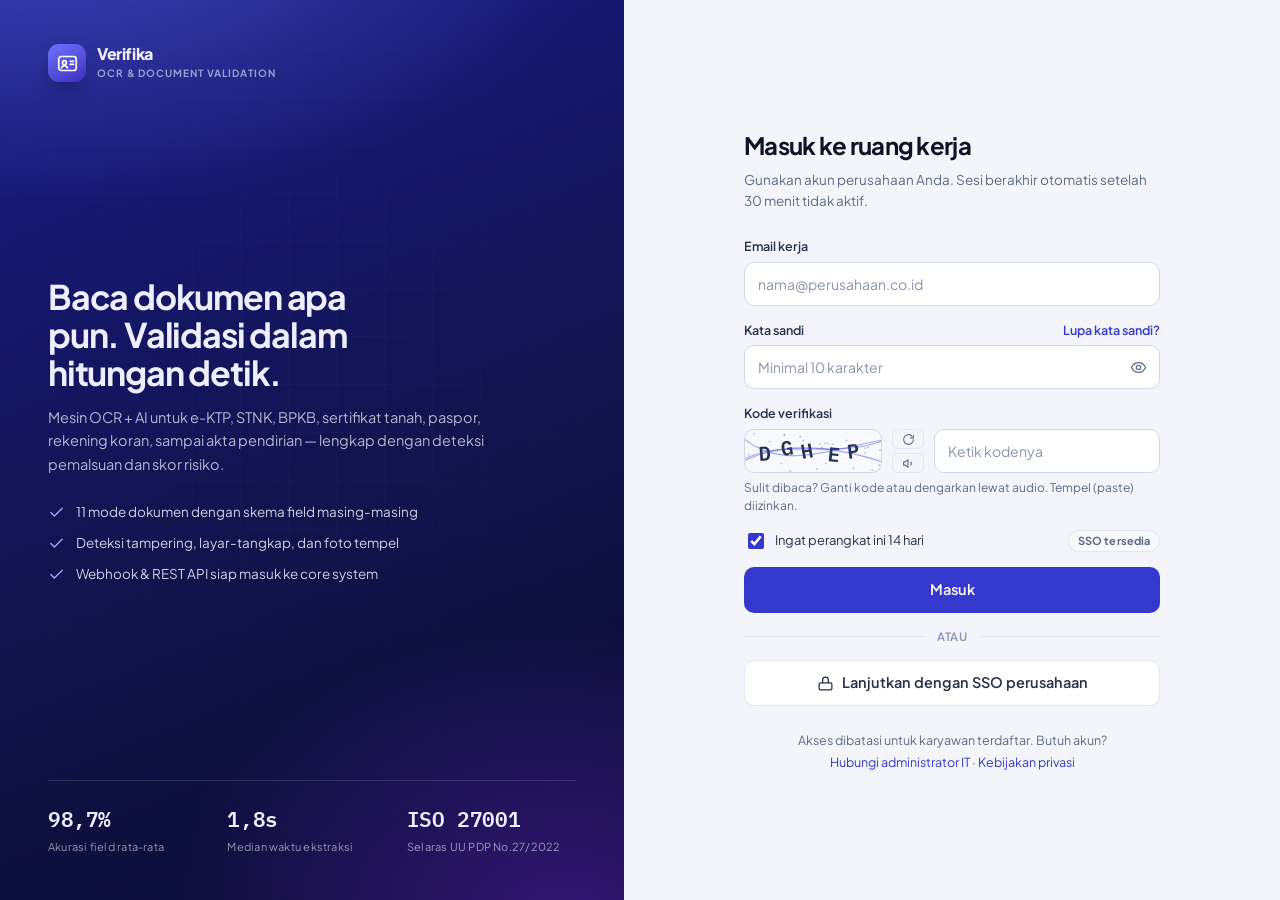
<file: index.html>
<!doctype html>
<html lang="id">
<head>
<meta charset="utf-8">
<meta name="viewport" content="width=device-width, initial-scale=1, viewport-fit=cover">
<title>Verifika — OCR & Document Validation</title>
<meta name="description" content="Prototipe aplikasi OCR & validasi dokumen: KTP, STNK, BPKB, paspor, rekening koran, dan lainnya dengan analisis risiko berbasis AI.">
<meta name="theme-color" content="#3538CD">
  <!-- Google tag (gtag.js) -->
<script async src="https://www.googletagmanager.com/gtag/js?id=G-2FT0ELELCR"></script>
<script>
  window.dataLayer = window.dataLayer || [];
  function gtag(){dataLayer.push(arguments);}
  gtag('js', new Date());

  gtag('config', 'G-2FT0ELELCR');
</script>

<!-- Favicon (path relatif agar tetap jalan di https://<user>.github.io/<repo>/) -->
<link rel="icon" href="favicon.ico" sizes="any">
<link rel="icon" href="assets/icons/favicon.svg" type="image/svg+xml">
<link rel="icon" href="assets/icons/favicon-32x32.png" type="image/png" sizes="32x32">
<link rel="icon" href="assets/icons/favicon-16x16.png" type="image/png" sizes="16x16">
<link rel="apple-touch-icon" href="assets/icons/apple-touch-icon.png">
<link rel="manifest" href="site.webmanifest">

<!-- Open Graph (pratinjau saat link dibagikan) -->
<meta property="og:title" content="Verifika — OCR & Document Validation">
<meta property="og:description" content="Prototipe aplikasi OCR & validasi dokumen: KTP, STNK, BPKB, paspor, rekening koran, dan lainnya dengan analisis risiko berbasis AI.">
<meta property="og:type" content="website">
<meta property="og:image" content="assets/icons/icon-512.png">

<link rel="preconnect" href="https://fonts.googleapis.com">
<link rel="preconnect" href="https://fonts.gstatic.com" crossorigin>
<link rel="stylesheet" href="https://fonts.googleapis.com/css2?family=Plus+Jakarta+Sans:wght@400;500;600;700;800&family=IBM+Plex+Mono:wght@400;500;600&display=swap">
<link rel="stylesheet" href="assets/css/style.css">
</head>
<body>
<!-- ======================= AUTH LAYER ======================= -->
<div id="authLayer" class="auth">
  <aside class="auth-brand">
    <div class="wordmark">
      <span class="mark" aria-hidden="true"><svg viewBox="0 0 24 24" fill="none" stroke="currentColor" stroke-width="1.9" stroke-linecap="round" stroke-linejoin="round"><rect x="2" y="4" width="20" height="16" rx="3"/><circle cx="8.5" cy="11" r="2.2"/><path d="M5 17c.7-1.7 2-2.5 3.5-2.5S11.3 15.3 12 17M15 9.5h4M15 13h4"/></svg></span>
      <span>
        <span class="wm-name">Verifika</span>
        <span class="wm-sub">OCR &amp; Document Validation</span>
      </span>
    </div>

    <div class="auth-pitch">
      <h1>Baca dokumen apa pun. Validasi dalam hitungan detik.</h1>
      <p>Mesin OCR + AI untuk e-KTP, STNK, BPKB, sertifikat tanah, paspor, rekening koran, sampai akta pendirian — lengkap dengan deteksi pemalsuan dan skor risiko.</p>
      <ul class="auth-caps">
        <li><svg viewBox="0 0 24 24" fill="none" stroke="currentColor" stroke-width="2" stroke-linecap="round" stroke-linejoin="round"><path d="M20 6 9 17l-5-5"/></svg><span>11 mode dokumen dengan skema field masing-masing</span></li>
        <li><svg viewBox="0 0 24 24" fill="none" stroke="currentColor" stroke-width="2" stroke-linecap="round" stroke-linejoin="round"><path d="M20 6 9 17l-5-5"/></svg><span>Deteksi tampering, layar-tangkap, dan foto tempel</span></li>
        <li><svg viewBox="0 0 24 24" fill="none" stroke="currentColor" stroke-width="2" stroke-linecap="round" stroke-linejoin="round"><path d="M20 6 9 17l-5-5"/></svg><span>Webhook &amp; REST API siap masuk ke core system</span></li>
      </ul>
    </div>

    <div class="auth-stats">
      <div class="auth-stat"><b>98,7%</b><span>Akurasi field rata-rata</span></div>
      <div class="auth-stat"><b>1,8s</b><span>Median waktu ekstraksi</span></div>
      <div class="auth-stat"><b>ISO 27001</b><span>Selaras UU PDP No.27/2022</span></div>
    </div>
  </aside>

  <main class="auth-panel">
    <!-- ---------- LOGIN ---------- -->
    <div class="auth-card" id="cardLogin">
      <h2>Masuk ke ruang kerja</h2>
      <p class="sub">Gunakan akun perusahaan Anda. Sesi berakhir otomatis setelah 30 menit tidak aktif.</p>

      <div id="loginError" hidden></div>

      <form class="auth-form" id="loginForm" novalidate>
        <div class="field">
          <label class="label" for="email">Email kerja</label>
          <input class="input" id="email" name="email" type="email" inputmode="email" autocomplete="username"
                 placeholder="nama@perusahaan.co.id" aria-describedby="emailErr" required>
          <p class="err" id="emailErr" hidden></p>
        </div>

        <div class="field">
          <div class="row-between">
            <label class="label" for="password">Kata sandi</label>
            <button type="button" class="label" style="color:var(--brand)" data-go="forgot">Lupa kata sandi?</button>
          </div>
          <div class="input-wrap">
            <input class="input" id="password" name="password" type="password" autocomplete="current-password"
                   placeholder="Minimal 10 karakter" aria-describedby="passErr" required>
            <button type="button" class="in-btn" id="togglePass" aria-label="Tampilkan kata sandi" aria-pressed="false">
              <svg viewBox="0 0 24 24" fill="none" stroke="currentColor" stroke-width="1.8" stroke-linecap="round" stroke-linejoin="round" width="17" height="17"><path d="M2 12s3.6-7 10-7 10 7 10 7-3.6 7-10 7-10-7-10-7Z"/><circle cx="12" cy="12" r="3"/></svg>
            </button>
          </div>
          <p class="err" id="passErr" hidden></p>
        </div>

        <div class="field">
          <label class="label" for="captcha">Kode verifikasi</label>
          <div class="cap-box">
            <div class="cap-img" id="capImg" role="img" aria-label="Kode verifikasi bergambar, gunakan tombol dengar jika sulit dibaca"></div>
            <div class="cap-tools">
              <button type="button" id="capRefresh" aria-label="Ganti kode verifikasi">
                <svg viewBox="0 0 24 24" fill="none" stroke="currentColor" stroke-width="2" stroke-linecap="round" stroke-linejoin="round"><path d="M21 12a9 9 0 1 1-3-6.7M21 4v5h-5"/></svg>
              </button>
              <button type="button" id="capAudio" aria-label="Dengarkan kode verifikasi">
                <svg viewBox="0 0 24 24" fill="none" stroke="currentColor" stroke-width="2" stroke-linecap="round" stroke-linejoin="round"><path d="M11 5 6 9H3v6h3l5 4V5Z"/><path d="M16 9a4 4 0 0 1 0 6"/></svg>
              </button>
            </div>
            <input class="input" id="captcha" name="captcha" inputmode="text" autocomplete="off" spellcheck="false"
                   maxlength="6" placeholder="Ketik kodenya" aria-describedby="capErr capHint">
          </div>
          <p class="hint" id="capHint">Sulit dibaca? Ganti kode atau dengarkan lewat audio. Tempel (paste) diizinkan.</p>
          <p class="err" id="capErr" hidden></p>
        </div>

        <div class="row-between">
          <label class="check" for="remember"><input type="checkbox" id="remember" checked> Ingat perangkat ini 14 hari</label>
          <span class="pill pill-mute">SSO tersedia</span>
        </div>

        <button class="btn btn-primary btn-lg btn-block" type="submit" id="loginSubmit">Masuk</button>

        <div class="divider-or">atau</div>
        <button class="btn btn-ghost btn-lg btn-block" type="button" id="ssoBtn">
          <svg viewBox="0 0 24 24" fill="none" stroke="currentColor" stroke-width="1.8" stroke-linecap="round" stroke-linejoin="round" width="17" height="17"><rect x="3" y="11" width="18" height="10" rx="2"/><path d="M8 11V7a4 4 0 0 1 8 0v4"/></svg>
          Lanjutkan dengan SSO perusahaan
        </button>
      </form>

      <p class="auth-foot">Akses dibatasi untuk karyawan terdaftar. Butuh akun?<br><a href="#" data-noop>Hubungi administrator IT</a> · <a href="#" data-noop>Kebijakan privasi</a></p>
    </div>

    <!-- ---------- FORGOT: REQUEST ---------- -->
    <div class="auth-card" id="cardForgot" hidden>
      <button class="back-link" data-go="login">
        <svg viewBox="0 0 24 24" fill="none" stroke="currentColor" stroke-width="2" stroke-linecap="round" stroke-linejoin="round"><path d="M19 12H5M12 19l-7-7 7-7"/></svg>
        Kembali ke halaman masuk
      </button>
      <h2>Atur ulang kata sandi</h2>
      <p class="sub">Masukkan email kerja Anda. Kami kirim kode 6 angka yang berlaku 10 menit.</p>

      <form class="auth-form" id="forgotForm" novalidate>
        <div class="field">
          <label class="label" for="fEmail">Email kerja</label>
          <input class="input" id="fEmail" type="email" inputmode="email" autocomplete="username"
                 placeholder="nama@perusahaan.co.id" aria-describedby="fEmailErr" required>
          <p class="err" id="fEmailErr" hidden></p>
        </div>
        <div class="alert alert-info">
          <svg viewBox="0 0 24 24" fill="none" stroke="currentColor" stroke-width="2" stroke-linecap="round" stroke-linejoin="round"><circle cx="12" cy="12" r="9"/><path d="M12 16v-4M12 8h.01"/></svg>
          <span>Untuk akun yang terhubung SSO, atur ulang kata sandi dilakukan di penyedia identitas perusahaan.</span>
        </div>
        <button class="btn btn-primary btn-lg btn-block" type="submit">Kirim kode verifikasi</button>
      </form>
    </div>

    <!-- ---------- FORGOT: OTP ---------- -->
    <div class="auth-card" id="cardOtp" hidden>
      <button class="back-link" data-go="forgot">
        <svg viewBox="0 0 24 24" fill="none" stroke="currentColor" stroke-width="2" stroke-linecap="round" stroke-linejoin="round"><path d="M19 12H5M12 19l-7-7 7-7"/></svg>
        Ganti email
      </button>
      <h2>Masukkan kode 6 angka</h2>
      <p class="sub">Kode dikirim ke <b id="otpTarget" class="mono">nama@perusahaan.co.id</b>.</p>

      <form class="auth-form" id="otpForm" novalidate>
        <div class="field">
          <label class="label" for="otp1">Kode verifikasi</label>
          <div class="otp-row" id="otpRow">
            <input id="otp1" inputmode="numeric" maxlength="1" aria-label="Angka 1"><input inputmode="numeric" maxlength="1" aria-label="Angka 2"><input inputmode="numeric" maxlength="1" aria-label="Angka 3"><input inputmode="numeric" maxlength="1" aria-label="Angka 4"><input inputmode="numeric" maxlength="1" aria-label="Angka 5"><input inputmode="numeric" maxlength="1" aria-label="Angka 6">
          </div>
          <p class="hint">Berlaku <span class="mono" id="otpTimer">09:57</span>. Belum masuk? <button type="button" style="color:var(--brand);font-weight:600" id="otpResend">Kirim ulang</button></p>
        </div>
        <button class="btn btn-primary btn-lg btn-block" type="submit">Verifikasi dan lanjutkan</button>
      </form>
    </div>
  </main>
</div>
<!-- ======================= APP LAYER ======================= -->
<div id="appLayer" class="app" hidden>
  <aside class="rail">
    <div class="rail-brand">
      <span class="mark" aria-hidden="true"><svg viewBox="0 0 24 24" fill="none" stroke="currentColor" stroke-width="1.9" stroke-linecap="round" stroke-linejoin="round"><rect x="2" y="4" width="20" height="16" rx="3"/><circle cx="8.5" cy="11" r="2.2"/><path d="M5 17c.7-1.7 2-2.5 3.5-2.5S11.3 15.3 12 17M15 9.5h4M15 13h4"/></svg></span>
      <span>
        <span class="wm-name">Verifika</span>
        <span class="wm-sub">OCR &amp; Validation</span>
      </span>
    </div>

    <p class="eyebrow nav-group">Ruang kerja</p>
    <button class="nav-item" data-view="dashboard" aria-current="page">
      <svg viewBox="0 0 24 24" fill="none" stroke="currentColor" stroke-width="1.8" stroke-linecap="round" stroke-linejoin="round"><rect x="3" y="3" width="7.5" height="8" rx="1.6"/><rect x="13.5" y="3" width="7.5" height="5" rx="1.6"/><rect x="3" y="14" width="7.5" height="7" rx="1.6"/><rect x="13.5" y="11" width="7.5" height="10" rx="1.6"/></svg>
      <span>Dashboard</span>
    </button>
    <button class="nav-item" data-view="modes">
      <svg viewBox="0 0 24 24" fill="none" stroke="currentColor" stroke-width="1.8" stroke-linecap="round" stroke-linejoin="round"><path d="M4 7h16M4 12h16M4 17h10"/><circle cx="18.5" cy="17" r="2.5"/></svg>
      <span>Mode dokumen</span>
      <span class="nav-count">11</span>
    </button>
    <button class="nav-item" data-view="scan">
      <svg viewBox="0 0 24 24" fill="none" stroke="currentColor" stroke-width="1.8" stroke-linecap="round" stroke-linejoin="round"><path d="M3 8V5.5A2.5 2.5 0 0 1 5.5 3H8M16 3h2.5A2.5 2.5 0 0 1 21 5.5V8M21 16v2.5A2.5 2.5 0 0 1 18.5 21H16M8 21H5.5A2.5 2.5 0 0 1 3 18.5V16M7 12h10"/></svg>
      <span>Pindai dokumen</span>
    </button>
    <button class="nav-item" data-view="batch">
      <svg viewBox="0 0 24 24" fill="none" stroke="currentColor" stroke-width="1.8" stroke-linecap="round" stroke-linejoin="round"><path d="M4 6h16M4 12h16M4 18h16"/><path d="M8.5 3.5 10 5l1.5-1.5"/></svg>
      <span>Unggah massal</span>
      <span class="nav-count">42</span>
    </button>
    <button class="nav-item" data-view="history">
      <svg viewBox="0 0 24 24" fill="none" stroke="currentColor" stroke-width="1.8" stroke-linecap="round" stroke-linejoin="round"><circle cx="12" cy="12" r="9"/><path d="M12 7.5V12l3 2"/></svg>
      <span>Riwayat validasi</span>
    </button>

    <p class="eyebrow nav-group">Pengaturan</p>
    <button class="nav-item" data-view="rules">
      <svg viewBox="0 0 24 24" fill="none" stroke="currentColor" stroke-width="1.8" stroke-linecap="round" stroke-linejoin="round"><path d="M4 7h10M18 7h2M4 17h4M12 17h8"/><circle cx="16" cy="7" r="2"/><circle cx="10" cy="17" r="2"/></svg>
      <span>Aturan validasi</span>
    </button>
    <button class="nav-item" data-view="api">
      <svg viewBox="0 0 24 24" fill="none" stroke="currentColor" stroke-width="1.8" stroke-linecap="round" stroke-linejoin="round"><path d="m8 16-4-4 4-4M16 8l4 4-4 4M13.5 5l-3 14"/></svg>
      <span>Integrasi &amp; API</span>
    </button>

    <div class="rail-foot">
      <div class="usage">
        <div class="row-between"><span class="eyebrow">Kuota bulan ini</span><span class="mono" style="font-size:11px;color:var(--muted)">68%</span></div>
        <div class="usage-bar"><i style="width:68%"></i></div>
        <p style="font-size:11.5px;color:var(--muted)"><b class="mono" style="color:var(--ink)">13.640</b> dari 20.000 halaman</p>
      </div>
      <button class="nav-item" style="margin-top:6px" data-logout>
        <svg viewBox="0 0 24 24" fill="none" stroke="currentColor" stroke-width="1.8" stroke-linecap="round" stroke-linejoin="round"><path d="M15 17l5-5-5-5M20 12H9M12 21H6a2 2 0 0 1-2-2V5a2 2 0 0 1 2-2h6"/></svg>
        <span>Keluar</span>
      </button>
    </div>
  </aside>

  <div class="main">
    <header class="topbar">
      <div class="topbar-ctx">
        <span class="eyebrow" id="ctxEyebrow" hidden></span>
        <h2 id="ctxTitle">Dashboard</h2>
      </div>
      <div class="topbar-tools">
        <div class="pop-wrap">
          <button class="icon-btn" id="notifBtn" aria-label="Notifikasi" aria-expanded="false" aria-haspopup="true" style="position:relative">
            <svg viewBox="0 0 24 24" fill="none" stroke="currentColor" stroke-width="1.8" stroke-linecap="round" stroke-linejoin="round"><path d="M18 8a6 6 0 1 0-12 0c0 6-2 7-2 7h16s-2-1-2-7M10.5 19.5a2 2 0 0 0 3 0"/></svg>
            <span class="badge" id="notifBadge">3</span>
          </button>
          <div class="pop" id="notifPop" hidden role="dialog" aria-label="Daftar notifikasi">
            <div class="pop-head">
              <h3>Notifikasi</h3>
              <button type="button" id="notifReadAll">Tandai semua dibaca</button>
            </div>
            <div class="pop-list" id="notifList"></div>
            <div class="pop-foot"><button type="button" id="notifAll">Lihat semua notifikasi</button></div>
          </div>
        </div>

        <div class="pop-wrap">
          <button class="avatar" id="profileBtn" aria-expanded="false" aria-haspopup="true">
            <i aria-hidden="true">MA</i>
            <span>M. Alfian<small>Analis Verifikasi · PKP</small></span>
            <svg viewBox="0 0 24 24" fill="none" stroke="currentColor" stroke-width="2.2" stroke-linecap="round" stroke-linejoin="round"><path d="m6 9 6 6 6-6"/></svg>
          </button>
          <div class="pop" id="profilePop" hidden style="width:262px" role="menu" aria-label="Menu akun">
            <div class="pop-user">
              <i aria-hidden="true">MA</i>
              <span style="min-width:0">
                <b>Muhammad Alfian</b>
                <small>muhammad.alfian@pkp.co.id</small>
              </span>
            </div>
            <div class="pop-menu">
              <button class="pop-mi" role="menuitem" id="miProfile">
                <svg viewBox="0 0 24 24" fill="none" stroke="currentColor" stroke-width="1.8" stroke-linecap="round" stroke-linejoin="round"><circle cx="12" cy="8.5" r="3.6"/><path d="M4.5 20c0-3.6 3.3-5.8 7.5-5.8s7.5 2.2 7.5 5.8"/></svg>
                <span>Profile</span>
              </button>
              <div class="pop-sep"></div>
              <button class="pop-mi danger" role="menuitem" data-logout>
                <svg viewBox="0 0 24 24" fill="none" stroke="currentColor" stroke-width="1.8" stroke-linecap="round" stroke-linejoin="round"><path d="M15 17l5-5-5-5M20 12H9M12 21H6a2 2 0 0 1-2-2V5a2 2 0 0 1 2-2h6"/></svg>
                <span>Logout</span>
              </button>
            </div>
          </div>
        </div>
      </div>
    </header>

    <div class="route-bar" id="routeBar" aria-hidden="true"><i></i></div>
    <div class="page" id="pageSkel" hidden aria-hidden="true"></div>

    <!-- ---------- DASHBOARD ---------- -->
    <section class="view page dash" id="view-dashboard">
      <div class="page-head">
        <div>
          <h1>Dashboard</h1>
          <p>Ringkasan 30 hari terakhir. Angka di bawah adalah data contoh untuk memperlihatkan tampilan saat sistem berjalan.</p>
        </div>
        <button class="btn btn-primary" data-view="modes">
          <svg viewBox="0 0 24 24" fill="none" stroke="currentColor" stroke-width="2" stroke-linecap="round" stroke-linejoin="round" width="16" height="16"><path d="M12 5v14M5 12h14"/></svg>
          Pindai dokumen baru
        </button>
      </div>

      <div class="grid g-4 dash-kpi">
        <div class="kpi">
          <div class="kpi-top"><span class="eyebrow">Dokumen diproses</span>
            <span class="kpi-ico"><svg viewBox="0 0 24 24" fill="none" stroke="currentColor" stroke-width="1.8" stroke-linecap="round" stroke-linejoin="round"><path d="M14 3v5h5"/><path d="M19 8v11a2 2 0 0 1-2 2H7a2 2 0 0 1-2-2V5a2 2 0 0 1 2-2h7Z"/></svg></span>
          </div>
          <div class="kpi-val">13.640</div>
          <div class="kpi-foot"><span class="trend trend-up"><svg viewBox="0 0 24 24" fill="none" stroke="currentColor" stroke-width="2.4" stroke-linecap="round" stroke-linejoin="round"><path d="m5 15 7-7 7 7"/></svg>18,2%</span> vs 30 hari sebelumnya</div>
        </div>
        <div class="kpi">
          <div class="kpi-top"><span class="eyebrow">Akurasi field</span>
            <span class="kpi-ico"><svg viewBox="0 0 24 24" fill="none" stroke="currentColor" stroke-width="1.8" stroke-linecap="round" stroke-linejoin="round"><path d="M20 6 9 17l-5-5"/></svg></span>
          </div>
          <div class="kpi-val">98,7<small>%</small></div>
          <div class="kpi-foot"><span class="trend trend-up"><svg viewBox="0 0 24 24" fill="none" stroke="currentColor" stroke-width="2.4" stroke-linecap="round" stroke-linejoin="round"><path d="m5 15 7-7 7 7"/></svg>0,4 pt</span> setelah model v4.2</div>
        </div>
        <div class="kpi">
          <div class="kpi-top"><span class="eyebrow">Perlu tinjau manual</span>
            <span class="kpi-ico"><svg viewBox="0 0 24 24" fill="none" stroke="currentColor" stroke-width="1.8" stroke-linecap="round" stroke-linejoin="round"><path d="M12 9v4M12 17h.01"/><path d="M10.3 3.9 2.6 17.2A1.8 1.8 0 0 0 4.2 20h15.6a1.8 1.8 0 0 0 1.6-2.8L13.7 3.9a1.8 1.8 0 0 0-3.4 0Z"/></svg></span>
          </div>
          <div class="kpi-val">312</div>
          <div class="kpi-foot"><span class="trend trend-down"><svg viewBox="0 0 24 24" fill="none" stroke="currentColor" stroke-width="2.4" stroke-linecap="round" stroke-linejoin="round"><path d="m19 9-7 7-7-7"/></svg>6,1%</span> 2,3% dari total</div>
        </div>
        <div class="kpi">
          <div class="kpi-top"><span class="eyebrow">Indikasi pemalsuan</span>
            <span class="kpi-ico" style="background:var(--bad-soft);color:var(--bad);border-color:var(--bad-line)"><svg viewBox="0 0 24 24" fill="none" stroke="currentColor" stroke-width="1.8" stroke-linecap="round" stroke-linejoin="round"><path d="M12 3l8 4v5c0 5-3.4 8.3-8 9-4.6-.7-8-4-8-9V7l8-4Z"/><path d="m9.5 12 1.8 1.8 3.5-3.5"/></svg></span>
          </div>
          <div class="kpi-val">47</div>
          <div class="kpi-foot"><span class="pill pill-bad">Ditahan</span> 0,34% dari total</div>
        </div>
      </div>

      <div class="dash-body">
        <div class="card dash-chart">
          <div class="card-head">
            <div><h3 class="card-title">Volume pemrosesan harian</h3><p class="card-sub">Tervalidasi vs. yang perlu ditinjau, 14 hari terakhir</p></div>
            <span class="pill pill-brand">14 hari</span>
          </div>
          <div class="chart-legend">
            <span><i style="background:var(--brand)"></i>Tervalidasi</span>
            <span><i style="background:var(--warn)"></i>Perlu tinjau</span>
          </div>
          <div class="chart-wrap"><div id="volChart"></div><div class="chart-tip" id="volTip" role="status"></div></div>
        </div>

        <div class="card dash-dist">
          <div class="card-head">
            <div><h3 class="card-title">Distribusi per jenis dokumen</h3><p class="card-sub">Lima mode teratas bulan ini</p></div>
          </div>
          <div class="bar-list" id="modeBars"></div>
        </div>

        <div class="card dash-act">
          <div class="card-head">
            <div><h3 class="card-title">Aktivitas terbaru</h3><p class="card-sub" id="actSub">Empat pemrosesan terakhir di tim Anda</p></div>
            <button class="btn btn-ghost btn-sm" data-view="history">Lihat semua</button>
          </div>
          <div class="act-list" id="actList"></div>
          <div class="pager">
            <span class="pager-info" id="actInfo">1–4 dari 10</span>
            <button class="pager-btn" id="actPrev" aria-label="Aktivitas sebelumnya" disabled>
              <svg viewBox="0 0 24 24" fill="none" stroke="currentColor" stroke-width="2.2" stroke-linecap="round" stroke-linejoin="round"><path d="m15 6-6 6 6 6"/></svg>
            </button>
            <button class="pager-btn" id="actNext" aria-label="Aktivitas berikutnya">
              <svg viewBox="0 0 24 24" fill="none" stroke="currentColor" stroke-width="2.2" stroke-linecap="round" stroke-linejoin="round"><path d="m9 6 6 6-6 6"/></svg>
            </button>
          </div>
        </div>

        <div class="card dash-ai">
          <div class="card-head"><div><h3 class="card-title">Kesehatan model AI</h3><p class="card-sub">Pemantauan mingguan per kemampuan</p></div></div>
          <div class="bar-list">
            <div class="bar-row"><span class="bl">Deteksi tampering</span><span class="bv">99,1%</span><span class="bar-track"><i style="width:99%;background:var(--ok)"></i></span></div>
            <div class="bar-row"><span class="bl">Parsing MRZ paspor</span><span class="bv">99,6%</span><span class="bar-track"><i style="width:99.6%;background:var(--ok)"></i></span></div>
            <div class="bar-row"><span class="bl">Tabel rekening koran</span><span class="bv">96,2%</span><span class="bar-track"><i style="width:96%;background:var(--brand)"></i></span></div>
            <div class="bar-row"><span class="bl">Tulisan tangan akta</span><span class="bv">88,4%</span><span class="bar-track"><i style="width:88%;background:var(--warn)"></i></span></div>
          </div>
          <div class="stat-strip">
            <div><span class="eyebrow">Model aktif</span><b>v4.2.1</b></div>
            <div><span class="eyebrow">Latensi p95</span><b>2,4s</b></div>
            <div><span class="eyebrow">Uptime 30h</span><b>99,98%</b></div>
          </div>
        </div>
      </div>
    </section>

    <!-- ---------- MODE PICKER ---------- -->
    <section class="view page" id="view-modes" hidden>
      <div class="page-head">
        <div>
          <h1>Pilih mode dokumen</h1>
          <p>Setiap mode punya skema field, aturan validasi, dan kemampuan AI sendiri. Pilih satu untuk mulai memindai.</p>
        </div>
        <div style="display:flex;gap:8px;flex-wrap:wrap">
          <button class="btn btn-ghost" data-view="batch">
            <svg viewBox="0 0 24 24" fill="none" stroke="currentColor" stroke-width="1.9" stroke-linecap="round" stroke-linejoin="round" width="16" height="16"><path d="M4 7h16M4 12h16M4 17h16"/></svg>
            Unggah massal
          </button>
          <button class="btn btn-ai" data-noop>
            <svg viewBox="0 0 24 24" fill="none" stroke="currentColor" stroke-width="1.9" stroke-linecap="round" stroke-linejoin="round" width="16" height="16"><path d="M12 3l1.9 4.6L18.5 9.5l-4.6 1.9L12 16l-1.9-4.6L5.5 9.5l4.6-1.9L12 3Z"/><path d="M18 16l.9 2.1 2.1.9-2.1.9-.9 2.1-.9-2.1-2.1-.9 2.1-.9L18 16Z"/></svg>
            Deteksi jenis otomatis
          </button>
        </div>
      </div>
      <div class="mode-grid" id="modeGrid"></div>
    </section>

    <!-- ---------- SCAN FLOW ---------- -->
    <section class="view page" id="view-scan" hidden>
      <div class="page-head">
        <div>
          <span class="eyebrow" id="scanEyebrow">Mode aktif</span>
          <h1 id="scanTitle">Validasi KTP</h1>
          <p id="scanDesc">Unggah foto dokumen, periksa hasil baca, lalu validasi datanya.</p>
        </div>
        <button class="btn btn-ghost" data-view="modes">
          <svg viewBox="0 0 24 24" fill="none" stroke="currentColor" stroke-width="2" stroke-linecap="round" stroke-linejoin="round" width="16" height="16"><path d="M19 12H5M12 19l-7-7 7-7"/></svg>
          Ganti mode
        </button>
      </div>

      <div class="stepper" id="stepper">
        <div class="step now" data-step="1"><span class="step-dot">1</span><span class="step-label">Unggah gambar</span></div>
        <span class="step-line" data-line="1"></span>
        <div class="step" data-step="2"><span class="step-dot">2</span><span class="step-label">Pratinjau &amp; proses</span></div>
        <span class="step-line" data-line="2"></span>
        <div class="step" data-step="3"><span class="step-dot">3</span><span class="step-label">Hasil ekstraksi</span></div>
      </div>

      <!-- STEP 1 -->
      <div id="step1" class="card card-pad">
        <div style="margin-bottom:14px">
          <h3 class="card-title" id="uploadTitle">Unggah foto KTP</h3>
          <p class="card-sub" id="uploadHint">Pastikan seluruh bagian dokumen terlihat jelas dan tidak terpotong.</p>
        </div>
        <div class="drop" id="drop" tabindex="0" role="button" aria-label="Pilih berkas dokumen untuk diunggah">
          <span class="drop-ico" aria-hidden="true"><svg viewBox="0 0 24 24" fill="none" stroke="currentColor" stroke-width="1.7" stroke-linecap="round" stroke-linejoin="round"><path d="M12 16V8m0 0-3 3m3-3 3 3"/><path d="M20 16.5A3.5 3.5 0 0 0 18 10h-.7A6 6 0 1 0 6 14.5"/></svg></span>
          <h3>Tarik dan lepas berkas di sini</h3>
          <p>atau pilih berkas dari perangkat Anda</p>
          <span class="btn btn-primary">Pilih berkas</span>
          <p class="meta" id="dropMeta">JPG, PNG atau PDF · Maksimal 10 MB per berkas</p>
        </div>
        <div class="tipbar">
          <svg viewBox="0 0 24 24" fill="none" stroke="currentColor" stroke-width="2" stroke-linecap="round" stroke-linejoin="round"><path d="M12 3v1M12 20v1M4.9 4.9l.7.7M18.4 18.4l.7.7M3 12h1M20 12h1M4.9 19.1l.7-.7M18.4 5.6l.7-.7"/><circle cx="12" cy="12" r="4"/></svg>
          <span id="tipText">Gunakan pencahayaan merata, hindari pantulan, dan posisikan dokumen mendatar.</span>
        </div>
      </div>

      <!-- STEP 2 -->
      <div id="step2" hidden>
        <div class="split">
          <div class="card">
            <div class="card-head">
              <div><h3 class="card-title">Pratinjau gambar</h3><p class="card-sub mono" id="fileMeta">ktp_raka_pratama.jpg · 1,8 MB</p></div>
              <button class="btn btn-ghost btn-sm" data-goto-step="1">
                <svg viewBox="0 0 24 24" fill="none" stroke="currentColor" stroke-width="2" stroke-linecap="round" stroke-linejoin="round" width="14" height="14"><path d="M12 16V8m0 0-3 3m3-3 3 3"/><path d="M4 18v1a2 2 0 0 0 2 2h12a2 2 0 0 0 2-2v-1"/></svg>
                Ganti gambar
              </button>
            </div>
            <div class="preview">
              <div class="preview-frame" id="previewFrame">
                <div id="docMockHost" style="width:100%;height:100%"></div>
                <span class="scan-band" aria-hidden="true"></span>
                <span class="scan-grid" aria-hidden="true"></span>
                <span class="scan-corner tl" aria-hidden="true"></span>
                <span class="scan-corner tr" aria-hidden="true"></span>
                <span class="scan-corner bl" aria-hidden="true"></span>
                <span class="scan-corner br" aria-hidden="true"></span>
                <span class="scan-chip" aria-hidden="true"><i></i>Memindai dokumen…</span>
              </div>
            </div>
            <div class="preview-foot">
              <span><span class="dot-ok"></span>Gambar tajam · Semua sudut terdeteksi</span>
              <span class="mono">1920 × 1200 px · 300 dpi</span>
            </div>
          </div>

          <div class="ai-card" id="aiSetupCard">
            <div class="ai-head">
              <span class="ai-badge" aria-hidden="true"><svg viewBox="0 0 24 24" fill="none" stroke="currentColor" stroke-width="1.8" stroke-linecap="round" stroke-linejoin="round"><path d="M12 3l1.9 4.6L18.5 9.5l-4.6 1.9L12 16l-1.9-4.6L5.5 9.5l4.6-1.9L12 3Z"/></svg></span>
              <div><h3>Kemampuan AI untuk mode ini</h3><p>Nyalakan yang Anda perlukan sebelum ekstraksi dijalankan.</p></div>
            </div>
            <div class="ai-features" id="aiFeatureList"></div>
            <div class="ai-actions">
              <button class="btn btn-primary" id="runExtract" style="flex:1 1 160px">
                <svg viewBox="0 0 24 24" fill="none" stroke="currentColor" stroke-width="2" stroke-linecap="round" stroke-linejoin="round" width="16" height="16"><path d="M3 8V5.5A2.5 2.5 0 0 1 5.5 3H8M16 3h2.5A2.5 2.5 0 0 1 21 5.5V8M21 16v2.5A2.5 2.5 0 0 1 18.5 21H16M8 21H5.5A2.5 2.5 0 0 1 3 18.5V16M7 12h10"/></svg>
                Mulai ekstraksi
              </button>
              <button class="btn btn-ghost" data-goto-step="1">Unggah ulang</button>
            </div>
          </div>

          <!-- PROCESSING -->
          <div id="stepProc" class="card" hidden>
            <div class="proc">
              <div class="proc-ring">
                <svg viewBox="0 0 74 74" aria-hidden="true">
                  <circle cx="37" cy="37" r="31" fill="none" stroke="var(--line)" stroke-width="7"/>
                  <circle id="procArc" cx="37" cy="37" r="31" fill="none" stroke="var(--brand)" stroke-width="7" stroke-linecap="round" stroke-dasharray="195" stroke-dashoffset="195"/>
                </svg>
                <b id="procPct">0%</b>
              </div>
              <div>
                <h3 id="procTitle">Mengekstraksi dokumen…</h3>
                <p>Gambar diperbaiki dulu, baru dibaca OCR, lalu diperiksa mesin AI. Jangan tutup halaman ini.</p>
              </div>
              <ul class="proc-steps" id="procSteps"></ul>
            </div>
          </div>

        </div>
      </div>

      <!-- STEP 3 -->
      <div id="step3" hidden>
        <div class="split">
          <div style="display:flex;flex-direction:column;gap:16px">
            <div class="card">
              <div class="card-head">
                <div>
                  <h3 class="card-title">Hasil ekstraksi</h3>
                  <p class="card-sub">Angka di kolom kiri adalah keyakinan OCR per field. Field di bawah 90% ditandai untuk ditinjau.</p>
                </div>
                <div style="text-align:right;flex:none">
                  <div class="conf-head"><span class="conf-big" id="confBig">98,7%</span></div>
                  <span class="eyebrow">Keyakinan rata-rata</span>
                </div>
              </div>
              <div class="verdict" id="verdict">
                <span class="verdict-ico" aria-hidden="true"><svg viewBox="0 0 24 24" fill="none" stroke="currentColor" stroke-width="2.4" stroke-linecap="round" stroke-linejoin="round"><path d="M20 6 9 17l-5-5"/></svg></span>
                <div><b id="verdictTitle">Identitas terverifikasi</b><p id="verdictText">NIK dan nama sesuai format e-KTP Dukcapil. Tidak ada tanda manipulasi gambar.</p></div>
              </div>
              <div class="ledger" id="ledger"></div>
              <div class="ai-actions" style="border-top:1px solid var(--line)">
                <button class="btn btn-ghost btn-sm" id="editData">
                  <svg viewBox="0 0 24 24" fill="none" stroke="currentColor" stroke-width="2" stroke-linecap="round" stroke-linejoin="round" width="14" height="14"><path d="M4 20h4L19 9a2.5 2.5 0 0 0-3.5-3.5L4 16v4Z"/></svg>
                  Ubah data
                </button>
                <button class="btn btn-ghost btn-sm" id="copyData">
                  <svg viewBox="0 0 24 24" fill="none" stroke="currentColor" stroke-width="2" stroke-linecap="round" stroke-linejoin="round" width="14" height="14"><rect x="9" y="9" width="11" height="11" rx="2"/><path d="M5 15V5a2 2 0 0 1 2-2h8"/></svg>
                  Salin data
                </button>
                <button class="btn btn-ghost btn-sm" id="jsonBtn">
                  <svg viewBox="0 0 24 24" fill="none" stroke="currentColor" stroke-width="2" stroke-linecap="round" stroke-linejoin="round" width="14" height="14"><path d="m8 8-4 4 4 4M16 8l4 4-4 4"/></svg>
                  Lihat JSON
                </button>
                <button class="btn btn-primary btn-sm" id="pushBtn" style="margin-left:auto">Kirim ke core system</button>
              </div>
            </div>

            <div class="card" id="jsonCard" hidden>
              <div class="card-head"><div><h3 class="card-title">Payload API</h3><p class="card-sub">Bentuk respons yang dikirim ke endpoint webhook Anda</p></div>
                <button class="btn btn-ghost btn-sm" id="jsonClose">Tutup</button>
              </div>
              <pre class="mono" id="jsonBody" style="margin:0;padding:16px 18px;font-size:11.5px;line-height:1.7;overflow-x:auto;color:var(--ink-2)"></pre>
            </div>
          </div>

          <div style="display:flex;flex-direction:column;gap:16px">
            <div class="ai-card">
              <div class="ai-head">
                <span class="ai-badge" aria-hidden="true"><svg viewBox="0 0 24 24" fill="none" stroke="currentColor" stroke-width="1.8" stroke-linecap="round" stroke-linejoin="round"><path d="M12 3l1.9 4.6L18.5 9.5l-4.6 1.9L12 16l-1.9-4.6L5.5 9.5l4.6-1.9L12 3Z"/></svg></span>
                <div><h3>Analisis AI</h3><p id="aiSubtitle">Temuan otomatis untuk dokumen ini</p></div>
              </div>
              <div class="risk">
                <div class="gauge">
                  <svg viewBox="0 0 80 80" aria-hidden="true">
                    <circle cx="40" cy="40" r="33" fill="none" stroke="var(--line)" stroke-width="9"/>
                    <circle id="gaugeArc" cx="40" cy="40" r="33" fill="none" stroke="var(--ok)" stroke-width="9" stroke-linecap="round" stroke-dasharray="207" stroke-dashoffset="181"/>
                  </svg>
                  <span class="gauge-val" id="gaugeVal">12</span>
                </div>
                <div class="risk-body">
                  <b id="riskLabel">Risiko rendah</b>
                  <p id="riskText">Skor 0–100. Dihitung dari keaslian dokumen, konsistensi antar-field, dan riwayat pengajuan.</p>
                </div>
              </div>
              <div class="findings" id="findings"></div>
            </div>

            <div class="card">
              <div class="card-head"><div><h3 class="card-title">Jejak audit</h3><p class="card-sub">Tercatat otomatis untuk kebutuhan kepatuhan</p></div></div>
              <div class="act-list" id="auditList"></div>
            </div>
          </div>
        </div>
      </div>
    </section>

    <!-- ---------- PROFILE ---------- -->
    <section class="view page" id="view-profile" hidden>
      <div class="page-head">
        <div>
          <h1 id="profTitle">Profil Saya</h1>
          <p id="profSub">Kelola informasi akun dan foto profil Anda</p>
        </div>
        <div class="segmented" id="profTabs" role="tablist" aria-label="Bagian profil">
          <button class="seg" role="tab" data-ptab="profile" aria-pressed="true">Profile</button>
          <button class="seg" role="tab" data-ptab="security" aria-pressed="false">Security</button>
          <button class="seg" role="tab" data-ptab="notification" aria-pressed="false">Notification</button>
        </div>
      </div>

      <!-- TAB: PROFILE -->
      <div id="ptab-profile" class="prof-grid">
        <div class="card">
          <div class="card-head"><div><h3 class="card-title">Foto Profile</h3></div></div>
          <div class="av-wrap">
            <span class="av-big">
              <i aria-hidden="true">MA</i>
              <button class="av-cam" id="avCam" aria-label="Ganti foto profil">
                <svg viewBox="0 0 24 24" fill="none" stroke="currentColor" stroke-width="1.9" stroke-linecap="round" stroke-linejoin="round"><path d="M3 9.5A2 2 0 0 1 5 7.5h1.6l1-1.7h4.8l1 1.7H19a2 2 0 0 1 2 2v7a2 2 0 0 1-2 2H5a2 2 0 0 1-2-2v-7Z"/><circle cx="12" cy="13" r="3.1"/></svg>
              </button>
            </span>
            <button class="btn btn-ghost btn-sm" id="uploadPhoto" style="color:var(--brand);border-color:var(--brand-line);background:var(--brand-soft)">Unggah Foto</button>
            <p class="meta">Format: JPG, PNG · Maks. 2 MB</p>
          </div>
          <div class="info-list">
            <div class="info-row">
              <svg viewBox="0 0 24 24" fill="none" stroke="var(--ok)" stroke-width="1.9" stroke-linecap="round" stroke-linejoin="round"><circle cx="12" cy="12" r="9"/><path d="m8.5 12.2 2.2 2.2 4.3-4.6"/></svg>
              <span><b>Status Login</b><span>Aktif sejak 12 Jan 2026</span></span>
            </div>
            <div class="info-row">
              <svg viewBox="0 0 24 24" fill="none" stroke="var(--brand)" stroke-width="1.9" stroke-linecap="round" stroke-linejoin="round"><path d="M12 3l8 4v5c0 5-3.4 8.3-8 9-4.6-.7-8-4-8-9V7l8-4Z"/></svg>
              <span><b>Keamanan 2FA</b><span>Sesi dienkripsi</span></span>
            </div>
            <div class="info-row">
              <svg viewBox="0 0 24 24" fill="none" stroke="var(--muted)" stroke-width="1.9" stroke-linecap="round" stroke-linejoin="round"><circle cx="12" cy="12" r="9"/><path d="M12 7.5V12l3 2"/></svg>
              <span><b>Terakhir Login</b><span>Hari ini, 08:32 WIB</span></span>
            </div>
          </div>
        </div>

        <div class="card">
          <div class="card-head"><div><h3 class="card-title">Informasi Pribadi</h3></div></div>
          <form class="form-grid" id="profForm" novalidate>
            <div class="field">
              <label class="label" for="pfName">Nama Lengkap <span style="color:var(--bad)">*</span></label>
              <input class="input" id="pfName" value="Muhammad Alfian" autocomplete="name">
            </div>
            <div class="field">
              <label class="label" for="pfEmail">Email <span style="color:var(--bad)">*</span></label>
              <div class="input-wrap">
                <input class="input" id="pfEmail" type="email" value="muhammad.alfian@pkp.co.id" autocomplete="email">
                <span class="in-btn" aria-hidden="true" style="color:var(--ok);pointer-events:none">
                  <svg viewBox="0 0 24 24" fill="none" stroke="currentColor" stroke-width="2.4" stroke-linecap="round" stroke-linejoin="round" width="16" height="16"><path d="M20 6 9 17l-5-5"/></svg>
                </span>
              </div>
              <span class="ok-note">Email terverifikasi</span>
            </div>
            <div class="field span2">
              <label class="label" for="pfPhone">Nomor Telepon <span style="color:var(--bad)">*</span></label>
              <input class="input" id="pfPhone" type="tel" value="+62 812-3456-7890" autocomplete="tel">
            </div>
            <div class="field span2">
              <label class="label" for="pfAddr">Alamat</label>
              <textarea class="input" id="pfAddr" placeholder="Masukkan alamat lengkap"></textarea>
            </div>
          </form>
          <div class="card-foot">
            <button class="btn btn-primary" id="saveProfile">
              <svg viewBox="0 0 24 24" fill="none" stroke="currentColor" stroke-width="1.9" stroke-linecap="round" stroke-linejoin="round" width="16" height="16"><path d="M5 4h11l3 3v13H5V4Z"/><path d="M9 4v5h6M8.5 14.5h7"/></svg>
              Simpan Perubahan
            </button>
          </div>
        </div>
      </div>

      <!-- TAB: SECURITY -->
      <div id="ptab-security" class="prof-grid wide" hidden>
        <div class="card">
          <div class="card-head">
            <div><h3 class="card-title">Riwayat Login</h3><p class="card-sub">Empat sesi terakhir pada akun ini</p></div>
            <span class="kpi-ico" aria-hidden="true"><svg viewBox="0 0 24 24" fill="none" stroke="currentColor" stroke-width="1.8" stroke-linecap="round" stroke-linejoin="round"><circle cx="12" cy="12" r="9"/><path d="M12 7.5V12l3 2"/></svg></span>
          </div>
          <div class="table-scroll">
            <table style="min-width:440px">
              <thead><tr><th>Tanggal</th><th>Perangkat</th><th>Lokasi</th><th style="text-align:right">Status</th></tr></thead>
              <tbody>
                <tr><td class="mono" style="font-size:12px">Hari ini, 08:32</td><td>Chrome / MacOS</td><td>Jakarta, ID</td><td><span class="status-cell"><span class="pill pill-ok">Aktif</span></span></td></tr>
                <tr><td class="mono" style="font-size:12px">Kemarin, 17:14</td><td>Firefox / Windows</td><td>Bandung, ID</td><td><span class="status-cell"><span class="pill pill-mute">Selesai</span></span></td></tr>
                <tr><td class="mono" style="font-size:12px">14 Sep, 10:02</td><td>Safari / iPhone</td><td>Jakarta, ID</td><td><span class="status-cell"><span class="pill pill-mute">Selesai</span></span></td></tr>
                <tr><td class="mono" style="font-size:12px">12 Sep, 18:25</td><td>Chrome / MacOS</td><td>Surabaya, ID</td><td><span class="status-cell"><span class="pill pill-bad">Gagal</span></span></td></tr>
              </tbody>
            </table>
          </div>
        </div>

        <div class="card">
          <div class="card-head"><div><h3 class="card-title">Ubah Password</h3><p class="card-sub">Kata sandi baru berlaku pada sesi berikutnya</p></div></div>
          <form class="form-grid" id="pwForm" novalidate>
            <div class="field span2">
              <label class="label" for="pwOld">Password Lama <span style="color:var(--bad)">*</span></label>
              <div class="input-pw">
                <svg class="ic-l" viewBox="0 0 24 24" fill="none" stroke="currentColor" stroke-width="1.9" stroke-linecap="round" stroke-linejoin="round"><rect x="4.5" y="10.5" width="15" height="9.5" rx="2"/><path d="M8 10.5V7.5a4 4 0 0 1 8 0v3"/></svg>
                <input class="input" id="pwOld" type="password" value="RahasiaLama1!" autocomplete="current-password">
                <button type="button" class="in-btn" data-pw-toggle="pwOld" aria-label="Tampilkan password lama" aria-pressed="false">
                  <svg viewBox="0 0 24 24" fill="none" stroke="currentColor" stroke-width="1.8" stroke-linecap="round" stroke-linejoin="round" width="17" height="17"><path d="M2 12s3.6-7 10-7 10 7 10 7-3.6 7-10 7-10-7-10-7Z"/><circle cx="12" cy="12" r="3"/></svg>
                </button>
              </div>
            </div>
            <div class="field span2">
              <label class="label" for="pwNew">Password Baru <span style="color:var(--bad)">*</span></label>
              <div class="input-pw">
                <svg class="ic-l" viewBox="0 0 24 24" fill="none" stroke="currentColor" stroke-width="1.9" stroke-linecap="round" stroke-linejoin="round"><rect x="4.5" y="10.5" width="15" height="9.5" rx="2"/><path d="M8 10.5V7.5a4 4 0 0 1 8 0v3"/></svg>
                <input class="input" id="pwNew" type="password" placeholder="Masukkan password baru" autocomplete="new-password" aria-describedby="pwHint">
                <button type="button" class="in-btn" data-pw-toggle="pwNew" aria-label="Tampilkan password baru" aria-pressed="false">
                  <svg viewBox="0 0 24 24" fill="none" stroke="currentColor" stroke-width="1.8" stroke-linecap="round" stroke-linejoin="round" width="17" height="17"><path d="M2 12s3.6-7 10-7 10 7 10 7-3.6 7-10 7-10-7-10-7Z"/><circle cx="12" cy="12" r="3"/></svg>
                </button>
              </div>
              <p class="hint" id="pwHint">Minimal 8 karakter, mengandung huruf besar, angka, dan simbol.</p>
            </div>
            <div class="field span2">
              <label class="label" for="pwRe">Konfirmasi Password Baru <span style="color:var(--bad)">*</span></label>
              <div class="input-pw">
                <svg class="ic-l" viewBox="0 0 24 24" fill="none" stroke="currentColor" stroke-width="1.9" stroke-linecap="round" stroke-linejoin="round"><rect x="4.5" y="10.5" width="15" height="9.5" rx="2"/><path d="M8 10.5V7.5a4 4 0 0 1 8 0v3"/></svg>
                <input class="input" id="pwRe" type="password" placeholder="Ulangi password baru" autocomplete="new-password">
                <button type="button" class="in-btn" data-pw-toggle="pwRe" aria-label="Tampilkan konfirmasi password" aria-pressed="false">
                  <svg viewBox="0 0 24 24" fill="none" stroke="currentColor" stroke-width="1.8" stroke-linecap="round" stroke-linejoin="round" width="17" height="17"><path d="M2 12s3.6-7 10-7 10 7 10 7-3.6 7-10 7-10-7-10-7Z"/><circle cx="12" cy="12" r="3"/></svg>
                </button>
              </div>
              <p class="err" id="pwErr" hidden></p>
            </div>
          </form>
          <div class="card-foot">
            <button class="btn btn-primary" id="savePw">
              <svg viewBox="0 0 24 24" fill="none" stroke="currentColor" stroke-width="1.9" stroke-linecap="round" stroke-linejoin="round" width="16" height="16"><path d="M5 4h11l3 3v13H5V4Z"/><path d="M9 4v5h6M8.5 14.5h7"/></svg>
              Simpan Perubahan
            </button>
          </div>
        </div>
      </div>

      <!-- TAB: NOTIFICATION -->
      <div id="ptab-notification" hidden>
        <div id="npListWrap">
          <div class="np-bar" id="npFilters">
            <button class="chip" data-nfilter="all" aria-pressed="true">Semua (10)</button>
            <button class="chip" data-nfilter="unread" aria-pressed="false">Belum Dibaca (5)</button>
            <button class="chip" data-nfilter="read" aria-pressed="false">Sudah Dibaca (5)</button>
            <button class="link" id="npReadAll">Tandai semua dibaca</button>
          </div>
          <div class="card">
            <div class="np-list" id="npList"></div>
            <div class="np-foot" id="npFoot"></div>
          </div>
        </div>

        <div class="card" id="npDetail" hidden>
          <div class="nd-head">
            <span class="nd-ico" id="ndIco"></span>
            <div style="min-width:0">
              <h3 id="ndTitle">Detail notifikasi</h3>
              <p id="ndMeta">—</p>
            </div>
            <button class="btn btn-ghost btn-sm" id="ndBack" style="margin-left:auto;flex:none">
              <svg viewBox="0 0 24 24" fill="none" stroke="currentColor" stroke-width="2" stroke-linecap="round" stroke-linejoin="round" width="15" height="15"><path d="M19 12H5M12 19l-7-7 7-7"/></svg>
              Kembali ke daftar
            </button>
          </div>
          <div class="nd-body">
            <p id="ndBody"></p>
            <div class="dgrid" id="ndFacts" style="margin-top:16px"></div>
          </div>
          <div class="card-foot">
            <button class="btn btn-ghost btn-sm" id="ndDismiss">Tandai sudah dibaca</button>
            <button class="btn btn-primary btn-sm" id="ndOpen">Buka dokumen terkait</button>
          </div>
        </div>
      </div>
    </section>

    <!-- ---------- BATCH ---------- -->
    <section class="view page" id="view-batch" hidden>
      <div class="page-head">
        <div>
          <h1>Unggah massal</h1>
          <p>Proses banyak dokumen sekaligus. Jenis dokumen dikenali otomatis; yang gagal dikenali masuk antrean tinjau.</p>
        </div>
        <div style="display:flex;gap:8px;flex-wrap:wrap">
          <button class="btn btn-ghost" id="batchAdd">
            <svg viewBox="0 0 24 24" fill="none" stroke="currentColor" stroke-width="2" stroke-linecap="round" stroke-linejoin="round" width="16" height="16"><path d="M12 5v14M5 12h14"/></svg>
            Tambah berkas
          </button>
          <button class="btn btn-primary" id="batchRun">Mulai proses 6 berkas</button>
        </div>
      </div>

      <div class="card">
        <div class="filters">
          <span class="eyebrow" id="batchLabel">Antrean · batch #B-260917-11</span>
          <span class="pill pill-mute" id="batchStatus">Siap diproses</span>
          <button class="chip" id="batchExpandAll" aria-pressed="false">Buka semua detail</button>
          <div class="search">
            <svg viewBox="0 0 24 24" fill="none" stroke="currentColor" stroke-width="2" stroke-linecap="round" stroke-linejoin="round"><circle cx="11" cy="11" r="7"/><path d="m20 20-3.5-3.5"/></svg>
            <input class="input" id="batchSearch" placeholder="Cari nama berkas" aria-label="Cari nama berkas dalam antrean">
          </div>
        </div>
        <div id="batchList"></div>
        <div class="stat-strip">
          <div><span class="eyebrow">Total berkas</span><b id="bTotal">6</b></div>
          <div><span class="eyebrow">Selesai</span><b id="bDone">0</b></div>
          <div><span class="eyebrow">Perlu tinjau</span><b id="bReview">0</b></div>
          <div><span class="eyebrow">Perkiraan waktu</span><b id="bEta">11s</b></div>
        </div>
      </div>
    </section>

    <!-- ---------- HISTORY ---------- -->
    <section class="view page" id="view-history" hidden>
      <div class="page-head">
        <div>
          <h1>Riwayat validasi</h1>
          <p>Semua dokumen yang pernah diproses beserta hasil dan skor risikonya. Data disimpan 90 hari sesuai kebijakan retensi.</p>
        </div>
        <button class="btn btn-ghost" data-noop>
          <svg viewBox="0 0 24 24" fill="none" stroke="currentColor" stroke-width="2" stroke-linecap="round" stroke-linejoin="round" width="16" height="16"><path d="M12 4v12m0 0-4-4m4 4 4-4"/><path d="M4 20h16"/></svg>
          Ekspor CSV
        </button>
      </div>

      <div class="card">
        <div class="filters" id="histFilters">
          <button class="chip" aria-pressed="true" data-filter="all">Semua</button>
          <button class="chip" aria-pressed="false" data-filter="valid">Tervalidasi</button>
          <button class="chip" aria-pressed="false" data-filter="review">Perlu tinjau</button>
          <button class="chip" aria-pressed="false" data-filter="rejected">Ditahan</button>
          <div class="search">
            <svg viewBox="0 0 24 24" fill="none" stroke="currentColor" stroke-width="2" stroke-linecap="round" stroke-linejoin="round"><circle cx="11" cy="11" r="7"/><path d="m20 20-3.5-3.5"/></svg>
            <input class="input" id="histSearch" placeholder="Cari nama, nomor, atau ID sesi" aria-label="Cari riwayat validasi">
          </div>
        </div>
        <div class="table-scroll">
          <table>
            <thead>
              <tr><th>Dokumen</th><th>Mode</th><th>Subjek</th><th>Keyakinan</th><th>Risiko</th><th>Status</th><th>Waktu</th></tr>
            </thead>
            <tbody id="histBody"></tbody>
          </table>
        </div>
        <div class="empty" id="histEmpty" hidden>Tidak ada riwayat yang cocok dengan filter ini.</div>
        <div class="np-foot" id="histFoot"></div>
      </div>
    </section>

    <!-- ---------- ATURAN VALIDASI ---------- -->
    <section class="view page" id="view-rules" hidden>
      <div class="page-head">
        <div>
          <h1>Aturan validasi</h1>
          <p>Atur ambang keputusan dan aturan bisnis yang menentukan dokumen lolos otomatis, masuk antrean tinjau, atau ditahan.</p>
        </div>
        <div style="display:flex;gap:8px;flex-wrap:wrap">
          <button class="btn btn-ghost" id="ruleExport">
            <svg viewBox="0 0 24 24" fill="none" stroke="currentColor" stroke-width="2" stroke-linecap="round" stroke-linejoin="round" width="16" height="16"><path d="M12 4v12m0 0-4-4m4 4 4-4"/><path d="M4 20h16"/></svg>
            Ekspor JSON
          </button>
          <button class="btn btn-primary" id="ruleNew">
            <svg viewBox="0 0 24 24" fill="none" stroke="currentColor" stroke-width="2" stroke-linecap="round" stroke-linejoin="round" width="16" height="16"><path d="M12 5v14M5 12h14"/></svg>
            Buat aturan
          </button>
        </div>
      </div>

      <div class="grid g-4 set-kpis">
        <div class="kpi">
          <div class="kpi-top"><span class="eyebrow">Aturan aktif</span><span class="kpi-ico"><svg viewBox="0 0 24 24" fill="none" stroke="currentColor" stroke-width="1.8" stroke-linecap="round" stroke-linejoin="round"><path d="M4 7h10M18 7h2M4 17h4M12 17h8"/><circle cx="16" cy="7" r="2"/><circle cx="10" cy="17" r="2"/></svg></span></div>
          <div class="kpi-val" id="rkActive">0</div>
          <div class="kpi-foot" id="rkActiveFoot">dari 0 aturan</div>
        </div>
        <div class="kpi">
          <div class="kpi-top"><span class="eyebrow">Dipicu · 7 hari</span><span class="kpi-ico"><svg viewBox="0 0 24 24" fill="none" stroke="currentColor" stroke-width="1.8" stroke-linecap="round" stroke-linejoin="round"><path d="M13 3 4 14h7l-1 7 9-11h-7l1-7Z"/></svg></span></div>
          <div class="kpi-val" id="rkHits">0</div>
          <div class="kpi-foot"><span class="trend trend-up"><svg viewBox="0 0 24 24" fill="none" stroke="currentColor" stroke-width="2.4" stroke-linecap="round" stroke-linejoin="round"><path d="m6 15 6-6 6 6"/></svg>8,1%</span> dibanding minggu lalu</div>
        </div>
        <div class="kpi">
          <div class="kpi-top"><span class="eyebrow">Masuk tinjau manual</span><span class="kpi-ico"><svg viewBox="0 0 24 24" fill="none" stroke="currentColor" stroke-width="1.8" stroke-linecap="round" stroke-linejoin="round"><circle cx="12" cy="12" r="9"/><path d="M12 7.5V12l3 2"/></svg></span></div>
          <div class="kpi-val">4,2<small>%</small></div>
          <div class="kpi-foot"><span class="trend trend-up" style="color:var(--ok)"><svg viewBox="0 0 24 24" fill="none" stroke="currentColor" stroke-width="2.4" stroke-linecap="round" stroke-linejoin="round"><path d="m6 9 6 6 6-6"/></svg>0,6 pt</span> target di bawah 5%</div>
        </div>
        <div class="kpi">
          <div class="kpi-top"><span class="eyebrow">Latensi evaluasi</span><span class="kpi-ico"><svg viewBox="0 0 24 24" fill="none" stroke="currentColor" stroke-width="1.8" stroke-linecap="round" stroke-linejoin="round"><path d="M12 13V8.5M5 13a7 7 0 1 1 14 0"/><path d="M3 17h18"/></svg></span></div>
          <div class="kpi-val">38<small> ms</small></div>
          <div class="kpi-foot">p95 per dokumen</div>
        </div>
      </div>

      <div class="rl-top">
        <div class="card" id="thrCard">
          <div class="card-head">
            <div><h3 class="card-title">Ambang keputusan global</h3><p class="card-sub">Berlaku untuk semua mode dokumen, kecuali ditimpa aturan khusus di bawah.</p></div>
            <span class="pill pill-warn dirty-dot" id="thrDirty" hidden>Belum disimpan</span>
          </div>
          <div class="rl-thr">
            <div class="rl-band" aria-hidden="true">
              <div class="rl-band-track">
                <i class="z-ok" id="zOk"><span>Lolos otomatis</span></i>
                <i class="z-warn" id="zWarn"><span>Tinjau manual</span></i>
                <i class="z-bad" id="zBad"><span>Tahan</span></i>
              </div>
              <div class="rl-band-scale"><span>0</span><span>20</span><span>40</span><span>60</span><span>80</span><span>100</span></div>
            </div>
            <div class="rl-sliders">
              <label class="rl-sl">
                <span><b>Tinjau bila risiko ≥</b><small>Dokumen masuk antrean analis</small></span>
                <output id="oReview">40</output>
                <input type="range" class="range" id="rReview" min="10" max="85" value="40" style="--c:var(--warn)" aria-label="Ambang skor risiko untuk tinjau manual">
              </label>
              <label class="rl-sl">
                <span><b>Tahan bila risiko ≥</b><small>Tidak diteruskan ke core system</small></span>
                <output id="oHold">75</output>
                <input type="range" class="range" id="rHold" min="20" max="95" value="75" style="--c:var(--bad)" aria-label="Ambang skor risiko untuk tahan otomatis">
              </label>
              <label class="rl-sl">
                <span><b>Min. keyakinan OCR</b><small>Field di bawahnya ditandai untuk dicek</small></span>
                <output id="oOcr">90%</output>
                <input type="range" class="range" id="rOcr" min="70" max="99" value="90" aria-label="Keyakinan OCR minimum">
              </label>
              <label class="rl-sl">
                <span><b>Min. kecocokan wajah</b><small>Selfie dibanding foto dokumen</small></span>
                <output id="oFace">82%</output>
                <input type="range" class="range" id="rFace" min="60" max="99" value="82" style="--c:var(--ai)" aria-label="Kecocokan wajah minimum">
              </label>
            </div>
          </div>
          <div class="card-foot" style="align-items:center">
            <span class="hint" id="thrMeta" style="margin-right:auto">Terakhir diubah oleh M. Alfian · 12 Sep 2026, 14:08</span>
            <button class="btn btn-ghost btn-sm" id="thrReset" disabled>Kembalikan</button>
            <button class="btn btn-primary btn-sm" id="thrSave" disabled>Simpan ambang</button>
          </div>
        </div>

        <div class="card" id="simCard">
          <div class="card-head">
            <div><h3 class="card-title">Simulasi dampak</h3><p class="card-sub">Uji ambang &amp; aturan aktif terhadap data historis sebelum disimpan.</p></div>
            <span class="ai-badge" aria-hidden="true" style="width:28px;height:28px">
              <svg viewBox="0 0 24 24" fill="none" stroke="currentColor" stroke-width="2" stroke-linecap="round" stroke-linejoin="round" width="15" height="15"><path d="M12 3l1.9 4.6L18.5 9.5l-4.6 1.9L12 16l-1.9-4.6L5.5 9.5l4.6-1.9L12 3Z"/></svg>
            </span>
          </div>
          <div class="rl-sim">
            <select class="select" id="simSet" aria-label="Sumber data simulasi">
              <option value="1248">7 hari terakhir · 1.248 dokumen</option>
              <option value="5310">30 hari terakhir · 5.310 dokumen</option>
              <option value="38">Batch #B-260917-10 · 38 dokumen</option>
            </select>
            <div class="rl-sim-idle" id="simIdle">
              <span class="drop-ico" aria-hidden="true"><svg viewBox="0 0 24 24" fill="none" stroke="currentColor" stroke-width="1.8" stroke-linecap="round" stroke-linejoin="round"><path d="M4 19h16"/><path d="M7 16V10M12 16V5M17 16v-4"/></svg></span>
              <b style="color:var(--ink);font-size:13px">Belum ada simulasi</b>
              <span>Geser ambang di sebelah kiri, lalu jalankan simulasi untuk membandingkan hasilnya dengan konfigurasi tersimpan.</span>
            </div>
            <div class="rl-sim-run" id="simRun" hidden>
              <p><span>Mengevaluasi dokumen…</span><b id="simCount">0 / 0</b></p>
              <div class="b-prog"><i id="simBar"></i></div>
              <p style="font-size:11.5px"><span id="simStage">Memuat hasil OCR historis</span><span class="wait-dots"><i></i><i></i><i></i></span></p>
            </div>
            <div class="rl-sim-res" id="simRes" hidden></div>
          </div>
          <div class="card-foot">
            <button class="btn btn-ai btn-sm" id="simGo">
              <svg viewBox="0 0 24 24" fill="none" stroke="currentColor" stroke-width="2" stroke-linecap="round" stroke-linejoin="round" width="15" height="15"><path d="M7 5v14l11-7L7 5Z"/></svg>
              Jalankan simulasi
            </button>
          </div>
        </div>
      </div>

      <div class="card">
        <div class="filters" id="ruleFilters">
          <button class="chip" aria-pressed="true" data-rcat="all">Semua</button>
          <button class="chip" aria-pressed="false" data-rcat="id">Identitas</button>
          <button class="chip" aria-pressed="false" data-rcat="veh">Kendaraan</button>
          <button class="chip" aria-pressed="false" data-rcat="fin">Keuangan</button>
          <button class="chip" aria-pressed="false" data-rcat="prop">Properti &amp; aset</button>
          <button class="chip" aria-pressed="false" data-rcat="custom">Kustom</button>
          <div class="search">
            <svg viewBox="0 0 24 24" fill="none" stroke="currentColor" stroke-width="2" stroke-linecap="round" stroke-linejoin="round"><circle cx="11" cy="11" r="7"/><path d="m20 20-3.5-3.5"/></svg>
            <input class="input" id="ruleSearch" placeholder="Cari nama atau ID aturan" aria-label="Cari aturan">
          </div>
        </div>
        <div id="ruleList"></div>
        <div class="empty" id="ruleEmpty" hidden>Tidak ada aturan yang cocok dengan filter ini.</div>
        <div class="np-foot" id="rulePager"></div>
      </div>
    </section>

    <!-- ---------- INTEGRASI & API ---------- -->
    <section class="view page" id="view-api" hidden>
      <div class="page-head">
        <div>
          <h1>Integrasi &amp; API</h1>
          <p>Hubungkan Verifika ke sistem internal lewat REST API, webhook, dan konektor siap pakai.</p>
        </div>
        <div style="display:flex;gap:10px;flex-wrap:wrap;align-items:center">
          <div class="segmented" id="envTabs" role="group" aria-label="Lingkungan">
            <button class="seg" data-env="live" aria-pressed="true">Produksi</button>
            <button class="seg" data-env="test" aria-pressed="false">Sandbox</button>
          </div>
          <button class="btn btn-primary" id="keyNew">
            <svg viewBox="0 0 24 24" fill="none" stroke="currentColor" stroke-width="2" stroke-linecap="round" stroke-linejoin="round" width="16" height="16"><path d="M12 5v14M5 12h14"/></svg>
            Buat API key
          </button>
        </div>
      </div>

      <div class="grid g-4 set-kpis" id="apKpis">
        <div class="kpi">
          <div class="kpi-top"><span class="eyebrow">Permintaan · 24 jam</span><span class="kpi-ico"><svg viewBox="0 0 24 24" fill="none" stroke="currentColor" stroke-width="1.8" stroke-linecap="round" stroke-linejoin="round"><path d="m8 16-4-4 4-4M16 8l4 4-4 4M13.5 5l-3 14"/></svg></span></div>
          <div class="kpi-val" id="akReq">18.420</div>
          <div class="kpi-foot" id="akReqF"><span class="trend trend-up"><svg viewBox="0 0 24 24" fill="none" stroke="currentColor" stroke-width="2.4" stroke-linecap="round" stroke-linejoin="round"><path d="m6 15 6-6 6 6"/></svg>6,2%</span> dibanding kemarin</div>
        </div>
        <div class="kpi">
          <div class="kpi-top"><span class="eyebrow">Tingkat sukses</span><span class="kpi-ico"><svg viewBox="0 0 24 24" fill="none" stroke="currentColor" stroke-width="1.8" stroke-linecap="round" stroke-linejoin="round"><circle cx="12" cy="12" r="9"/><path d="m8.5 12.2 2.2 2.2 4.3-4.6"/></svg></span></div>
          <div class="kpi-val" id="akOk">99,62<small>%</small></div>
          <div class="kpi-foot" id="akOkF">70 error 5xx · 24 jam</div>
        </div>
        <div class="kpi">
          <div class="kpi-top"><span class="eyebrow">Latensi p95</span><span class="kpi-ico"><svg viewBox="0 0 24 24" fill="none" stroke="currentColor" stroke-width="1.8" stroke-linecap="round" stroke-linejoin="round"><path d="M12 13V8.5M5 13a7 7 0 1 1 14 0"/><path d="M3 17h18"/></svg></span></div>
          <div class="kpi-val" id="akLat">412<small> ms</small></div>
          <div class="kpi-foot" id="akLatF">SLA 800 ms · aman</div>
        </div>
        <div class="kpi">
          <div class="kpi-top"><span class="eyebrow">Webhook terkirim</span><span class="kpi-ico"><svg viewBox="0 0 24 24" fill="none" stroke="currentColor" stroke-width="1.8" stroke-linecap="round" stroke-linejoin="round"><path d="M18 16.5a3 3 0 1 0-2.6-4.5H9"/><path d="M6 16.5a3 3 0 1 0 2.9 3.7"/><path d="M12 5.5a3 3 0 1 0-2.6 4.5l3.1 6"/></svg></span></div>
          <div class="kpi-val" id="akWh">2.184</div>
          <div class="kpi-foot" id="akWhF">3 gagal · dicoba ulang otomatis</div>
        </div>
      </div>

      <div class="set-tabs">
        <div class="segmented" id="apTabs" role="tablist" aria-label="Bagian integrasi">
          <button class="seg" role="tab" data-atab="keys" aria-pressed="true">API Keys</button>
          <button class="seg" role="tab" data-atab="hooks" aria-pressed="false">Webhook</button>
          <button class="seg" role="tab" data-atab="conn" aria-pressed="false">Konektor</button>
          <button class="seg" role="tab" data-atab="logs" aria-pressed="false">Log permintaan</button>
        </div>
      </div>

      <!-- TAB: API KEYS -->
      <div class="tabpane ap-stack" id="atab-keys">
        <div class="card">
          <div class="card-head">
            <div><h3 class="card-title">API key</h3><p class="card-sub" id="keySub">Kunci untuk lingkungan produksi. Jangan simpan di kode sisi klien.</p></div>
          </div>
          <div class="table-scroll">
            <table class="ap-table">
              <thead><tr><th>Nama</th><th>Kunci</th><th>Cakupan</th><th>Terakhir dipakai</th><th>Status</th><th style="text-align:right">Aksi</th></tr></thead>
              <tbody id="keyBody"></tbody>
            </table>
          </div>
          <div class="np-foot" id="keyPager"></div>
          <div class="sig-note">
            <svg viewBox="0 0 24 24" fill="none" stroke="currentColor" stroke-width="1.9" stroke-linecap="round" stroke-linejoin="round"><path d="M12 3l8 4v5c0 5-3.4 8.3-8 9-4.6-.7-8-4-8-9V7l8-4Z"/></svg>
            <span>Kirim kunci pada header <code>Authorization: Bearer &lt;key&gt;</code>. Kunci yang diputar tetap berlaku 24 jam agar sistem Anda sempat beralih.</span>
          </div>
        </div>

        <div class="card">
          <div class="card-head">
            <div><h3 class="card-title">Coba API</h3><p class="card-sub">Kirim permintaan uji memakai kunci sandbox.</p></div>
            <span class="pill pill-brand" id="pgEnv">v1 · REST</span>
          </div>
          <div class="pg-body pg-split">
           <div class="pg-col">
            <select class="select" id="pgEp" aria-label="Pilih endpoint">
              <option value="extract">POST /v1/documents/extract</option>
              <option value="get">GET /v1/validations/{id}</option>
              <option value="decide">POST /v1/validations/{id}/decision</option>
            </select>
            <div class="pg-langs" id="pgLangs">
              <button class="chip" data-lang="curl" aria-pressed="true">cURL</button>
              <button class="chip" data-lang="node" aria-pressed="false">Node.js</button>
              <button class="chip" data-lang="py" aria-pressed="false">Python</button>
              <button class="btn btn-primary btn-sm" id="pgSend" style="margin-left:auto">
                <svg viewBox="0 0 24 24" fill="none" stroke="currentColor" stroke-width="2" stroke-linecap="round" stroke-linejoin="round" width="14" height="14"><path d="M22 2 11 13M22 2l-7 20-4-9-9-4 20-7Z"/></svg>
                Kirim
              </button>
            </div>
            <div class="code-wrap">
              <pre class="ap-code" id="pgCode"></pre>
              <button class="ic-sm" id="pgCopy" aria-label="Salin contoh kode"></button>
            </div>
           </div>
           <div class="pg-col">
            <div class="pg-resp">
              <div class="pg-resp-head"><span>Respons</span><span id="pgStatus" style="margin-left:auto" class="mono">— belum dikirim</span></div>
              <div class="pg-line" id="pgLine" hidden></div>
              <pre class="ap-code" id="pgOut"><span class="cc">// Tekan "Kirim" untuk melihat respons dari sandbox</span></pre>
            </div>
           </div>
          </div>
        </div>
      </div>

      <!-- TAB: WEBHOOK -->
      <div class="tabpane ap-grid" id="atab-hooks" hidden>
        <div class="card">
          <div class="card-head">
            <div><h3 class="card-title">Endpoint webhook</h3><p class="card-sub">Verifika mengirim event ke URL ini saat status dokumen berubah.</p></div>
            <button class="btn btn-ghost btn-sm" id="hookNew">
              <svg viewBox="0 0 24 24" fill="none" stroke="currentColor" stroke-width="2" stroke-linecap="round" stroke-linejoin="round" width="14" height="14"><path d="M12 5v14M5 12h14"/></svg>
              Tambah endpoint
            </button>
          </div>
          <div id="hookList"></div>
          <div class="sig-note">
            <svg viewBox="0 0 24 24" fill="none" stroke="currentColor" stroke-width="1.9" stroke-linecap="round" stroke-linejoin="round"><rect x="4.5" y="10.5" width="15" height="9.5" rx="2"/><path d="M8 10.5V7.5a4 4 0 0 1 8 0v3"/></svg>
            <span>Setiap payload ditandatangani HMAC-SHA256 pada header <code>X-Verifika-Signature</code>. Pengiriman gagal dicoba ulang hingga 5 kali dengan jeda bertahap.</span>
          </div>
        </div>
        <div class="card">
          <div class="card-head">
            <div><h3 class="card-title">Pengiriman terbaru</h3><p class="card-sub">Klik baris untuk melihat payload.</p></div>
            <span class="pill pill-mute" id="dlCount">0</span>
          </div>
          <div id="dlList"></div>
        </div>
      </div>

      <!-- TAB: KONEKTOR -->
      <div class="tabpane" id="atab-conn" hidden>
        <div class="np-bar" id="cxFilters">
          <button class="chip" data-cx="all" aria-pressed="true">Semua</button>
          <button class="chip" data-cx="on" aria-pressed="false">Terhubung</button>
          <button class="chip" data-cx="off" aria-pressed="false">Belum terhubung</button>
        </div>
        <div class="cx-grid" id="cxGrid"></div>
      </div>

      <!-- TAB: LOG -->
      <div class="tabpane" id="atab-logs" hidden>
        <div class="card">
          <div class="filters" id="logFilters">
            <button class="chip" aria-pressed="true" data-lcode="all">Semua</button>
            <button class="chip" aria-pressed="false" data-lcode="2">2xx</button>
            <button class="chip" aria-pressed="false" data-lcode="4">4xx</button>
            <button class="chip" aria-pressed="false" data-lcode="5">5xx</button>
            <span class="lg-live" id="liveLbl" style="margin-left:6px"><i class="live-dot"></i><span>Streaming langsung</span></span>
            <button class="switch sw-ok" role="switch" id="liveSw" aria-checked="false" aria-label="Streaming log langsung"></button>
            <div class="search">
              <svg viewBox="0 0 24 24" fill="none" stroke="currentColor" stroke-width="2" stroke-linecap="round" stroke-linejoin="round"><circle cx="11" cy="11" r="7"/><path d="m20 20-3.5-3.5"/></svg>
              <input class="input" id="logSearch" placeholder="Cari endpoint atau request ID" aria-label="Cari log permintaan">
            </div>
          </div>
          <div class="table-scroll">
            <table class="lg-table">
              <thead><tr><th>Waktu</th><th>Metode</th><th>Endpoint</th><th>Status</th><th>Latensi</th><th>Kunci</th><th>Request ID</th></tr></thead>
              <tbody id="logBody"></tbody>
            </table>
          </div>
          <div class="empty" id="logEmpty" hidden>Tidak ada permintaan yang cocok.</div>
          <div class="np-foot" id="logFoot"></div>
        </div>
      </div>
    </section>
  </div>
</div>

<!-- ======================= ADD FILES SHEET ======================= -->
<div class="sheet" id="addSheet" hidden role="dialog" aria-modal="true" aria-labelledby="addSheetTitle">
  <div class="sheet-box">
    <div class="sheet-head">
      <div>
        <h3 id="addSheetTitle">Tambah berkas ke antrean</h3>
        <p>Pilih beberapa dokumen sekaligus. Jenis dokumen dikenali otomatis setelah diunggah.</p>
      </div>
      <button class="sheet-close" id="addSheetClose" aria-label="Tutup jendela tambah berkas">
        <svg viewBox="0 0 24 24" fill="none" stroke="currentColor" stroke-width="2.2" stroke-linecap="round" stroke-linejoin="round"><path d="M6 6l12 12M18 6 6 18"/></svg>
      </button>
    </div>
    <div class="sheet-body" style="display:flex;flex-direction:column;gap:14px">
      <div class="drop-sm" id="sheetDrop" tabindex="0" role="button" aria-label="Buka pemilih berkas">
        <span class="drop-ico" aria-hidden="true"><svg viewBox="0 0 24 24" fill="none" stroke="currentColor" stroke-width="1.7" stroke-linecap="round" stroke-linejoin="round"><path d="M12 16V8m0 0-3 3m3-3 3 3"/><path d="M20 16.5A3.5 3.5 0 0 0 18 10h-.7A6 6 0 1 0 6 14.5"/></svg></span>
        <h4>Tarik berkas ke sini atau klik untuk memilih</h4>
        <p>JPG, PNG atau PDF · maksimal 10 MB per berkas · hingga 200 berkas per batch</p>
      </div>
      <div id="pickWrap" hidden>
        <div class="row-between" style="margin-bottom:9px">
          <span class="eyebrow">Berkas terpilih dari perangkat</span>
          <button class="chip" id="pickAll" aria-pressed="true">Pilih semua</button>
        </div>
        <div class="pick-list" id="pickList"></div>
      </div>
    </div>
    <div class="sheet-foot">
      <span class="hint" id="pickCount">Belum ada berkas dipilih</span>
      <button class="btn btn-ghost btn-sm" id="addSheetCancel" style="margin-left:auto">Batal</button>
      <button class="btn btn-primary btn-sm" id="addSheetConfirm" disabled>Tambahkan ke antrean</button>
    </div>
  </div>
</div>


<!-- ======================= RULE EDITOR SHEET ======================= -->
<div class="sheet" id="ruleSheet" hidden role="dialog" aria-modal="true" aria-labelledby="ruleSheetTitle">
  <div class="sheet-box wide">
    <div class="sheet-head">
      <div>
        <h3 id="ruleSheetTitle">Buat aturan validasi</h3>
        <p id="ruleSheetSub">Aturan dijalankan setelah OCR dan analisis AI selesai.</p>
      </div>
      <button class="sheet-close" data-close-sheet aria-label="Tutup editor aturan">
        <svg viewBox="0 0 24 24" fill="none" stroke="currentColor" stroke-width="2.2" stroke-linecap="round" stroke-linejoin="round"><path d="M6 6l12 12M18 6 6 18"/></svg>
      </button>
    </div>
    <div class="sheet-body rl-form">
      <div class="row2">
        <div class="field">
          <label class="label" for="reName">Nama aturan <span style="color:var(--bad)">*</span></label>
          <input class="input in-sm" id="reName" placeholder="Mis. Rasio cicilan terlalu tinggi" maxlength="70">
        </div>
        <div class="field">
          <label class="label" for="reCat">Kategori</label>
          <select class="select" id="reCat">
            <option value="id">Identitas</option>
            <option value="veh">Kendaraan</option>
            <option value="fin">Keuangan</option>
            <option value="prop">Properti &amp; aset</option>
            <option value="custom">Kustom</option>
          </select>
        </div>
      </div>
      <div class="field">
        <span class="label">Berlaku untuk mode dokumen <span style="color:var(--bad)">*</span></span>
        <div class="mode-chips" id="reModes"></div>
      </div>
      <div class="field">
        <span class="label">Kondisi</span>
        <div class="cond-box">
          <div class="cond-head">
            <span>Jika</span>
            <div class="segmented seg-sm" id="reJoin" role="group" aria-label="Penggabung kondisi">
              <button type="button" class="seg" data-join="DAN" aria-pressed="true">semua</button>
              <button type="button" class="seg" data-join="ATAU" aria-pressed="false">salah satu</button>
            </div>
            <span>kondisi berikut terpenuhi:</span>
          </div>
          <div id="reConds" style="display:flex;flex-direction:column;gap:7px"></div>
          <button type="button" class="add-cond" id="reAddCond">
            <svg viewBox="0 0 24 24" fill="none" stroke="currentColor" stroke-width="2.4" stroke-linecap="round" stroke-linejoin="round"><path d="M12 5v14M5 12h14"/></svg>
            Tambah kondisi
          </button>
        </div>
      </div>
      <div class="field">
        <span class="label">Maka</span>
        <div class="act-pick" id="reAct">
          <button type="button" class="act-opt" data-act="lolos" aria-pressed="false"><b><i style="background:var(--ok)"></i>Loloskan</b><small>Lewati tinjauan</small></button>
          <button type="button" class="act-opt" data-act="tandai" aria-pressed="false"><b><i style="background:var(--brand)"></i>Tandai saja</b><small>Catat, tetap diproses</small></button>
          <button type="button" class="act-opt" data-act="tinjau" aria-pressed="true"><b><i style="background:var(--warn)"></i>Tinjau manual</b><small>Masuk antrean analis</small></button>
          <button type="button" class="act-opt" data-act="tahan" aria-pressed="false"><b><i style="background:var(--bad)"></i>Tahan</b><small>Blokir &amp; beri peringatan</small></button>
        </div>
      </div>
      <div class="inline-row">
        <span><b>Kirim notifikasi ke analis</b><small>Muncul di lonceng notifikasi dan email</small></span>
        <button type="button" class="switch sw-brand" role="switch" id="reNotify" aria-checked="true" aria-label="Kirim notifikasi ke analis"></button>
      </div>
      <div class="field">
        <span class="label">Pratinjau ekspresi</span>
        <div class="expr-prev" id="rePrev"></div>
      </div>
    </div>
    <div class="sheet-foot">
      <p class="err" id="reErr" hidden></p>
      <button class="btn btn-ghost btn-sm" data-close-sheet style="margin-left:auto">Batal</button>
      <button class="btn btn-primary btn-sm" id="reSave">Simpan aturan</button>
    </div>
  </div>
</div>

<!-- ======================= API KEY SHEET ======================= -->
<div class="sheet" id="keySheet" hidden role="dialog" aria-modal="true" aria-labelledby="keySheetTitle">
  <div class="sheet-box">
    <div class="sheet-head">
      <div>
        <h3 id="keySheetTitle">Buat API key</h3>
        <p id="keySheetSub">Beri cakupan seminimal mungkin sesuai kebutuhan sistem Anda.</p>
      </div>
      <button class="sheet-close" data-close-sheet aria-label="Tutup jendela API key">
        <svg viewBox="0 0 24 24" fill="none" stroke="currentColor" stroke-width="2.2" stroke-linecap="round" stroke-linejoin="round"><path d="M6 6l12 12M18 6 6 18"/></svg>
      </button>
    </div>
    <div class="sheet-body rl-form" id="keyForm">
      <div class="row2">
        <div class="field">
          <label class="label" for="kName">Nama kunci <span style="color:var(--bad)">*</span></label>
          <input class="input in-sm" id="kName" placeholder="Mis. LOS Cabang Surabaya" maxlength="40">
        </div>
        <div class="field">
          <label class="label" for="kExp">Kedaluwarsa</label>
          <select class="select" id="kExp">
            <option value="90">90 hari</option>
            <option value="30">30 hari</option>
            <option value="365">1 tahun</option>
            <option value="0">Tidak pernah</option>
          </select>
        </div>
      </div>
      <div class="field">
        <span class="label">Cakupan akses <span style="color:var(--bad)">*</span></span>
        <div class="pick-list" id="kScopes">
          <label class="pick"><input type="checkbox" value="ocr:write" checked><span style="min-width:0;flex:1"><b class="mono" style="font-size:12px">ocr:write</b><small style="font-family:var(--sans)">Unggah dokumen &amp; jalankan ekstraksi</small></span></label>
          <label class="pick"><input type="checkbox" value="validate:read" checked><span style="min-width:0;flex:1"><b class="mono" style="font-size:12px">validate:read</b><small style="font-family:var(--sans)">Baca hasil validasi &amp; skor risiko</small></span></label>
          <label class="pick"><input type="checkbox" value="validate:write"><span style="min-width:0;flex:1"><b class="mono" style="font-size:12px">validate:write</b><small style="font-family:var(--sans)">Kirim keputusan hasil tinjauan</small></span></label>
          <label class="pick"><input type="checkbox" value="webhook:manage"><span style="min-width:0;flex:1"><b class="mono" style="font-size:12px">webhook:manage</b><small style="font-family:var(--sans)">Kelola endpoint webhook</small></span></label>
        </div>
      </div>
      <div class="field">
        <label class="label" for="kIp">IP allowlist <span style="color:var(--muted-2);font-weight:500">(opsional)</span></label>
        <input class="input in-sm mono" id="kIp" placeholder="10.20.0.0/16, 203.0.113.8">
        <p class="hint">Kosongkan untuk mengizinkan semua IP. Pisahkan dengan koma.</p>
      </div>
    </div>
    <div class="sheet-body" id="keyDone" hidden style="text-align:center;display:flex;flex-direction:column;align-items:center;gap:12px">
      <span class="verdict-ico" style="width:52px;height:52px;animation:popIn .5s ease"><svg viewBox="0 0 24 24" fill="none" stroke="currentColor" stroke-width="2.6" stroke-linecap="round" stroke-linejoin="round" style="width:26px;height:26px"><path d="M20 6 9 17l-5-5"/></svg></span>
      <div><h3 style="font-size:16px">Kunci berhasil dibuat</h3><p class="hint" style="margin-top:4px">Salin sekarang — demi keamanan, kunci lengkap tidak akan ditampilkan lagi.</p></div>
      <div class="secret-box" style="width:100%">
        <code id="kNewVal">—</code>
        <button class="btn btn-ghost btn-sm" id="kCopyNew">Salin</button>
      </div>
      <div class="alert alert-info" style="text-align:left;width:100%">
        <svg viewBox="0 0 24 24" fill="none" stroke="currentColor" stroke-width="2" stroke-linecap="round" stroke-linejoin="round"><circle cx="12" cy="12" r="9"/><path d="M12 11v5M12 8h.01"/></svg>
        <span>Simpan di secret manager (Vault, AWS Secrets Manager, dsb.), bukan di repositori kode.</span>
      </div>
    </div>
    <div class="sheet-foot">
      <p class="err" id="kErr" hidden></p>
      <button class="btn btn-ghost btn-sm" data-close-sheet style="margin-left:auto" id="kCancel">Batal</button>
      <button class="btn btn-primary btn-sm" id="kSave">Buat kunci</button>
    </div>
  </div>
</div>

<!-- ======================= WEBHOOK SHEET ======================= -->
<div class="sheet" id="hookSheet" hidden role="dialog" aria-modal="true" aria-labelledby="hookSheetTitle">
  <div class="sheet-box">
    <div class="sheet-head">
      <div>
        <h3 id="hookSheetTitle">Tambah endpoint webhook</h3>
        <p>Endpoint harus HTTPS dan membalas 2xx dalam 10 detik.</p>
      </div>
      <button class="sheet-close" data-close-sheet aria-label="Tutup jendela webhook">
        <svg viewBox="0 0 24 24" fill="none" stroke="currentColor" stroke-width="2.2" stroke-linecap="round" stroke-linejoin="round"><path d="M6 6l12 12M18 6 6 18"/></svg>
      </button>
    </div>
    <div class="sheet-body rl-form">
      <div class="field">
        <label class="label" for="hUrl">URL endpoint <span style="color:var(--bad)">*</span></label>
        <input class="input in-sm mono" id="hUrl" placeholder="https://api.perusahaan.co.id/webhooks/verifika">
      </div>
      <div class="field">
        <span class="label">Event yang dikirim <span style="color:var(--bad)">*</span></span>
        <div class="ev-list" id="hEvents"></div>
      </div>
      <div class="field">
        <span class="label">Signing secret</span>
        <div class="secret-box">
          <code id="hSecret">whsec_••••</code>
          <button type="button" class="ic-sm" id="hRegen" aria-label="Buat ulang secret" style="border-color:var(--line)"><svg viewBox="0 0 24 24" fill="none" stroke="currentColor" stroke-width="2" stroke-linecap="round" stroke-linejoin="round"><path d="M20 11a8 8 0 0 0-14.9-3M4 5v3h3M4 13a8 8 0 0 0 14.9 3M20 19v-3h-3"/></svg></button>
          <button type="button" class="ic-sm" id="hCopySecret" aria-label="Salin secret" style="border-color:var(--line)"></button>
        </div>
      </div>
    </div>
    <div class="sheet-foot">
      <p class="err" id="hErr" hidden></p>
      <button class="btn btn-ghost btn-sm" data-close-sheet style="margin-left:auto">Batal</button>
      <button class="btn btn-primary btn-sm" id="hSave">Simpan endpoint</button>
    </div>
  </div>
</div>

<!-- ======================= CONFIRM SHEET ======================= -->
<div class="sheet" id="confirmSheet" hidden role="alertdialog" aria-modal="true" aria-labelledby="cfTitle">
  <div class="sheet-box" style="max-width:420px">
    <div class="sheet-body" style="display:flex;gap:14px;align-items:flex-start;padding:20px">
      <span class="nd-ico" style="background:var(--bad-soft);color:var(--bad);border-color:var(--bad-line)"><svg viewBox="0 0 24 24" fill="none" stroke="currentColor" stroke-width="2" stroke-linecap="round" stroke-linejoin="round"><path d="M12 9v4M12 17h.01"/><path d="M10.3 3.9 2.4 17.5A2 2 0 0 0 4.1 20.5h15.8a2 2 0 0 0 1.7-3L13.7 3.9a2 2 0 0 0-3.4 0Z"/></svg></span>
      <div>
        <h3 id="cfTitle" style="font-size:15.5px">Yakin?</h3>
        <p id="cfMsg" style="font-size:13px;color:var(--muted);margin-top:4px;line-height:1.55"></p>
      </div>
    </div>
    <div class="sheet-foot">
      <button class="btn btn-ghost btn-sm" data-close-sheet style="margin-left:auto">Batal</button>
      <button class="btn btn-sm" id="cfOk" style="background:var(--bad);color:#fff">Hapus</button>
    </div>
  </div>
</div>

<!-- ======================= BOOT LOADER ======================= -->
<div class="boot" id="boot" hidden>
  <span class="mark" aria-hidden="true"><svg viewBox="0 0 24 24" fill="none" stroke="currentColor" stroke-width="1.9" stroke-linecap="round" stroke-linejoin="round"><rect x="2" y="4" width="20" height="16" rx="3"/><circle cx="8.5" cy="11" r="2.2"/><path d="M5 17c.7-1.7 2-2.5 3.5-2.5S11.3 15.3 12 17M15 9.5h4M15 13h4"/></svg></span>
  <div class="boot-track"><i id="bootBar"></i></div>
  <p class="boot-txt" id="bootTxt">Menyiapkan ruang kerja…</p>
</div>

<div class="toast" id="toast" role="status" aria-live="polite"></div>

<script src="assets/js/app.js"></script>
</body>
</html>
</file>
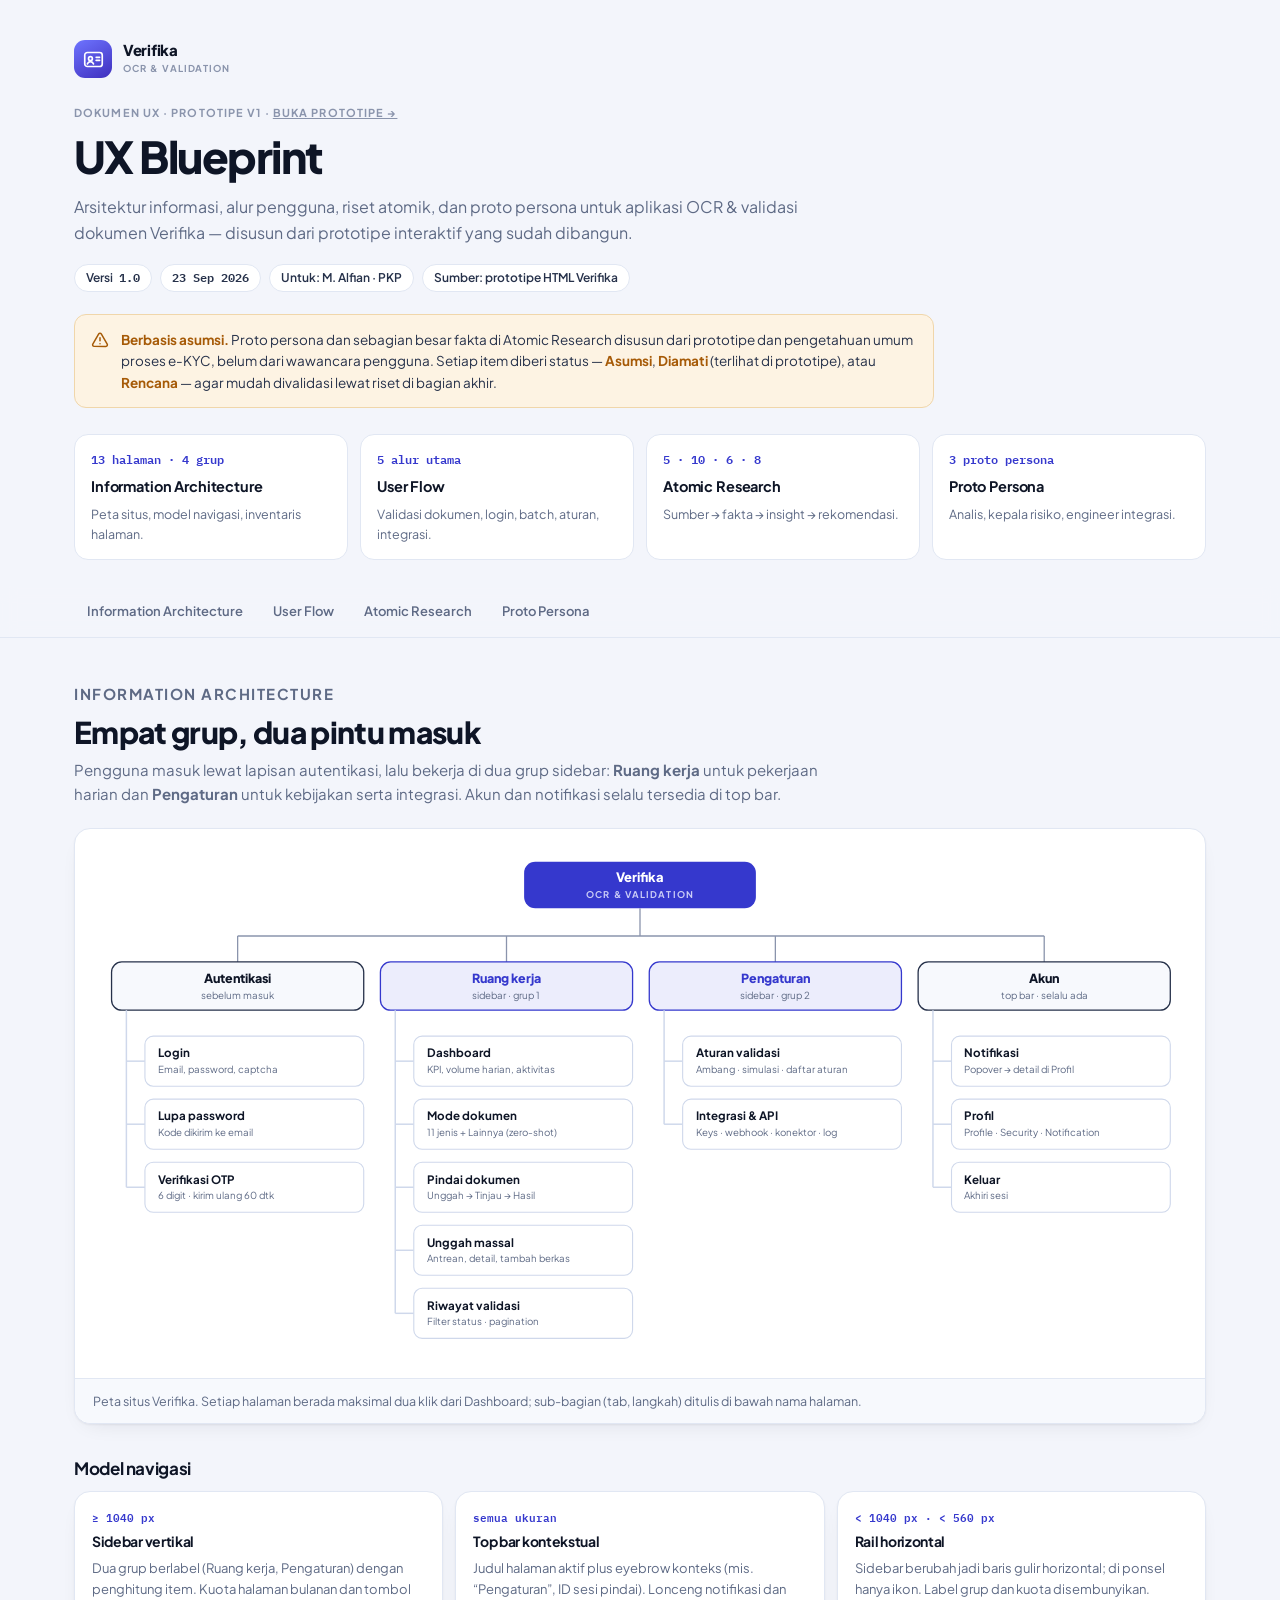
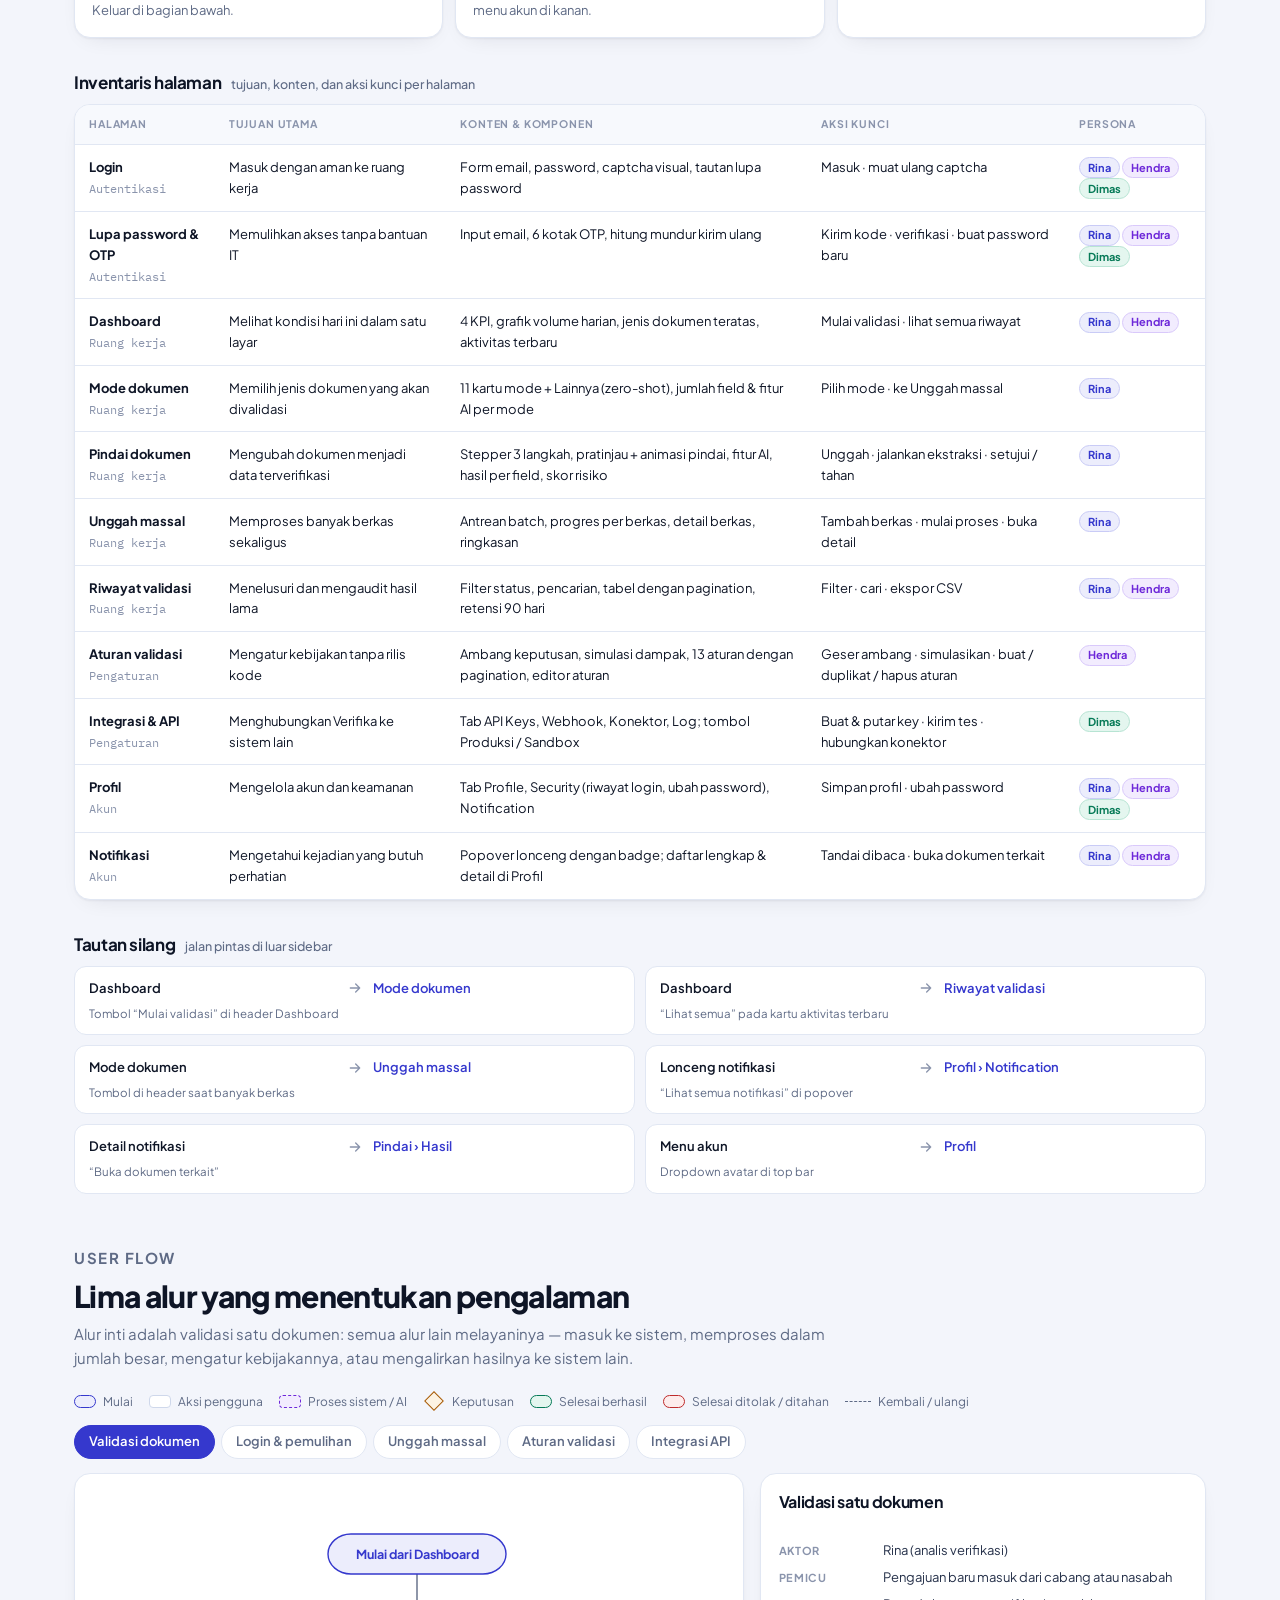
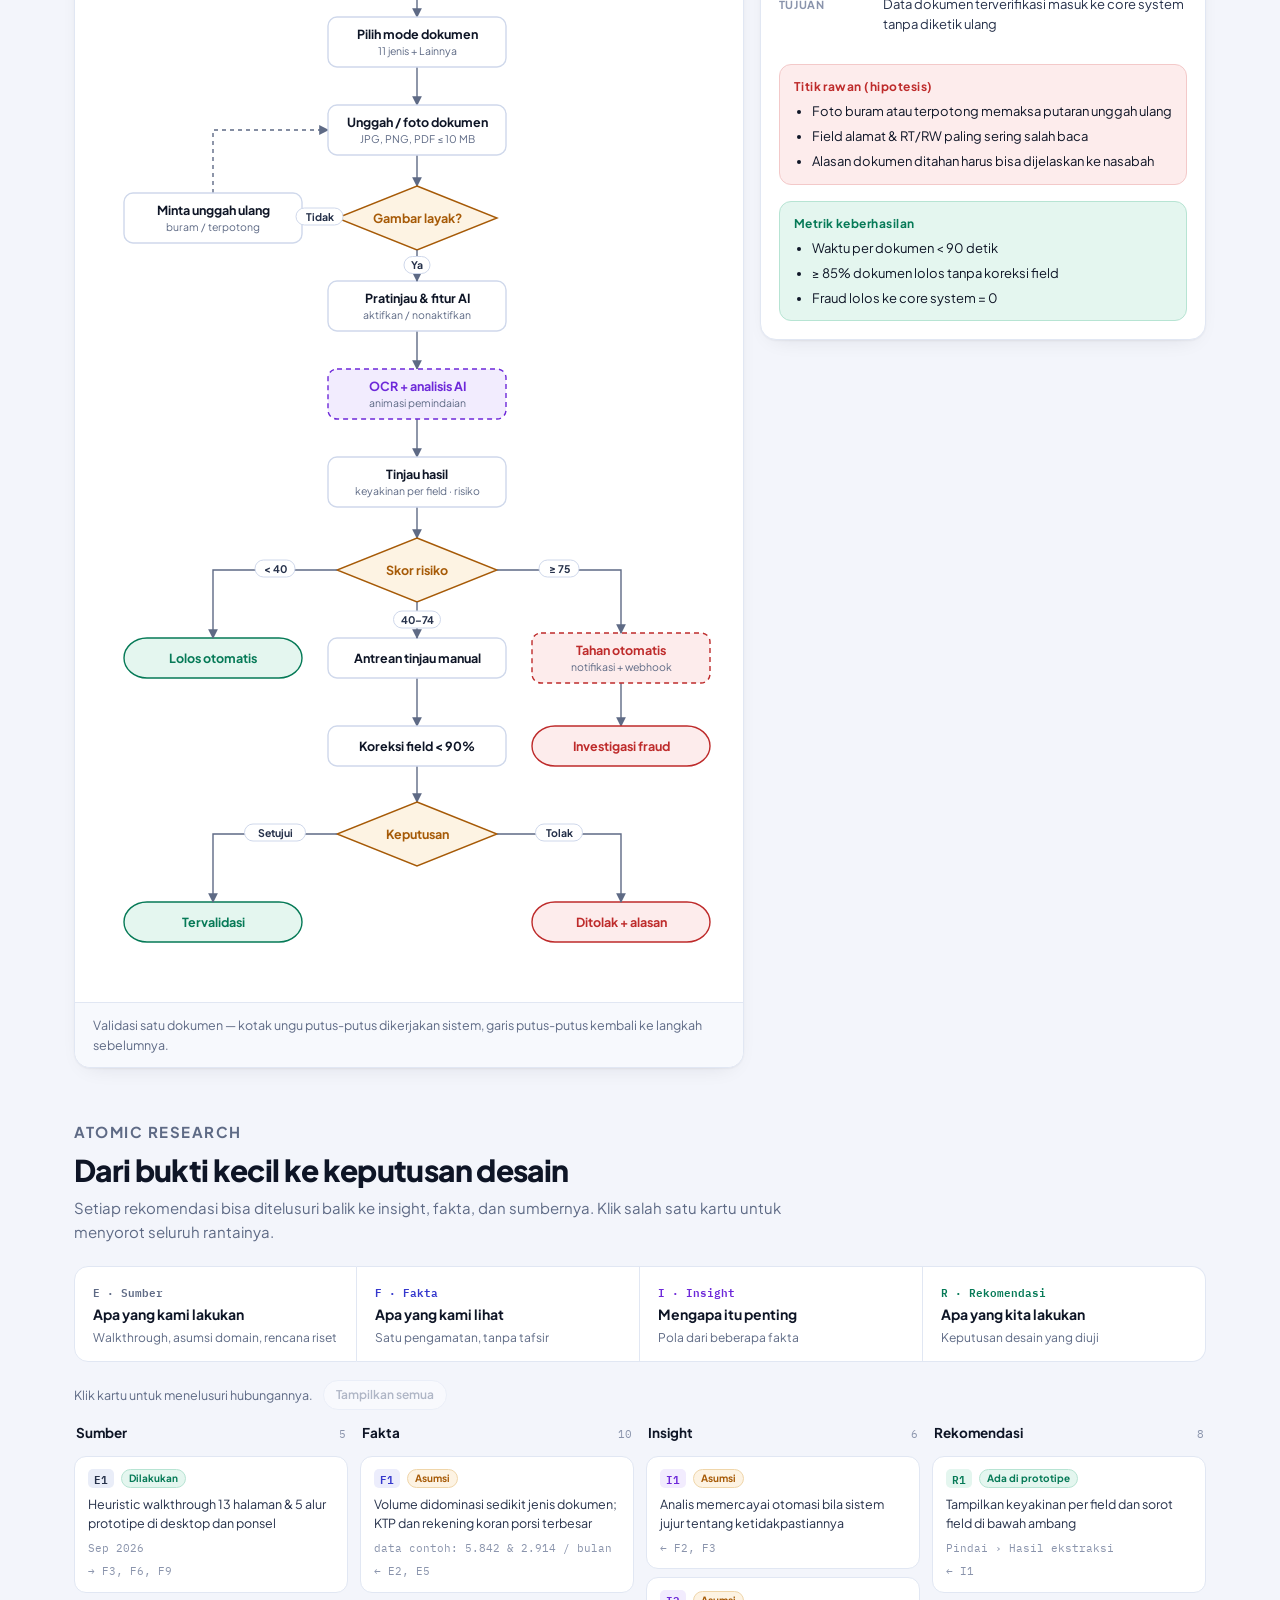
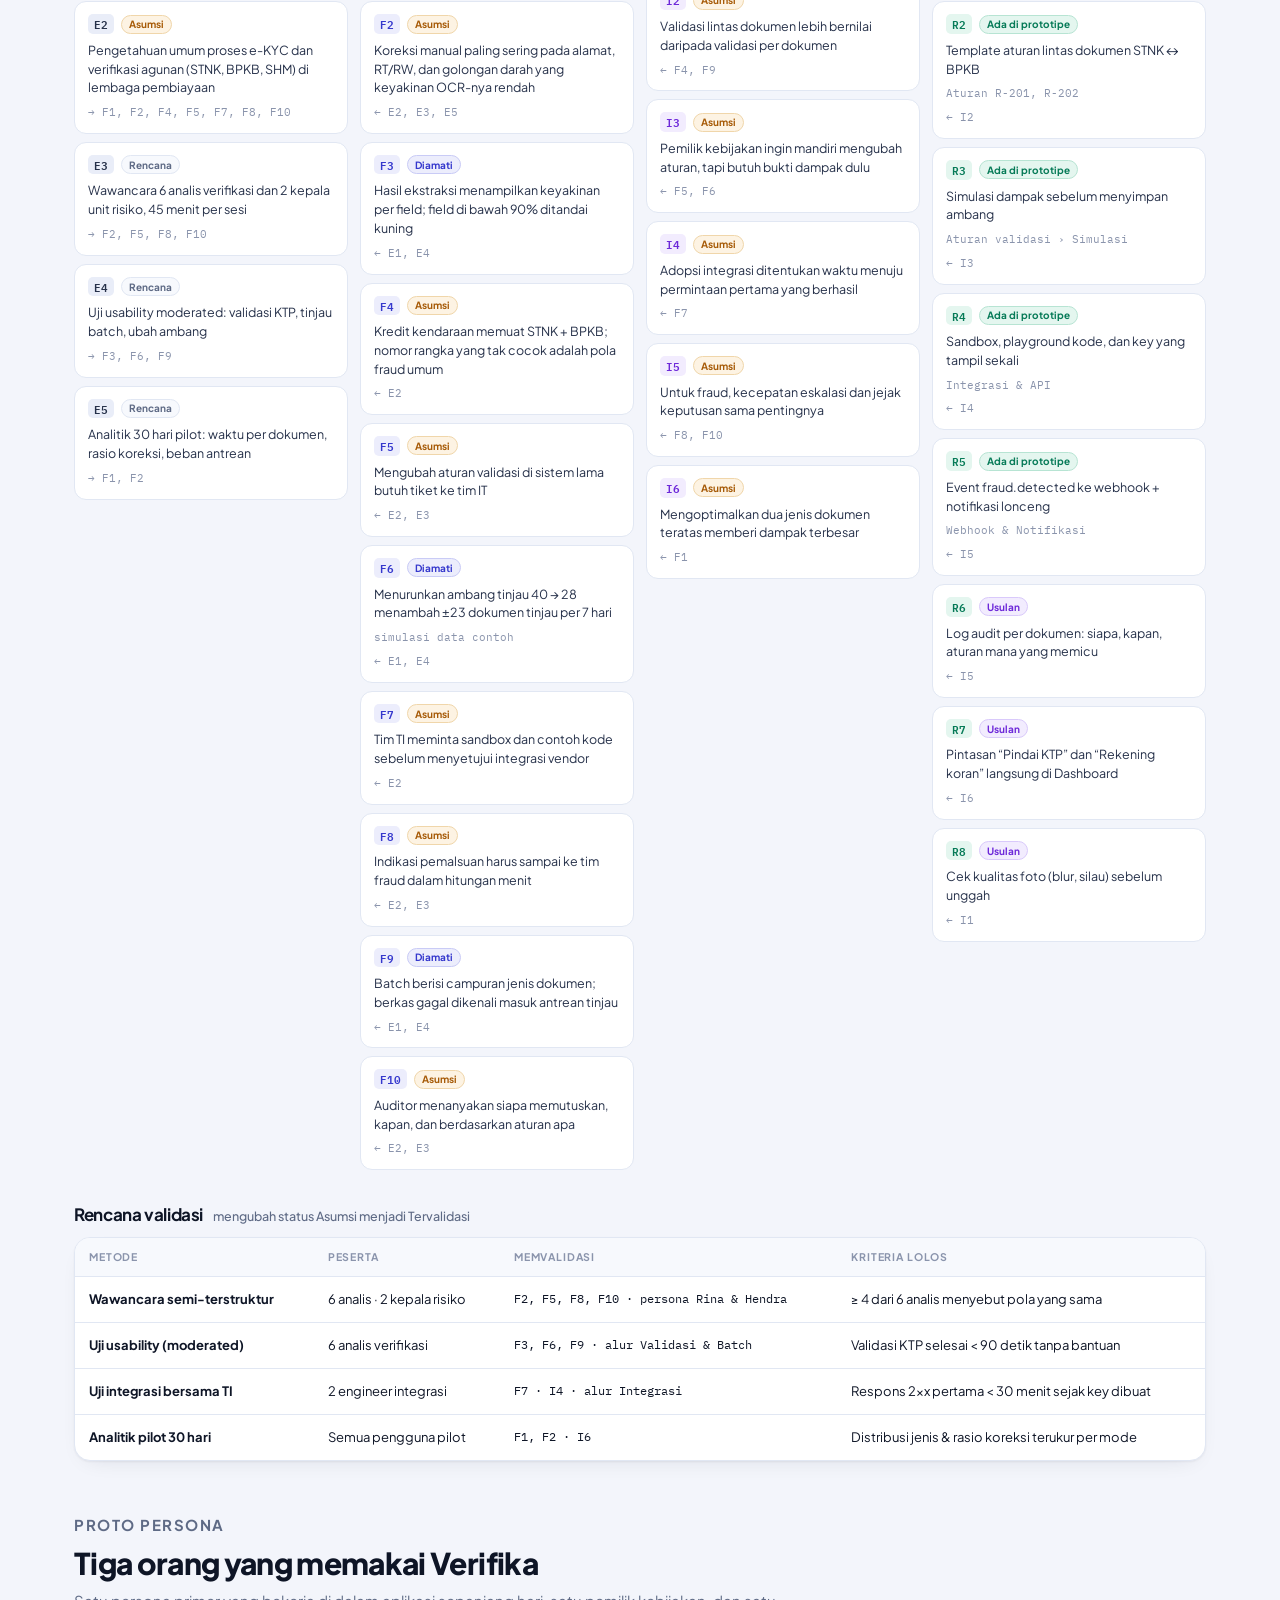
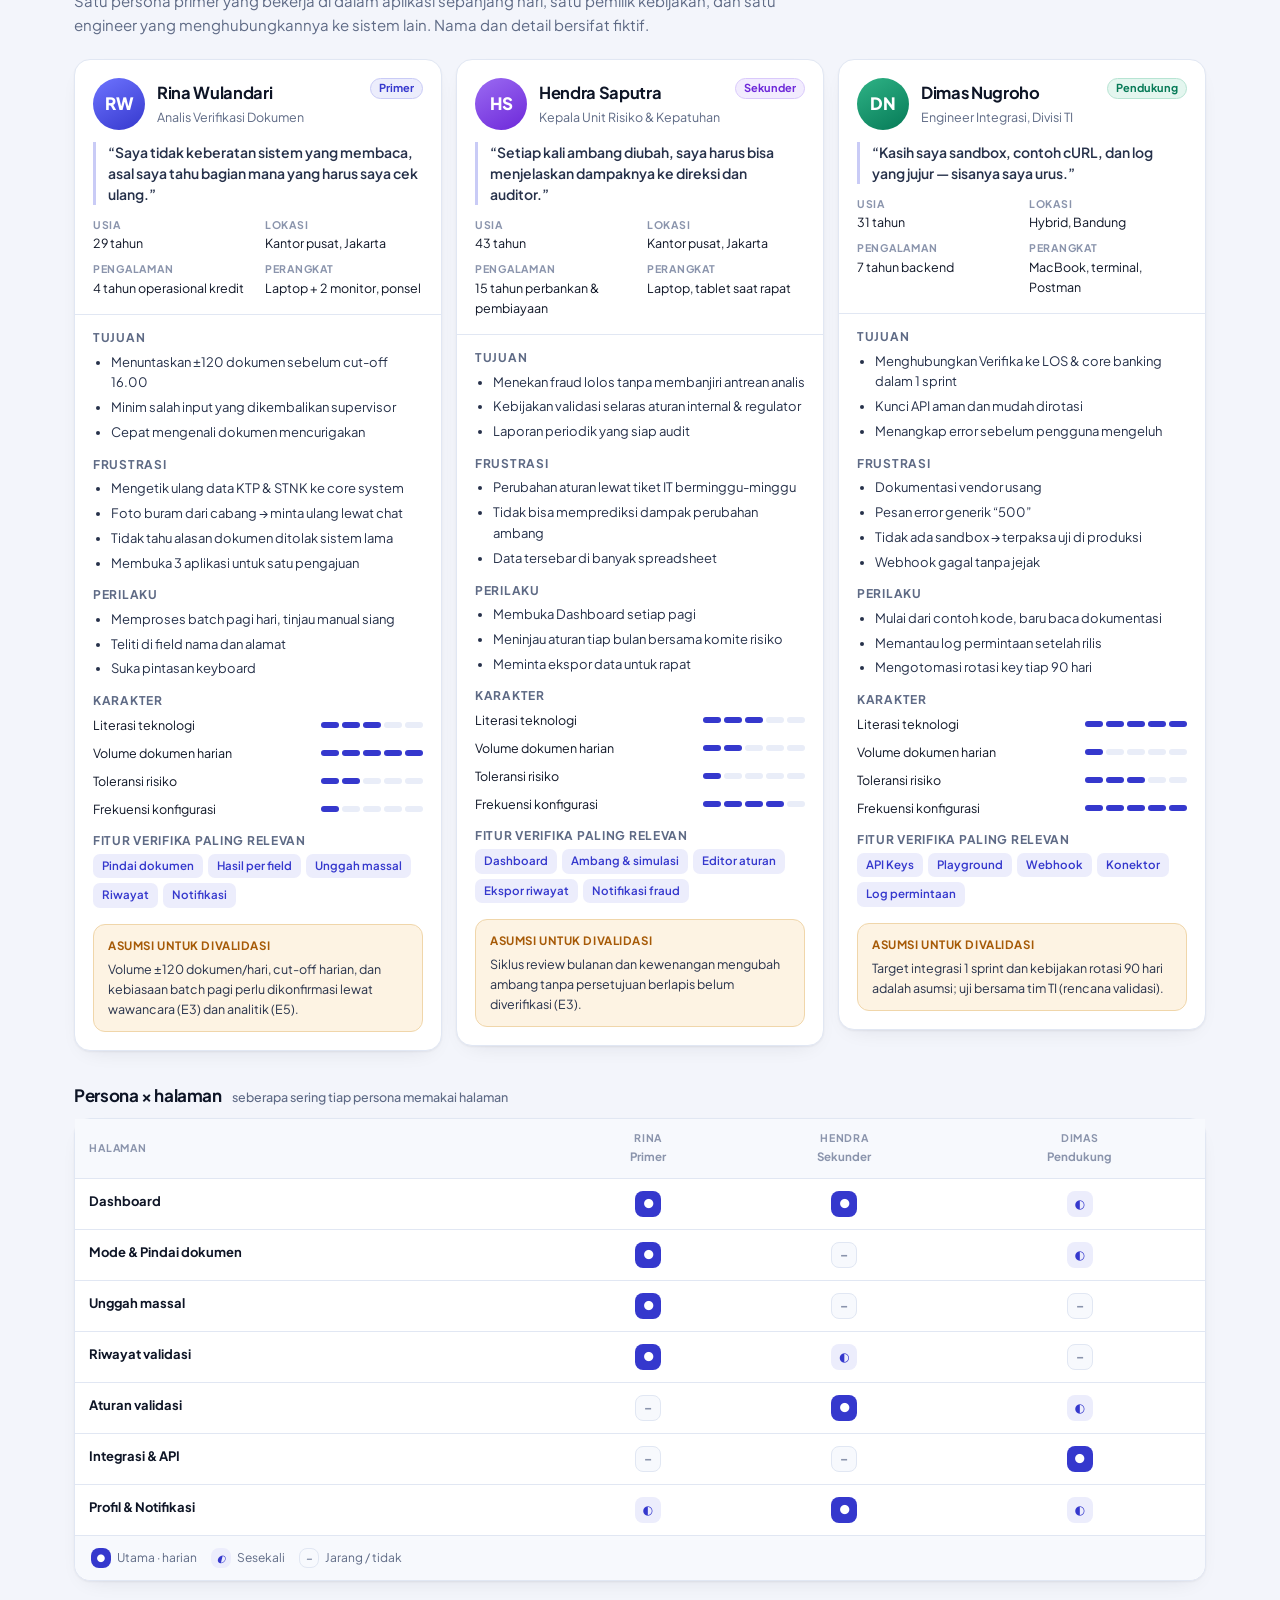
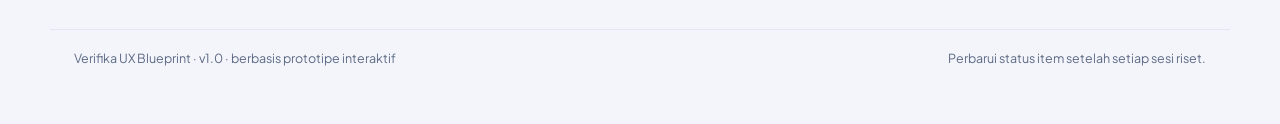
<file: ux/index.html>
<!doctype html>
<html lang="id">
<head>
<meta charset="utf-8">
<meta name="viewport" content="width=device-width, initial-scale=1, viewport-fit=cover">
<title>Verifika UX Blueprint</title>
<meta name="description" content="Information architecture, user flow, atomic research, dan proto persona untuk prototipe Verifika.">
<meta name="theme-color" content="#3538CD">

<!-- Favicon (path relatif agar tetap jalan di https://<user>.github.io/<repo>/) -->
<link rel="icon" href="../favicon.ico" sizes="any">
<link rel="icon" href="../assets/icons/favicon.svg" type="image/svg+xml">
<link rel="icon" href="../assets/icons/favicon-32x32.png" type="image/png" sizes="32x32">
<link rel="icon" href="../assets/icons/favicon-16x16.png" type="image/png" sizes="16x16">
<link rel="apple-touch-icon" href="../assets/icons/apple-touch-icon.png">
<link rel="manifest" href="../site.webmanifest">

<!-- Open Graph (pratinjau saat link dibagikan) -->
<meta property="og:title" content="Verifika UX Blueprint">
<meta property="og:description" content="Information architecture, user flow, atomic research, dan proto persona untuk prototipe Verifika.">
<meta property="og:type" content="website">
<meta property="og:image" content="../assets/icons/icon-512.png">

<link rel="preconnect" href="https://fonts.googleapis.com">
<link rel="preconnect" href="https://fonts.gstatic.com" crossorigin>
<link rel="stylesheet" href="https://fonts.googleapis.com/css2?family=Plus+Jakarta+Sans:wght@400;500;600;700;800&family=IBM+Plex+Mono:wght@400;500;600&display=swap">
<link rel="stylesheet" href="assets/ux.css">
</head>
<body>
<header class="hero wrap">
  <div class="brand">
    <span class="mark" aria-hidden="true"><svg viewBox="0 0 24 24" fill="none" stroke="currentColor" stroke-width="1.9" stroke-linecap="round" stroke-linejoin="round"><rect x="2" y="4" width="20" height="16" rx="3"/><circle cx="8.5" cy="11" r="2.2"/><path d="M5 17c.7-1.7 2-2.5 3.5-2.5S11.3 15.3 12 17M15 9.5h4M15 13h4"/></svg></span>
    <span><b>Verifika</b><small>OCR &amp; Validation</small></span>
  </div>
  <p class="eyebrow">Dokumen UX · Prototipe v1 · <a href="../" style="color:inherit">buka prototipe →</a></p>
  <h1 style="margin-top:8px">UX Blueprint</h1>
  <p class="lead">Arsitektur informasi, alur pengguna, riset atomik, dan proto persona untuk aplikasi OCR &amp; validasi dokumen Verifika — disusun dari prototipe interaktif yang sudah dibangun.</p>
  <div class="meta">
    <span class="chip">Versi <span class="mono">1.0</span></span>
    <span class="chip"><span class="mono">23 Sep 2026</span></span>
    <span class="chip">Untuk: M. Alfian · PKP</span>
    <span class="chip">Sumber: prototipe HTML Verifika</span>
  </div>
  <div class="notice" role="note">
    <svg viewBox="0 0 24 24" fill="none" stroke="currentColor" stroke-width="2" stroke-linecap="round" stroke-linejoin="round"><path d="M12 9v4M12 17h.01"/><path d="M10.3 3.9 2.4 17.5A2 2 0 0 0 4.1 20.5h15.8a2 2 0 0 0 1.7-3L13.7 3.9a2 2 0 0 0-3.4 0Z"/></svg>
    <p><b>Berbasis asumsi.</b> Proto persona dan sebagian besar fakta di Atomic Research disusun dari prototipe dan pengetahuan umum proses e-KYC, belum dari wawancara pengguna. Setiap item diberi status — <b>Asumsi</b>, <b>Diamati</b> (terlihat di prototipe), atau <b>Rencana</b> — agar mudah divalidasi lewat riset di bagian akhir.</p>
  </div>
  <div class="overview">
    <a class="ov" href="#ia"><span class="mono">13 halaman · 4 grup</span><b>Information Architecture</b><span>Peta situs, model navigasi, inventaris halaman.</span></a>
    <a class="ov" href="#flow"><span class="mono">5 alur utama</span><b>User Flow</b><span>Validasi dokumen, login, batch, aturan, integrasi.</span></a>
    <a class="ov" href="#research"><span class="mono">5 · 10 · 6 · 8</span><b>Atomic Research</b><span>Sumber → fakta → insight → rekomendasi.</span></a>
    <a class="ov" href="#persona"><span class="mono">3 proto persona</span><b>Proto Persona</b><span>Analis, kepala risiko, engineer integrasi.</span></a>
  </div>
</header>

<nav class="nav" aria-label="Bagian dokumen">
  <div class="wrap">
    <a href="#ia" data-nav="ia">Information Architecture</a>
    <a href="#flow" data-nav="flow">User Flow</a>
    <a href="#research" data-nav="research">Atomic Research</a>
    <a href="#persona" data-nav="persona">Proto Persona</a>
  </div>
</nav>

<main>
<!-- ================= IA ================= -->
<section class="sec wrap" id="ia">
  <div class="sec-head">
    <p class="eyebrow">Information Architecture</p>
    <h2>Empat grup, dua pintu masuk</h2>
    <p>Pengguna masuk lewat lapisan autentikasi, lalu bekerja di dua grup sidebar: <b>Ruang kerja</b> untuk pekerjaan harian dan <b>Pengaturan</b> untuk kebijakan serta integrasi. Akun dan notifikasi selalu tersedia di top bar.</p>
  </div>
  <figure class="card">
    <div class="diagram"><svg class="fit" viewBox="0 0 1180 554" width="1180" role="img" aria-label="Peta situs Verifika: autentikasi, ruang kerja, pengaturan, dan akun, beserta halaman di bawahnya." font-family="Plus Jakarta Sans, ui-sans-serif, system-ui, sans-serif"><rect x="465.0" y="16" width="250" height="50" rx="12" fill="#3538CD"/><text x="590.0" y="38" text-anchor="middle" font-size="14" font-weight="800" fill="#fff">Verifika</text><text x="590.0" y="55" text-anchor="middle" font-size="10" font-weight="700" letter-spacing="1.2" fill="#C9CBF6">OCR &amp; VALIDATION</text><path d="M590.0,66 L590.0,96" stroke="#8A94AC" stroke-width="1.4"/><path d="M156.0,96 L1026.0,96" stroke="#8A94AC" stroke-width="1.4"/><path d="M156.0,96 L156.0,124" stroke="#8A94AC" stroke-width="1.4"/><rect x="20" y="124" width="272" height="52" rx="11" fill="#F7F9FD" stroke="#26314A" stroke-width="1.4"/><text x="156.0" y="147" text-anchor="middle" font-size="13.5" font-weight="800" fill="#0E1526">Autentikasi</text><text x="156.0" y="164" text-anchor="middle" font-size="10.5" fill="#5E6A85">sebelum masuk</text><path d="M36,176 L36,367.0" stroke="#CFD8EB" stroke-width="1.6"/><path d="M36,231.0 L56,231.0" stroke="#CFD8EB" stroke-width="1.6"/><rect x="56" y="204" width="236" height="54" rx="9" fill="#fff" stroke="#CFD8EB" stroke-width="1.2"/><text x="70" y="227" font-size="12.5" font-weight="700" fill="#0E1526">Login</text><text x="70" y="244" font-size="10.5" fill="#5E6A85">Email, password, captcha</text><path d="M36,299.0 L56,299.0" stroke="#CFD8EB" stroke-width="1.6"/><rect x="56" y="272" width="236" height="54" rx="9" fill="#fff" stroke="#CFD8EB" stroke-width="1.2"/><text x="70" y="295" font-size="12.5" font-weight="700" fill="#0E1526">Lupa password</text><text x="70" y="312" font-size="10.5" fill="#5E6A85">Kode dikirim ke email</text><path d="M36,367.0 L56,367.0" stroke="#CFD8EB" stroke-width="1.6"/><rect x="56" y="340" width="236" height="54" rx="9" fill="#fff" stroke="#CFD8EB" stroke-width="1.2"/><text x="70" y="363" font-size="12.5" font-weight="700" fill="#0E1526">Verifikasi OTP</text><text x="70" y="380" font-size="10.5" fill="#5E6A85">6 digit · kirim ulang 60 dtk</text><path d="M446.0,96 L446.0,124" stroke="#8A94AC" stroke-width="1.4"/><rect x="310" y="124" width="272" height="52" rx="11" fill="#ECEDFC" stroke="#3538CD" stroke-width="1.4"/><text x="446.0" y="147" text-anchor="middle" font-size="13.5" font-weight="800" fill="#3538CD">Ruang kerja</text><text x="446.0" y="164" text-anchor="middle" font-size="10.5" fill="#5E6A85">sidebar · grup 1</text><path d="M326,176 L326,503.0" stroke="#CFD8EB" stroke-width="1.6"/><path d="M326,231.0 L346,231.0" stroke="#CFD8EB" stroke-width="1.6"/><rect x="346" y="204" width="236" height="54" rx="9" fill="#fff" stroke="#CFD8EB" stroke-width="1.2"/><text x="360" y="227" font-size="12.5" font-weight="700" fill="#0E1526">Dashboard</text><text x="360" y="244" font-size="10.5" fill="#5E6A85">KPI, volume harian, aktivitas</text><path d="M326,299.0 L346,299.0" stroke="#CFD8EB" stroke-width="1.6"/><rect x="346" y="272" width="236" height="54" rx="9" fill="#fff" stroke="#CFD8EB" stroke-width="1.2"/><text x="360" y="295" font-size="12.5" font-weight="700" fill="#0E1526">Mode dokumen</text><text x="360" y="312" font-size="10.5" fill="#5E6A85">11 jenis + Lainnya (zero-shot)</text><path d="M326,367.0 L346,367.0" stroke="#CFD8EB" stroke-width="1.6"/><rect x="346" y="340" width="236" height="54" rx="9" fill="#fff" stroke="#CFD8EB" stroke-width="1.2"/><text x="360" y="363" font-size="12.5" font-weight="700" fill="#0E1526">Pindai dokumen</text><text x="360" y="380" font-size="10.5" fill="#5E6A85">Unggah → Tinjau → Hasil</text><path d="M326,435.0 L346,435.0" stroke="#CFD8EB" stroke-width="1.6"/><rect x="346" y="408" width="236" height="54" rx="9" fill="#fff" stroke="#CFD8EB" stroke-width="1.2"/><text x="360" y="431" font-size="12.5" font-weight="700" fill="#0E1526">Unggah massal</text><text x="360" y="448" font-size="10.5" fill="#5E6A85">Antrean, detail, tambah berkas</text><path d="M326,503.0 L346,503.0" stroke="#CFD8EB" stroke-width="1.6"/><rect x="346" y="476" width="236" height="54" rx="9" fill="#fff" stroke="#CFD8EB" stroke-width="1.2"/><text x="360" y="499" font-size="12.5" font-weight="700" fill="#0E1526">Riwayat validasi</text><text x="360" y="516" font-size="10.5" fill="#5E6A85">Filter status · pagination</text><path d="M736.0,96 L736.0,124" stroke="#8A94AC" stroke-width="1.4"/><rect x="600" y="124" width="272" height="52" rx="11" fill="#ECEDFC" stroke="#3538CD" stroke-width="1.4"/><text x="736.0" y="147" text-anchor="middle" font-size="13.5" font-weight="800" fill="#3538CD">Pengaturan</text><text x="736.0" y="164" text-anchor="middle" font-size="10.5" fill="#5E6A85">sidebar · grup 2</text><path d="M616,176 L616,299.0" stroke="#CFD8EB" stroke-width="1.6"/><path d="M616,231.0 L636,231.0" stroke="#CFD8EB" stroke-width="1.6"/><rect x="636" y="204" width="236" height="54" rx="9" fill="#fff" stroke="#CFD8EB" stroke-width="1.2"/><text x="650" y="227" font-size="12.5" font-weight="700" fill="#0E1526">Aturan validasi</text><text x="650" y="244" font-size="10.5" fill="#5E6A85">Ambang · simulasi · daftar aturan</text><path d="M616,299.0 L636,299.0" stroke="#CFD8EB" stroke-width="1.6"/><rect x="636" y="272" width="236" height="54" rx="9" fill="#fff" stroke="#CFD8EB" stroke-width="1.2"/><text x="650" y="295" font-size="12.5" font-weight="700" fill="#0E1526">Integrasi &amp; API</text><text x="650" y="312" font-size="10.5" fill="#5E6A85">Keys · webhook · konektor · log</text><path d="M1026.0,96 L1026.0,124" stroke="#8A94AC" stroke-width="1.4"/><rect x="890" y="124" width="272" height="52" rx="11" fill="#F7F9FD" stroke="#26314A" stroke-width="1.4"/><text x="1026.0" y="147" text-anchor="middle" font-size="13.5" font-weight="800" fill="#0E1526">Akun</text><text x="1026.0" y="164" text-anchor="middle" font-size="10.5" fill="#5E6A85">top bar · selalu ada</text><path d="M906,176 L906,367.0" stroke="#CFD8EB" stroke-width="1.6"/><path d="M906,231.0 L926,231.0" stroke="#CFD8EB" stroke-width="1.6"/><rect x="926" y="204" width="236" height="54" rx="9" fill="#fff" stroke="#CFD8EB" stroke-width="1.2"/><text x="940" y="227" font-size="12.5" font-weight="700" fill="#0E1526">Notifikasi</text><text x="940" y="244" font-size="10.5" fill="#5E6A85">Popover → detail di Profil</text><path d="M906,299.0 L926,299.0" stroke="#CFD8EB" stroke-width="1.6"/><rect x="926" y="272" width="236" height="54" rx="9" fill="#fff" stroke="#CFD8EB" stroke-width="1.2"/><text x="940" y="295" font-size="12.5" font-weight="700" fill="#0E1526">Profil</text><text x="940" y="312" font-size="10.5" fill="#5E6A85">Profile · Security · Notification</text><path d="M906,367.0 L926,367.0" stroke="#CFD8EB" stroke-width="1.6"/><rect x="926" y="340" width="236" height="54" rx="9" fill="#fff" stroke="#CFD8EB" stroke-width="1.2"/><text x="940" y="363" font-size="12.5" font-weight="700" fill="#0E1526">Keluar</text><text x="940" y="380" font-size="10.5" fill="#5E6A85">Akhiri sesi</text></svg></div>
    <p class="scroll-hint">Geser diagram ke samping untuk melihat semua grup →</p>
    <figcaption>Peta situs Verifika. Setiap halaman berada maksimal dua klik dari Dashboard; sub-bagian (tab, langkah) ditulis di bawah nama halaman.</figcaption>
  </figure>

  <h3 class="sub">Model navigasi</h3>
  <div class="cols3">
    <div class="card nm"><span class="tag">≥ 1040 px</span><h4>Sidebar vertikal</h4><p>Dua grup berlabel (Ruang kerja, Pengaturan) dengan penghitung item. Kuota halaman bulanan dan tombol Keluar di bagian bawah.</p></div>
    <div class="card nm"><span class="tag">semua ukuran</span><h4>Top bar kontekstual</h4><p>Judul halaman aktif plus eyebrow konteks (mis. “Pengaturan”, ID sesi pindai). Lonceng notifikasi dan menu akun di kanan.</p></div>
    <div class="card nm"><span class="tag">&lt; 1040 px · &lt; 560 px</span><h4>Rail horizontal</h4><p>Sidebar berubah jadi baris gulir horizontal; di ponsel hanya ikon. Label grup dan kuota disembunyikan.</p></div>
  </div>

  <h3 class="sub">Inventaris halaman <small>tujuan, konten, dan aksi kunci per halaman</small></h3>
  <div class="card tbl">
    <table>
      <thead><tr><th>Halaman</th><th>Tujuan utama</th><th>Konten &amp; komponen</th><th>Aksi kunci</th><th>Persona</th></tr></thead>
      <tbody><tr><td><b>Login</b><span class="g">Autentikasi</span></td><td>Masuk dengan aman ke ruang kerja</td><td>Form email, password, captcha visual, tautan lupa password</td><td>Masuk · muat ulang captcha</td><td><span class="pp pp-brand">Rina</span> <span class="pp pp-ai">Hendra</span> <span class="pp pp-ok">Dimas</span></td></tr><tr><td><b>Lupa password &amp; OTP</b><span class="g">Autentikasi</span></td><td>Memulihkan akses tanpa bantuan IT</td><td>Input email, 6 kotak OTP, hitung mundur kirim ulang</td><td>Kirim kode · verifikasi · buat password baru</td><td><span class="pp pp-brand">Rina</span> <span class="pp pp-ai">Hendra</span> <span class="pp pp-ok">Dimas</span></td></tr><tr><td><b>Dashboard</b><span class="g">Ruang kerja</span></td><td>Melihat kondisi hari ini dalam satu layar</td><td>4 KPI, grafik volume harian, jenis dokumen teratas, aktivitas terbaru</td><td>Mulai validasi · lihat semua riwayat</td><td><span class="pp pp-brand">Rina</span> <span class="pp pp-ai">Hendra</span></td></tr><tr><td><b>Mode dokumen</b><span class="g">Ruang kerja</span></td><td>Memilih jenis dokumen yang akan divalidasi</td><td>11 kartu mode + Lainnya (zero-shot), jumlah field &amp; fitur AI per mode</td><td>Pilih mode · ke Unggah massal</td><td><span class="pp pp-brand">Rina</span></td></tr><tr><td><b>Pindai dokumen</b><span class="g">Ruang kerja</span></td><td>Mengubah dokumen menjadi data terverifikasi</td><td>Stepper 3 langkah, pratinjau + animasi pindai, fitur AI, hasil per field, skor risiko</td><td>Unggah · jalankan ekstraksi · setujui / tahan</td><td><span class="pp pp-brand">Rina</span></td></tr><tr><td><b>Unggah massal</b><span class="g">Ruang kerja</span></td><td>Memproses banyak berkas sekaligus</td><td>Antrean batch, progres per berkas, detail berkas, ringkasan</td><td>Tambah berkas · mulai proses · buka detail</td><td><span class="pp pp-brand">Rina</span></td></tr><tr><td><b>Riwayat validasi</b><span class="g">Ruang kerja</span></td><td>Menelusuri dan mengaudit hasil lama</td><td>Filter status, pencarian, tabel dengan pagination, retensi 90 hari</td><td>Filter · cari · ekspor CSV</td><td><span class="pp pp-brand">Rina</span> <span class="pp pp-ai">Hendra</span></td></tr><tr><td><b>Aturan validasi</b><span class="g">Pengaturan</span></td><td>Mengatur kebijakan tanpa rilis kode</td><td>Ambang keputusan, simulasi dampak, 13 aturan dengan pagination, editor aturan</td><td>Geser ambang · simulasikan · buat / duplikat / hapus aturan</td><td><span class="pp pp-ai">Hendra</span></td></tr><tr><td><b>Integrasi &amp; API</b><span class="g">Pengaturan</span></td><td>Menghubungkan Verifika ke sistem lain</td><td>Tab API Keys, Webhook, Konektor, Log; tombol Produksi / Sandbox</td><td>Buat &amp; putar key · kirim tes · hubungkan konektor</td><td><span class="pp pp-ok">Dimas</span></td></tr><tr><td><b>Profil</b><span class="g">Akun</span></td><td>Mengelola akun dan keamanan</td><td>Tab Profile, Security (riwayat login, ubah password), Notification</td><td>Simpan profil · ubah password</td><td><span class="pp pp-brand">Rina</span> <span class="pp pp-ai">Hendra</span> <span class="pp pp-ok">Dimas</span></td></tr><tr><td><b>Notifikasi</b><span class="g">Akun</span></td><td>Mengetahui kejadian yang butuh perhatian</td><td>Popover lonceng dengan badge; daftar lengkap &amp; detail di Profil</td><td>Tandai dibaca · buka dokumen terkait</td><td><span class="pp pp-brand">Rina</span> <span class="pp pp-ai">Hendra</span></td></tr></tbody>
    </table>
  </div>

  <h3 class="sub">Tautan silang <small>jalan pintas di luar sidebar</small></h3>
  <div class="xlinks"><div class="xl"><span class="from">Dashboard</span><svg viewBox="0 0 24 24" fill="none" stroke="currentColor" stroke-width="2" stroke-linecap="round" stroke-linejoin="round" aria-hidden="true"><path d="M5 12h14M13 6l6 6-6 6"/></svg><span class="to">Mode dokumen</span><span class="via">Tombol “Mulai validasi” di header Dashboard</span></div><div class="xl"><span class="from">Dashboard</span><svg viewBox="0 0 24 24" fill="none" stroke="currentColor" stroke-width="2" stroke-linecap="round" stroke-linejoin="round" aria-hidden="true"><path d="M5 12h14M13 6l6 6-6 6"/></svg><span class="to">Riwayat validasi</span><span class="via">“Lihat semua” pada kartu aktivitas terbaru</span></div><div class="xl"><span class="from">Mode dokumen</span><svg viewBox="0 0 24 24" fill="none" stroke="currentColor" stroke-width="2" stroke-linecap="round" stroke-linejoin="round" aria-hidden="true"><path d="M5 12h14M13 6l6 6-6 6"/></svg><span class="to">Unggah massal</span><span class="via">Tombol di header saat banyak berkas</span></div><div class="xl"><span class="from">Lonceng notifikasi</span><svg viewBox="0 0 24 24" fill="none" stroke="currentColor" stroke-width="2" stroke-linecap="round" stroke-linejoin="round" aria-hidden="true"><path d="M5 12h14M13 6l6 6-6 6"/></svg><span class="to">Profil › Notification</span><span class="via">“Lihat semua notifikasi” di popover</span></div><div class="xl"><span class="from">Detail notifikasi</span><svg viewBox="0 0 24 24" fill="none" stroke="currentColor" stroke-width="2" stroke-linecap="round" stroke-linejoin="round" aria-hidden="true"><path d="M5 12h14M13 6l6 6-6 6"/></svg><span class="to">Pindai › Hasil</span><span class="via">“Buka dokumen terkait”</span></div><div class="xl"><span class="from">Menu akun</span><svg viewBox="0 0 24 24" fill="none" stroke="currentColor" stroke-width="2" stroke-linecap="round" stroke-linejoin="round" aria-hidden="true"><path d="M5 12h14M13 6l6 6-6 6"/></svg><span class="to">Profil</span><span class="via">Dropdown avatar di top bar</span></div></div>
</section>

<!-- ================= FLOW ================= -->
<section class="sec wrap" id="flow">
  <div class="sec-head">
    <p class="eyebrow">User Flow</p>
    <h2>Lima alur yang menentukan pengalaman</h2>
    <p>Alur inti adalah validasi satu dokumen: semua alur lain melayaninya — masuk ke sistem, memproses dalam jumlah besar, mengatur kebijakannya, atau mengalirkan hasilnya ke sistem lain.</p>
  </div>
  <div class="legend" aria-label="Legenda diagram">
    <span><i class="lg-start"></i>Mulai</span>
    <span><i class="lg-proc"></i>Aksi pengguna</span>
    <span><i class="lg-sys"></i>Proses sistem / AI</span>
    <span><i class="lg-dec"></i>Keputusan</span>
    <span><i class="lg-ok"></i>Selesai berhasil</span>
    <span><i class="lg-bad"></i>Selesai ditolak / ditahan</span>
    <span><i class="lg-back"></i>Kembali / ulangi</span>
  </div>
  <div class="tabs" role="tablist" aria-label="Pilih alur"><button type="button" class="tab" role="tab" data-flow="single" aria-selected="true" aria-controls="fp-single" tabindex="0">Validasi dokumen</button><button type="button" class="tab" role="tab" data-flow="login" aria-selected="false" aria-controls="fp-login" tabindex="-1">Login &amp; pemulihan</button><button type="button" class="tab" role="tab" data-flow="batch" aria-selected="false" aria-controls="fp-batch" tabindex="-1">Unggah massal</button><button type="button" class="tab" role="tab" data-flow="rules" aria-selected="false" aria-controls="fp-rules" tabindex="-1">Aturan validasi</button><button type="button" class="tab" role="tab" data-flow="api" aria-selected="false" aria-controls="fp-api" tabindex="-1">Integrasi API</button></div>
  <div class="fpanel flow-grid" id="fp-single" role="tabpanel"><figure class="card"><div class="diagram"><svg viewBox="0 0 648 1092" width="648" role="img" aria-label="Alur validasi satu dokumen: pilih mode, unggah, OCR dan AI, lalu dipilah berdasar skor risiko." font-family="Plus Jakarta Sans, ui-sans-serif, system-ui, sans-serif"><defs><marker id="ah-single" viewBox="0 0 10 10" refX="9" refY="5" markerWidth="7" markerHeight="7" orient="auto-start-reverse"><path d="M0,0 L10,5 L0,10 z" fill="#5E6A85"/></marker></defs><path d="M324.0,82.0 L324.0,125.0" fill="none" stroke="#5E6A85" stroke-width="1.4" marker-end="url(#ah-single)"/><path d="M324.0,175.0 L324.0,213.0" fill="none" stroke="#5E6A85" stroke-width="1.4" marker-end="url(#ah-single)"/><path d="M324.0,263.0 L324.0,294.0" fill="none" stroke="#5E6A85" stroke-width="1.4" marker-end="url(#ah-single)"/><path d="M120.0,301.0 L120.0,238.0 L235.0,238.0" fill="none" stroke="#5E6A85" stroke-width="1.4" stroke-dasharray="4 4" marker-end="url(#ah-single)"/><path d="M324.0,439.0 L324.0,477.0" fill="none" stroke="#5E6A85" stroke-width="1.4" marker-end="url(#ah-single)"/><path d="M324.0,527.0 L324.0,565.0" fill="none" stroke="#5E6A85" stroke-width="1.4" marker-end="url(#ah-single)"/><path d="M324.0,615.0 L324.0,646.0" fill="none" stroke="#5E6A85" stroke-width="1.4" marker-end="url(#ah-single)"/><path d="M528.0,791.0 L528.0,834.0" fill="none" stroke="#5E6A85" stroke-width="1.4" marker-end="url(#ah-single)"/><path d="M324.0,786.0 L324.0,834.0" fill="none" stroke="#5E6A85" stroke-width="1.4" marker-end="url(#ah-single)"/><path d="M324.0,874.0 L324.0,910.0" fill="none" stroke="#5E6A85" stroke-width="1.4" marker-end="url(#ah-single)"/><rect x="235.0" y="42.0" width="178" height="40" rx="23" fill="#ECEDFC" stroke="#3538CD" stroke-width="1.4"/><text x="324.0" y="66.5" text-anchor="middle" font-size="12.5" font-weight="700" fill="#3538CD">Mulai dari Dashboard</text><rect x="235.0" y="125.0" width="178" height="50" rx="9" fill="#FFFFFF" stroke="#CFD8EB" stroke-width="1.4"/><text x="324.0" y="147.0" text-anchor="middle" font-size="12.5" font-weight="700" fill="#0E1526">Pilih mode dokumen</text><text x="324.0" y="163.0" text-anchor="middle" font-size="10.5" fill="#5E6A85">11 jenis + Lainnya</text><rect x="235.0" y="213.0" width="178" height="50" rx="9" fill="#FFFFFF" stroke="#CFD8EB" stroke-width="1.4"/><text x="324.0" y="235.0" text-anchor="middle" font-size="12.5" font-weight="700" fill="#0E1526">Unggah / foto dokumen</text><text x="324.0" y="251.0" text-anchor="middle" font-size="10.5" fill="#5E6A85">JPG, PNG, PDF ≤ 10 MB</text><polygon points="324.0,294.0 404.0,326.0 324.0,358.0 244.0,326.0" fill="#FDF3E3" stroke="#A65A07" stroke-width="1.4"/><text x="324.0" y="330.5" text-anchor="middle" font-size="12.5" font-weight="700" fill="#A65A07">Gambar layak?</text><rect x="31.0" y="301.0" width="178" height="50" rx="9" fill="#FFFFFF" stroke="#CFD8EB" stroke-width="1.4"/><text x="120.0" y="323.0" text-anchor="middle" font-size="12.5" font-weight="700" fill="#0E1526">Minta unggah ulang</text><text x="120.0" y="339.0" text-anchor="middle" font-size="10.5" fill="#5E6A85">buram / terpotong</text><rect x="235.0" y="389.0" width="178" height="50" rx="9" fill="#FFFFFF" stroke="#CFD8EB" stroke-width="1.4"/><text x="324.0" y="411.0" text-anchor="middle" font-size="12.5" font-weight="700" fill="#0E1526">Pratinjau &amp; fitur AI</text><text x="324.0" y="427.0" text-anchor="middle" font-size="10.5" fill="#5E6A85">aktifkan / nonaktifkan</text><rect x="235.0" y="477.0" width="178" height="50" rx="9" fill="#F2ECFE" stroke="#6D28D9" stroke-width="1.4" stroke-dasharray="5 4"/><text x="324.0" y="499.0" text-anchor="middle" font-size="12.5" font-weight="700" fill="#6D28D9">OCR + analisis AI</text><text x="324.0" y="515.0" text-anchor="middle" font-size="10.5" fill="#5E6A85">animasi pemindaian</text><rect x="235.0" y="565.0" width="178" height="50" rx="9" fill="#FFFFFF" stroke="#CFD8EB" stroke-width="1.4"/><text x="324.0" y="587.0" text-anchor="middle" font-size="12.5" font-weight="700" fill="#0E1526">Tinjau hasil</text><text x="324.0" y="603.0" text-anchor="middle" font-size="10.5" fill="#5E6A85">keyakinan per field · risiko</text><polygon points="324.0,646.0 404.0,678.0 324.0,710.0 244.0,678.0" fill="#FDF3E3" stroke="#A65A07" stroke-width="1.4"/><text x="324.0" y="682.5" text-anchor="middle" font-size="12.5" font-weight="700" fill="#A65A07">Skor risiko</text><rect x="31.0" y="746.0" width="178" height="40" rx="23" fill="#E4F6EF" stroke="#067A57" stroke-width="1.4"/><text x="120.0" y="770.5" text-anchor="middle" font-size="12.5" font-weight="700" fill="#067A57">Lolos otomatis</text><rect x="235.0" y="746.0" width="178" height="40" rx="9" fill="#FFFFFF" stroke="#CFD8EB" stroke-width="1.4"/><text x="324.0" y="770.5" text-anchor="middle" font-size="12.5" font-weight="700" fill="#0E1526">Antrean tinjau manual</text><rect x="439.0" y="741.0" width="178" height="50" rx="9" fill="#FDECEC" stroke="#BE2B2B" stroke-width="1.4" stroke-dasharray="5 4"/><text x="528.0" y="763.0" text-anchor="middle" font-size="12.5" font-weight="700" fill="#BE2B2B">Tahan otomatis</text><text x="528.0" y="779.0" text-anchor="middle" font-size="10.5" fill="#5E6A85">notifikasi + webhook</text><rect x="235.0" y="834.0" width="178" height="40" rx="9" fill="#FFFFFF" stroke="#CFD8EB" stroke-width="1.4"/><text x="324.0" y="858.5" text-anchor="middle" font-size="12.5" font-weight="700" fill="#0E1526">Koreksi field &lt; 90%</text><polygon points="324.0,910.0 404.0,942.0 324.0,974.0 244.0,942.0" fill="#FDF3E3" stroke="#A65A07" stroke-width="1.4"/><text x="324.0" y="946.5" text-anchor="middle" font-size="12.5" font-weight="700" fill="#A65A07">Keputusan</text><rect x="31.0" y="1010.0" width="178" height="40" rx="23" fill="#E4F6EF" stroke="#067A57" stroke-width="1.4"/><text x="120.0" y="1034.5" text-anchor="middle" font-size="12.5" font-weight="700" fill="#067A57">Tervalidasi</text><rect x="439.0" y="1010.0" width="178" height="40" rx="23" fill="#FDECEC" stroke="#BE2B2B" stroke-width="1.4"/><text x="528.0" y="1034.5" text-anchor="middle" font-size="12.5" font-weight="700" fill="#BE2B2B">Ditolak + alasan</text><rect x="439.0" y="834.0" width="178" height="40" rx="23" fill="#FDECEC" stroke="#BE2B2B" stroke-width="1.4"/><text x="528.0" y="858.5" text-anchor="middle" font-size="12.5" font-weight="700" fill="#BE2B2B">Investigasi fraud</text><path d="M244.0,326.0 L209.0,326.0" fill="none" stroke="#5E6A85" stroke-width="1.4" marker-end="url(#ah-single)"/><rect x="203.0" y="316.0" width="47.0" height="17" rx="8.5" fill="#FFFFFF" stroke="#CFD8EB"/><text x="226.5" y="328.5" text-anchor="middle" font-size="10.5" font-weight="700" fill="#26314A">Tidak</text><path d="M324.0,358.0 L324.0,389.0" fill="none" stroke="#5E6A85" stroke-width="1.4" marker-end="url(#ah-single)"/><rect x="311.0" y="364.5" width="26.0" height="17" rx="8.5" fill="#FFFFFF" stroke="#CFD8EB"/><text x="324.0" y="377.0" text-anchor="middle" font-size="10.5" font-weight="700" fill="#26314A">Ya</text><path d="M244.0,678.0 L120.0,678.0 L120.0,746.0" fill="none" stroke="#5E6A85" stroke-width="1.4" marker-end="url(#ah-single)"/><rect x="162.0" y="668.0" width="40.0" height="17" rx="8.5" fill="#FFFFFF" stroke="#CFD8EB"/><text x="182.0" y="680.5" text-anchor="middle" font-size="10.5" font-weight="700" fill="#26314A">&lt; 40</text><path d="M324.0,710.0 L324.0,746.0" fill="none" stroke="#5E6A85" stroke-width="1.4" marker-end="url(#ah-single)"/><rect x="300.5" y="719.0" width="47.0" height="17" rx="8.5" fill="#FFFFFF" stroke="#CFD8EB"/><text x="324.0" y="731.5" text-anchor="middle" font-size="10.5" font-weight="700" fill="#26314A">40–74</text><path d="M404.0,678.0 L528.0,678.0 L528.0,741.0" fill="none" stroke="#5E6A85" stroke-width="1.4" marker-end="url(#ah-single)"/><rect x="446.0" y="668.0" width="40.0" height="17" rx="8.5" fill="#FFFFFF" stroke="#CFD8EB"/><text x="466.0" y="680.5" text-anchor="middle" font-size="10.5" font-weight="700" fill="#26314A">≥ 75</text><path d="M244.0,942.0 L120.0,942.0 L120.0,1010.0" fill="none" stroke="#5E6A85" stroke-width="1.4" marker-end="url(#ah-single)"/><rect x="151.5" y="932.0" width="61.0" height="17" rx="8.5" fill="#FFFFFF" stroke="#CFD8EB"/><text x="182.0" y="944.5" text-anchor="middle" font-size="10.5" font-weight="700" fill="#26314A">Setujui</text><path d="M404.0,942.0 L528.0,942.0 L528.0,1010.0" fill="none" stroke="#5E6A85" stroke-width="1.4" marker-end="url(#ah-single)"/><rect x="442.5" y="932.0" width="47.0" height="17" rx="8.5" fill="#FFFFFF" stroke="#CFD8EB"/><text x="466.0" y="944.5" text-anchor="middle" font-size="10.5" font-weight="700" fill="#26314A">Tolak</text></svg></div><p class="scroll-hint">Geser diagram bila terpotong →</p><figcaption>Validasi satu dokumen — kotak ungu putus-putus dikerjakan sistem, garis putus-putus kembali ke langkah sebelumnya.</figcaption></figure><div class="card fnotes"><h4>Validasi satu dokumen</h4><dl class="kv"><dt>Aktor</dt><dd>Rina (analis verifikasi)</dd><dt>Pemicu</dt><dd>Pengajuan baru masuk dari cabang atau nasabah</dd><dt>Tujuan</dt><dd>Data dokumen terverifikasi masuk ke core system tanpa diketik ulang</dd></dl><div class="fbox pain"><b>Titik rawan (hipotesis)</b><ul><li>Foto buram atau terpotong memaksa putaran unggah ulang</li><li>Field alamat &amp; RT/RW paling sering salah baca</li><li>Alasan dokumen ditahan harus bisa dijelaskan ke nasabah</li></ul></div><div class="fbox metric"><b>Metrik keberhasilan</b><ul><li>Waktu per dokumen &lt; 90 detik</li><li>≥ 85% dokumen lolos tanpa koreksi field</li><li>Fraud lolos ke core system = 0</li></ul></div></div></div><div class="fpanel flow-grid" id="fp-login" role="tabpanel" hidden><figure class="card"><div class="diagram"><svg viewBox="0 0 852 652" width="852" role="img" aria-label="Alur login: isi kredensial, jika tidak valid tampil error; jika lupa password lewat OTP email." font-family="Plus Jakarta Sans, ui-sans-serif, system-ui, sans-serif"><defs><marker id="ah-login" viewBox="0 0 10 10" refX="9" refY="5" markerWidth="7" markerHeight="7" orient="auto-start-reverse"><path d="M0,0 L10,5 L0,10 z" fill="#5E6A85"/></marker></defs><path d="M324.0,82.0 L324.0,125.0" fill="none" stroke="#5E6A85" stroke-width="1.4" marker-end="url(#ah-login)"/><path d="M324.0,175.0 L324.0,206.0" fill="none" stroke="#5E6A85" stroke-width="1.4" marker-end="url(#ah-login)"/><path d="M120.0,213.0 L120.0,150.0 L235.0,150.0" fill="none" stroke="#5E6A85" stroke-width="1.4" stroke-dasharray="4 4" marker-end="url(#ah-login)"/><path d="M324.0,351.0 L324.0,394.0" fill="none" stroke="#5E6A85" stroke-width="1.4" marker-end="url(#ah-login)"/><path d="M528.0,175.0 L528.0,213.0" fill="none" stroke="#5E6A85" stroke-width="1.4" marker-end="url(#ah-login)"/><path d="M528.0,263.0 L528.0,306.0" fill="none" stroke="#5E6A85" stroke-width="1.4" marker-end="url(#ah-login)"/><path d="M528.0,346.0 L528.0,382.0" fill="none" stroke="#5E6A85" stroke-width="1.4" marker-end="url(#ah-login)"/><path d="M732.0,389.0 L732.0,238.0 L617.0,238.0" fill="none" stroke="#5E6A85" stroke-width="1.4" stroke-dasharray="4 4" marker-end="url(#ah-login)"/><path d="M528.0,522.0 L528.0,570.0" fill="none" stroke="#5E6A85" stroke-width="1.4" marker-end="url(#ah-login)"/><rect x="235.0" y="42.0" width="178" height="40" rx="23" fill="#ECEDFC" stroke="#3538CD" stroke-width="1.4"/><text x="324.0" y="66.5" text-anchor="middle" font-size="12.5" font-weight="700" fill="#3538CD">Buka Verifika</text><rect x="235.0" y="125.0" width="178" height="50" rx="9" fill="#FFFFFF" stroke="#CFD8EB" stroke-width="1.4"/><text x="324.0" y="147.0" text-anchor="middle" font-size="12.5" font-weight="700" fill="#0E1526">Isi kredensial</text><text x="324.0" y="163.0" text-anchor="middle" font-size="10.5" fill="#5E6A85">email · password · captcha</text><polygon points="324.0,206.0 404.0,238.0 324.0,270.0 244.0,238.0" fill="#FDF3E3" stroke="#A65A07" stroke-width="1.4"/><text x="324.0" y="242.5" text-anchor="middle" font-size="12.5" font-weight="700" fill="#A65A07">Valid?</text><rect x="31.0" y="213.0" width="178" height="50" rx="9" fill="#FFFFFF" stroke="#CFD8EB" stroke-width="1.4"/><text x="120.0" y="235.0" text-anchor="middle" font-size="12.5" font-weight="700" fill="#0E1526">Pesan error</text><text x="120.0" y="251.0" text-anchor="middle" font-size="10.5" fill="#5E6A85">captcha dibuat ulang</text><rect x="235.0" y="301.0" width="178" height="50" rx="9" fill="#F2ECFE" stroke="#6D28D9" stroke-width="1.4" stroke-dasharray="5 4"/><text x="324.0" y="323.0" text-anchor="middle" font-size="12.5" font-weight="700" fill="#6D28D9">Muat ruang kerja</text><text x="324.0" y="339.0" text-anchor="middle" font-size="10.5" fill="#5E6A85">boot loader</text><rect x="235.0" y="394.0" width="178" height="40" rx="23" fill="#E4F6EF" stroke="#067A57" stroke-width="1.4"/><text x="324.0" y="418.5" text-anchor="middle" font-size="12.5" font-weight="700" fill="#067A57">Dashboard</text><rect x="439.0" y="125.0" width="178" height="50" rx="9" fill="#FFFFFF" stroke="#CFD8EB" stroke-width="1.4"/><text x="528.0" y="147.0" text-anchor="middle" font-size="12.5" font-weight="700" fill="#0E1526">Lupa password</text><text x="528.0" y="163.0" text-anchor="middle" font-size="10.5" fill="#5E6A85">masukkan email kerja</text><rect x="439.0" y="213.0" width="178" height="50" rx="9" fill="#F2ECFE" stroke="#6D28D9" stroke-width="1.4" stroke-dasharray="5 4"/><text x="528.0" y="235.0" text-anchor="middle" font-size="12.5" font-weight="700" fill="#6D28D9">Kirim OTP</text><text x="528.0" y="251.0" text-anchor="middle" font-size="10.5" fill="#5E6A85">6 digit ke email</text><rect x="439.0" y="306.0" width="178" height="40" rx="9" fill="#FFFFFF" stroke="#CFD8EB" stroke-width="1.4"/><text x="528.0" y="330.5" text-anchor="middle" font-size="12.5" font-weight="700" fill="#0E1526">Masukkan OTP</text><polygon points="528.0,382.0 608.0,414.0 528.0,446.0 448.0,414.0" fill="#FDF3E3" stroke="#A65A07" stroke-width="1.4"/><text x="528.0" y="418.5" text-anchor="middle" font-size="12.5" font-weight="700" fill="#A65A07">OTP benar?</text><rect x="643.0" y="389.0" width="178" height="50" rx="9" fill="#FFFFFF" stroke="#CFD8EB" stroke-width="1.4"/><text x="732.0" y="411.0" text-anchor="middle" font-size="12.5" font-weight="700" fill="#0E1526">Kirim ulang</text><text x="732.0" y="427.0" text-anchor="middle" font-size="10.5" fill="#5E6A85">tunggu 60 detik</text><rect x="439.0" y="482.0" width="178" height="40" rx="9" fill="#FFFFFF" stroke="#CFD8EB" stroke-width="1.4"/><text x="528.0" y="506.5" text-anchor="middle" font-size="12.5" font-weight="700" fill="#0E1526">Buat password baru</text><rect x="439.0" y="570.0" width="178" height="40" rx="23" fill="#F7F9FD" stroke="#26314A" stroke-width="1.4"/><text x="528.0" y="594.5" text-anchor="middle" font-size="12.5" font-weight="700" fill="#0E1526">Kembali ke login</text><path d="M244.0,238.0 L209.0,238.0" fill="none" stroke="#5E6A85" stroke-width="1.4" marker-end="url(#ah-login)"/><rect x="203.0" y="228.0" width="47.0" height="17" rx="8.5" fill="#FFFFFF" stroke="#CFD8EB"/><text x="226.5" y="240.5" text-anchor="middle" font-size="10.5" font-weight="700" fill="#26314A">Tidak</text><path d="M324.0,270.0 L324.0,301.0" fill="none" stroke="#5E6A85" stroke-width="1.4" marker-end="url(#ah-login)"/><rect x="311.0" y="276.5" width="26.0" height="17" rx="8.5" fill="#FFFFFF" stroke="#CFD8EB"/><text x="324.0" y="289.0" text-anchor="middle" font-size="10.5" font-weight="700" fill="#26314A">Ya</text><path d="M413.0,150.0 L439.0,150.0" fill="none" stroke="#5E6A85" stroke-width="1.4" marker-end="url(#ah-login)"/><rect x="402.5" y="140.0" width="47.0" height="17" rx="8.5" fill="#FFFFFF" stroke="#CFD8EB"/><text x="426.0" y="152.5" text-anchor="middle" font-size="10.5" font-weight="700" fill="#26314A">Lupa?</text><path d="M608.0,414.0 L643.0,414.0" fill="none" stroke="#5E6A85" stroke-width="1.4" marker-end="url(#ah-login)"/><rect x="602.0" y="404.0" width="47.0" height="17" rx="8.5" fill="#FFFFFF" stroke="#CFD8EB"/><text x="625.5" y="416.5" text-anchor="middle" font-size="10.5" font-weight="700" fill="#26314A">Tidak</text><path d="M528.0,446.0 L528.0,482.0" fill="none" stroke="#5E6A85" stroke-width="1.4" marker-end="url(#ah-login)"/><rect x="515.0" y="455.0" width="26.0" height="17" rx="8.5" fill="#FFFFFF" stroke="#CFD8EB"/><text x="528.0" y="467.5" text-anchor="middle" font-size="10.5" font-weight="700" fill="#26314A">Ya</text></svg></div><p class="scroll-hint">Geser diagram bila terpotong →</p><figcaption>Login dan lupa password — kotak ungu putus-putus dikerjakan sistem, garis putus-putus kembali ke langkah sebelumnya.</figcaption></figure><div class="card fnotes"><h4>Login dan lupa password</h4><dl class="kv"><dt>Aktor</dt><dd>Semua persona</dd><dt>Pemicu</dt><dd>Awal hari kerja atau sesi habis</dd><dt>Tujuan</dt><dd>Masuk ke ruang kerja dengan aman dan cepat</dd></dl><div class="fbox pain"><b>Titik rawan (hipotesis)</b><ul><li>Captcha sulit dibaca — sediakan tombol muat ulang</li><li>Email OTP masuk folder spam</li><li>Salah password berulang tanpa petunjuk</li></ul></div><div class="fbox metric"><b>Metrik keberhasilan</b><ul><li>≥ 95% login berhasil pada percobaan pertama</li><li>Pemulihan akun &lt; 3 menit tanpa tiket IT</li></ul></div></div></div><div class="fpanel flow-grid" id="fp-batch" role="tabpanel" hidden><figure class="card"><div class="diagram"><svg viewBox="0 0 648 828" width="648" role="img" aria-label="Alur unggah massal: tambah berkas, proses paralel, lalu pilah selesai, perlu tinjau, atau gagal." font-family="Plus Jakarta Sans, ui-sans-serif, system-ui, sans-serif"><defs><marker id="ah-batch" viewBox="0 0 10 10" refX="9" refY="5" markerWidth="7" markerHeight="7" orient="auto-start-reverse"><path d="M0,0 L10,5 L0,10 z" fill="#5E6A85"/></marker></defs><path d="M324.0,82.0 L324.0,125.0" fill="none" stroke="#5E6A85" stroke-width="1.4" marker-end="url(#ah-batch)"/><path d="M324.0,175.0 L324.0,213.0" fill="none" stroke="#5E6A85" stroke-width="1.4" marker-end="url(#ah-batch)"/><path d="M324.0,263.0 L324.0,306.0" fill="none" stroke="#5E6A85" stroke-width="1.4" marker-end="url(#ah-batch)"/><path d="M324.0,346.0 L324.0,389.0" fill="none" stroke="#5E6A85" stroke-width="1.4" marker-end="url(#ah-batch)"/><path d="M324.0,439.0 L324.0,470.0" fill="none" stroke="#5E6A85" stroke-width="1.4" marker-end="url(#ah-batch)"/><path d="M528.0,565.0 L528.0,150.0 L413.0,150.0" fill="none" stroke="#5E6A85" stroke-width="1.4" stroke-dasharray="4 4" marker-end="url(#ah-batch)"/><path d="M324.0,610.0 L324.0,658.0" fill="none" stroke="#5E6A85" stroke-width="1.4" marker-end="url(#ah-batch)"/><path d="M324.0,698.0 L324.0,746.0" fill="none" stroke="#5E6A85" stroke-width="1.4" marker-end="url(#ah-batch)"/><rect x="235.0" y="42.0" width="178" height="40" rx="23" fill="#ECEDFC" stroke="#3538CD" stroke-width="1.4"/><text x="324.0" y="66.5" text-anchor="middle" font-size="12.5" font-weight="700" fill="#3538CD">Buka Unggah massal</text><rect x="235.0" y="125.0" width="178" height="50" rx="9" fill="#FFFFFF" stroke="#CFD8EB" stroke-width="1.4"/><text x="324.0" y="147.0" text-anchor="middle" font-size="12.5" font-weight="700" fill="#0E1526">Tambah berkas</text><text x="324.0" y="163.0" text-anchor="middle" font-size="10.5" fill="#5E6A85">pilih banyak file</text><rect x="235.0" y="213.0" width="178" height="50" rx="9" fill="#F2ECFE" stroke="#6D28D9" stroke-width="1.4" stroke-dasharray="5 4"/><text x="324.0" y="235.0" text-anchor="middle" font-size="12.5" font-weight="700" fill="#6D28D9">Kenali jenis otomatis</text><text x="324.0" y="251.0" text-anchor="middle" font-size="10.5" fill="#5E6A85">KTP, STNK, BPKB, …</text><rect x="235.0" y="306.0" width="178" height="40" rx="9" fill="#FFFFFF" stroke="#CFD8EB" stroke-width="1.4"/><text x="324.0" y="330.5" text-anchor="middle" font-size="12.5" font-weight="700" fill="#0E1526">Mulai proses N berkas</text><rect x="235.0" y="389.0" width="178" height="50" rx="9" fill="#F2ECFE" stroke="#6D28D9" stroke-width="1.4" stroke-dasharray="5 4"/><text x="324.0" y="411.0" text-anchor="middle" font-size="12.5" font-weight="700" fill="#6D28D9">Proses paralel</text><text x="324.0" y="427.0" text-anchor="middle" font-size="10.5" fill="#5E6A85">progres per berkas</text><polygon points="324.0,470.0 404.0,502.0 324.0,534.0 244.0,502.0" fill="#FDF3E3" stroke="#A65A07" stroke-width="1.4"/><text x="324.0" y="506.5" text-anchor="middle" font-size="12.5" font-weight="700" fill="#A65A07">Status berkas</text><rect x="31.0" y="570.0" width="178" height="40" rx="23" fill="#E4F6EF" stroke="#067A57" stroke-width="1.4"/><text x="120.0" y="594.5" text-anchor="middle" font-size="12.5" font-weight="700" fill="#067A57">Tervalidasi</text><rect x="235.0" y="570.0" width="178" height="40" rx="9" fill="#FFFFFF" stroke="#CFD8EB" stroke-width="1.4"/><text x="324.0" y="594.5" text-anchor="middle" font-size="12.5" font-weight="700" fill="#0E1526">Buka detail berkas</text><rect x="439.0" y="565.0" width="178" height="50" rx="9" fill="#FFFFFF" stroke="#CFD8EB" stroke-width="1.4"/><text x="528.0" y="587.0" text-anchor="middle" font-size="12.5" font-weight="700" fill="#0E1526">Unggah ulang</text><text x="528.0" y="603.0" text-anchor="middle" font-size="10.5" fill="#5E6A85">gagal dikenali / rusak</text><rect x="235.0" y="658.0" width="178" height="40" rx="9" fill="#FFFFFF" stroke="#CFD8EB" stroke-width="1.4"/><text x="324.0" y="682.5" text-anchor="middle" font-size="12.5" font-weight="700" fill="#0E1526">Periksa field &amp; temuan AI</text><rect x="235.0" y="746.0" width="178" height="40" rx="23" fill="#F7F9FD" stroke="#26314A" stroke-width="1.4"/><text x="324.0" y="770.5" text-anchor="middle" font-size="12.5" font-weight="700" fill="#0E1526">Setujui / tolak</text><path d="M244.0,502.0 L120.0,502.0 L120.0,570.0" fill="none" stroke="#5E6A85" stroke-width="1.4" marker-end="url(#ah-batch)"/><rect x="151.5" y="492.0" width="61.0" height="17" rx="8.5" fill="#FFFFFF" stroke="#CFD8EB"/><text x="182.0" y="504.5" text-anchor="middle" font-size="10.5" font-weight="700" fill="#26314A">Selesai</text><path d="M324.0,534.0 L324.0,570.0" fill="none" stroke="#5E6A85" stroke-width="1.4" marker-end="url(#ah-batch)"/><rect x="276.0" y="543.0" width="96.0" height="17" rx="8.5" fill="#FFFFFF" stroke="#CFD8EB"/><text x="324.0" y="555.5" text-anchor="middle" font-size="10.5" font-weight="700" fill="#26314A">Perlu tinjau</text><path d="M404.0,502.0 L528.0,502.0 L528.0,565.0" fill="none" stroke="#5E6A85" stroke-width="1.4" marker-end="url(#ah-batch)"/><rect x="442.5" y="492.0" width="47.0" height="17" rx="8.5" fill="#FFFFFF" stroke="#CFD8EB"/><text x="466.0" y="504.5" text-anchor="middle" font-size="10.5" font-weight="700" fill="#26314A">Gagal</text></svg></div><p class="scroll-hint">Geser diagram bila terpotong →</p><figcaption>Proses batch berkas — kotak ungu putus-putus dikerjakan sistem, garis putus-putus kembali ke langkah sebelumnya.</figcaption></figure><div class="card fnotes"><h4>Proses batch berkas</h4><dl class="kv"><dt>Aktor</dt><dd>Rina (analis verifikasi)</dd><dt>Pemicu</dt><dd>Kiriman berkas sekaligus dari cabang</dd><dt>Tujuan</dt><dd>Memproses puluhan berkas dan hanya menyentuh yang bermasalah</dd></dl><div class="fbox pain"><b>Titik rawan (hipotesis)</b><ul><li>Jenis dokumen salah dikenali otomatis</li><li>Menunggu tanpa kabar — perlu progres per berkas</li><li>Sulit menemukan berkas gagal di antrean panjang</li></ul></div><div class="fbox metric"><b>Metrik keberhasilan</b><ul><li>40 berkas selesai &lt; 2 menit</li><li>≤ 10% berkas butuh tinjau manual</li></ul></div></div></div><div class="fpanel flow-grid" id="fp-rules" role="tabpanel" hidden><figure class="card"><div class="diagram"><svg viewBox="0 0 1056 652" width="1056" role="img" aria-label="Alur konfigurasi: ubah ambang lalu simulasikan dampaknya, atau buat aturan lewat editor." font-family="Plus Jakarta Sans, ui-sans-serif, system-ui, sans-serif"><defs><marker id="ah-rules" viewBox="0 0 10 10" refX="9" refY="5" markerWidth="7" markerHeight="7" orient="auto-start-reverse"><path d="M0,0 L10,5 L0,10 z" fill="#5E6A85"/></marker></defs><path d="M528.0,82.0 L528.0,118.0" fill="none" stroke="#5E6A85" stroke-width="1.4" marker-end="url(#ah-rules)"/><path d="M324.0,263.0 L324.0,301.0" fill="none" stroke="#5E6A85" stroke-width="1.4" marker-end="url(#ah-rules)"/><path d="M324.0,351.0 L324.0,382.0" fill="none" stroke="#5E6A85" stroke-width="1.4" marker-end="url(#ah-rules)"/><path d="M120.0,394.0 L120.0,238.0 L235.0,238.0" fill="none" stroke="#5E6A85" stroke-width="1.4" stroke-dasharray="4 4" marker-end="url(#ah-rules)"/><path d="M732.0,258.0 L732.0,301.0" fill="none" stroke="#5E6A85" stroke-width="1.4" marker-end="url(#ah-rules)"/><path d="M732.0,351.0 L732.0,382.0" fill="none" stroke="#5E6A85" stroke-width="1.4" marker-end="url(#ah-rules)"/><path d="M936.0,389.0 L936.0,326.0 L821.0,326.0" fill="none" stroke="#5E6A85" stroke-width="1.4" stroke-dasharray="4 4" marker-end="url(#ah-rules)"/><path d="M732.0,527.0 L732.0,570.0" fill="none" stroke="#5E6A85" stroke-width="1.4" marker-end="url(#ah-rules)"/><rect x="439.0" y="42.0" width="178" height="40" rx="23" fill="#ECEDFC" stroke="#3538CD" stroke-width="1.4"/><text x="528.0" y="66.5" text-anchor="middle" font-size="12.5" font-weight="700" fill="#3538CD">Buka Aturan validasi</text><polygon points="528.0,118.0 608.0,150.0 528.0,182.0 448.0,150.0" fill="#FDF3E3" stroke="#A65A07" stroke-width="1.4"/><text x="528.0" y="154.5" text-anchor="middle" font-size="12.5" font-weight="700" fill="#A65A07">Yang diubah?</text><rect x="235.0" y="213.0" width="178" height="50" rx="9" fill="#FFFFFF" stroke="#CFD8EB" stroke-width="1.4"/><text x="324.0" y="235.0" text-anchor="middle" font-size="12.5" font-weight="700" fill="#0E1526">Geser slider ambang</text><text x="324.0" y="251.0" text-anchor="middle" font-size="10.5" fill="#5E6A85">tinjau · tahan · OCR · wajah</text><rect x="235.0" y="301.0" width="178" height="50" rx="9" fill="#F2ECFE" stroke="#6D28D9" stroke-width="1.4" stroke-dasharray="5 4"/><text x="324.0" y="323.0" text-anchor="middle" font-size="12.5" font-weight="700" fill="#6D28D9">Simulasi dampak</text><text x="324.0" y="339.0" text-anchor="middle" font-size="10.5" fill="#5E6A85">data historis 7/30 hari</text><polygon points="324.0,382.0 404.0,414.0 324.0,446.0 244.0,414.0" fill="#FDF3E3" stroke="#A65A07" stroke-width="1.4"/><text x="324.0" y="418.5" text-anchor="middle" font-size="12.5" font-weight="700" fill="#A65A07">Dampak diterima?</text><rect x="31.0" y="394.0" width="178" height="40" rx="9" fill="#FFFFFF" stroke="#CFD8EB" stroke-width="1.4"/><text x="120.0" y="418.5" text-anchor="middle" font-size="12.5" font-weight="700" fill="#0E1526">Sesuaikan lagi</text><rect x="235.0" y="482.0" width="178" height="40" rx="23" fill="#E4F6EF" stroke="#067A57" stroke-width="1.4"/><text x="324.0" y="506.5" text-anchor="middle" font-size="12.5" font-weight="700" fill="#067A57">Simpan ambang</text><rect x="643.0" y="218.0" width="178" height="40" rx="9" fill="#FFFFFF" stroke="#CFD8EB" stroke-width="1.4"/><text x="732.0" y="242.5" text-anchor="middle" font-size="12.5" font-weight="700" fill="#0E1526">Buat / ubah aturan</text><rect x="643.0" y="301.0" width="178" height="50" rx="9" fill="#FFFFFF" stroke="#CFD8EB" stroke-width="1.4"/><text x="732.0" y="323.0" text-anchor="middle" font-size="12.5" font-weight="700" fill="#0E1526">Isi kondisi &amp; aksi</text><text x="732.0" y="339.0" text-anchor="middle" font-size="10.5" fill="#5E6A85">mode · JIKA … MAKA</text><polygon points="732.0,382.0 812.0,414.0 732.0,446.0 652.0,414.0" fill="#FDF3E3" stroke="#A65A07" stroke-width="1.4"/><text x="732.0" y="418.5" text-anchor="middle" font-size="12.5" font-weight="700" fill="#A65A07">Form valid?</text><rect x="847.0" y="389.0" width="178" height="50" rx="9" fill="#FFFFFF" stroke="#CFD8EB" stroke-width="1.4"/><text x="936.0" y="411.0" text-anchor="middle" font-size="12.5" font-weight="700" fill="#0E1526">Error inline</text><text x="936.0" y="427.0" text-anchor="middle" font-size="10.5" fill="#5E6A85">field ditandai</text><rect x="643.0" y="477.0" width="178" height="50" rx="9" fill="#F2ECFE" stroke="#6D28D9" stroke-width="1.4" stroke-dasharray="5 4"/><text x="732.0" y="499.0" text-anchor="middle" font-size="12.5" font-weight="700" fill="#6D28D9">Aturan aktif</text><text x="732.0" y="515.0" text-anchor="middle" font-size="10.5" fill="#5E6A85">disorot di daftar</text><rect x="643.0" y="570.0" width="178" height="40" rx="23" fill="#F7F9FD" stroke="#26314A" stroke-width="1.4"/><text x="732.0" y="594.5" text-anchor="middle" font-size="12.5" font-weight="700" fill="#0E1526">Pantau pemicu 7 hari</text><path d="M448.0,150.0 L324.0,150.0 L324.0,213.0" fill="none" stroke="#5E6A85" stroke-width="1.4" marker-end="url(#ah-rules)"/><rect x="359.0" y="140.0" width="54.0" height="17" rx="8.5" fill="#FFFFFF" stroke="#CFD8EB"/><text x="386.0" y="152.5" text-anchor="middle" font-size="10.5" font-weight="700" fill="#26314A">Ambang</text><path d="M244.0,414.0 L209.0,414.0" fill="none" stroke="#5E6A85" stroke-width="1.4" marker-end="url(#ah-rules)"/><rect x="203.0" y="404.0" width="47.0" height="17" rx="8.5" fill="#FFFFFF" stroke="#CFD8EB"/><text x="226.5" y="416.5" text-anchor="middle" font-size="10.5" font-weight="700" fill="#26314A">Tidak</text><path d="M324.0,446.0 L324.0,482.0" fill="none" stroke="#5E6A85" stroke-width="1.4" marker-end="url(#ah-rules)"/><rect x="311.0" y="455.0" width="26.0" height="17" rx="8.5" fill="#FFFFFF" stroke="#CFD8EB"/><text x="324.0" y="467.5" text-anchor="middle" font-size="10.5" font-weight="700" fill="#26314A">Ya</text><path d="M608.0,150.0 L732.0,150.0 L732.0,218.0" fill="none" stroke="#5E6A85" stroke-width="1.4" marker-end="url(#ah-rules)"/><rect x="643.0" y="140.0" width="54.0" height="17" rx="8.5" fill="#FFFFFF" stroke="#CFD8EB"/><text x="670.0" y="152.5" text-anchor="middle" font-size="10.5" font-weight="700" fill="#26314A">Aturan</text><path d="M812.0,414.0 L847.0,414.0" fill="none" stroke="#5E6A85" stroke-width="1.4" marker-end="url(#ah-rules)"/><rect x="806.0" y="404.0" width="47.0" height="17" rx="8.5" fill="#FFFFFF" stroke="#CFD8EB"/><text x="829.5" y="416.5" text-anchor="middle" font-size="10.5" font-weight="700" fill="#26314A">Tidak</text><path d="M732.0,446.0 L732.0,477.0" fill="none" stroke="#5E6A85" stroke-width="1.4" marker-end="url(#ah-rules)"/><rect x="719.0" y="452.5" width="26.0" height="17" rx="8.5" fill="#FFFFFF" stroke="#CFD8EB"/><text x="732.0" y="465.0" text-anchor="middle" font-size="10.5" font-weight="700" fill="#26314A">Ya</text></svg></div><p class="scroll-hint">Geser diagram bila terpotong →</p><figcaption>Mengubah ambang &amp; aturan — kotak ungu putus-putus dikerjakan sistem, garis putus-putus kembali ke langkah sebelumnya.</figcaption></figure><div class="card fnotes"><h4>Mengubah ambang &amp; aturan</h4><dl class="kv"><dt>Aktor</dt><dd>Hendra (kepala risiko &amp; kepatuhan)</dd><dt>Pemicu</dt><dd>Tren fraud baru atau antrean tinjau terlalu panjang</dd><dt>Tujuan</dt><dd>Menyesuaikan kebijakan tanpa tiket IT dan tahu dampaknya</dd></dl><div class="fbox pain"><b>Titik rawan (hipotesis)</b><ul><li>Takut mengubah ambang tanpa bukti dampak</li><li>Aturan saling bertabrakan — aksi terberat yang menang perlu dijelaskan</li><li>Perubahan harus bisa dipertanggungjawabkan ke auditor</li></ul></div><div class="fbox metric"><b>Metrik keberhasilan</b><ul><li>Perubahan kebijakan &lt; 1 hari (sebelumnya berminggu-minggu)</li><li>Beban tinjau manual tetap &lt; 5%</li></ul></div></div></div><div class="fpanel flow-grid" id="fp-api" role="tabpanel" hidden><figure class="card"><div class="diagram"><svg viewBox="0 0 648 1004" width="648" role="img" aria-label="Alur integrasi: buat key di sandbox, uji API dan webhook, lalu beralih ke produksi." font-family="Plus Jakarta Sans, ui-sans-serif, system-ui, sans-serif"><defs><marker id="ah-api" viewBox="0 0 10 10" refX="9" refY="5" markerWidth="7" markerHeight="7" orient="auto-start-reverse"><path d="M0,0 L10,5 L0,10 z" fill="#5E6A85"/></marker></defs><path d="M324.0,82.0 L324.0,130.0" fill="none" stroke="#5E6A85" stroke-width="1.4" marker-end="url(#ah-api)"/><path d="M324.0,170.0 L324.0,213.0" fill="none" stroke="#5E6A85" stroke-width="1.4" marker-end="url(#ah-api)"/><path d="M324.0,263.0 L324.0,301.0" fill="none" stroke="#5E6A85" stroke-width="1.4" marker-end="url(#ah-api)"/><path d="M324.0,351.0 L324.0,389.0" fill="none" stroke="#5E6A85" stroke-width="1.4" marker-end="url(#ah-api)"/><path d="M324.0,439.0 L324.0,470.0" fill="none" stroke="#5E6A85" stroke-width="1.4" marker-end="url(#ah-api)"/><path d="M120.0,477.0 L120.0,414.0 L235.0,414.0" fill="none" stroke="#5E6A85" stroke-width="1.4" stroke-dasharray="4 4" marker-end="url(#ah-api)"/><path d="M324.0,610.0 L324.0,658.0" fill="none" stroke="#5E6A85" stroke-width="1.4" marker-end="url(#ah-api)"/><path d="M324.0,698.0 L324.0,734.0" fill="none" stroke="#5E6A85" stroke-width="1.4" marker-end="url(#ah-api)"/><path d="M528.0,741.0 L528.0,678.0 L413.0,678.0" fill="none" stroke="#5E6A85" stroke-width="1.4" stroke-dasharray="4 4" marker-end="url(#ah-api)"/><path d="M324.0,874.0 L324.0,922.0" fill="none" stroke="#5E6A85" stroke-width="1.4" marker-end="url(#ah-api)"/><rect x="235.0" y="42.0" width="178" height="40" rx="23" fill="#ECEDFC" stroke="#3538CD" stroke-width="1.4"/><text x="324.0" y="66.5" text-anchor="middle" font-size="12.5" font-weight="700" fill="#3538CD">Buka Integrasi &amp; API</text><rect x="235.0" y="130.0" width="178" height="40" rx="9" fill="#FFFFFF" stroke="#CFD8EB" stroke-width="1.4"/><text x="324.0" y="154.5" text-anchor="middle" font-size="12.5" font-weight="700" fill="#0E1526">Pilih Sandbox</text><rect x="235.0" y="213.0" width="178" height="50" rx="9" fill="#FFFFFF" stroke="#CFD8EB" stroke-width="1.4"/><text x="324.0" y="235.0" text-anchor="middle" font-size="12.5" font-weight="700" fill="#0E1526">Buat API key</text><text x="324.0" y="251.0" text-anchor="middle" font-size="10.5" fill="#5E6A85">nama · cakupan · kedaluwarsa</text><rect x="235.0" y="301.0" width="178" height="50" rx="9" fill="#F2ECFE" stroke="#6D28D9" stroke-width="1.4" stroke-dasharray="5 4"/><text x="324.0" y="323.0" text-anchor="middle" font-size="12.5" font-weight="700" fill="#6D28D9">Key tampil sekali</text><text x="324.0" y="339.0" text-anchor="middle" font-size="10.5" fill="#5E6A85">salin ke secret manager</text><rect x="235.0" y="389.0" width="178" height="50" rx="9" fill="#FFFFFF" stroke="#CFD8EB" stroke-width="1.4"/><text x="324.0" y="411.0" text-anchor="middle" font-size="12.5" font-weight="700" fill="#0E1526">Coba API</text><text x="324.0" y="427.0" text-anchor="middle" font-size="10.5" fill="#5E6A85">playground cURL / Node / Python</text><polygon points="324.0,470.0 404.0,502.0 324.0,534.0 244.0,502.0" fill="#FDF3E3" stroke="#A65A07" stroke-width="1.4"/><text x="324.0" y="506.5" text-anchor="middle" font-size="12.5" font-weight="700" fill="#A65A07">Respons 2xx?</text><rect x="31.0" y="477.0" width="178" height="50" rx="9" fill="#FFFFFF" stroke="#CFD8EB" stroke-width="1.4"/><text x="120.0" y="499.0" text-anchor="middle" font-size="12.5" font-weight="700" fill="#0E1526">Cek log permintaan</text><text x="120.0" y="515.0" text-anchor="middle" font-size="10.5" fill="#5E6A85">request &amp; response</text><rect x="235.0" y="570.0" width="178" height="40" rx="9" fill="#FFFFFF" stroke="#CFD8EB" stroke-width="1.4"/><text x="324.0" y="594.5" text-anchor="middle" font-size="12.5" font-weight="700" fill="#0E1526">Tambah endpoint webhook</text><rect x="235.0" y="658.0" width="178" height="40" rx="9" fill="#FFFFFF" stroke="#CFD8EB" stroke-width="1.4"/><text x="324.0" y="682.5" text-anchor="middle" font-size="12.5" font-weight="700" fill="#0E1526">Kirim tes</text><polygon points="324.0,734.0 404.0,766.0 324.0,798.0 244.0,766.0" fill="#FDF3E3" stroke="#A65A07" stroke-width="1.4"/><text x="324.0" y="770.5" text-anchor="middle" font-size="12.5" font-weight="700" fill="#A65A07">Balas 200?</text><rect x="439.0" y="741.0" width="178" height="50" rx="9" fill="#FFFFFF" stroke="#CFD8EB" stroke-width="1.4"/><text x="528.0" y="763.0" text-anchor="middle" font-size="12.5" font-weight="700" fill="#0E1526">Perbaiki endpoint</text><text x="528.0" y="779.0" text-anchor="middle" font-size="10.5" fill="#5E6A85">retry otomatis 5×</text><rect x="235.0" y="834.0" width="178" height="40" rx="9" fill="#FFFFFF" stroke="#CFD8EB" stroke-width="1.4"/><text x="324.0" y="858.5" text-anchor="middle" font-size="12.5" font-weight="700" fill="#0E1526">Beralih ke Produksi</text><rect x="235.0" y="922.0" width="178" height="40" rx="23" fill="#E4F6EF" stroke="#067A57" stroke-width="1.4"/><text x="324.0" y="946.5" text-anchor="middle" font-size="12.5" font-weight="700" fill="#067A57">Integrasi live</text><path d="M244.0,502.0 L209.0,502.0" fill="none" stroke="#5E6A85" stroke-width="1.4" marker-end="url(#ah-api)"/><rect x="203.0" y="492.0" width="47.0" height="17" rx="8.5" fill="#FFFFFF" stroke="#CFD8EB"/><text x="226.5" y="504.5" text-anchor="middle" font-size="10.5" font-weight="700" fill="#26314A">Tidak</text><path d="M324.0,534.0 L324.0,570.0" fill="none" stroke="#5E6A85" stroke-width="1.4" marker-end="url(#ah-api)"/><rect x="311.0" y="543.0" width="26.0" height="17" rx="8.5" fill="#FFFFFF" stroke="#CFD8EB"/><text x="324.0" y="555.5" text-anchor="middle" font-size="10.5" font-weight="700" fill="#26314A">Ya</text><path d="M404.0,766.0 L439.0,766.0" fill="none" stroke="#5E6A85" stroke-width="1.4" marker-end="url(#ah-api)"/><rect x="398.0" y="756.0" width="47.0" height="17" rx="8.5" fill="#FFFFFF" stroke="#CFD8EB"/><text x="421.5" y="768.5" text-anchor="middle" font-size="10.5" font-weight="700" fill="#26314A">Tidak</text><path d="M324.0,798.0 L324.0,834.0" fill="none" stroke="#5E6A85" stroke-width="1.4" marker-end="url(#ah-api)"/><rect x="311.0" y="807.0" width="26.0" height="17" rx="8.5" fill="#FFFFFF" stroke="#CFD8EB"/><text x="324.0" y="819.5" text-anchor="middle" font-size="10.5" font-weight="700" fill="#26314A">Ya</text></svg></div><p class="scroll-hint">Geser diagram bila terpotong →</p><figcaption>Integrasi API &amp; webhook — kotak ungu putus-putus dikerjakan sistem, garis putus-putus kembali ke langkah sebelumnya.</figcaption></figure><div class="card fnotes"><h4>Integrasi API &amp; webhook</h4><dl class="kv"><dt>Aktor</dt><dd>Dimas (engineer integrasi)</dd><dt>Pemicu</dt><dd>Proyek menghubungkan LOS / core banking ke Verifika</dd><dt>Tujuan</dt><dd>Permintaan pertama berhasil dan event mengalir ke sistem internal</dd></dl><div class="fbox pain"><b>Titik rawan (hipotesis)</b><ul><li>Key bocor jika ditampilkan berulang — tampil sekali + rotasi</li><li>Webhook gagal diam-diam — perlu log &amp; retry</li><li>Pesan error generik menyulitkan debugging</li></ul></div><div class="fbox metric"><b>Metrik keberhasilan</b><ul><li>Waktu ke respons 2xx pertama &lt; 30 menit</li><li>Tingkat sukses webhook ≥ 99%</li></ul></div></div></div>
</section>

<!-- ================= ATOMIC RESEARCH ================= -->
<section class="sec wrap" id="research">
  <div class="sec-head">
    <p class="eyebrow">Atomic Research</p>
    <h2>Dari bukti kecil ke keputusan desain</h2>
    <p>Setiap rekomendasi bisa ditelusuri balik ke insight, fakta, dan sumbernya. Klik salah satu kartu untuk menyorot seluruh rantainya.</p>
  </div>
  <div class="chain">
    <div class="ch e"><span class="mono">E · Sumber</span><b>Apa yang kami lakukan</b><span>Walkthrough, asumsi domain, rencana riset</span></div>
    <div class="ch f"><span class="mono">F · Fakta</span><b>Apa yang kami lihat</b><span>Satu pengamatan, tanpa tafsir</span></div>
    <div class="ch i"><span class="mono">I · Insight</span><b>Mengapa itu penting</b><span>Pola dari beberapa fakta</span></div>
    <div class="ch r"><span class="mono">R · Rekomendasi</span><b>Apa yang kita lakukan</b><span>Keputusan desain yang diuji</span></div>
  </div>
  <div class="board-tools">
    <span id="boardHint">Klik kartu untuk menelusuri hubungannya.</span>
    <button type="button" id="boardReset" disabled>Tampilkan semua</button>
  </div>
  <div class="board" id="board"></div>

  <h3 class="sub">Rencana validasi <small>mengubah status Asumsi menjadi Tervalidasi</small></h3>
  <div class="card tbl">
    <table>
      <thead><tr><th>Metode</th><th>Peserta</th><th>Memvalidasi</th><th>Kriteria lolos</th></tr></thead>
      <tbody><tr><td><b>Wawancara semi-terstruktur</b></td><td>6 analis · 2 kepala risiko</td><td class="mono" style="font-size:12px">F2, F5, F8, F10 · persona Rina &amp; Hendra</td><td>≥ 4 dari 6 analis menyebut pola yang sama</td></tr><tr><td><b>Uji usability (moderated)</b></td><td>6 analis verifikasi</td><td class="mono" style="font-size:12px">F3, F6, F9 · alur Validasi &amp; Batch</td><td>Validasi KTP selesai &lt; 90 detik tanpa bantuan</td></tr><tr><td><b>Uji integrasi bersama TI</b></td><td>2 engineer integrasi</td><td class="mono" style="font-size:12px">F7 · I4 · alur Integrasi</td><td>Respons 2xx pertama &lt; 30 menit sejak key dibuat</td></tr><tr><td><b>Analitik pilot 30 hari</b></td><td>Semua pengguna pilot</td><td class="mono" style="font-size:12px">F1, F2 · I6</td><td>Distribusi jenis &amp; rasio koreksi terukur per mode</td></tr></tbody>
    </table>
  </div>
</section>

<!-- ================= PERSONA ================= -->
<section class="sec wrap" id="persona">
  <div class="sec-head">
    <p class="eyebrow">Proto Persona</p>
    <h2>Tiga orang yang memakai Verifika</h2>
    <p>Satu persona primer yang bekerja di dalam aplikasi sepanjang hari, satu pemilik kebijakan, dan satu engineer yang menghubungkannya ke sistem lain. Nama dan detail bersifat fiktif.</p>
  </div>
  <div class="personas"><article class="card pc"><div class="pc-head"><div class="pc-id"><span class="av" style="background:linear-gradient(150deg,#6E74FF,#3538CD)" aria-hidden="true">RW</span><span class="who"><b>Rina Wulandari</b><span>Analis Verifikasi Dokumen</span></span><span class="pp pp-brand">Primer</span></div><p class="quote">“Saya tidak keberatan sistem yang membaca, asal saya tahu bagian mana yang harus saya cek ulang.”</p><div class="facts"><div><span>Usia</span>29 tahun</div><div><span>Lokasi</span>Kantor pusat, Jakarta</div><div><span>Pengalaman</span>4 tahun operasional kredit</div><div><span>Perangkat</span>Laptop + 2 monitor, ponsel</div></div></div><div class="pc-body"><div><h4>Tujuan</h4><ul><li>Menuntaskan ±120 dokumen sebelum cut-off 16.00</li><li>Minim salah input yang dikembalikan supervisor</li><li>Cepat mengenali dokumen mencurigakan</li></ul></div><div><h4>Frustrasi</h4><ul><li>Mengetik ulang data KTP &amp; STNK ke core system</li><li>Foto buram dari cabang → minta ulang lewat chat</li><li>Tidak tahu alasan dokumen ditolak sistem lama</li><li>Membuka 3 aplikasi untuk satu pengajuan</li></ul></div><div><h4>Perilaku</h4><ul><li>Memproses batch pagi hari, tinjau manual siang</li><li>Teliti di field nama dan alamat</li><li>Suka pintasan keyboard</li></ul></div><div><h4>Karakter</h4><div class="traits"><div class=tr><span>Literasi teknologi</span><span class="dots" aria-label="3 dari 5"><i class="on"></i><i class="on"></i><i class="on"></i><i></i><i></i></span></div><div class=tr><span>Volume dokumen harian</span><span class="dots" aria-label="5 dari 5"><i class="on"></i><i class="on"></i><i class="on"></i><i class="on"></i><i class="on"></i></span></div><div class=tr><span>Toleransi risiko</span><span class="dots" aria-label="2 dari 5"><i class="on"></i><i class="on"></i><i></i><i></i><i></i></span></div><div class=tr><span>Frekuensi konfigurasi</span><span class="dots" aria-label="1 dari 5"><i class="on"></i><i></i><i></i><i></i><i></i></span></div></div></div><div><h4>Fitur Verifika paling relevan</h4><div class="feat"><span>Pindai dokumen</span><span>Hasil per field</span><span>Unggah massal</span><span>Riwayat</span><span>Notifikasi</span></div></div></div><div class="assume"><b>Asumsi untuk divalidasi</b>Volume ±120 dokumen/hari, cut-off harian, dan kebiasaan batch pagi perlu dikonfirmasi lewat wawancara (E3) dan analitik (E5).</div></article><article class="card pc"><div class="pc-head"><div class="pc-id"><span class="av" style="background:linear-gradient(150deg,#9B6BF2,#6D28D9)" aria-hidden="true">HS</span><span class="who"><b>Hendra Saputra</b><span>Kepala Unit Risiko &amp; Kepatuhan</span></span><span class="pp pp-ai">Sekunder</span></div><p class="quote">“Setiap kali ambang diubah, saya harus bisa menjelaskan dampaknya ke direksi dan auditor.”</p><div class="facts"><div><span>Usia</span>43 tahun</div><div><span>Lokasi</span>Kantor pusat, Jakarta</div><div><span>Pengalaman</span>15 tahun perbankan &amp; pembiayaan</div><div><span>Perangkat</span>Laptop, tablet saat rapat</div></div></div><div class="pc-body"><div><h4>Tujuan</h4><ul><li>Menekan fraud lolos tanpa membanjiri antrean analis</li><li>Kebijakan validasi selaras aturan internal &amp; regulator</li><li>Laporan periodik yang siap audit</li></ul></div><div><h4>Frustrasi</h4><ul><li>Perubahan aturan lewat tiket IT berminggu-minggu</li><li>Tidak bisa memprediksi dampak perubahan ambang</li><li>Data tersebar di banyak spreadsheet</li></ul></div><div><h4>Perilaku</h4><ul><li>Membuka Dashboard setiap pagi</li><li>Meninjau aturan tiap bulan bersama komite risiko</li><li>Meminta ekspor data untuk rapat</li></ul></div><div><h4>Karakter</h4><div class="traits"><div class=tr><span>Literasi teknologi</span><span class="dots" aria-label="3 dari 5"><i class="on"></i><i class="on"></i><i class="on"></i><i></i><i></i></span></div><div class=tr><span>Volume dokumen harian</span><span class="dots" aria-label="2 dari 5"><i class="on"></i><i class="on"></i><i></i><i></i><i></i></span></div><div class=tr><span>Toleransi risiko</span><span class="dots" aria-label="1 dari 5"><i class="on"></i><i></i><i></i><i></i><i></i></span></div><div class=tr><span>Frekuensi konfigurasi</span><span class="dots" aria-label="4 dari 5"><i class="on"></i><i class="on"></i><i class="on"></i><i class="on"></i><i></i></span></div></div></div><div><h4>Fitur Verifika paling relevan</h4><div class="feat"><span>Dashboard</span><span>Ambang &amp; simulasi</span><span>Editor aturan</span><span>Ekspor riwayat</span><span>Notifikasi fraud</span></div></div></div><div class="assume"><b>Asumsi untuk divalidasi</b>Siklus review bulanan dan kewenangan mengubah ambang tanpa persetujuan berlapis belum diverifikasi (E3).</div></article><article class="card pc"><div class="pc-head"><div class="pc-id"><span class="av" style="background:linear-gradient(150deg,#2FB386,#067A57)" aria-hidden="true">DN</span><span class="who"><b>Dimas Nugroho</b><span>Engineer Integrasi, Divisi TI</span></span><span class="pp pp-ok">Pendukung</span></div><p class="quote">“Kasih saya sandbox, contoh cURL, dan log yang jujur — sisanya saya urus.”</p><div class="facts"><div><span>Usia</span>31 tahun</div><div><span>Lokasi</span>Hybrid, Bandung</div><div><span>Pengalaman</span>7 tahun backend</div><div><span>Perangkat</span>MacBook, terminal, Postman</div></div></div><div class="pc-body"><div><h4>Tujuan</h4><ul><li>Menghubungkan Verifika ke LOS &amp; core banking dalam 1 sprint</li><li>Kunci API aman dan mudah dirotasi</li><li>Menangkap error sebelum pengguna mengeluh</li></ul></div><div><h4>Frustrasi</h4><ul><li>Dokumentasi vendor usang</li><li>Pesan error generik “500”</li><li>Tidak ada sandbox → terpaksa uji di produksi</li><li>Webhook gagal tanpa jejak</li></ul></div><div><h4>Perilaku</h4><ul><li>Mulai dari contoh kode, baru baca dokumentasi</li><li>Memantau log permintaan setelah rilis</li><li>Mengotomasi rotasi key tiap 90 hari</li></ul></div><div><h4>Karakter</h4><div class="traits"><div class=tr><span>Literasi teknologi</span><span class="dots" aria-label="5 dari 5"><i class="on"></i><i class="on"></i><i class="on"></i><i class="on"></i><i class="on"></i></span></div><div class=tr><span>Volume dokumen harian</span><span class="dots" aria-label="1 dari 5"><i class="on"></i><i></i><i></i><i></i><i></i></span></div><div class=tr><span>Toleransi risiko</span><span class="dots" aria-label="3 dari 5"><i class="on"></i><i class="on"></i><i class="on"></i><i></i><i></i></span></div><div class=tr><span>Frekuensi konfigurasi</span><span class="dots" aria-label="5 dari 5"><i class="on"></i><i class="on"></i><i class="on"></i><i class="on"></i><i class="on"></i></span></div></div></div><div><h4>Fitur Verifika paling relevan</h4><div class="feat"><span>API Keys</span><span>Playground</span><span>Webhook</span><span>Konektor</span><span>Log permintaan</span></div></div></div><div class="assume"><b>Asumsi untuk divalidasi</b>Target integrasi 1 sprint dan kebijakan rotasi 90 hari adalah asumsi; uji bersama tim TI (rencana validasi).</div></article></div>

  <h3 class="sub">Persona × halaman <small>seberapa sering tiap persona memakai halaman</small></h3>
  <div class="card">
    <div class="tbl">
      <table class="matrix" style="min-width:720px">
        <thead><tr><th>Halaman</th><th>Rina<span class="g" style="font-family:var(--sans);letter-spacing:0;text-transform:none">Primer</span></th><th>Hendra<span class="g" style="font-family:var(--sans);letter-spacing:0;text-transform:none">Sekunder</span></th><th>Dimas<span class="g" style="font-family:var(--sans);letter-spacing:0;text-transform:none">Pendukung</span></th></tr></thead>
        <tbody><tr><td><b>Dashboard</b></td><td><span class="lv l3">●</span></td><td><span class="lv l3">●</span></td><td><span class="lv l2">◐</span></td></tr><tr><td><b>Mode &amp; Pindai dokumen</b></td><td><span class="lv l3">●</span></td><td><span class="lv l1">–</span></td><td><span class="lv l2">◐</span></td></tr><tr><td><b>Unggah massal</b></td><td><span class="lv l3">●</span></td><td><span class="lv l1">–</span></td><td><span class="lv l1">–</span></td></tr><tr><td><b>Riwayat validasi</b></td><td><span class="lv l3">●</span></td><td><span class="lv l2">◐</span></td><td><span class="lv l1">–</span></td></tr><tr><td><b>Aturan validasi</b></td><td><span class="lv l1">–</span></td><td><span class="lv l3">●</span></td><td><span class="lv l2">◐</span></td></tr><tr><td><b>Integrasi &amp; API</b></td><td><span class="lv l1">–</span></td><td><span class="lv l1">–</span></td><td><span class="lv l3">●</span></td></tr><tr><td><b>Profil &amp; Notifikasi</b></td><td><span class="lv l2">◐</span></td><td><span class="lv l3">●</span></td><td><span class="lv l2">◐</span></td></tr></tbody>
      </table>
    </div>
    <div class="mx-legend"><span><i class="lv l3">●</i>Utama · harian</span><span><i class="lv l2">◐</i>Sesekali</span><span><i class="lv l1">–</i>Jarang / tidak</span></div>
  </div>
</section>
</main>

<footer>
  <div class="wrap">
    <span>Verifika UX Blueprint · v1.0 · berbasis prototipe interaktif</span>
    <span>Perbarui status item setelah setiap sesi riset.</span>
  </div>
</footer>

<script src="assets/ux.js"></script>
</body>
</html>
</file>
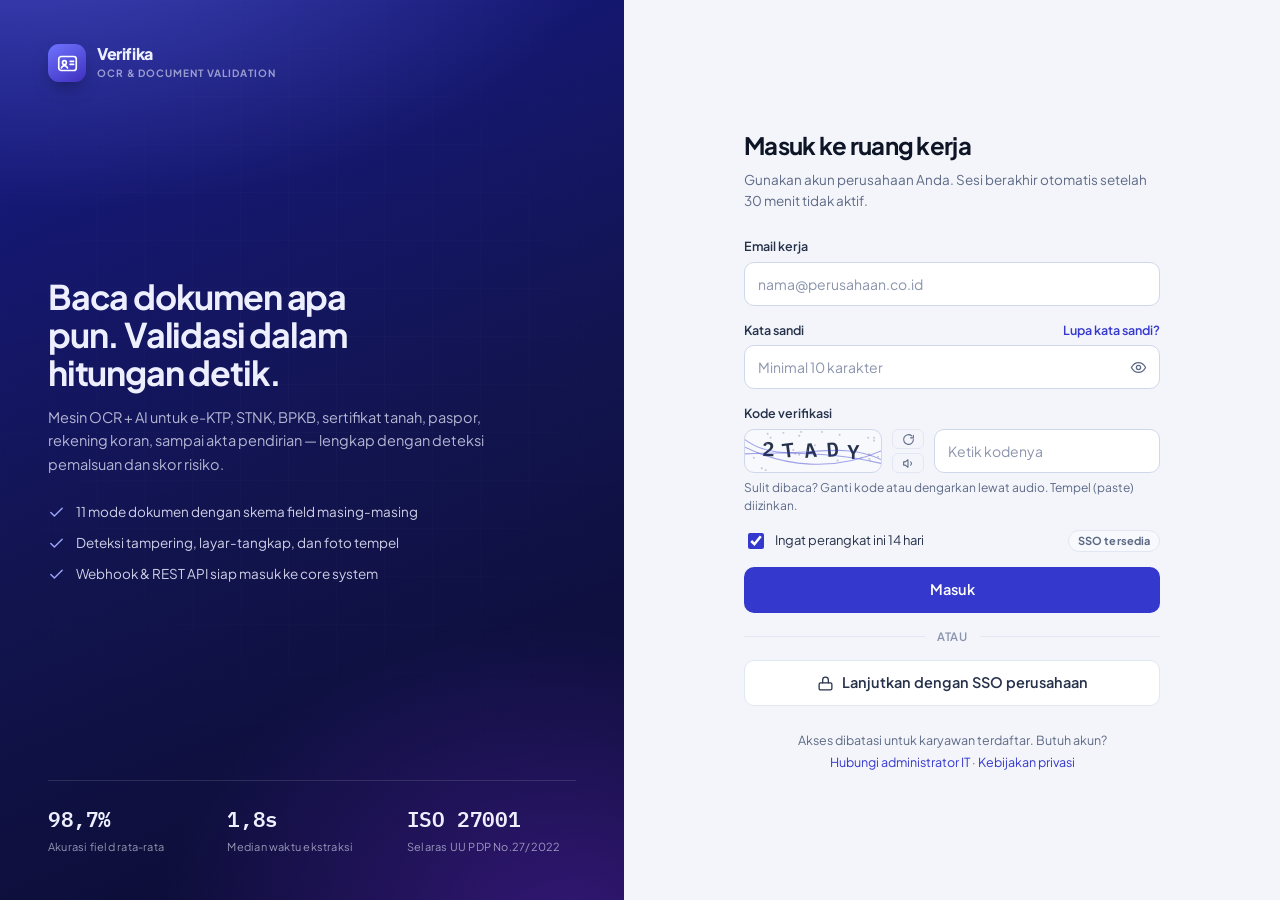
<file: verifika-ocr-document-validation.html>
<!doctype html>
<html lang="id">
<head>
<meta charset="utf-8">
<meta name="viewport" content="width=device-width, initial-scale=1, viewport-fit=cover">
<style>:root{color-scheme:light}img{max-width:100%}[hidden]{display:none!important}</style>
<title>Verifika Document OCR</title>
<link rel="preconnect" href="https://fonts.gstatic.com" crossorigin>
<link rel="stylesheet" href="https://fonts.googleapis.com/css2?family=Plus+Jakarta+Sans:wght@400;500;600;700;800&family=IBM+Plex+Mono:wght@400;500;600&display=swap">
<style>
/* ============ TOKENS (light only — tema tunggal) ============ */
:root{
  color-scheme:light;
  --bg:#F3F5FB; --bg-2:#E9EDF8;
  --card:#FFFFFF; --card-2:#F7F9FD;
  --line:#E1E7F3; --line-2:#CFD8EB;
  --ink:#0E1526; --ink-2:#26314A; --muted:#5E6A85; --muted-2:#8A94AC;
  --brand:#3538CD; --brand-2:#4F52E8; --brand-deep:#1B1D74; --brand-ink:#FFFFFF;
  --brand-soft:#ECEDFC; --brand-line:#C9CBF6;
  --ai:#6D28D9; --ai-soft:#F2ECFE; --ai-line:#D9C9FB;
  --ok:#067A57; --ok-soft:#E4F6EF; --ok-line:#B7E4D3;
  --warn:#A65A07; --warn-soft:#FDF3E3; --warn-line:#F0D6AA;
  --bad:#BE2B2B; --bad-soft:#FDECEC; --bad-line:#F3C9C9;
  --shadow:0 1px 2px rgba(14,21,38,.05), 0 8px 24px -12px rgba(14,21,38,.14);
  --shadow-lg:0 24px 60px -28px rgba(14,21,38,.32);
  --r:12px; --r-lg:16px; --r-sm:8px; --topbar-h:61px;
  --sans:"Plus Jakarta Sans", ui-sans-serif, system-ui, "Segoe UI", sans-serif;
  --mono:"IBM Plex Mono", ui-monospace, "SF Mono", Menlo, monospace;
}

/* ============ BASE ============ */
*,*::before,*::after{box-sizing:border-box}
html,body{height:100%}
body{
  margin:0; background:var(--bg); color:var(--ink);
  font-family:var(--sans); font-size:14px; line-height:1.5;
  -webkit-font-smoothing:antialiased;
}
h1,h2,h3,h4{margin:0; font-weight:700; letter-spacing:-.02em; text-wrap:balance}
p{margin:0}
button,input,select,textarea{font:inherit; color:inherit}
button{cursor:pointer; background:none; border:0; padding:0}
a{color:var(--brand); text-decoration:none}
svg{display:block}
:focus-visible{outline:2px solid var(--brand-2); outline-offset:2px; border-radius:6px}
.sr{position:absolute;width:1px;height:1px;padding:0;margin:-1px;overflow:hidden;clip:rect(0 0 0 0);white-space:nowrap;border:0}
.mono{font-family:var(--mono); font-variant-numeric:tabular-nums}
.num{font-variant-numeric:tabular-nums}
.eyebrow{font-size:10.5px; font-weight:700; letter-spacing:.09em; text-transform:uppercase; color:var(--muted-2)}
@media (prefers-reduced-motion: reduce){
  *{animation-duration:.001ms !important; transition-duration:.001ms !important}
}

/* ============ PRIMITIVES ============ */
.btn{
  display:inline-flex; align-items:center; justify-content:center; gap:8px;
  height:40px; padding:0 16px; border-radius:10px; font-weight:600; font-size:13.5px;
  border:1px solid transparent; transition:background .16s, border-color .16s, color .16s, transform .12s;
  white-space:nowrap;
}
.btn:active{transform:translateY(1px)}
.btn-primary{background:var(--brand); color:#fff}
.btn-primary:hover{background:var(--brand-2)}
.btn-primary{color:#fff}
.btn-ghost{background:var(--card); border-color:var(--line); color:var(--ink-2)}
.btn-ghost:hover{border-color:var(--line-2); background:var(--card-2)}
.btn-ai{background:var(--ai-soft); border-color:var(--ai-line); color:var(--ai)}
.btn-ai:hover{background:var(--ai-soft); border-color:var(--ai)}
.btn-lg{height:46px; padding:0 22px; font-size:14.5px}
.btn-sm{height:32px; padding:0 11px; font-size:12.5px; border-radius:8px}
.btn-block{width:100%}
.btn:disabled{opacity:.5; cursor:not-allowed}

.card{background:var(--card); border:1px solid var(--line); border-radius:var(--r-lg); box-shadow:var(--shadow)}
.card-pad{padding:18px}
.card-head{display:flex; align-items:flex-start; justify-content:space-between; gap:14px; padding:16px 18px; border-bottom:1px solid var(--line)}
.card-title{font-size:15px}
.card-sub{font-size:12.5px; color:var(--muted); margin-top:2px}

.pill{display:inline-flex; align-items:center; gap:5px; height:22px; padding:0 9px; border-radius:999px; font-size:11px; font-weight:700; letter-spacing:.01em; border:1px solid}
.pill-ok{background:var(--ok-soft); color:var(--ok); border-color:var(--ok-line)}
.pill-warn{background:var(--warn-soft); color:var(--warn); border-color:var(--warn-line)}
.pill-bad{background:var(--bad-soft); color:var(--bad); border-color:var(--bad-line)}
.pill-ai{background:var(--ai-soft); color:var(--ai); border-color:var(--ai-line)}
.pill-brand{background:var(--brand-soft); color:var(--brand); border-color:var(--brand-line)}
.pill-mute{background:var(--card-2); color:var(--muted); border-color:var(--line)}
.pill svg{width:11px; height:11px; flex:none}
.err svg{width:14px; height:14px; flex:none}

.field{display:flex; flex-direction:column; gap:6px}
.label{font-size:12.5px; font-weight:600; color:var(--ink-2)}
.input{
  height:44px; padding:0 13px; border-radius:10px; border:1px solid var(--line-2);
  background:var(--card); color:var(--ink); width:100%; transition:border-color .16s, box-shadow .16s;
}
.input::placeholder{color:var(--muted-2)}
.input:focus{outline:none; border-color:var(--brand); box-shadow:0 0 0 3px var(--brand-soft)}
.input[aria-invalid="true"]{border-color:var(--bad); box-shadow:0 0 0 3px var(--bad-soft)}
.hint{font-size:12px; color:var(--muted)}
.err{font-size:12px; color:var(--bad); font-weight:600; display:flex; gap:5px; align-items:center}
.input-wrap{position:relative}
.input-wrap .input{padding-right:44px}
.in-btn{position:absolute; right:4px; top:4px; width:36px; height:36px; display:grid; place-items:center; border-radius:8px; color:var(--muted)}
.in-btn:hover{background:var(--card-2); color:var(--ink)}

/* ============ AUTH ============ */
.auth{min-height:100%; display:grid; grid-template-columns:minmax(380px,1fr) minmax(480px,1.05fr)}
.auth-brand{
  position:relative; overflow:hidden; padding:44px 48px;
  background:
    radial-gradient(900px 480px at 8% -10%, rgba(120,128,255,.42), transparent 62%),
    radial-gradient(700px 520px at 92% 104%, rgba(109,40,217,.42), transparent 60%),
    linear-gradient(158deg, #171A86 0%, #12144F 52%, #0A0B2E 100%);
  color:#EDEFFF; display:flex; flex-direction:column; justify-content:space-between; gap:40px;
}
.auth-brand::after{
  content:""; position:absolute; inset:0; pointer-events:none; opacity:.4;
  background-image:linear-gradient(rgba(255,255,255,.05) 1px, transparent 1px), linear-gradient(90deg, rgba(255,255,255,.05) 1px, transparent 1px);
  background-size:48px 48px; mask-image:radial-gradient(70% 60% at 50% 40%, #000, transparent);
}
.auth-brand > *{position:relative; z-index:1}
.wordmark{display:flex; align-items:center; gap:11px}
.mark{width:38px; height:38px; border-radius:11px; display:grid; place-items:center; background:linear-gradient(150deg,#6E74FF,#3F2FBE); box-shadow:0 8px 20px -8px rgba(0,0,0,.6); flex:none}
.mark svg{width:21px; height:21px; color:#fff}
.wm-name{display:block; font-size:16px; font-weight:800; letter-spacing:-.025em; line-height:1.1}
.wm-sub{display:block; font-size:10px; font-weight:700; letter-spacing:.09em; text-transform:uppercase; color:rgba(237,239,255,.58); margin-top:3px}
.auth-pitch h1{font-size:34px; line-height:1.12; letter-spacing:-.035em; max-width:15ch}
.auth-pitch p{margin-top:14px; font-size:14.5px; color:rgba(237,239,255,.74); max-width:44ch; line-height:1.6}
.auth-caps{list-style:none; margin:26px 0 0; padding:0; display:flex; flex-direction:column; gap:11px}
.auth-caps li{display:flex; gap:11px; align-items:flex-start; font-size:13.5px; color:rgba(237,239,255,.86)}
.auth-caps svg{width:17px; height:17px; flex:none; margin-top:2px; color:#9DA4FF}
.auth-stats{display:flex; gap:10px; flex-wrap:wrap; border-top:1px solid rgba(255,255,255,.12); padding-top:22px}
.auth-stat{flex:1 1 120px; min-width:0}
.auth-stat b{display:block; font-family:var(--mono); font-size:21px; font-weight:600; letter-spacing:-.02em}
.auth-stat span{font-size:11px; color:rgba(237,239,255,.6); letter-spacing:.02em}

.auth-panel{display:flex; align-items:center; justify-content:center; padding:44px 24px; background:var(--bg)}
.auth-card{width:100%; max-width:416px}
.auth-card h2{font-size:24px; letter-spacing:-.03em}
.auth-card .sub{font-size:13.5px; color:var(--muted); margin-top:7px}
.auth-form{display:flex; flex-direction:column; gap:15px; margin-top:26px}
.row-between{display:flex; align-items:center; justify-content:space-between; gap:12px}
.check{display:flex; align-items:center; gap:8px; font-size:13px; color:var(--ink-2); cursor:pointer}
.check input{width:16px; height:16px; accent-color:var(--brand); cursor:pointer}
.cap-box{display:flex; gap:10px; align-items:stretch}
.cap-img{
  flex:none; width:138px; height:44px; border-radius:10px; overflow:hidden;
  border:1px solid var(--line-2); background:var(--card-2);
}
.cap-img svg{width:100%; height:100%}
.cap-tools{display:flex; flex-direction:column; gap:4px; flex:none}
.cap-tools button{width:32px; height:20px; display:grid; place-items:center; border-radius:6px; color:var(--muted); border:1px solid var(--line)}
.cap-tools button:hover{color:var(--brand); border-color:var(--brand-line); background:var(--brand-soft)}
.cap-tools svg{width:13px; height:13px}
.divider-or{display:flex; align-items:center; gap:12px; color:var(--muted-2); font-size:11.5px; font-weight:600; letter-spacing:.06em; text-transform:uppercase}
.divider-or::before,.divider-or::after{content:""; flex:1; height:1px; background:var(--line)}
.auth-foot{margin-top:24px; font-size:12.5px; color:var(--muted); text-align:center; line-height:1.7}
.alert{display:flex; gap:10px; padding:11px 13px; border-radius:10px; font-size:12.5px; border:1px solid; align-items:flex-start}
.alert svg{width:16px; height:16px; flex:none; margin-top:1px}
.alert-bad{background:var(--bad-soft); border-color:var(--bad-line); color:var(--bad)}
.alert-info{background:var(--brand-soft); border-color:var(--brand-line); color:var(--brand)}
.alert-ok{background:var(--ok-soft); border-color:var(--ok-line); color:var(--ok)}
.alert a{color:inherit; text-decoration:underline; font-weight:600}
.back-link{display:inline-flex; align-items:center; gap:6px; font-size:13px; font-weight:600; color:var(--muted); margin-bottom:18px}
.back-link:hover{color:var(--ink)}
.back-link svg{width:15px; height:15px}
.otp-row{display:flex; gap:8px}
.otp-row input{
  flex:1; min-width:0; height:54px; text-align:center; font-family:var(--mono); font-size:20px; font-weight:600;
  border-radius:10px; border:1px solid var(--line-2); background:var(--card);
}
.otp-row input:focus{outline:none; border-color:var(--brand); box-shadow:0 0 0 3px var(--brand-soft)}
@media (max-width:920px){
  .auth{grid-template-columns:1fr}
  .auth-brand{padding:26px 20px 30px; gap:24px}
  .auth-pitch h1{font-size:26px}
  .auth-caps{display:none}
  .auth-panel{padding:30px 16px 48px}
}

/* ============ APP SHELL ============ */
.app{min-height:100%; display:grid; grid-template-columns:238px 1fr}
.rail{
  background:var(--card); border-right:1px solid var(--line);
  display:flex; flex-direction:column; gap:4px; padding:16px 12px;
  position:sticky; top:env(safe-area-inset-top, 0px); height:100vh; overflow-y:auto;
}
.rail-brand{display:flex; align-items:center; gap:11px; padding:4px 6px 18px}
.rail-brand .mark{width:36px; height:36px; border-radius:10px}
.rail-brand .mark svg{width:20px; height:20px}
.rail-brand .wm-name{font-size:15px; color:var(--ink)}
.rail-brand .wm-sub{color:var(--muted-2); font-size:9px; letter-spacing:.1em}
.nav-group{margin-top:14px; padding:0 8px 6px}
.nav-item{
  display:flex; align-items:center; gap:10px; height:38px; padding:0 10px; border-radius:9px;
  font-size:13.5px; font-weight:600; color:var(--muted); width:100%; text-align:left; transition:background .15s, color .15s;
}
.nav-item svg{width:18px; height:18px; flex:none}
.nav-item:hover{background:var(--card-2); color:var(--ink)}
.nav-item[aria-current="page"]{background:var(--brand-soft); color:var(--brand)}
.nav-count{margin-left:auto; font-family:var(--mono); font-size:11px; color:var(--muted-2)}
.rail-foot{margin-top:auto; padding-top:14px; border-top:1px solid var(--line)}
.usage{background:var(--card-2); border:1px solid var(--line); border-radius:12px; padding:12px}
.usage-bar{height:6px; border-radius:99px; background:var(--line-2); overflow:hidden; margin:9px 0 7px}
.usage-bar i{display:block; height:100%; background:linear-gradient(90deg,var(--brand),var(--ai)); border-radius:99px}

.main{min-width:0; display:flex; flex-direction:column}
.topbar{
  position:sticky; top:env(safe-area-inset-top, 0px); z-index:30;
  background:var(--card); border-bottom:1px solid var(--line);
  display:flex; align-items:center; gap:14px; padding:12px 24px; min-height:var(--topbar-h);
}
.topbar-ctx{min-width:0}
.topbar-ctx .eyebrow{display:block}
.topbar-ctx h2{font-size:17px; margin-top:1px}
.topbar-tools{margin-left:auto; display:flex; align-items:center; gap:8px}
.icon-btn{width:36px; height:36px; border-radius:9px; display:grid; place-items:center; color:var(--muted); border:1px solid var(--line); background:var(--card)}
.icon-btn:hover{color:var(--ink); border-color:var(--line-2)}
.icon-btn svg{width:17px; height:17px}
.avatar{display:flex; align-items:center; gap:9px; padding:4px 10px 4px 4px; border-radius:99px; border:1px solid var(--line); background:var(--card)}
.avatar i{width:28px; height:28px; border-radius:50%; background:linear-gradient(150deg,#6E74FF,#3F2FBE); color:#fff; display:grid; place-items:center; font-size:11px; font-weight:700; font-style:normal; flex:none}
.avatar span{font-size:12.5px; font-weight:600; text-align:left}
.avatar small{display:block; font-size:10.5px; color:var(--muted-2); font-weight:500}
.avatar:hover{border-color:var(--line-2); background:var(--card-2)}
.avatar svg{width:14px; height:14px; color:var(--muted-2); flex:none; transition:transform .18s}
.avatar[aria-expanded="true"] svg{transform:rotate(180deg)}

/* ---- popovers ---- */
.pop-wrap{position:relative}
.pop{
  position:absolute; right:0; top:calc(100% + 9px); z-index:40; width:340px; max-width:calc(100vw - 32px);
  background:var(--card); border:1px solid var(--line); border-radius:14px; box-shadow:var(--shadow-lg);
  overflow:hidden; animation:riseIn .18s cubic-bezier(.22,.61,.36,1) both;
}
.pop-head{display:flex; align-items:center; gap:10px; padding:13px 15px; border-bottom:1px solid var(--line)}
.pop-head h3{font-size:14px}
.pop-head button{font-size:11.5px; font-weight:700; color:var(--brand); margin-left:auto}
.pop-list{max-height:322px; overflow-y:auto}
.n-item{display:grid; grid-template-columns:26px minmax(0,1fr); gap:11px; padding:12px 15px; border-bottom:1px solid var(--line); width:100%; text-align:left; align-items:start}
.n-item:last-child{border-bottom:0}
.n-item:hover{background:var(--card-2)}
.n-item.unread{background:var(--brand-soft)}
.n-item.unread:hover{background:var(--brand-soft)}
.n-ico{width:26px; height:26px; border-radius:8px; display:grid; place-items:center; border:1px solid; flex:none}
.n-ico svg{width:13px; height:13px}
.n-item b{font-size:12.5px; font-weight:700; display:block; letter-spacing:-.01em}
.n-item p{font-size:11.5px; color:var(--muted); margin-top:2px; line-height:1.5}
.n-meta{display:flex; align-items:center; gap:7px; margin-top:5px}
.n-meta time{font-family:var(--mono); font-size:10.5px; color:var(--muted-2)}
.n-dot{width:6px; height:6px; border-radius:50%; background:var(--brand); flex:none}
.pop-foot{padding:11px 15px; border-top:1px solid var(--line); background:var(--card-2)}
.pop-foot button{font-size:12.5px; font-weight:700; color:var(--brand); width:100%; text-align:center}
.pop-user{display:flex; align-items:center; gap:11px; padding:14px 15px; border-bottom:1px solid var(--line)}
.pop-user i{width:38px; height:38px; border-radius:50%; background:linear-gradient(150deg,#6E74FF,#3F2FBE); color:#fff; display:grid; place-items:center; font-size:13px; font-weight:700; font-style:normal; flex:none}
.pop-user b{font-size:13.5px; display:block}
.pop-user small{font-size:11.5px; color:var(--muted); display:block; margin-top:1px}
.pop-menu{padding:6px}
.pop-mi{display:flex; align-items:center; gap:10px; width:100%; text-align:left; padding:9px 10px; border-radius:9px; font-size:13px; font-weight:600; color:var(--ink-2)}
.pop-mi:hover{background:var(--card-2)}
.pop-mi svg{width:16px; height:16px; color:var(--muted); flex:none}
.pop-mi.danger{color:var(--bad)}
.pop-mi.danger svg{color:var(--bad)}
.pop-sep{height:1px; background:var(--line); margin:6px 4px}
.badge{
  position:absolute; top:-4px; right:-4px; min-width:17px; height:17px; padding:0 4px; border-radius:99px;
  background:var(--bad); color:#fff; font-size:10px; font-weight:800; display:grid; place-items:center;
  border:2px solid var(--card); font-family:var(--mono);
}
@media (max-width:560px){ .pop{width:min(340px, calc(100vw - 24px)); right:-8px} }

.page{padding:22px 24px 56px; width:100%; max-width:none}
/* gutter tumbuh pada layar lebar, tetap sejajar dengan navbar */
@media (min-width:1600px){
  .topbar{padding-left:32px; padding-right:32px}
  .page{padding-left:32px; padding-right:32px}
}
@media (min-width:2200px){
  .topbar{padding-left:44px; padding-right:44px}
  .page{padding-left:44px; padding-right:44px}
}
.page-head{display:flex; align-items:flex-end; justify-content:space-between; gap:18px; flex-wrap:wrap; margin-bottom:18px}
.page-head h1{font-size:25px; letter-spacing:-.032em}
.page-head p{font-size:13.5px; color:var(--muted); margin-top:5px; max-width:64ch}
.view[hidden]{display:none !important}

@media (max-width:1040px){
  .app{grid-template-columns:1fr}
  .rail{
    position:static; height:auto; flex-direction:row; align-items:center; gap:6px;
    overflow-x:auto; border-right:0; border-bottom:1px solid var(--line); padding:10px 12px;
  }
  .rail-brand{padding:0 10px 0 4px; flex:none}
  .rail-brand .wm-sub{display:none}
  .nav-group{display:none}
  .nav-item{width:auto; flex:none; height:34px}
  .nav-item span{white-space:nowrap}
  .nav-count{display:none}
  .rail-foot{display:none}
  .page{padding:18px 16px 48px}
  .topbar{padding:10px 16px}
}
@media (max-width:560px){
  .nav-item span{display:none}
  .nav-item{width:38px; justify-content:center; padding:0}
  .topbar-ctx h2{font-size:15px}
  .avatar span{display:none}
}

/* ============ GRIDS / KPI ============ */
.grid{display:grid; gap:14px}
.g-4{grid-template-columns:repeat(4,minmax(0,1fr))}
.g-3{grid-template-columns:repeat(3,minmax(0,1fr))}
.g-2{grid-template-columns:repeat(2,minmax(0,1fr))}
.split{display:grid; grid-template-columns:minmax(0,1.32fr) minmax(0,1fr); gap:16px; align-items:start}
@media (max-width:1180px){ .g-4{grid-template-columns:repeat(2,minmax(0,1fr))} .split{grid-template-columns:1fr} }
@media (max-width:760px){ .g-3,.g-2{grid-template-columns:1fr} }
@media (max-width:460px){ .g-4{grid-template-columns:1fr} }

.kpi{background:var(--card); border:1px solid var(--line); border-radius:var(--r); padding:15px 16px; display:flex; flex-direction:column; gap:10px}
.kpi-top{display:flex; align-items:center; justify-content:space-between; gap:10px}
.kpi-top .eyebrow{letter-spacing:.07em}
.kpi-ico{width:28px; height:28px; border-radius:8px; display:grid; place-items:center; background:var(--card-2); color:var(--muted); border:1px solid var(--line)}
.kpi-ico svg{width:15px; height:15px}
.kpi-val{font-family:var(--mono); font-size:27px; font-weight:600; letter-spacing:-.03em; line-height:1}
.kpi-val small{font-size:14px; color:var(--muted); font-weight:500}
.kpi-foot{display:flex; align-items:center; gap:7px; font-size:11.5px; color:var(--muted)}
.trend{display:inline-flex; align-items:center; gap:3px; font-weight:700; font-family:var(--mono)}
.trend-up{color:var(--ok)} .trend-down{color:var(--bad)}
.trend svg{width:12px; height:12px}

/* sparkline + chart */
.chart-wrap{position:relative; padding:6px 18px 16px; min-height:212px}
#volChart{position:absolute; left:18px; right:16px; top:4px; bottom:14px}
#volChart svg{width:100%; height:100%; display:block; overflow:visible}
.chart-legend{display:flex; gap:16px; flex-wrap:wrap; padding:0 18px 10px; font-size:12px; color:var(--muted)}
.chart-legend i{width:9px; height:9px; border-radius:3px; display:inline-block; margin-right:6px; vertical-align:-1px}
.chart-tip{
  position:absolute; z-index:5; pointer-events:none; opacity:0; transform:translate(-50%,-100%);
  background:var(--ink); color:#fff; border-radius:9px; padding:8px 10px; white-space:nowrap;
  box-shadow:0 10px 24px -10px rgba(14,21,38,.5); transition:opacity .12s;
}
.chart-tip.on{opacity:1}
.chart-tip b{display:block; font-size:11px; font-weight:700; letter-spacing:.02em; opacity:.72; margin-bottom:4px}
.chart-tip span{display:flex; align-items:center; gap:6px; font-size:12px; font-family:var(--mono)}
.chart-tip span + span{margin-top:2px}
.chart-tip i{width:7px; height:7px; border-radius:2px; flex:none}
.vc-hit{fill:transparent; cursor:pointer}
#vcGuide,#vcDot,#vcDot2{transition:opacity .12s; pointer-events:none}
.bar-list{display:flex; flex-direction:column; gap:12px; padding:16px 18px}
.bar-row{display:grid; grid-template-columns:minmax(0,1fr) auto; gap:4px 12px; align-items:center}
.bar-row .bl{font-size:13px; font-weight:600; min-width:0; overflow:hidden; text-overflow:ellipsis; white-space:nowrap}
.bar-row .bv{font-family:var(--mono); font-size:12.5px; color:var(--muted)}
.bar-track{grid-column:1/-1; height:7px; border-radius:99px; background:var(--card-2); border:1px solid var(--line); overflow:hidden}
.bar-track i{display:block; height:100%; border-radius:99px; background:var(--brand); opacity:.9}

/* ============ MODE PICKER ============ */
.mode-grid{display:grid; grid-template-columns:repeat(auto-fill,minmax(258px,1fr)); gap:12px}
.mode{
  position:relative; text-align:left; background:var(--card); border:1px solid var(--line);
  border-radius:var(--r); padding:15px; display:flex; flex-direction:column; gap:10px;
  transition:border-color .16s, box-shadow .16s, transform .16s; width:100%;
}
.mode:hover{border-color:var(--brand-line); box-shadow:var(--shadow); transform:translateY(-2px)}
.mode[aria-pressed="true"]{border-color:var(--brand); box-shadow:0 0 0 3px var(--brand-soft)}
.mode-top{display:flex; align-items:center; gap:11px}
.mode-ico{width:38px; height:38px; border-radius:10px; display:grid; place-items:center; flex:none; background:var(--brand-soft); color:var(--brand); border:1px solid var(--brand-line)}
.mode-ico svg{width:20px; height:20px}
.mode h3{font-size:14.5px; letter-spacing:-.015em}
.mode .code{font-family:var(--mono); font-size:10.5px; color:var(--muted-2); letter-spacing:.04em}
.mode p{font-size:12.5px; color:var(--muted); line-height:1.55}
.mode-meta{display:flex; align-items:center; gap:7px; flex-wrap:wrap; margin-top:auto; padding-top:4px}
.mode-check{position:absolute; top:12px; right:12px; width:20px; height:20px; border-radius:50%; background:var(--brand); color:#fff; display:grid; place-items:center; opacity:0; transform:scale(.6); transition:.16s}
.mode-check svg{width:12px; height:12px}
.mode[aria-pressed="true"] .mode-check{opacity:1; transform:scale(1)}
.mode.is-other .mode-ico{background:var(--ai-soft); color:var(--ai); border-color:var(--ai-line)}

/* ============ STEPPER ============ */
.stepper{display:flex; align-items:center; gap:0; background:var(--card); border:1px solid var(--line); border-radius:var(--r); padding:12px 18px; margin-bottom:16px; overflow-x:auto}
.step{display:flex; align-items:center; gap:9px; flex:none}
.step-dot{width:24px; height:24px; border-radius:50%; display:grid; place-items:center; font-family:var(--mono); font-size:11.5px; font-weight:600; background:var(--card-2); color:var(--muted); border:1px solid var(--line-2); flex:none}
.step-label{font-size:13px; font-weight:600; color:var(--muted); white-space:nowrap}
.step.done .step-dot{background:var(--brand); border-color:var(--brand); color:#fff}
.step.done .step-label{color:var(--ink)}
.step.now .step-dot{background:var(--brand); border-color:var(--brand); color:#fff; box-shadow:0 0 0 4px var(--brand-soft)}
.step.now .step-label{color:var(--ink)}
.step-line{flex:1 1 40px; min-width:28px; height:2px; background:var(--line); margin:0 14px; border-radius:2px}
.step-line.on{background:var(--brand)}
.step-dot svg{width:13px; height:13px}

/* ============ DROPZONE ============ */
.drop{
  border:1.5px dashed var(--line-2); border-radius:var(--r); background:var(--card-2);
  padding:52px 24px; display:flex; flex-direction:column; align-items:center; gap:6px; text-align:center;
  transition:border-color .16s, background .16s;
}
.drop.hot{border-color:var(--brand); background:var(--brand-soft)}
.drop-ico{width:58px; height:58px; border-radius:50%; background:var(--brand-soft); color:var(--brand); display:grid; place-items:center; margin-bottom:10px; border:1px solid var(--brand-line)}
.drop-ico svg{width:26px; height:26px}
.drop h3{font-size:16px}
.drop p{font-size:13px; color:var(--muted)}
.drop .btn{margin-top:14px}
.drop .meta{font-size:11.5px; color:var(--muted-2); margin-top:12px}
.tipbar{display:flex; gap:10px; align-items:flex-start; background:var(--brand-soft); border:1px solid var(--brand-line); border-radius:10px; padding:11px 13px; margin-top:14px; font-size:12.5px; color:var(--brand)}
.tipbar svg{width:16px; height:16px; flex:none; margin-top:1px}

.preview{padding:16px 18px}
.preview-frame{
  border-radius:var(--r); overflow:hidden; border:1px solid var(--line); background:var(--card-2);
  aspect-ratio:16/10; max-width:100%; display:grid; place-items:center; position:relative;
}
.preview-frame svg{width:100%; height:100%}
/* overlay pemindaian dokumen */
.scan-band,.scan-grid,.scan-corner,.scan-chip{position:absolute; opacity:0; pointer-events:none; transition:opacity .25s}
.scan-band{
  left:0; right:0; top:-74px; height:74px;
  background:linear-gradient(180deg, rgba(53,56,205,0) 0%, rgba(53,56,205,.10) 55%, rgba(53,56,205,.26) 100%);
  border-bottom:2px solid var(--brand);
  box-shadow:0 0 22px 3px rgba(53,56,205,.38);
}
.scan-grid{
  inset:0;
  background-image:linear-gradient(rgba(53,56,205,.14) 1px, transparent 1px),
                   linear-gradient(90deg, rgba(53,56,205,.14) 1px, transparent 1px);
  background-size:26px 26px;
}
.scan-corner{width:22px; height:22px; border:2px solid var(--brand)}
.scan-corner.tl{left:10px; top:10px; border-right:0; border-bottom:0; border-radius:5px 0 0 0}
.scan-corner.tr{right:10px; top:10px; border-left:0; border-bottom:0; border-radius:0 5px 0 0}
.scan-corner.bl{left:10px; bottom:10px; border-right:0; border-top:0; border-radius:0 0 0 5px}
.scan-corner.br{right:10px; bottom:10px; border-left:0; border-top:0; border-radius:0 0 5px 0}
.scan-chip{
  left:50%; bottom:12px; transform:translateX(-50%);
  display:flex; align-items:center; gap:7px; white-space:nowrap;
  background:rgba(14,21,38,.86); color:#fff; font-size:11.5px; font-weight:700;
  padding:6px 11px; border-radius:999px; backdrop-filter:blur(2px);
}
.scan-chip i{width:7px; height:7px; border-radius:50%; background:#8D93FF; animation:pulseDot 1s ease-in-out infinite}
@keyframes pulseDot{0%,100%{opacity:.35; transform:scale(.8)} 50%{opacity:1; transform:scale(1.15)}}
.scanning .scan-band{opacity:1; animation:scanY 2s cubic-bezier(.42,0,.58,1) infinite}
.scanning .scan-grid{opacity:1; animation:gridFade 2s ease-in-out infinite}
.scanning .scan-corner{opacity:1; animation:cornerPulse 2s ease-in-out infinite}
.scanning .scan-chip{opacity:1}
@keyframes scanY{0%{top:-74px} 100%{top:100%}}
@keyframes gridFade{0%,100%{opacity:.45} 50%{opacity:.9}}
@keyframes cornerPulse{0%,100%{opacity:.5} 50%{opacity:1}}
@media (prefers-reduced-motion: reduce){
  .scanning .scan-band{animation:none; top:50%; opacity:1}
  .scanning .scan-grid,.scanning .scan-corner{animation:none}
  .scan-chip i{animation:none; opacity:1}
}
.preview-foot{display:flex; align-items:center; justify-content:space-between; gap:12px; padding:11px 18px; border-top:1px solid var(--line); font-size:12px; color:var(--muted); flex-wrap:wrap}
.dot-ok{width:7px; height:7px; border-radius:50%; background:var(--ok); display:inline-block; margin-right:6px}

/* ============ CONFIDENCE LEDGER (signature) ============ */
.ledger{padding:4px 0}
.led-row{
  display:grid; grid-template-columns:56px minmax(0,1fr) auto; gap:0 14px; align-items:center;
  padding:11px 18px 11px 14px; border-bottom:1px solid var(--line); position:relative;
}
.led-row:last-child{border-bottom:0}
.led-row::before{content:""; position:absolute; left:0; top:0; bottom:0; width:3px; background:transparent}
.led-row.flag::before{background:var(--warn)}
.led-row.flag{background:var(--warn-soft)}
.led-conf{display:flex; flex-direction:column; gap:3px}
.led-meter{display:flex; gap:2px}
.led-meter i{width:10px; height:4px; border-radius:1px; background:var(--line-2)}
.led-meter i.on{background:var(--ok)}
.led-meter.mid i.on{background:var(--warn)}
.led-meter.low i.on{background:var(--bad)}
.led-pct{font-family:var(--mono); font-size:10px; color:var(--muted-2); letter-spacing:-.02em}
.led-body{min-width:0}
.led-key,.led-val,.led-note{display:block}
.led-key{font-size:10.5px; font-weight:700; letter-spacing:.07em; text-transform:uppercase; color:var(--muted-2)}
.led-val{font-size:14px; font-weight:600; margin-top:2px; word-break:break-word}
.led-val.mono{font-family:var(--mono); font-weight:500; letter-spacing:-.01em}
.led-note{font-size:11.5px; color:var(--warn); margin-top:3px; font-weight:600}
.led-side{display:flex; align-items:center; gap:7px; flex:none}
.verdict{display:flex; gap:11px; align-items:flex-start; padding:13px 16px; border-radius:12px; border:1px solid var(--ok-line); background:var(--ok-soft); margin:16px 18px 6px}
.verdict-ico{width:28px; height:28px; border-radius:50%; background:var(--ok); color:#fff; display:grid; place-items:center; flex:none}
.verdict-ico svg{width:16px; height:16px}
.verdict b{font-size:13.5px; color:var(--ok); display:block}
.verdict p{font-size:12.5px; color:var(--ink-2); margin-top:2px}
.conf-head{display:flex; align-items:baseline; gap:8px}
.conf-big{font-family:var(--mono); font-size:22px; font-weight:600; color:var(--ok); letter-spacing:-.03em}

/* ============ AI PANEL ============ */
.ai-card{
  border:1px solid var(--ai-line); border-radius:var(--r-lg); background:var(--card);
  box-shadow:var(--shadow); overflow:hidden;
}
.ai-head{
  padding:15px 17px; border-bottom:1px solid var(--ai-line);
  background:linear-gradient(180deg, var(--ai-soft), transparent);
  display:flex; align-items:flex-start; gap:11px;
}
.ai-badge{width:30px; height:30px; border-radius:9px; background:var(--ai); color:#fff; display:grid; place-items:center; flex:none}
.ai-badge svg{width:17px; height:17px}
.ai-head h3{font-size:14.5px}
.ai-head p{font-size:12px; color:var(--muted); margin-top:2px}
.risk{display:flex; align-items:center; gap:14px; padding:15px 17px; border-bottom:1px solid var(--line)}
.gauge{position:relative; width:78px; height:78px; flex:none}
.gauge svg{width:78px; height:78px; transform:rotate(-90deg)}
.gauge-val{position:absolute; inset:0; display:grid; place-items:center; font-family:var(--mono); font-size:19px; font-weight:600; letter-spacing:-.03em}
.risk-body b{font-size:13.5px; display:block}
.risk-body p{font-size:12px; color:var(--muted); margin-top:3px; line-height:1.55}
.findings{display:flex; flex-direction:column}
.finding{display:grid; grid-template-columns:22px minmax(0,1fr); gap:10px; padding:12px 17px; border-bottom:1px solid var(--line)}
.finding:last-child{border-bottom:0}
.f-ico{width:22px; height:22px; border-radius:7px; display:grid; place-items:center; flex:none; border:1px solid}
.f-ico svg{width:12px; height:12px}
.f-ok{background:var(--ok-soft); color:var(--ok); border-color:var(--ok-line)}
.f-warn{background:var(--warn-soft); color:var(--warn); border-color:var(--warn-line)}
.f-bad{background:var(--bad-soft); color:var(--bad); border-color:var(--bad-line)}
.f-ai{background:var(--ai-soft); color:var(--ai); border-color:var(--ai-line)}
.finding b{font-size:13px; display:block; letter-spacing:-.01em}
.finding p{font-size:12px; color:var(--muted); margin-top:2px; line-height:1.55}
.ai-features{display:flex; flex-direction:column; gap:1px; background:var(--line)}
.ai-feat{background:var(--card); padding:13px 17px; display:grid; grid-template-columns:minmax(0,1fr) auto; gap:4px 12px; align-items:start}
.ai-feat b{font-size:13px; letter-spacing:-.01em}
.ai-feat p{font-size:12px; color:var(--muted); margin-top:2px; line-height:1.5; grid-column:1/-1}
.switch{width:34px; height:20px; border-radius:99px; background:var(--line-2); position:relative; flex:none; transition:background .18s}
.switch::after{content:""; position:absolute; top:2px; left:2px; width:16px; height:16px; border-radius:50%; background:#fff; transition:transform .18s; box-shadow:0 1px 3px rgba(0,0,0,.3)}
.switch[aria-checked="true"]{background:var(--ai)}
.switch[aria-checked="true"]::after{transform:translateX(14px)}
.ai-actions{display:flex; gap:8px; padding:14px 17px; border-top:1px solid var(--line); flex-wrap:wrap}

/* ============ TABLES ============ */
.table-scroll{overflow-x:auto}
table{width:100%; border-collapse:collapse; min-width:760px}
th{
  font-size:10.5px; font-weight:700; letter-spacing:.08em; text-transform:uppercase; color:var(--muted-2);
  text-align:left; padding:10px 14px; border-bottom:1px solid var(--line); background:var(--card-2); white-space:nowrap;
}
td{padding:12px 14px; border-bottom:1px solid var(--line); font-size:13px; vertical-align:middle}
tbody tr:last-child td{border-bottom:0}
tbody tr:hover{background:var(--card-2)}
.t-doc{display:flex; align-items:center; gap:10px; min-width:0}
.t-ico{width:30px; height:30px; border-radius:8px; display:grid; place-items:center; flex:none; background:var(--brand-soft); color:var(--brand); border:1px solid var(--brand-line)}
.t-ico svg{width:16px; height:16px}
.t-name{display:block; font-weight:600; font-size:13px; white-space:nowrap; overflow:hidden; text-overflow:ellipsis}
.t-sub{display:block; font-size:11px; color:var(--muted-2); font-family:var(--mono); margin-top:1px}
.filters{display:flex; gap:8px; align-items:center; flex-wrap:wrap; padding:13px 16px; border-bottom:1px solid var(--line)}
.chip{height:30px; padding:0 12px; border-radius:99px; border:1px solid var(--line); background:var(--card); font-size:12.5px; font-weight:600; color:var(--muted); transition:.15s}
.chip:hover{color:var(--ink); border-color:var(--line-2)}
.chip[aria-pressed="true"]{background:var(--brand); border-color:var(--brand); color:#fff}
.search{position:relative; margin-left:auto; min-width:200px; flex:1 1 200px; max-width:290px}
.search .input{height:34px; padding-left:34px; font-size:13px}
.search svg{position:absolute; left:11px; top:9px; width:16px; height:16px; color:var(--muted-2)}
.empty{padding:38px 18px; text-align:center; color:var(--muted); font-size:13px}

/* ============ BATCH ============ */
.b-row{display:grid; grid-template-columns:32px minmax(0,1.6fr) minmax(0,1fr) 76px 108px 26px; gap:14px; align-items:center; padding:13px 16px}
.b-prog{height:8px; border-radius:99px; background:var(--card-2); border:1px solid var(--line); overflow:hidden}
.b-prog i{display:block; height:100%; width:0; border-radius:99px; background:var(--brand); transition:width .4s linear}
.b-prog.done i{background:var(--ok)}
.b-prog.err i{background:var(--bad)}
.b-pct{font-family:var(--mono); font-size:11.5px; color:var(--muted); text-align:right}
@media (max-width:820px){
  .b-row{grid-template-columns:28px minmax(0,1fr) 104px 26px; gap:10px 12px}
  .b-row .b-col-prog{grid-column:2/-1}
  .b-row .b-col-pct{display:none}
}
.stat-strip{display:flex; gap:22px; flex-wrap:wrap; padding:14px 16px; border-top:1px solid var(--line); background:var(--card-2)}
.stat-strip div{display:flex; flex-direction:column; gap:1px}
.stat-strip b{font-family:var(--mono); font-size:17px; font-weight:600}

/* ============ PROFILE PAGE ============ */
.segmented{display:inline-flex; gap:2px; padding:4px; border-radius:999px; background:var(--bg-2); border:1px solid var(--line); flex:none}
.seg{height:34px; padding:0 18px; border-radius:999px; font-size:13px; font-weight:600; color:var(--muted); transition:.16s; white-space:nowrap}
.seg:hover{color:var(--ink)}
.seg[aria-pressed="true"]{background:var(--card); color:var(--brand); box-shadow:0 1px 3px rgba(14,21,38,.1)}
.prof-grid{display:grid; grid-template-columns:minmax(0,340px) minmax(0,1fr); gap:16px; align-items:start}
.prof-grid.wide{grid-template-columns:minmax(0,1fr) minmax(0,1.35fr)}
@media (max-width:980px){ .prof-grid,.prof-grid.wide{grid-template-columns:1fr} }
.av-wrap{display:flex; flex-direction:column; align-items:center; gap:14px; padding:26px 18px 6px}
.av-big{position:relative; width:118px; height:118px; flex:none}
.av-big > i{
  width:118px; height:118px; border-radius:50%; display:grid; place-items:center; font-style:normal;
  background:linear-gradient(150deg,#6E74FF,#3F2FBE); color:#fff; font-size:38px; font-weight:800; letter-spacing:-.03em;
  box-shadow:0 0 0 5px var(--brand-soft);
}
.av-cam{
  position:absolute; right:2px; bottom:2px; width:32px; height:32px; border-radius:50%;
  background:var(--brand); color:#fff; display:grid; place-items:center; border:3px solid var(--card);
}
.av-cam svg{width:14px; height:14px}
.av-wrap .meta{font-size:11.5px; color:var(--muted-2); text-align:center}
.info-list{margin:18px; padding:4px 0; background:var(--card-2); border:1px solid var(--line); border-radius:12px}
.info-row{display:grid; grid-template-columns:22px minmax(0,1fr); gap:11px; padding:11px 14px; align-items:start}
.info-row svg{width:17px; height:17px; margin-top:1px}
.info-row b{font-size:12.5px; display:block}
.info-row span{font-size:11.5px; color:var(--muted); display:block; margin-top:1px}
.form-grid{display:grid; grid-template-columns:repeat(2,minmax(0,1fr)); gap:16px; padding:18px}
.form-grid .span2{grid-column:1/-1}
@media (max-width:720px){ .form-grid{grid-template-columns:1fr} }
.ok-note{font-size:11.5px; color:var(--ok); font-weight:600; display:flex; align-items:center; gap:5px}
.ok-note svg{width:13px; height:13px}
textarea.input{height:92px; padding:11px 13px; resize:vertical; font-family:inherit; line-height:1.55}
.card-foot{display:flex; justify-content:flex-end; gap:9px; padding:14px 18px; border-top:1px solid var(--line); background:var(--card-2)}
.input-pw{position:relative}
.input-pw .input{padding-left:40px; padding-right:44px}
.input-pw .ic-l{position:absolute; left:13px; top:13px; width:17px; height:17px; color:var(--muted-2); pointer-events:none}
.status-cell{display:flex; justify-content:flex-end}
#ptab-security td,#ptab-security th{white-space:nowrap}
#ptab-security table{min-width:520px}

/* notifikasi halaman */
.np-bar{display:flex; align-items:center; gap:9px; flex-wrap:wrap; margin-bottom:14px}
.np-bar .link{margin-left:auto; font-size:12.5px; font-weight:700; color:var(--brand)}
.np-list{display:flex; flex-direction:column}
.np-item{
  display:grid; grid-template-columns:10px minmax(0,1fr); gap:12px; padding:15px 18px; width:100%; text-align:left;
  border-bottom:1px solid var(--line); align-items:start; transition:background .15s;
}
.np-item:last-child{border-bottom:0}
.np-item:hover{background:var(--card-2)}
.np-item.unread{background:#F4F8FE}
.np-item.unread:hover{background:#EDF3FD}
.np-mark{width:9px; height:9px; border-radius:50%; margin-top:6px; background:transparent}
.np-item.unread .np-mark{background:var(--brand)}
.np-item.unread.np-alert .np-mark{background:var(--bad)}
.np-top{display:flex; align-items:center; gap:8px; flex-wrap:wrap}
.np-top b{font-size:13.5px; letter-spacing:-.01em}
.np-tag{height:18px; padding:0 7px; border-radius:5px; font-size:9.5px; font-weight:800; letter-spacing:.05em; display:inline-flex; align-items:center}
.np-tag.np-new{background:var(--brand-soft); color:var(--brand)}
.np-tag.np-alert{background:var(--bad-soft); color:var(--bad)}
.np-item p{font-size:12.5px; color:var(--muted); margin-top:4px; line-height:1.55}
.np-item time{display:block; font-size:11px; color:var(--muted-2); font-family:var(--mono); margin-top:6px}
.np-foot{display:flex; align-items:center; gap:7px; padding:11px 16px; border-top:1px solid var(--line); background:var(--card-2); flex-wrap:wrap}
.np-foot .pager-info{margin-right:auto}
.pager-num{
  min-width:30px; height:30px; padding:0 8px; border-radius:8px; border:1px solid var(--line); background:var(--card);
  font-family:var(--mono); font-size:12px; font-weight:600; color:var(--muted); display:grid; place-items:center;
}
.pager-num:hover:not(:disabled){color:var(--brand); border-color:var(--brand-line); background:var(--brand-soft)}
.pager-num[aria-current="page"]{background:var(--brand); border-color:var(--brand); color:#fff}
.pager-num:disabled{opacity:.42; cursor:default}
.pager-gap{color:var(--muted-2); padding:0 2px; font-size:12px}

/* detail notifikasi dalam halaman */
.nd-head{display:flex; align-items:flex-start; gap:13px; padding:17px 18px; border-bottom:1px solid var(--line)}
.nd-ico{width:36px; height:36px; border-radius:11px; display:grid; place-items:center; border:1px solid; flex:none}
.nd-ico svg{width:17px; height:17px}
.nd-head h3{font-size:16px}
.nd-head p{font-size:12px; color:var(--muted); margin-top:3px}
.nd-body{padding:18px}
.nd-body > p{font-size:13.5px; color:var(--ink-2); line-height:1.7; max-width:72ch}

/* ============ DASHBOARD FIT ============ */
.dash-kpi{margin-bottom:0}
.dash-body{display:grid; gap:14px; grid-template-columns:minmax(0,1.3fr) minmax(0,1fr)}
.dash-body .card{display:flex; flex-direction:column; min-height:0}
.dash-chart .chart-wrap{flex:1; min-height:196px}
.dash-body .bar-list{flex:1; justify-content:center}
.dash-act .act-list{flex:1; overflow-y:auto}
.pager{display:flex; align-items:center; gap:7px; padding:9px 14px; border-top:1px solid var(--line); background:var(--card-2)}
.pager-info{font-family:var(--mono); font-size:11.5px; color:var(--muted); margin-right:auto}
.pager-btn{width:28px; height:28px; border-radius:8px; border:1px solid var(--line); background:var(--card); color:var(--muted); display:grid; place-items:center}
.pager-btn:hover:not(:disabled){color:var(--brand); border-color:var(--brand-line); background:var(--brand-soft)}
.pager-btn:disabled{opacity:.42; cursor:not-allowed}
.pager-btn svg{width:14px; height:14px}
@media (max-width:1180px){ .dash-body{grid-template-columns:1fr} }
/* kunci satu layar hanya bila ruang memang cukup */
@media (min-width:1181px) and (min-height:800px){
  .page.dash{
    height:calc(100vh - var(--topbar-h)); min-height:0; overflow:hidden;
    display:flex; flex-direction:column; gap:14px; padding-bottom:22px;
  }
  .dash-body .card{overflow:hidden}
  .dash-body .bar-list{overflow-y:auto}
  .page.dash .page-head{margin-bottom:0}
  .page.dash .page-head p{max-width:58ch}
  .dash-body{flex:1; min-height:0; grid-template-rows:minmax(0,1.05fr) minmax(0,1fr)}
  .dash-chart{grid-column:1; grid-row:1}
  .dash-dist{grid-column:2; grid-row:1}
  .dash-act{grid-column:1; grid-row:2}
  .dash-ai{grid-column:2; grid-row:2}
  .page.dash{padding-top:18px}
  .page.dash .page-head p{font-size:12.5px; margin-top:4px}
  .page.dash .page-head h1{font-size:23px}
  .page.dash .kpi{padding:12px 15px; gap:7px}
  .page.dash .kpi-val{font-size:24px}
  .dash-body .card-head{padding:11px 16px}
  .dash-body .card-title{font-size:14px}
  .dash-body .card-sub{font-size:11.5px}
  .dash-chart .chart-wrap{padding:2px 16px 10px; min-height:132px}
  .dash-chart #volChart{left:16px; right:14px; top:2px; bottom:10px}
  .dash-chart .chart-legend{padding:0 16px 7px; font-size:11.5px}
  .dash-body .bar-list{padding:10px 16px; gap:9px}
  .dash-body .bar-row{gap:3px 12px}
  .dash-body .bar-row .bl{font-size:12.5px}
  .dash-body .bar-row .bv{font-size:11.5px}
  .dash-act .act{padding:9px 16px; gap:10px}
  .dash-act .act b{font-size:12.5px}
  .dash-ai .stat-strip{padding:10px 16px; gap:18px}
  .dash-ai .stat-strip b{font-size:15px}
  .dash-act .pager{padding:7px 14px}
}
@media (min-width:1181px) and (min-height:800px) and (max-height:980px){
  .dash-body .bar-list{gap:7px; padding:9px 16px}
  .dash-ai .stat-strip{padding:8px 16px}
  .dash-ai .stat-strip b{font-size:14px}
  .dash-body .bar-row .bl{font-size:12px}
  .page.dash .page-head p{display:none}
}

/* ============ LOADERS ============ */
.route-bar{
  position:fixed; top:env(safe-area-inset-top, 0px); left:0; right:0; height:3px; z-index:60;
  background:transparent; overflow:hidden; opacity:0; transition:opacity .2s;
}
.route-bar.on{opacity:1}
.route-bar i{
  display:block; height:100%; width:0%; border-radius:0 3px 3px 0;
  background:linear-gradient(90deg,var(--brand),var(--ai));
  transition:width .35s cubic-bezier(.4,0,.2,1);
}
@keyframes shimmer{0%{background-position:-420px 0}100%{background-position:420px 0}}
.sk{
  border-radius:8px;
  background:linear-gradient(90deg,var(--card-2) 0%, #EEF2FA 45%, var(--card-2) 90%);
  background-size:420px 100%; animation:shimmer 1.15s linear infinite;
}
.sk-line{height:11px; border-radius:6px}
.sk-card{background:var(--card); border:1px solid var(--line); border-radius:var(--r-lg); padding:16px; display:flex; flex-direction:column; gap:11px}
.sk-row{display:flex; gap:11px; align-items:center}
.sk-dot{width:30px; height:30px; border-radius:9px; flex:none}
.sk-chart{height:186px; border-radius:10px}
.sk-head{display:flex; flex-direction:column; gap:9px; margin-bottom:18px}
.spin{
  width:16px; height:16px; border-radius:50%; flex:none;
  border:2px solid rgba(255,255,255,.35); border-top-color:#fff; animation:rot .7s linear infinite;
}
.spin-brand{border-color:var(--brand-line); border-top-color:var(--brand)}
@keyframes rot{to{transform:rotate(360deg)}}
.boot{
  position:fixed; inset:0; z-index:90; background:var(--bg);
  display:flex; flex-direction:column; align-items:center; justify-content:center; gap:16px;
}
.boot .mark{width:46px; height:46px; border-radius:13px}
.boot .mark svg{width:25px; height:25px}
.boot-txt{font-size:13.5px; color:var(--muted); font-weight:600}
.boot-track{width:190px; height:4px; border-radius:99px; background:var(--line); overflow:hidden}
.boot-track i{display:block; height:100%; width:0; border-radius:99px; background:linear-gradient(90deg,var(--brand),var(--ai)); transition:width .3s linear}
@keyframes riseIn{from{opacity:0; transform:translateY(8px)} to{opacity:1; transform:none}}
.rise{animation:riseIn .32s cubic-bezier(.22,.61,.36,1) both}

/* processing steps panel */
.proc{padding:28px 20px; display:flex; flex-direction:column; align-items:center; gap:18px}
.proc-ring{position:relative; width:74px; height:74px}
.proc-ring svg{width:74px; height:74px; transform:rotate(-90deg)}
.proc-ring b{position:absolute; inset:0; display:grid; place-items:center; font-family:var(--mono); font-size:16px; font-weight:600; color:var(--brand)}
.proc h3{font-size:15.5px; text-align:center}
.proc > p{font-size:12.5px; color:var(--muted); text-align:center; max-width:42ch}
.proc-steps{list-style:none; margin:0; padding:0; display:flex; flex-direction:column; gap:2px; width:100%; max-width:380px}
.proc-steps li{display:flex; align-items:center; gap:10px; padding:9px 12px; border-radius:9px; font-size:13px; color:var(--muted-2); font-weight:600}
.proc-steps li .ps{width:20px; height:20px; border-radius:50%; flex:none; display:grid; place-items:center; border:1.5px solid var(--line-2); background:var(--card)}
.proc-steps li .ps svg{width:11px; height:11px}
.proc-steps li.now{background:var(--brand-soft); color:var(--brand)}
.proc-steps li.now .ps{border-color:var(--brand); border-style:dashed; animation:rot 1.6s linear infinite}
.proc-steps li.ok{color:var(--ink-2)}
.proc-steps li.ok .ps{background:var(--ok); border-color:var(--ok); color:#fff}
.proc-steps li time{margin-left:auto; font-family:var(--mono); font-size:11px; color:var(--muted-2); font-weight:500}

/* ============ MODAL ============ */
.sheet{position:fixed; inset:0; z-index:70; display:grid; place-items:center; padding:20px}
.sheet::before{content:""; position:absolute; inset:0; background:rgba(14,21,38,.44); backdrop-filter:blur(2px)}
.sheet-box{
  position:relative; width:100%; max-width:540px; max-height:86vh; overflow-y:auto;
  background:var(--card); border:1px solid var(--line); border-radius:var(--r-lg); box-shadow:var(--shadow-lg);
  animation:riseIn .24s cubic-bezier(.22,.61,.36,1) both;
}
.sheet-head{display:flex; align-items:flex-start; gap:12px; padding:17px 18px; border-bottom:1px solid var(--line)}
.sheet-head h3{font-size:16px}
.sheet-head p{font-size:12.5px; color:var(--muted); margin-top:2px}
.sheet-close{margin-left:auto; width:32px; height:32px; border-radius:8px; display:grid; place-items:center; color:var(--muted); flex:none}
.sheet-close:hover{background:var(--card-2); color:var(--ink)}
.sheet-close svg{width:16px; height:16px}
.sheet-body{padding:18px}
.sheet-foot{display:flex; gap:9px; padding:14px 18px; border-top:1px solid var(--line); background:var(--card-2); flex-wrap:wrap; align-items:center}
.drop-sm{border:1.5px dashed var(--line-2); border-radius:var(--r); background:var(--card-2); padding:26px 18px; text-align:center; display:flex; flex-direction:column; align-items:center; gap:4px; cursor:pointer}
.drop-sm:hover,.drop-sm.hot{border-color:var(--brand); background:var(--brand-soft)}
.drop-sm .drop-ico{width:44px; height:44px; margin-bottom:6px}
.drop-sm .drop-ico svg{width:20px; height:20px}
.drop-sm h4{font-size:14px}
.drop-sm p{font-size:12.5px; color:var(--muted)}
.pick-list{display:flex; flex-direction:column; gap:1px; background:var(--line); border:1px solid var(--line); border-radius:var(--r); overflow:hidden}
.pick{display:flex; align-items:center; gap:11px; padding:11px 13px; background:var(--card); cursor:pointer; text-align:left; width:100%}
.pick:hover{background:var(--card-2)}
.pick input{width:16px; height:16px; accent-color:var(--brand); flex:none; cursor:pointer}
.pick .t-ico{width:28px; height:28px}
.pick .t-ico svg{width:15px; height:15px}
.pick b{font-size:13px; font-weight:600; display:block; white-space:nowrap; overflow:hidden; text-overflow:ellipsis}
.pick small{font-size:11px; color:var(--muted-2); font-family:var(--mono)}

/* ============ BATCH DETAIL ============ */
.b-item{border-bottom:1px solid var(--line)}
.b-item:last-child{border-bottom:0}
.b-row{border-bottom:0 !important}
.b-toggle{width:26px; height:26px; border-radius:7px; display:grid; place-items:center; color:var(--muted-2); border:1px solid var(--line); background:var(--card); flex:none}
.b-toggle:hover{color:var(--brand); border-color:var(--brand-line)}
.b-toggle svg{width:14px; height:14px; transition:transform .2s}
.b-toggle[aria-expanded="true"] svg{transform:rotate(180deg)}
.b-toggle[aria-expanded="true"]{color:var(--brand); border-color:var(--brand-line); background:var(--brand-soft)}
.b-detail{padding:2px 16px 16px 58px; background:var(--card-2); border-top:1px dashed var(--line)}
.b-detail-head{display:flex; gap:10px; flex-wrap:wrap; align-items:center; padding:13px 0 12px}
.dgrid{display:grid; grid-template-columns:repeat(auto-fill,minmax(190px,1fr)); gap:1px; background:var(--line); border:1px solid var(--line); border-radius:10px; overflow:hidden}
.dcell{background:var(--card); padding:9px 11px; min-width:0}
.dcell .led-key{font-size:9.5px}
.dcell .dv{display:block; font-size:12.5px; font-weight:600; margin-top:2px; word-break:break-word}
.dcell .dv.mono{font-family:var(--mono); font-weight:500; font-size:12px}
.dcell .dc{display:block; font-family:var(--mono); font-size:9.5px; color:var(--muted-2); margin-top:3px}
.b-sum{display:flex; gap:7px; align-items:center; flex-wrap:wrap}
.b-sum span{font-size:11.5px; color:var(--muted); font-family:var(--mono)}
.b-sum b{font-size:11.5px; font-family:var(--mono); font-weight:600}
.b-detail-foot{display:flex; gap:8px; margin-top:12px; flex-wrap:wrap; align-items:center}
.b-note{display:flex; gap:9px; align-items:flex-start; font-size:12.5px; color:var(--muted); padding:12px 0 2px}
.b-note svg{width:15px; height:15px; flex:none; margin-top:2px; color:var(--muted-2)}
@media (max-width:820px){ .b-detail{padding-left:16px} }

/* misc */
.toast{
  position:fixed; left:50%; bottom:26px; transform:translate(-50%,16px); z-index:80;
  background:var(--ink); color:var(--bg); padding:11px 17px; border-radius:99px; font-size:13px; font-weight:600;
  box-shadow:var(--shadow-lg); opacity:0; transition:.22s; pointer-events:none; display:flex; align-items:center; gap:8px; max-width:calc(100% - 32px);
}
.toast.on{opacity:1; transform:translate(-50%,0)}
.toast svg{width:16px; height:16px}
.act-list{display:flex; flex-direction:column}
.act{display:grid; grid-template-columns:30px minmax(0,1fr) auto; gap:11px; padding:12px 16px; border-bottom:1px solid var(--line); align-items:center}
.act:last-child{border-bottom:0}
.act b{font-size:13px; font-weight:600; display:block; white-space:nowrap; overflow:hidden; text-overflow:ellipsis}
.act p{font-size:11.5px; color:var(--muted-2); margin-top:1px}
.act time{font-family:var(--mono); font-size:11px; color:var(--muted-2); white-space:nowrap}
</style>

</head>
<body>
<!-- ======================= AUTH LAYER ======================= -->
<div id="authLayer" class="auth">
  <aside class="auth-brand">
    <div class="wordmark">
      <span class="mark" aria-hidden="true"><svg viewBox="0 0 24 24" fill="none" stroke="currentColor" stroke-width="1.9" stroke-linecap="round" stroke-linejoin="round"><rect x="2" y="4" width="20" height="16" rx="3"/><circle cx="8.5" cy="11" r="2.2"/><path d="M5 17c.7-1.7 2-2.5 3.5-2.5S11.3 15.3 12 17M15 9.5h4M15 13h4"/></svg></span>
      <span>
        <span class="wm-name">Verifika</span>
        <span class="wm-sub">OCR &amp; Document Validation</span>
      </span>
    </div>

    <div class="auth-pitch">
      <h1>Baca dokumen apa pun. Validasi dalam hitungan detik.</h1>
      <p>Mesin OCR + AI untuk e-KTP, STNK, BPKB, sertifikat tanah, paspor, rekening koran, sampai akta pendirian — lengkap dengan deteksi pemalsuan dan skor risiko.</p>
      <ul class="auth-caps">
        <li><svg viewBox="0 0 24 24" fill="none" stroke="currentColor" stroke-width="2" stroke-linecap="round" stroke-linejoin="round"><path d="M20 6 9 17l-5-5"/></svg><span>11 mode dokumen dengan skema field masing-masing</span></li>
        <li><svg viewBox="0 0 24 24" fill="none" stroke="currentColor" stroke-width="2" stroke-linecap="round" stroke-linejoin="round"><path d="M20 6 9 17l-5-5"/></svg><span>Deteksi tampering, layar-tangkap, dan foto tempel</span></li>
        <li><svg viewBox="0 0 24 24" fill="none" stroke="currentColor" stroke-width="2" stroke-linecap="round" stroke-linejoin="round"><path d="M20 6 9 17l-5-5"/></svg><span>Webhook &amp; REST API siap masuk ke core system</span></li>
      </ul>
    </div>

    <div class="auth-stats">
      <div class="auth-stat"><b>98,7%</b><span>Akurasi field rata-rata</span></div>
      <div class="auth-stat"><b>1,8s</b><span>Median waktu ekstraksi</span></div>
      <div class="auth-stat"><b>ISO 27001</b><span>Selaras UU PDP No.27/2022</span></div>
    </div>
  </aside>

  <main class="auth-panel">
    <!-- ---------- LOGIN ---------- -->
    <div class="auth-card" id="cardLogin">
      <h2>Masuk ke ruang kerja</h2>
      <p class="sub">Gunakan akun perusahaan Anda. Sesi berakhir otomatis setelah 30 menit tidak aktif.</p>

      <div id="loginError" hidden></div>

      <form class="auth-form" id="loginForm" novalidate>
        <div class="field">
          <label class="label" for="email">Email kerja</label>
          <input class="input" id="email" name="email" type="email" inputmode="email" autocomplete="username"
                 placeholder="nama@perusahaan.co.id" aria-describedby="emailErr" required>
          <p class="err" id="emailErr" hidden></p>
        </div>

        <div class="field">
          <div class="row-between">
            <label class="label" for="password">Kata sandi</label>
            <button type="button" class="label" style="color:var(--brand)" data-go="forgot">Lupa kata sandi?</button>
          </div>
          <div class="input-wrap">
            <input class="input" id="password" name="password" type="password" autocomplete="current-password"
                   placeholder="Minimal 10 karakter" aria-describedby="passErr" required>
            <button type="button" class="in-btn" id="togglePass" aria-label="Tampilkan kata sandi" aria-pressed="false">
              <svg viewBox="0 0 24 24" fill="none" stroke="currentColor" stroke-width="1.8" stroke-linecap="round" stroke-linejoin="round" width="17" height="17"><path d="M2 12s3.6-7 10-7 10 7 10 7-3.6 7-10 7-10-7-10-7Z"/><circle cx="12" cy="12" r="3"/></svg>
            </button>
          </div>
          <p class="err" id="passErr" hidden></p>
        </div>

        <div class="field">
          <label class="label" for="captcha">Kode verifikasi</label>
          <div class="cap-box">
            <div class="cap-img" id="capImg" role="img" aria-label="Kode verifikasi bergambar, gunakan tombol dengar jika sulit dibaca"></div>
            <div class="cap-tools">
              <button type="button" id="capRefresh" aria-label="Ganti kode verifikasi">
                <svg viewBox="0 0 24 24" fill="none" stroke="currentColor" stroke-width="2" stroke-linecap="round" stroke-linejoin="round"><path d="M21 12a9 9 0 1 1-3-6.7M21 4v5h-5"/></svg>
              </button>
              <button type="button" id="capAudio" aria-label="Dengarkan kode verifikasi">
                <svg viewBox="0 0 24 24" fill="none" stroke="currentColor" stroke-width="2" stroke-linecap="round" stroke-linejoin="round"><path d="M11 5 6 9H3v6h3l5 4V5Z"/><path d="M16 9a4 4 0 0 1 0 6"/></svg>
              </button>
            </div>
            <input class="input" id="captcha" name="captcha" inputmode="text" autocomplete="off" spellcheck="false"
                   maxlength="6" placeholder="Ketik kodenya" aria-describedby="capErr capHint">
          </div>
          <p class="hint" id="capHint">Sulit dibaca? Ganti kode atau dengarkan lewat audio. Tempel (paste) diizinkan.</p>
          <p class="err" id="capErr" hidden></p>
        </div>

        <div class="row-between">
          <label class="check" for="remember"><input type="checkbox" id="remember" checked> Ingat perangkat ini 14 hari</label>
          <span class="pill pill-mute">SSO tersedia</span>
        </div>

        <button class="btn btn-primary btn-lg btn-block" type="submit" id="loginSubmit">Masuk</button>

        <div class="divider-or">atau</div>
        <button class="btn btn-ghost btn-lg btn-block" type="button" id="ssoBtn">
          <svg viewBox="0 0 24 24" fill="none" stroke="currentColor" stroke-width="1.8" stroke-linecap="round" stroke-linejoin="round" width="17" height="17"><rect x="3" y="11" width="18" height="10" rx="2"/><path d="M8 11V7a4 4 0 0 1 8 0v4"/></svg>
          Lanjutkan dengan SSO perusahaan
        </button>
      </form>

      <p class="auth-foot">Akses dibatasi untuk karyawan terdaftar. Butuh akun?<br><a href="#" data-noop>Hubungi administrator IT</a> · <a href="#" data-noop>Kebijakan privasi</a></p>
    </div>

    <!-- ---------- FORGOT: REQUEST ---------- -->
    <div class="auth-card" id="cardForgot" hidden>
      <button class="back-link" data-go="login">
        <svg viewBox="0 0 24 24" fill="none" stroke="currentColor" stroke-width="2" stroke-linecap="round" stroke-linejoin="round"><path d="M19 12H5M12 19l-7-7 7-7"/></svg>
        Kembali ke halaman masuk
      </button>
      <h2>Atur ulang kata sandi</h2>
      <p class="sub">Masukkan email kerja Anda. Kami kirim kode 6 angka yang berlaku 10 menit.</p>

      <form class="auth-form" id="forgotForm" novalidate>
        <div class="field">
          <label class="label" for="fEmail">Email kerja</label>
          <input class="input" id="fEmail" type="email" inputmode="email" autocomplete="username"
                 placeholder="nama@perusahaan.co.id" aria-describedby="fEmailErr" required>
          <p class="err" id="fEmailErr" hidden></p>
        </div>
        <div class="alert alert-info">
          <svg viewBox="0 0 24 24" fill="none" stroke="currentColor" stroke-width="2" stroke-linecap="round" stroke-linejoin="round"><circle cx="12" cy="12" r="9"/><path d="M12 16v-4M12 8h.01"/></svg>
          <span>Untuk akun yang terhubung SSO, atur ulang kata sandi dilakukan di penyedia identitas perusahaan.</span>
        </div>
        <button class="btn btn-primary btn-lg btn-block" type="submit">Kirim kode verifikasi</button>
      </form>
    </div>

    <!-- ---------- FORGOT: OTP ---------- -->
    <div class="auth-card" id="cardOtp" hidden>
      <button class="back-link" data-go="forgot">
        <svg viewBox="0 0 24 24" fill="none" stroke="currentColor" stroke-width="2" stroke-linecap="round" stroke-linejoin="round"><path d="M19 12H5M12 19l-7-7 7-7"/></svg>
        Ganti email
      </button>
      <h2>Masukkan kode 6 angka</h2>
      <p class="sub">Kode dikirim ke <b id="otpTarget" class="mono">nama@perusahaan.co.id</b>.</p>

      <form class="auth-form" id="otpForm" novalidate>
        <div class="field">
          <label class="label" for="otp1">Kode verifikasi</label>
          <div class="otp-row" id="otpRow">
            <input id="otp1" inputmode="numeric" maxlength="1" aria-label="Angka 1"><input inputmode="numeric" maxlength="1" aria-label="Angka 2"><input inputmode="numeric" maxlength="1" aria-label="Angka 3"><input inputmode="numeric" maxlength="1" aria-label="Angka 4"><input inputmode="numeric" maxlength="1" aria-label="Angka 5"><input inputmode="numeric" maxlength="1" aria-label="Angka 6">
          </div>
          <p class="hint">Berlaku <span class="mono" id="otpTimer">09:57</span>. Belum masuk? <button type="button" style="color:var(--brand);font-weight:600" id="otpResend">Kirim ulang</button></p>
        </div>
        <button class="btn btn-primary btn-lg btn-block" type="submit">Verifikasi dan lanjutkan</button>
      </form>
    </div>
  </main>
</div>
<!-- ======================= APP LAYER ======================= -->
<div id="appLayer" class="app" hidden>
  <aside class="rail">
    <div class="rail-brand">
      <span class="mark" aria-hidden="true"><svg viewBox="0 0 24 24" fill="none" stroke="currentColor" stroke-width="1.9" stroke-linecap="round" stroke-linejoin="round"><rect x="2" y="4" width="20" height="16" rx="3"/><circle cx="8.5" cy="11" r="2.2"/><path d="M5 17c.7-1.7 2-2.5 3.5-2.5S11.3 15.3 12 17M15 9.5h4M15 13h4"/></svg></span>
      <span>
        <span class="wm-name">Verifika</span>
        <span class="wm-sub">OCR &amp; Validation</span>
      </span>
    </div>

    <p class="eyebrow nav-group">Ruang kerja</p>
    <button class="nav-item" data-view="dashboard" aria-current="page">
      <svg viewBox="0 0 24 24" fill="none" stroke="currentColor" stroke-width="1.8" stroke-linecap="round" stroke-linejoin="round"><rect x="3" y="3" width="7.5" height="8" rx="1.6"/><rect x="13.5" y="3" width="7.5" height="5" rx="1.6"/><rect x="3" y="14" width="7.5" height="7" rx="1.6"/><rect x="13.5" y="11" width="7.5" height="10" rx="1.6"/></svg>
      <span>Dashboard</span>
    </button>
    <button class="nav-item" data-view="modes">
      <svg viewBox="0 0 24 24" fill="none" stroke="currentColor" stroke-width="1.8" stroke-linecap="round" stroke-linejoin="round"><path d="M4 7h16M4 12h16M4 17h10"/><circle cx="18.5" cy="17" r="2.5"/></svg>
      <span>Mode dokumen</span>
      <span class="nav-count">11</span>
    </button>
    <button class="nav-item" data-view="scan">
      <svg viewBox="0 0 24 24" fill="none" stroke="currentColor" stroke-width="1.8" stroke-linecap="round" stroke-linejoin="round"><path d="M3 8V5.5A2.5 2.5 0 0 1 5.5 3H8M16 3h2.5A2.5 2.5 0 0 1 21 5.5V8M21 16v2.5A2.5 2.5 0 0 1 18.5 21H16M8 21H5.5A2.5 2.5 0 0 1 3 18.5V16M7 12h10"/></svg>
      <span>Pindai dokumen</span>
    </button>
    <button class="nav-item" data-view="batch">
      <svg viewBox="0 0 24 24" fill="none" stroke="currentColor" stroke-width="1.8" stroke-linecap="round" stroke-linejoin="round"><path d="M4 6h16M4 12h16M4 18h16"/><path d="M8.5 3.5 10 5l1.5-1.5"/></svg>
      <span>Unggah massal</span>
      <span class="nav-count">42</span>
    </button>
    <button class="nav-item" data-view="history">
      <svg viewBox="0 0 24 24" fill="none" stroke="currentColor" stroke-width="1.8" stroke-linecap="round" stroke-linejoin="round"><circle cx="12" cy="12" r="9"/><path d="M12 7.5V12l3 2"/></svg>
      <span>Riwayat validasi</span>
    </button>

    <p class="eyebrow nav-group">Pengaturan</p>
    <button class="nav-item" data-noop>
      <svg viewBox="0 0 24 24" fill="none" stroke="currentColor" stroke-width="1.8" stroke-linecap="round" stroke-linejoin="round"><path d="M4 7h10M18 7h2M4 17h4M12 17h8"/><circle cx="16" cy="7" r="2"/><circle cx="10" cy="17" r="2"/></svg>
      <span>Aturan validasi</span>
    </button>
    <button class="nav-item" data-noop>
      <svg viewBox="0 0 24 24" fill="none" stroke="currentColor" stroke-width="1.8" stroke-linecap="round" stroke-linejoin="round"><path d="m8 16-4-4 4-4M16 8l4 4-4 4M13.5 5l-3 14"/></svg>
      <span>Integrasi &amp; API</span>
    </button>

    <div class="rail-foot">
      <div class="usage">
        <div class="row-between"><span class="eyebrow">Kuota bulan ini</span><span class="mono" style="font-size:11px;color:var(--muted)">68%</span></div>
        <div class="usage-bar"><i style="width:68%"></i></div>
        <p style="font-size:11.5px;color:var(--muted)"><b class="mono" style="color:var(--ink)">13.640</b> dari 20.000 halaman</p>
      </div>
      <button class="nav-item" style="margin-top:6px" data-logout>
        <svg viewBox="0 0 24 24" fill="none" stroke="currentColor" stroke-width="1.8" stroke-linecap="round" stroke-linejoin="round"><path d="M15 17l5-5-5-5M20 12H9M12 21H6a2 2 0 0 1-2-2V5a2 2 0 0 1 2-2h6"/></svg>
        <span>Keluar</span>
      </button>
    </div>
  </aside>

  <div class="main">
    <header class="topbar">
      <div class="topbar-ctx">
        <span class="eyebrow" id="ctxEyebrow" hidden></span>
        <h2 id="ctxTitle">Dashboard</h2>
      </div>
      <div class="topbar-tools">
        <div class="pop-wrap">
          <button class="icon-btn" id="notifBtn" aria-label="Notifikasi" aria-expanded="false" aria-haspopup="true" style="position:relative">
            <svg viewBox="0 0 24 24" fill="none" stroke="currentColor" stroke-width="1.8" stroke-linecap="round" stroke-linejoin="round"><path d="M18 8a6 6 0 1 0-12 0c0 6-2 7-2 7h16s-2-1-2-7M10.5 19.5a2 2 0 0 0 3 0"/></svg>
            <span class="badge" id="notifBadge">3</span>
          </button>
          <div class="pop" id="notifPop" hidden role="dialog" aria-label="Daftar notifikasi">
            <div class="pop-head">
              <h3>Notifikasi</h3>
              <button type="button" id="notifReadAll">Tandai semua dibaca</button>
            </div>
            <div class="pop-list" id="notifList"></div>
            <div class="pop-foot"><button type="button" id="notifAll">Lihat semua notifikasi</button></div>
          </div>
        </div>

        <div class="pop-wrap">
          <button class="avatar" id="profileBtn" aria-expanded="false" aria-haspopup="true">
            <i aria-hidden="true">MA</i>
            <span>M. Alfian<small>Analis Verifikasi · PKP</small></span>
            <svg viewBox="0 0 24 24" fill="none" stroke="currentColor" stroke-width="2.2" stroke-linecap="round" stroke-linejoin="round"><path d="m6 9 6 6 6-6"/></svg>
          </button>
          <div class="pop" id="profilePop" hidden style="width:262px" role="menu" aria-label="Menu akun">
            <div class="pop-user">
              <i aria-hidden="true">MA</i>
              <span style="min-width:0">
                <b>Muhammad Alfian</b>
                <small>muhammad.alfian@pkp.co.id</small>
              </span>
            </div>
            <div class="pop-menu">
              <button class="pop-mi" role="menuitem" id="miProfile">
                <svg viewBox="0 0 24 24" fill="none" stroke="currentColor" stroke-width="1.8" stroke-linecap="round" stroke-linejoin="round"><circle cx="12" cy="8.5" r="3.6"/><path d="M4.5 20c0-3.6 3.3-5.8 7.5-5.8s7.5 2.2 7.5 5.8"/></svg>
                <span>Profile</span>
              </button>
              <div class="pop-sep"></div>
              <button class="pop-mi danger" role="menuitem" data-logout>
                <svg viewBox="0 0 24 24" fill="none" stroke="currentColor" stroke-width="1.8" stroke-linecap="round" stroke-linejoin="round"><path d="M15 17l5-5-5-5M20 12H9M12 21H6a2 2 0 0 1-2-2V5a2 2 0 0 1 2-2h6"/></svg>
                <span>Logout</span>
              </button>
            </div>
          </div>
        </div>
      </div>
    </header>

    <div class="route-bar" id="routeBar" aria-hidden="true"><i></i></div>
    <div class="page" id="pageSkel" hidden aria-hidden="true"></div>

    <!-- ---------- DASHBOARD ---------- -->
    <section class="view page dash" id="view-dashboard">
      <div class="page-head">
        <div>
          <h1>Dashboard</h1>
          <p>Ringkasan 30 hari terakhir. Angka di bawah adalah data contoh untuk memperlihatkan tampilan saat sistem berjalan.</p>
        </div>
        <button class="btn btn-primary" data-view="modes">
          <svg viewBox="0 0 24 24" fill="none" stroke="currentColor" stroke-width="2" stroke-linecap="round" stroke-linejoin="round" width="16" height="16"><path d="M12 5v14M5 12h14"/></svg>
          Pindai dokumen baru
        </button>
      </div>

      <div class="grid g-4 dash-kpi">
        <div class="kpi">
          <div class="kpi-top"><span class="eyebrow">Dokumen diproses</span>
            <span class="kpi-ico"><svg viewBox="0 0 24 24" fill="none" stroke="currentColor" stroke-width="1.8" stroke-linecap="round" stroke-linejoin="round"><path d="M14 3v5h5"/><path d="M19 8v11a2 2 0 0 1-2 2H7a2 2 0 0 1-2-2V5a2 2 0 0 1 2-2h7Z"/></svg></span>
          </div>
          <div class="kpi-val">13.640</div>
          <div class="kpi-foot"><span class="trend trend-up"><svg viewBox="0 0 24 24" fill="none" stroke="currentColor" stroke-width="2.4" stroke-linecap="round" stroke-linejoin="round"><path d="m5 15 7-7 7 7"/></svg>18,2%</span> vs 30 hari sebelumnya</div>
        </div>
        <div class="kpi">
          <div class="kpi-top"><span class="eyebrow">Akurasi field</span>
            <span class="kpi-ico"><svg viewBox="0 0 24 24" fill="none" stroke="currentColor" stroke-width="1.8" stroke-linecap="round" stroke-linejoin="round"><path d="M20 6 9 17l-5-5"/></svg></span>
          </div>
          <div class="kpi-val">98,7<small>%</small></div>
          <div class="kpi-foot"><span class="trend trend-up"><svg viewBox="0 0 24 24" fill="none" stroke="currentColor" stroke-width="2.4" stroke-linecap="round" stroke-linejoin="round"><path d="m5 15 7-7 7 7"/></svg>0,4 pt</span> setelah model v4.2</div>
        </div>
        <div class="kpi">
          <div class="kpi-top"><span class="eyebrow">Perlu tinjau manual</span>
            <span class="kpi-ico"><svg viewBox="0 0 24 24" fill="none" stroke="currentColor" stroke-width="1.8" stroke-linecap="round" stroke-linejoin="round"><path d="M12 9v4M12 17h.01"/><path d="M10.3 3.9 2.6 17.2A1.8 1.8 0 0 0 4.2 20h15.6a1.8 1.8 0 0 0 1.6-2.8L13.7 3.9a1.8 1.8 0 0 0-3.4 0Z"/></svg></span>
          </div>
          <div class="kpi-val">312</div>
          <div class="kpi-foot"><span class="trend trend-down"><svg viewBox="0 0 24 24" fill="none" stroke="currentColor" stroke-width="2.4" stroke-linecap="round" stroke-linejoin="round"><path d="m19 9-7 7-7-7"/></svg>6,1%</span> 2,3% dari total</div>
        </div>
        <div class="kpi">
          <div class="kpi-top"><span class="eyebrow">Indikasi pemalsuan</span>
            <span class="kpi-ico" style="background:var(--bad-soft);color:var(--bad);border-color:var(--bad-line)"><svg viewBox="0 0 24 24" fill="none" stroke="currentColor" stroke-width="1.8" stroke-linecap="round" stroke-linejoin="round"><path d="M12 3l8 4v5c0 5-3.4 8.3-8 9-4.6-.7-8-4-8-9V7l8-4Z"/><path d="m9.5 12 1.8 1.8 3.5-3.5"/></svg></span>
          </div>
          <div class="kpi-val">47</div>
          <div class="kpi-foot"><span class="pill pill-bad">Ditahan</span> 0,34% dari total</div>
        </div>
      </div>

      <div class="dash-body">
        <div class="card dash-chart">
          <div class="card-head">
            <div><h3 class="card-title">Volume pemrosesan harian</h3><p class="card-sub">Tervalidasi vs. yang perlu ditinjau, 14 hari terakhir</p></div>
            <span class="pill pill-brand">14 hari</span>
          </div>
          <div class="chart-legend">
            <span><i style="background:var(--brand)"></i>Tervalidasi</span>
            <span><i style="background:var(--warn)"></i>Perlu tinjau</span>
          </div>
          <div class="chart-wrap"><div id="volChart"></div><div class="chart-tip" id="volTip" role="status"></div></div>
        </div>

        <div class="card dash-dist">
          <div class="card-head">
            <div><h3 class="card-title">Distribusi per jenis dokumen</h3><p class="card-sub">Lima mode teratas bulan ini</p></div>
          </div>
          <div class="bar-list" id="modeBars"></div>
        </div>

        <div class="card dash-act">
          <div class="card-head">
            <div><h3 class="card-title">Aktivitas terbaru</h3><p class="card-sub" id="actSub">Empat pemrosesan terakhir di tim Anda</p></div>
            <button class="btn btn-ghost btn-sm" data-view="history">Lihat semua</button>
          </div>
          <div class="act-list" id="actList"></div>
          <div class="pager">
            <span class="pager-info" id="actInfo">1–4 dari 10</span>
            <button class="pager-btn" id="actPrev" aria-label="Aktivitas sebelumnya" disabled>
              <svg viewBox="0 0 24 24" fill="none" stroke="currentColor" stroke-width="2.2" stroke-linecap="round" stroke-linejoin="round"><path d="m15 6-6 6 6 6"/></svg>
            </button>
            <button class="pager-btn" id="actNext" aria-label="Aktivitas berikutnya">
              <svg viewBox="0 0 24 24" fill="none" stroke="currentColor" stroke-width="2.2" stroke-linecap="round" stroke-linejoin="round"><path d="m9 6 6 6-6 6"/></svg>
            </button>
          </div>
        </div>

        <div class="card dash-ai">
          <div class="card-head"><div><h3 class="card-title">Kesehatan model AI</h3><p class="card-sub">Pemantauan mingguan per kemampuan</p></div></div>
          <div class="bar-list">
            <div class="bar-row"><span class="bl">Deteksi tampering</span><span class="bv">99,1%</span><span class="bar-track"><i style="width:99%;background:var(--ok)"></i></span></div>
            <div class="bar-row"><span class="bl">Parsing MRZ paspor</span><span class="bv">99,6%</span><span class="bar-track"><i style="width:99.6%;background:var(--ok)"></i></span></div>
            <div class="bar-row"><span class="bl">Tabel rekening koran</span><span class="bv">96,2%</span><span class="bar-track"><i style="width:96%;background:var(--brand)"></i></span></div>
            <div class="bar-row"><span class="bl">Tulisan tangan akta</span><span class="bv">88,4%</span><span class="bar-track"><i style="width:88%;background:var(--warn)"></i></span></div>
          </div>
          <div class="stat-strip">
            <div><span class="eyebrow">Model aktif</span><b>v4.2.1</b></div>
            <div><span class="eyebrow">Latensi p95</span><b>2,4s</b></div>
            <div><span class="eyebrow">Uptime 30h</span><b>99,98%</b></div>
          </div>
        </div>
      </div>
    </section>

    <!-- ---------- MODE PICKER ---------- -->
    <section class="view page" id="view-modes" hidden>
      <div class="page-head">
        <div>
          <h1>Pilih mode dokumen</h1>
          <p>Setiap mode punya skema field, aturan validasi, dan kemampuan AI sendiri. Pilih satu untuk mulai memindai.</p>
        </div>
        <div style="display:flex;gap:8px;flex-wrap:wrap">
          <button class="btn btn-ghost" data-view="batch">
            <svg viewBox="0 0 24 24" fill="none" stroke="currentColor" stroke-width="1.9" stroke-linecap="round" stroke-linejoin="round" width="16" height="16"><path d="M4 7h16M4 12h16M4 17h16"/></svg>
            Unggah massal
          </button>
          <button class="btn btn-ai" data-noop>
            <svg viewBox="0 0 24 24" fill="none" stroke="currentColor" stroke-width="1.9" stroke-linecap="round" stroke-linejoin="round" width="16" height="16"><path d="M12 3l1.9 4.6L18.5 9.5l-4.6 1.9L12 16l-1.9-4.6L5.5 9.5l4.6-1.9L12 3Z"/><path d="M18 16l.9 2.1 2.1.9-2.1.9-.9 2.1-.9-2.1-2.1-.9 2.1-.9L18 16Z"/></svg>
            Deteksi jenis otomatis
          </button>
        </div>
      </div>
      <div class="mode-grid" id="modeGrid"></div>
    </section>

    <!-- ---------- SCAN FLOW ---------- -->
    <section class="view page" id="view-scan" hidden>
      <div class="page-head">
        <div>
          <span class="eyebrow" id="scanEyebrow">Mode aktif</span>
          <h1 id="scanTitle">Validasi KTP</h1>
          <p id="scanDesc">Unggah foto dokumen, periksa hasil baca, lalu validasi datanya.</p>
        </div>
        <button class="btn btn-ghost" data-view="modes">
          <svg viewBox="0 0 24 24" fill="none" stroke="currentColor" stroke-width="2" stroke-linecap="round" stroke-linejoin="round" width="16" height="16"><path d="M19 12H5M12 19l-7-7 7-7"/></svg>
          Ganti mode
        </button>
      </div>

      <div class="stepper" id="stepper">
        <div class="step now" data-step="1"><span class="step-dot">1</span><span class="step-label">Unggah gambar</span></div>
        <span class="step-line" data-line="1"></span>
        <div class="step" data-step="2"><span class="step-dot">2</span><span class="step-label">Pratinjau &amp; proses</span></div>
        <span class="step-line" data-line="2"></span>
        <div class="step" data-step="3"><span class="step-dot">3</span><span class="step-label">Hasil ekstraksi</span></div>
      </div>

      <!-- STEP 1 -->
      <div id="step1" class="card card-pad">
        <div style="margin-bottom:14px">
          <h3 class="card-title" id="uploadTitle">Unggah foto KTP</h3>
          <p class="card-sub" id="uploadHint">Pastikan seluruh bagian dokumen terlihat jelas dan tidak terpotong.</p>
        </div>
        <div class="drop" id="drop" tabindex="0" role="button" aria-label="Pilih berkas dokumen untuk diunggah">
          <span class="drop-ico" aria-hidden="true"><svg viewBox="0 0 24 24" fill="none" stroke="currentColor" stroke-width="1.7" stroke-linecap="round" stroke-linejoin="round"><path d="M12 16V8m0 0-3 3m3-3 3 3"/><path d="M20 16.5A3.5 3.5 0 0 0 18 10h-.7A6 6 0 1 0 6 14.5"/></svg></span>
          <h3>Tarik dan lepas berkas di sini</h3>
          <p>atau pilih berkas dari perangkat Anda</p>
          <span class="btn btn-primary">Pilih berkas</span>
          <p class="meta" id="dropMeta">JPG, PNG atau PDF · Maksimal 10 MB per berkas</p>
        </div>
        <div class="tipbar">
          <svg viewBox="0 0 24 24" fill="none" stroke="currentColor" stroke-width="2" stroke-linecap="round" stroke-linejoin="round"><path d="M12 3v1M12 20v1M4.9 4.9l.7.7M18.4 18.4l.7.7M3 12h1M20 12h1M4.9 19.1l.7-.7M18.4 5.6l.7-.7"/><circle cx="12" cy="12" r="4"/></svg>
          <span id="tipText">Gunakan pencahayaan merata, hindari pantulan, dan posisikan dokumen mendatar.</span>
        </div>
      </div>

      <!-- STEP 2 -->
      <div id="step2" hidden>
        <div class="split">
          <div class="card">
            <div class="card-head">
              <div><h3 class="card-title">Pratinjau gambar</h3><p class="card-sub mono" id="fileMeta">ktp_raka_pratama.jpg · 1,8 MB</p></div>
              <button class="btn btn-ghost btn-sm" data-goto-step="1">
                <svg viewBox="0 0 24 24" fill="none" stroke="currentColor" stroke-width="2" stroke-linecap="round" stroke-linejoin="round" width="14" height="14"><path d="M12 16V8m0 0-3 3m3-3 3 3"/><path d="M4 18v1a2 2 0 0 0 2 2h12a2 2 0 0 0 2-2v-1"/></svg>
                Ganti gambar
              </button>
            </div>
            <div class="preview">
              <div class="preview-frame" id="previewFrame">
                <div id="docMockHost" style="width:100%;height:100%"></div>
                <span class="scan-band" aria-hidden="true"></span>
                <span class="scan-grid" aria-hidden="true"></span>
                <span class="scan-corner tl" aria-hidden="true"></span>
                <span class="scan-corner tr" aria-hidden="true"></span>
                <span class="scan-corner bl" aria-hidden="true"></span>
                <span class="scan-corner br" aria-hidden="true"></span>
                <span class="scan-chip" aria-hidden="true"><i></i>Memindai dokumen…</span>
              </div>
            </div>
            <div class="preview-foot">
              <span><span class="dot-ok"></span>Gambar tajam · Semua sudut terdeteksi</span>
              <span class="mono">1920 × 1200 px · 300 dpi</span>
            </div>
          </div>

          <div class="ai-card" id="aiSetupCard">
            <div class="ai-head">
              <span class="ai-badge" aria-hidden="true"><svg viewBox="0 0 24 24" fill="none" stroke="currentColor" stroke-width="1.8" stroke-linecap="round" stroke-linejoin="round"><path d="M12 3l1.9 4.6L18.5 9.5l-4.6 1.9L12 16l-1.9-4.6L5.5 9.5l4.6-1.9L12 3Z"/></svg></span>
              <div><h3>Kemampuan AI untuk mode ini</h3><p>Nyalakan yang Anda perlukan sebelum ekstraksi dijalankan.</p></div>
            </div>
            <div class="ai-features" id="aiFeatureList"></div>
            <div class="ai-actions">
              <button class="btn btn-primary" id="runExtract" style="flex:1 1 160px">
                <svg viewBox="0 0 24 24" fill="none" stroke="currentColor" stroke-width="2" stroke-linecap="round" stroke-linejoin="round" width="16" height="16"><path d="M3 8V5.5A2.5 2.5 0 0 1 5.5 3H8M16 3h2.5A2.5 2.5 0 0 1 21 5.5V8M21 16v2.5A2.5 2.5 0 0 1 18.5 21H16M8 21H5.5A2.5 2.5 0 0 1 3 18.5V16M7 12h10"/></svg>
                Mulai ekstraksi
              </button>
              <button class="btn btn-ghost" data-goto-step="1">Unggah ulang</button>
            </div>
          </div>

          <!-- PROCESSING -->
          <div id="stepProc" class="card" hidden>
            <div class="proc">
              <div class="proc-ring">
                <svg viewBox="0 0 74 74" aria-hidden="true">
                  <circle cx="37" cy="37" r="31" fill="none" stroke="var(--line)" stroke-width="7"/>
                  <circle id="procArc" cx="37" cy="37" r="31" fill="none" stroke="var(--brand)" stroke-width="7" stroke-linecap="round" stroke-dasharray="195" stroke-dashoffset="195"/>
                </svg>
                <b id="procPct">0%</b>
              </div>
              <div>
                <h3 id="procTitle">Mengekstraksi dokumen…</h3>
                <p>Gambar diperbaiki dulu, baru dibaca OCR, lalu diperiksa mesin AI. Jangan tutup halaman ini.</p>
              </div>
              <ul class="proc-steps" id="procSteps"></ul>
            </div>
          </div>

        </div>
      </div>

      <!-- STEP 3 -->
      <div id="step3" hidden>
        <div class="split">
          <div style="display:flex;flex-direction:column;gap:16px">
            <div class="card">
              <div class="card-head">
                <div>
                  <h3 class="card-title">Hasil ekstraksi</h3>
                  <p class="card-sub">Angka di kolom kiri adalah keyakinan OCR per field. Field di bawah 90% ditandai untuk ditinjau.</p>
                </div>
                <div style="text-align:right;flex:none">
                  <div class="conf-head"><span class="conf-big" id="confBig">98,7%</span></div>
                  <span class="eyebrow">Keyakinan rata-rata</span>
                </div>
              </div>
              <div class="verdict" id="verdict">
                <span class="verdict-ico" aria-hidden="true"><svg viewBox="0 0 24 24" fill="none" stroke="currentColor" stroke-width="2.4" stroke-linecap="round" stroke-linejoin="round"><path d="M20 6 9 17l-5-5"/></svg></span>
                <div><b id="verdictTitle">Identitas terverifikasi</b><p id="verdictText">NIK dan nama sesuai format e-KTP Dukcapil. Tidak ada tanda manipulasi gambar.</p></div>
              </div>
              <div class="ledger" id="ledger"></div>
              <div class="ai-actions" style="border-top:1px solid var(--line)">
                <button class="btn btn-ghost btn-sm" id="editData">
                  <svg viewBox="0 0 24 24" fill="none" stroke="currentColor" stroke-width="2" stroke-linecap="round" stroke-linejoin="round" width="14" height="14"><path d="M4 20h4L19 9a2.5 2.5 0 0 0-3.5-3.5L4 16v4Z"/></svg>
                  Ubah data
                </button>
                <button class="btn btn-ghost btn-sm" id="copyData">
                  <svg viewBox="0 0 24 24" fill="none" stroke="currentColor" stroke-width="2" stroke-linecap="round" stroke-linejoin="round" width="14" height="14"><rect x="9" y="9" width="11" height="11" rx="2"/><path d="M5 15V5a2 2 0 0 1 2-2h8"/></svg>
                  Salin data
                </button>
                <button class="btn btn-ghost btn-sm" id="jsonBtn">
                  <svg viewBox="0 0 24 24" fill="none" stroke="currentColor" stroke-width="2" stroke-linecap="round" stroke-linejoin="round" width="14" height="14"><path d="m8 8-4 4 4 4M16 8l4 4-4 4"/></svg>
                  Lihat JSON
                </button>
                <button class="btn btn-primary btn-sm" id="pushBtn" style="margin-left:auto">Kirim ke core system</button>
              </div>
            </div>

            <div class="card" id="jsonCard" hidden>
              <div class="card-head"><div><h3 class="card-title">Payload API</h3><p class="card-sub">Bentuk respons yang dikirim ke endpoint webhook Anda</p></div>
                <button class="btn btn-ghost btn-sm" id="jsonClose">Tutup</button>
              </div>
              <pre class="mono" id="jsonBody" style="margin:0;padding:16px 18px;font-size:11.5px;line-height:1.7;overflow-x:auto;color:var(--ink-2)"></pre>
            </div>
          </div>

          <div style="display:flex;flex-direction:column;gap:16px">
            <div class="ai-card">
              <div class="ai-head">
                <span class="ai-badge" aria-hidden="true"><svg viewBox="0 0 24 24" fill="none" stroke="currentColor" stroke-width="1.8" stroke-linecap="round" stroke-linejoin="round"><path d="M12 3l1.9 4.6L18.5 9.5l-4.6 1.9L12 16l-1.9-4.6L5.5 9.5l4.6-1.9L12 3Z"/></svg></span>
                <div><h3>Analisis AI</h3><p id="aiSubtitle">Temuan otomatis untuk dokumen ini</p></div>
              </div>
              <div class="risk">
                <div class="gauge">
                  <svg viewBox="0 0 80 80" aria-hidden="true">
                    <circle cx="40" cy="40" r="33" fill="none" stroke="var(--line)" stroke-width="9"/>
                    <circle id="gaugeArc" cx="40" cy="40" r="33" fill="none" stroke="var(--ok)" stroke-width="9" stroke-linecap="round" stroke-dasharray="207" stroke-dashoffset="181"/>
                  </svg>
                  <span class="gauge-val" id="gaugeVal">12</span>
                </div>
                <div class="risk-body">
                  <b id="riskLabel">Risiko rendah</b>
                  <p id="riskText">Skor 0–100. Dihitung dari keaslian dokumen, konsistensi antar-field, dan riwayat pengajuan.</p>
                </div>
              </div>
              <div class="findings" id="findings"></div>
            </div>

            <div class="card">
              <div class="card-head"><div><h3 class="card-title">Jejak audit</h3><p class="card-sub">Tercatat otomatis untuk kebutuhan kepatuhan</p></div></div>
              <div class="act-list" id="auditList"></div>
            </div>
          </div>
        </div>
      </div>
    </section>

    <!-- ---------- PROFILE ---------- -->
    <section class="view page" id="view-profile" hidden>
      <div class="page-head">
        <div>
          <h1 id="profTitle">Profil Saya</h1>
          <p id="profSub">Kelola informasi akun dan foto profil Anda</p>
        </div>
        <div class="segmented" id="profTabs" role="tablist" aria-label="Bagian profil">
          <button class="seg" role="tab" data-ptab="profile" aria-pressed="true">Profile</button>
          <button class="seg" role="tab" data-ptab="security" aria-pressed="false">Security</button>
          <button class="seg" role="tab" data-ptab="notification" aria-pressed="false">Notification</button>
        </div>
      </div>

      <!-- TAB: PROFILE -->
      <div id="ptab-profile" class="prof-grid">
        <div class="card">
          <div class="card-head"><div><h3 class="card-title">Foto Profile</h3></div></div>
          <div class="av-wrap">
            <span class="av-big">
              <i aria-hidden="true">MA</i>
              <button class="av-cam" id="avCam" aria-label="Ganti foto profil">
                <svg viewBox="0 0 24 24" fill="none" stroke="currentColor" stroke-width="1.9" stroke-linecap="round" stroke-linejoin="round"><path d="M3 9.5A2 2 0 0 1 5 7.5h1.6l1-1.7h4.8l1 1.7H19a2 2 0 0 1 2 2v7a2 2 0 0 1-2 2H5a2 2 0 0 1-2-2v-7Z"/><circle cx="12" cy="13" r="3.1"/></svg>
              </button>
            </span>
            <button class="btn btn-ghost btn-sm" id="uploadPhoto" style="color:var(--brand);border-color:var(--brand-line);background:var(--brand-soft)">Unggah Foto</button>
            <p class="meta">Format: JPG, PNG · Maks. 2 MB</p>
          </div>
          <div class="info-list">
            <div class="info-row">
              <svg viewBox="0 0 24 24" fill="none" stroke="var(--ok)" stroke-width="1.9" stroke-linecap="round" stroke-linejoin="round"><circle cx="12" cy="12" r="9"/><path d="m8.5 12.2 2.2 2.2 4.3-4.6"/></svg>
              <span><b>Status Login</b><span>Aktif sejak 12 Jan 2026</span></span>
            </div>
            <div class="info-row">
              <svg viewBox="0 0 24 24" fill="none" stroke="var(--brand)" stroke-width="1.9" stroke-linecap="round" stroke-linejoin="round"><path d="M12 3l8 4v5c0 5-3.4 8.3-8 9-4.6-.7-8-4-8-9V7l8-4Z"/></svg>
              <span><b>Keamanan 2FA</b><span>Sesi dienkripsi</span></span>
            </div>
            <div class="info-row">
              <svg viewBox="0 0 24 24" fill="none" stroke="var(--muted)" stroke-width="1.9" stroke-linecap="round" stroke-linejoin="round"><circle cx="12" cy="12" r="9"/><path d="M12 7.5V12l3 2"/></svg>
              <span><b>Terakhir Login</b><span>Hari ini, 08:32 WIB</span></span>
            </div>
          </div>
        </div>

        <div class="card">
          <div class="card-head"><div><h3 class="card-title">Informasi Pribadi</h3></div></div>
          <form class="form-grid" id="profForm" novalidate>
            <div class="field">
              <label class="label" for="pfName">Nama Lengkap <span style="color:var(--bad)">*</span></label>
              <input class="input" id="pfName" value="Muhammad Alfian" autocomplete="name">
            </div>
            <div class="field">
              <label class="label" for="pfEmail">Email <span style="color:var(--bad)">*</span></label>
              <div class="input-wrap">
                <input class="input" id="pfEmail" type="email" value="muhammad.alfian@pkp.co.id" autocomplete="email">
                <span class="in-btn" aria-hidden="true" style="color:var(--ok);pointer-events:none">
                  <svg viewBox="0 0 24 24" fill="none" stroke="currentColor" stroke-width="2.4" stroke-linecap="round" stroke-linejoin="round" width="16" height="16"><path d="M20 6 9 17l-5-5"/></svg>
                </span>
              </div>
              <span class="ok-note">Email terverifikasi</span>
            </div>
            <div class="field span2">
              <label class="label" for="pfPhone">Nomor Telepon <span style="color:var(--bad)">*</span></label>
              <input class="input" id="pfPhone" type="tel" value="+62 812-3456-7890" autocomplete="tel">
            </div>
            <div class="field span2">
              <label class="label" for="pfAddr">Alamat</label>
              <textarea class="input" id="pfAddr" placeholder="Masukkan alamat lengkap"></textarea>
            </div>
          </form>
          <div class="card-foot">
            <button class="btn btn-primary" id="saveProfile">
              <svg viewBox="0 0 24 24" fill="none" stroke="currentColor" stroke-width="1.9" stroke-linecap="round" stroke-linejoin="round" width="16" height="16"><path d="M5 4h11l3 3v13H5V4Z"/><path d="M9 4v5h6M8.5 14.5h7"/></svg>
              Simpan Perubahan
            </button>
          </div>
        </div>
      </div>

      <!-- TAB: SECURITY -->
      <div id="ptab-security" class="prof-grid wide" hidden>
        <div class="card">
          <div class="card-head">
            <div><h3 class="card-title">Riwayat Login</h3><p class="card-sub">Empat sesi terakhir pada akun ini</p></div>
            <span class="kpi-ico" aria-hidden="true"><svg viewBox="0 0 24 24" fill="none" stroke="currentColor" stroke-width="1.8" stroke-linecap="round" stroke-linejoin="round"><circle cx="12" cy="12" r="9"/><path d="M12 7.5V12l3 2"/></svg></span>
          </div>
          <div class="table-scroll">
            <table style="min-width:440px">
              <thead><tr><th>Tanggal</th><th>Perangkat</th><th>Lokasi</th><th style="text-align:right">Status</th></tr></thead>
              <tbody>
                <tr><td class="mono" style="font-size:12px">Hari ini, 08:32</td><td>Chrome / MacOS</td><td>Jakarta, ID</td><td><span class="status-cell"><span class="pill pill-ok">Aktif</span></span></td></tr>
                <tr><td class="mono" style="font-size:12px">Kemarin, 17:14</td><td>Firefox / Windows</td><td>Bandung, ID</td><td><span class="status-cell"><span class="pill pill-mute">Selesai</span></span></td></tr>
                <tr><td class="mono" style="font-size:12px">14 Sep, 10:02</td><td>Safari / iPhone</td><td>Jakarta, ID</td><td><span class="status-cell"><span class="pill pill-mute">Selesai</span></span></td></tr>
                <tr><td class="mono" style="font-size:12px">12 Sep, 18:25</td><td>Chrome / MacOS</td><td>Surabaya, ID</td><td><span class="status-cell"><span class="pill pill-bad">Gagal</span></span></td></tr>
              </tbody>
            </table>
          </div>
        </div>

        <div class="card">
          <div class="card-head"><div><h3 class="card-title">Ubah Password</h3><p class="card-sub">Kata sandi baru berlaku pada sesi berikutnya</p></div></div>
          <form class="form-grid" id="pwForm" novalidate>
            <div class="field span2">
              <label class="label" for="pwOld">Password Lama <span style="color:var(--bad)">*</span></label>
              <div class="input-pw">
                <svg class="ic-l" viewBox="0 0 24 24" fill="none" stroke="currentColor" stroke-width="1.9" stroke-linecap="round" stroke-linejoin="round"><rect x="4.5" y="10.5" width="15" height="9.5" rx="2"/><path d="M8 10.5V7.5a4 4 0 0 1 8 0v3"/></svg>
                <input class="input" id="pwOld" type="password" value="RahasiaLama1!" autocomplete="current-password">
                <button type="button" class="in-btn" data-pw-toggle="pwOld" aria-label="Tampilkan password lama" aria-pressed="false">
                  <svg viewBox="0 0 24 24" fill="none" stroke="currentColor" stroke-width="1.8" stroke-linecap="round" stroke-linejoin="round" width="17" height="17"><path d="M2 12s3.6-7 10-7 10 7 10 7-3.6 7-10 7-10-7-10-7Z"/><circle cx="12" cy="12" r="3"/></svg>
                </button>
              </div>
            </div>
            <div class="field span2">
              <label class="label" for="pwNew">Password Baru <span style="color:var(--bad)">*</span></label>
              <div class="input-pw">
                <svg class="ic-l" viewBox="0 0 24 24" fill="none" stroke="currentColor" stroke-width="1.9" stroke-linecap="round" stroke-linejoin="round"><rect x="4.5" y="10.5" width="15" height="9.5" rx="2"/><path d="M8 10.5V7.5a4 4 0 0 1 8 0v3"/></svg>
                <input class="input" id="pwNew" type="password" placeholder="Masukkan password baru" autocomplete="new-password" aria-describedby="pwHint">
                <button type="button" class="in-btn" data-pw-toggle="pwNew" aria-label="Tampilkan password baru" aria-pressed="false">
                  <svg viewBox="0 0 24 24" fill="none" stroke="currentColor" stroke-width="1.8" stroke-linecap="round" stroke-linejoin="round" width="17" height="17"><path d="M2 12s3.6-7 10-7 10 7 10 7-3.6 7-10 7-10-7-10-7Z"/><circle cx="12" cy="12" r="3"/></svg>
                </button>
              </div>
              <p class="hint" id="pwHint">Minimal 8 karakter, mengandung huruf besar, angka, dan simbol.</p>
            </div>
            <div class="field span2">
              <label class="label" for="pwRe">Konfirmasi Password Baru <span style="color:var(--bad)">*</span></label>
              <div class="input-pw">
                <svg class="ic-l" viewBox="0 0 24 24" fill="none" stroke="currentColor" stroke-width="1.9" stroke-linecap="round" stroke-linejoin="round"><rect x="4.5" y="10.5" width="15" height="9.5" rx="2"/><path d="M8 10.5V7.5a4 4 0 0 1 8 0v3"/></svg>
                <input class="input" id="pwRe" type="password" placeholder="Ulangi password baru" autocomplete="new-password">
                <button type="button" class="in-btn" data-pw-toggle="pwRe" aria-label="Tampilkan konfirmasi password" aria-pressed="false">
                  <svg viewBox="0 0 24 24" fill="none" stroke="currentColor" stroke-width="1.8" stroke-linecap="round" stroke-linejoin="round" width="17" height="17"><path d="M2 12s3.6-7 10-7 10 7 10 7-3.6 7-10 7-10-7-10-7Z"/><circle cx="12" cy="12" r="3"/></svg>
                </button>
              </div>
              <p class="err" id="pwErr" hidden></p>
            </div>
          </form>
          <div class="card-foot">
            <button class="btn btn-primary" id="savePw">
              <svg viewBox="0 0 24 24" fill="none" stroke="currentColor" stroke-width="1.9" stroke-linecap="round" stroke-linejoin="round" width="16" height="16"><path d="M5 4h11l3 3v13H5V4Z"/><path d="M9 4v5h6M8.5 14.5h7"/></svg>
              Simpan Perubahan
            </button>
          </div>
        </div>
      </div>

      <!-- TAB: NOTIFICATION -->
      <div id="ptab-notification" hidden>
        <div id="npListWrap">
          <div class="np-bar" id="npFilters">
            <button class="chip" data-nfilter="all" aria-pressed="true">Semua (10)</button>
            <button class="chip" data-nfilter="unread" aria-pressed="false">Belum Dibaca (5)</button>
            <button class="chip" data-nfilter="read" aria-pressed="false">Sudah Dibaca (5)</button>
            <button class="link" id="npReadAll">Tandai semua dibaca</button>
          </div>
          <div class="card">
            <div class="np-list" id="npList"></div>
            <div class="np-foot" id="npFoot"></div>
          </div>
        </div>

        <div class="card" id="npDetail" hidden>
          <div class="nd-head">
            <span class="nd-ico" id="ndIco"></span>
            <div style="min-width:0">
              <h3 id="ndTitle">Detail notifikasi</h3>
              <p id="ndMeta">—</p>
            </div>
            <button class="btn btn-ghost btn-sm" id="ndBack" style="margin-left:auto;flex:none">
              <svg viewBox="0 0 24 24" fill="none" stroke="currentColor" stroke-width="2" stroke-linecap="round" stroke-linejoin="round" width="15" height="15"><path d="M19 12H5M12 19l-7-7 7-7"/></svg>
              Kembali ke daftar
            </button>
          </div>
          <div class="nd-body">
            <p id="ndBody"></p>
            <div class="dgrid" id="ndFacts" style="margin-top:16px"></div>
          </div>
          <div class="card-foot">
            <button class="btn btn-ghost btn-sm" id="ndDismiss">Tandai sudah dibaca</button>
            <button class="btn btn-primary btn-sm" id="ndOpen">Buka dokumen terkait</button>
          </div>
        </div>
      </div>
    </section>

    <!-- ---------- BATCH ---------- -->
    <section class="view page" id="view-batch" hidden>
      <div class="page-head">
        <div>
          <h1>Unggah massal</h1>
          <p>Proses banyak dokumen sekaligus. Jenis dokumen dikenali otomatis; yang gagal dikenali masuk antrean tinjau.</p>
        </div>
        <div style="display:flex;gap:8px;flex-wrap:wrap">
          <button class="btn btn-ghost" id="batchAdd">
            <svg viewBox="0 0 24 24" fill="none" stroke="currentColor" stroke-width="2" stroke-linecap="round" stroke-linejoin="round" width="16" height="16"><path d="M12 5v14M5 12h14"/></svg>
            Tambah berkas
          </button>
          <button class="btn btn-primary" id="batchRun">Mulai proses 6 berkas</button>
        </div>
      </div>

      <div class="card">
        <div class="filters">
          <span class="eyebrow" id="batchLabel">Antrean · batch #B-260917-11</span>
          <span class="pill pill-mute" id="batchStatus">Siap diproses</span>
          <button class="chip" id="batchExpandAll" aria-pressed="false">Buka semua detail</button>
          <div class="search">
            <svg viewBox="0 0 24 24" fill="none" stroke="currentColor" stroke-width="2" stroke-linecap="round" stroke-linejoin="round"><circle cx="11" cy="11" r="7"/><path d="m20 20-3.5-3.5"/></svg>
            <input class="input" id="batchSearch" placeholder="Cari nama berkas" aria-label="Cari nama berkas dalam antrean">
          </div>
        </div>
        <div id="batchList"></div>
        <div class="stat-strip">
          <div><span class="eyebrow">Total berkas</span><b id="bTotal">6</b></div>
          <div><span class="eyebrow">Selesai</span><b id="bDone">0</b></div>
          <div><span class="eyebrow">Perlu tinjau</span><b id="bReview">0</b></div>
          <div><span class="eyebrow">Perkiraan waktu</span><b id="bEta">11s</b></div>
        </div>
      </div>
    </section>

    <!-- ---------- HISTORY ---------- -->
    <section class="view page" id="view-history" hidden>
      <div class="page-head">
        <div>
          <h1>Riwayat validasi</h1>
          <p>Semua dokumen yang pernah diproses beserta hasil dan skor risikonya. Data disimpan 90 hari sesuai kebijakan retensi.</p>
        </div>
        <button class="btn btn-ghost" data-noop>
          <svg viewBox="0 0 24 24" fill="none" stroke="currentColor" stroke-width="2" stroke-linecap="round" stroke-linejoin="round" width="16" height="16"><path d="M12 4v12m0 0-4-4m4 4 4-4"/><path d="M4 20h16"/></svg>
          Ekspor CSV
        </button>
      </div>

      <div class="card">
        <div class="filters" id="histFilters">
          <button class="chip" aria-pressed="true" data-filter="all">Semua</button>
          <button class="chip" aria-pressed="false" data-filter="valid">Tervalidasi</button>
          <button class="chip" aria-pressed="false" data-filter="review">Perlu tinjau</button>
          <button class="chip" aria-pressed="false" data-filter="rejected">Ditahan</button>
          <div class="search">
            <svg viewBox="0 0 24 24" fill="none" stroke="currentColor" stroke-width="2" stroke-linecap="round" stroke-linejoin="round"><circle cx="11" cy="11" r="7"/><path d="m20 20-3.5-3.5"/></svg>
            <input class="input" id="histSearch" placeholder="Cari nama, nomor, atau ID sesi" aria-label="Cari riwayat validasi">
          </div>
        </div>
        <div class="table-scroll">
          <table>
            <thead>
              <tr><th>Dokumen</th><th>Mode</th><th>Subjek</th><th>Keyakinan</th><th>Risiko</th><th>Status</th><th>Waktu</th></tr>
            </thead>
            <tbody id="histBody"></tbody>
          </table>
        </div>
        <div class="empty" id="histEmpty" hidden>Tidak ada riwayat yang cocok dengan filter ini.</div>
        <div class="np-foot" id="histFoot"></div>
      </div>
    </section>
  </div>
</div>

<!-- ======================= ADD FILES SHEET ======================= -->
<div class="sheet" id="addSheet" hidden role="dialog" aria-modal="true" aria-labelledby="addSheetTitle">
  <div class="sheet-box">
    <div class="sheet-head">
      <div>
        <h3 id="addSheetTitle">Tambah berkas ke antrean</h3>
        <p>Pilih beberapa dokumen sekaligus. Jenis dokumen dikenali otomatis setelah diunggah.</p>
      </div>
      <button class="sheet-close" id="addSheetClose" aria-label="Tutup jendela tambah berkas">
        <svg viewBox="0 0 24 24" fill="none" stroke="currentColor" stroke-width="2.2" stroke-linecap="round" stroke-linejoin="round"><path d="M6 6l12 12M18 6 6 18"/></svg>
      </button>
    </div>
    <div class="sheet-body" style="display:flex;flex-direction:column;gap:14px">
      <div class="drop-sm" id="sheetDrop" tabindex="0" role="button" aria-label="Buka pemilih berkas">
        <span class="drop-ico" aria-hidden="true"><svg viewBox="0 0 24 24" fill="none" stroke="currentColor" stroke-width="1.7" stroke-linecap="round" stroke-linejoin="round"><path d="M12 16V8m0 0-3 3m3-3 3 3"/><path d="M20 16.5A3.5 3.5 0 0 0 18 10h-.7A6 6 0 1 0 6 14.5"/></svg></span>
        <h4>Tarik berkas ke sini atau klik untuk memilih</h4>
        <p>JPG, PNG atau PDF · maksimal 10 MB per berkas · hingga 200 berkas per batch</p>
      </div>
      <div id="pickWrap" hidden>
        <div class="row-between" style="margin-bottom:9px">
          <span class="eyebrow">Berkas terpilih dari perangkat</span>
          <button class="chip" id="pickAll" aria-pressed="true">Pilih semua</button>
        </div>
        <div class="pick-list" id="pickList"></div>
      </div>
    </div>
    <div class="sheet-foot">
      <span class="hint" id="pickCount">Belum ada berkas dipilih</span>
      <button class="btn btn-ghost btn-sm" id="addSheetCancel" style="margin-left:auto">Batal</button>
      <button class="btn btn-primary btn-sm" id="addSheetConfirm" disabled>Tambahkan ke antrean</button>
    </div>
  </div>
</div>

<!-- ======================= BOOT LOADER ======================= -->
<div class="boot" id="boot" hidden>
  <span class="mark" aria-hidden="true"><svg viewBox="0 0 24 24" fill="none" stroke="currentColor" stroke-width="1.9" stroke-linecap="round" stroke-linejoin="round"><rect x="2" y="4" width="20" height="16" rx="3"/><circle cx="8.5" cy="11" r="2.2"/><path d="M5 17c.7-1.7 2-2.5 3.5-2.5S11.3 15.3 12 17M15 9.5h4M15 13h4"/></svg></span>
  <div class="boot-track"><i id="bootBar"></i></div>
  <p class="boot-txt" id="bootTxt">Menyiapkan ruang kerja…</p>
</div>

<div class="toast" id="toast" role="status" aria-live="polite"></div>
<script>
(function(){
"use strict";
var $ = function(s,r){return (r||document).querySelector(s);};
var $$ = function(s,r){return Array.prototype.slice.call((r||document).querySelectorAll(s));};
var S = function(v){return String(v).replace(/[&<>"']/g,function(c){return {'&':'&amp;','<':'&lt;','>':'&gt;','"':'&quot;',"'":'&#39;'}[c];});};

/* ---------- icon set ---------- */
var I = {
  id:'<rect x="2.5" y="4.5" width="19" height="15" rx="2.5"/><circle cx="8.5" cy="11" r="2"/><path d="M5.2 16.5c.6-1.5 1.9-2.2 3.3-2.2s2.7.7 3.3 2.2M15 10h4M15 13.5h4"/>',
  car:'<path d="M3 13.5 4.8 8A2 2 0 0 1 6.7 6.6h10.6A2 2 0 0 1 19.2 8L21 13.5"/><path d="M3 13.5h18v4a1 1 0 0 1-1 1h-1.5a1 1 0 0 1-1-1v-.5h-11v.5a1 1 0 0 1-1 1H4a1 1 0 0 1-1-1v-4Z"/><path d="M6.5 16h1M16.5 16h1"/>',
  book:'<path d="M4 5.5A2.5 2.5 0 0 1 6.5 3H19v15H6.5A2.5 2.5 0 0 0 4 20.5V5.5Z"/><path d="M4 18.5A2.5 2.5 0 0 1 6.5 16H19v5H6.5A2.5 2.5 0 0 1 4 18.5Z"/><path d="M8 7.5h7M8 10.5h5"/>',
  land:'<path d="M3 20h18"/><path d="M4.5 20V9.5l7-5.5 8 5.5V20"/><path d="M9.5 20v-5.5h5V20"/>',
  gold:'<path d="M6 9.5h12l2.5 5.5H3.5L6 9.5Z"/><path d="M8.5 4.5h7L17 9.5H7l1.5-5Z"/><path d="M3.5 15v3.5h17V15"/>',
  invest:'<path d="M3 19h18"/><path d="m4.5 15 4.5-5 3.5 3 6.5-7.5"/><path d="M15 5.5h4v4"/><path d="M4.5 15v4M9 10v9M12.5 13v6M19 5.5V19"/>',
  passport:'<rect x="4.5" y="2.5" width="15" height="19" rx="2.5"/><circle cx="12" cy="10" r="3.5"/><path d="M8.5 10h7M12 6.5c1.4 1.9 1.4 5.1 0 7M12 6.5c-1.4 1.9-1.4 5.1 0 7M9 17.5h6"/>',
  family:'<circle cx="8" cy="7.5" r="2.6"/><circle cx="16.5" cy="9" r="2.1"/><path d="M3.5 19c0-2.8 2-4.6 4.5-4.6s4.5 1.8 4.5 4.6"/><path d="M14 19c0-2.2 1.2-3.6 2.8-3.6S20 16.8 20 19"/>',
  bank:'<path d="M3 10.5 12 4l9 6.5"/><path d="M5 10.5V19M19 10.5V19M9.5 10.5V19M14.5 10.5V19"/><path d="M3 19h18"/>',
  deed:'<path d="M14 3v5h5"/><path d="M19 8v11a2 2 0 0 1-2 2H7a2 2 0 0 1-2-2V5a2 2 0 0 1 2-2h7Z"/><path d="M8.5 12.5h7M8.5 16h4"/><circle cx="15.5" cy="16.5" r="2"/>',
  other:'<path d="M12 3l1.9 4.6L18.5 9.5l-4.6 1.9L12 16l-1.9-4.6L5.5 9.5l4.6-1.9L12 3Z"/><path d="M18 16.5l.8 1.9 1.9.8-1.9.8-.8 1.9-.8-1.9-1.9-.8 1.9-.8.8-1.9Z"/>'
};
function svg(p,w){return '<svg viewBox="0 0 24 24" fill="none" stroke="currentColor" stroke-width="'+(w||1.7)+'" stroke-linecap="round" stroke-linejoin="round">'+p+'</svg>';}
var TICK='<svg viewBox="0 0 24 24" fill="none" stroke="currentColor" stroke-width="2.6" stroke-linecap="round" stroke-linejoin="round"><path d="M20 6 9 17l-5-5"/></svg>';
var BANG='<svg viewBox="0 0 24 24" fill="none" stroke="currentColor" stroke-width="2.4" stroke-linecap="round" stroke-linejoin="round"><path d="M12 8v5M12 16.5h.01"/></svg>';
var CROSS='<svg viewBox="0 0 24 24" fill="none" stroke="currentColor" stroke-width="2.6" stroke-linecap="round" stroke-linejoin="round"><path d="M6 6l12 12M18 6 6 18"/></svg>';
var SPARK='<svg viewBox="0 0 24 24" fill="none" stroke="currentColor" stroke-width="2" stroke-linecap="round" stroke-linejoin="round"><path d="M12 3l1.9 4.6L18.5 9.5l-4.6 1.9L12 16l-1.9-4.6L5.5 9.5l4.6-1.9L12 3Z"/></svg>';

/* ---------- mode catalogue ---------- */
function f(k,v,c,o){o=o||{};return {k:k,v:v,c:c,mono:!!o.mono,note:o.note||''};}
var MODES=[
{
  id:'ktp', name:'KTP / e-KTP', code:'ID-KTP', icon:I.id, shape:'card',
  desc:'Kartu Tanda Penduduk. 14 field standar Dukcapil termasuk pembedahan NIK.',
  fileName:'ktp_raka_pratama.jpg · 1,8 MB', subject:'RAKA PRATAMA',
  tip:'Gunakan pencahayaan merata, hindari pantulan hologram, dan posisikan kartu mendatar.',
  verdict:['Identitas terverifikasi','NIK, nama, dan tanggal lahir konsisten dengan format e-KTP Dukcapil. Tidak ada jejak manipulasi gambar.'],
  conf:98.7, risk:12,
  fields:[
    f('NIK','3173051708940004',99.6,{mono:1}),
    f('Nama lengkap','RAKA PRATAMA',99.1),
    f('Tempat, tanggal lahir','JAKARTA, 17-08-1994',98.4),
    f('Jenis kelamin','LAKI-LAKI',99.8),
    f('Golongan darah','O',93.0),
    f('Alamat','JL. KEMANG RAYA NO. 18',96.2),
    f('RT / RW','004 / 006',95.5,{mono:1}),
    f('Kelurahan / desa','BANGKA',94.0),
    f('Kecamatan','MAMPNG PRAPATAN',87.2,{note:'Ejaan tidak baku. Saran perbaikan: MAMPANG PRAPATAN'}),
    f('Agama','ISLAM',99.0),
    f('Status perkawinan','BELUM KAWIN',98.0),
    f('Pekerjaan','KARYAWAN SWASTA',97.2),
    f('Kewarganegaraan','WNI',99.9),
    f('Berlaku hingga','SEUMUR HIDUP',99.5)
  ],
  ai:[
    ['Bedah &amp; validasi NIK','Memecah 16 digit NIK menjadi kode wilayah, tanggal lahir, dan jenis kelamin, lalu mencocokkannya dengan field yang terbaca.',1],
    ['Deteksi manipulasi gambar','Memeriksa jejak penyuntingan, ketidaksesuaian font, dan tanda foto yang ditempel ulang.',1],
    ['Tolak tangkapan layar &amp; fotokopi','Mengenali pola moiré dan pantulan layar agar hanya bidikan langsung yang diterima.',1],
    ['Pencocokan wajah dengan selfie','Membandingkan foto pada kartu dengan selfie pengaju dan mengembalikan skor kemiripan.',1],
    ['Deteksi NIK ganda &amp; daftar internal','Mencocokkan NIK ke pengajuan sebelumnya untuk menandai pengajuan berulang.',1],
    ['Normalisasi alamat','Merapikan singkatan dan memetakan alamat ke kode wilayah Kemendagri.',0]
  ],
  findings:[
    ['ok','Keaslian dokumen 99,2%','Tekstur kartu, posisi hologram, dan pola cetak sesuai spesifikasi e-KTP.'],
    ['ok','NIK konsisten dengan field lain','Digit 7–12 mengurai ke 17-08-1994, cocok dengan tanggal lahir yang terbaca.'],
    ['warn','Satu field perlu dikonfirmasi','Nama kecamatan terbaca "MAMPNG PRAPATAN". Kemungkinan huruf hilang karena lipatan kartu.'],
    ['ai','Wajah cocok 94,6%','Foto kartu dibandingkan dengan selfie pengaju. Di atas ambang penerimaan 90%.'],
    ['ok','Tidak ada pengajuan ganda','NIK ini belum pernah masuk dalam 90 hari terakhir.']
  ]
},
{
  id:'stnk', name:'STNK', code:'VEH-STNK', icon:I.car, shape:'card',
  desc:'Surat Tanda Nomor Kendaraan. Data kendaraan, pemilik, dan jatuh tempo pajak.',
  fileName:'stnk_b2481kzt.jpg · 2,4 MB', subject:'B 2481 KZT',
  tip:'Foto seluruh lembar termasuk kolom pajak di bagian bawah agar jatuh tempo terbaca.',
  verdict:['Data kendaraan terverifikasi','Nomor rangka dan mesin konsisten. Perhatikan masa berlaku pajak yang sudah dekat.'],
  conf:97.4, risk:28,
  fields:[
    f('Nomor registrasi','B 2481 KZT',99.4,{mono:1}),
    f('Nama pemilik','RAKA PRATAMA',98.6),
    f('Alamat','JL. KEMANG RAYA NO. 18, JAKARTA SELATAN',95.1),
    f('Merk / type','TOYOTA / AVANZA 1.3 G M/T',98.2),
    f('Jenis / model','MINIBUS',99.0),
    f('Tahun pembuatan','2019',99.5,{mono:1}),
    f('Nomor rangka','MHKA6GJ6JKJ004821',96.8,{mono:1}),
    f('Nomor mesin','K3VEJ21847',91.3,{mono:1}),
    f('Warna','PUTIH',99.2),
    f('Bahan bakar','BENSIN',98.8),
    f('Nomor BPKB','N-08245219',94.7,{mono:1}),
    f('Berlaku sampai','14-03-2027',98.1,{mono:1}),
    f('Pajak (PKB) terakhir','Rp 2.847.000',89.4,{mono:1,note:'Angka ribuan tertimpa stempel. Konfirmasi ke lembar pajak.'})
  ],
  ai:[
    ['Estimasi nilai pasar kendaraan','Menaksir harga pasar terkini dari merk, tipe, tahun, dan wilayah untuk keperluan penilaian agunan.',1],
    ['Pengingat jatuh tempo pajak','Membaca masa berlaku dan menjadwalkan notifikasi 30 hari sebelum jatuh tempo.',1],
    ['Cek plat blokir &amp; laporan hilang','Mencocokkan nomor registrasi ke daftar blokir internal dan laporan kendaraan hilang.',1],
    ['Konsistensi rangka &amp; mesin','Memeriksa format nomor rangka terhadap pola VIN pabrikan dan mendeteksi digit yang diubah.',1],
    ['Cocokkan dengan BPKB','Menyandingkan field STNK dengan BPKB pada pengajuan yang sama dan menandai selisihnya.',0]
  ],
  findings:[
    ['ok','Format nomor rangka valid','MHKA6GJ6JKJ004821 sesuai pola VIN Toyota Indonesia untuk perakitan 2019.'],
    ['warn','Pajak jatuh tempo 172 hari lagi','Masa berlaku 14-03-2027. Diberi tanda untuk pengingat otomatis.'],
    ['ai','Estimasi nilai pasar Rp 168–182 juta','Berdasarkan 1.284 listing sebanding di Jabodetabek, 30 hari terakhir.'],
    ['ok','Tidak masuk daftar blokir','Nomor registrasi bersih dari catatan blokir maupun laporan kehilangan.'],
    ['warn','Satu field tertutup stempel','Nominal pajak sebagian tertimpa. Disarankan verifikasi ke lembar pengesahan.']
  ]
},
{
  id:'bpkb', name:'BPKB', code:'VEH-BPKB', icon:I.book, shape:'book',
  desc:'Buku Pemilik Kendaraan Bermotor. Termasuk rantai kepemilikan dan status jaminan.',
  fileName:'bpkb_n08245219.pdf · 5,1 MB', subject:'N-08245219',
  tip:'Pindai halaman identitas kendaraan dan halaman riwayat pemilik sekaligus.',
  verdict:['Dokumen agunan layak','Rantai kepemilikan terbaca lengkap dan tidak ada catatan jaminan aktif.'],
  conf:96.1, risk:21,
  fields:[
    f('Nomor BPKB','N-08245219',98.9,{mono:1}),
    f('Nama pemilik','RAKA PRATAMA',98.4),
    f('Alamat pemilik','JL. KEMANG RAYA NO. 18, JAKARTA SELATAN',94.2),
    f('Merk / type','TOYOTA / AVANZA 1.3 G M/T',98.0),
    f('Nomor rangka','MHKA6GJ6JKJ004821',97.1,{mono:1}),
    f('Nomor mesin','K3VEJ21847',95.6,{mono:1}),
    f('Tahun pembuatan','2019',99.3,{mono:1}),
    f('Jumlah pemilik tercatat','2 orang',97.8),
    f('Pemilik pertama','PT ASTRA SEDAYA FINANCE',96.0),
    f('Tanggal peralihan terakhir','08-11-2022',95.2,{mono:1}),
    f('Diterbitkan oleh','POLDA METRO JAYA',98.5),
    f('Tanggal penerbitan','22-07-2019',97.4,{mono:1}),
    f('Catatan jaminan','TIDAK ADA CATATAN',88.6,{note:'Kolom catatan hampir kosong. Pastikan tidak ada halaman jaminan yang belum terpindai.'})
  ],
  ai:[
    ['Rekonstruksi rantai kepemilikan','Menyusun urutan pemilik beserta tanggal peralihan menjadi satu garis waktu yang bisa diaudit.',1],
    ['Cocokkan dengan STNK','Membandingkan rangka, mesin, dan identitas pemilik terhadap STNK pada pengajuan yang sama.',1],
    ['Verifikasi hologram &amp; watermark','Memeriksa unsur pengaman halaman BPKB untuk mendeteksi buku palsu atau halaman sisipan.',1],
    ['Penilaian agunan','Menghitung nilai agunan dan plafon maksimum dari estimasi harga pasar kendaraan.',1],
    ['Deteksi BPKB ganda','Menandai nomor rangka yang sudah pernah dijaminkan pada pengajuan lain.',1]
  ],
  findings:[
    ['ok','Rangka &amp; mesin cocok dengan STNK','Kedua nomor identik pada dua dokumen dalam pengajuan ini.'],
    ['ok','Unsur pengaman halaman terbaca','Hologram dan watermark pada halaman identitas sesuai spesimen Korlantas.'],
    ['warn','Halaman jaminan belum lengkap','Terbaca 4 dari perkiraan 6 halaman. Unggah halaman catatan jaminan untuk kepastian.'],
    ['ai','Nilai agunan Rp 168 juta · plafon 70%','Plafon indikatif Rp 117,6 juta mengikuti kebijakan LTV kendaraan bekas.'],
    ['ok','Tidak ada penjaminan ganda','Nomor rangka belum tercatat pada fasilitas aktif lain.']
  ]
},
{
  id:'tanah', name:'Surat Tanah', code:'LAND-SHM', icon:I.land, shape:'a4',
  desc:'Sertifikat hak atas tanah (SHM, SHGB, AJB). Luas, batas, dan hak tanggungan.',
  fileName:'shm_04127_bangka.pdf · 7,8 MB', subject:'SHM No. 04127',
  tip:'Sertakan halaman surat ukur dan halaman catatan perubahan di bagian belakang.',
  verdict:['Sertifikat terbaca — ada hak tanggungan','Objek masih terikat hak tanggungan peringkat I. Perlu keputusan manual sebelum diproses.'],
  conf:94.8, risk:58,
  fields:[
    f('Jenis hak','HAK MILIK (SHM)',98.7),
    f('Nomor hak','04127',98.2,{mono:1}),
    f('NIB','09.02.03.04.01234',95.4,{mono:1}),
    f('Pemegang hak','RAKA PRATAMA',97.9),
    f('Luas tanah','187 m²',96.8,{mono:1}),
    f('Kelurahan','BANGKA',97.1),
    f('Kecamatan','MAMPANG PRAPATAN',96.4),
    f('Kota / kabupaten','JAKARTA SELATAN',98.3),
    f('Nomor surat ukur','00214 / 2018',93.2,{mono:1}),
    f('Tanggal penerbitan','19-06-2018',96.0,{mono:1}),
    f('Diterbitkan oleh','KANTOR PERTANAHAN KOTA JAKARTA SELATAN',95.8),
    f('Hak tanggungan','PERINGKAT I — BANK PELITA, 2023',86.9,{note:'Catatan hak tanggungan aktif terbaca di halaman perubahan.'}),
    f('Batas utara','TANAH MILIK NO. 04128',89.1),
    f('Batas selatan','JALAN LINGKUNGAN 4 M',88.4)
  ],
  ai:[
    ['Parsing luas, batas, dan koordinat','Mengubah uraian batas dan surat ukur menjadi data terstruktur, termasuk luas dalam meter persegi.',1],
    ['Deteksi hak tanggungan &amp; sita','Menyisir halaman perubahan untuk catatan pembebanan, blokir, atau sita yang masih aktif.',1],
    ['Estimasi nilai tanah (ZNT / NJOP)','Menaksir nilai objek dari zona nilai tanah dan transaksi pembanding di sekitar lokasi.',1],
    ['Deteksi tumpang tindih bidang','Membandingkan NIB dan uraian batas dengan bidang lain yang pernah diajukan.',1],
    ['Ringkasan riwayat peralihan','Merangkum urutan peralihan hak beserta dasar hukumnya menjadi satu paragraf.',0]
  ],
  findings:[
    ['bad','Hak tanggungan aktif peringkat I','Objek terikat Bank Pelita sejak 2023. Pengajuan tidak dapat lanjut otomatis.'],
    ['ok','Luas &amp; surat ukur konsisten','187 m² pada halaman hak sama dengan gambar ukur 00214/2018.'],
    ['ai','Estimasi nilai Rp 3,9–4,4 miliar','Berdasarkan ZNT Mampang Prapatan dan 18 transaksi pembanding 12 bulan terakhir.'],
    ['warn','Uraian batas terbaca sebagian','Batas timur dan barat tertutup lipatan kertas. Unggah ulang halaman tersebut.'],
    ['ok','Tidak ada indikasi tumpang tindih','NIB tidak beririsan dengan bidang lain dalam basis data internal.']
  ]
},
{
  id:'emas', name:'Surat Emas', code:'GOLD-CERT', icon:I.gold, shape:'card',
  desc:'Sertifikat logam mulia. Berat, kadar, nomor seri, dan valuasi harga harian.',
  fileName:'sertifikat_antam_50g.jpg · 1,2 MB', subject:'Antam 50 g · 999,9',
  tip:'Foto sertifikat beserta batangan agar nomor seri pada keduanya bisa dicocokkan.',
  verdict:['Sertifikat terverifikasi','Nomor seri, kadar, dan berat konsisten dengan format sertifikat Antam CertiCard.'],
  conf:98.2, risk:9,
  fields:[
    f('Penerbit','PT ANTAM TBK — UBPP LOGAM MULIA',99.1),
    f('Nomor sertifikat','LM-2024-0918-44821',98.6,{mono:1}),
    f('Nomor seri batangan','AN50G-774219',97.2,{mono:1}),
    f('Berat','50,00 gram',99.4,{mono:1}),
    f('Kadar kemurnian','999,9 (24 karat)',99.0,{mono:1}),
    f('Dimensi','49 × 29 × 3,2 mm',94.6,{mono:1}),
    f('Tanggal terbit','18-09-2024',98.0,{mono:1}),
    f('Pemegang tercatat','RAKA PRATAMA',96.9),
    f('Jenis kemasan','CERTICARD BERSEGEL',97.5)
  ],
  ai:[
    ['Verifikasi nomor seri penerbit','Memeriksa pola nomor sertifikat dan seri batangan terhadap format resmi penerbit.',1],
    ['Valuasi harga emas harian','Mengalikan berat dan kadar dengan harga acuan hari ini untuk mendapat nilai agunan terkini.',1],
    ['Deteksi sertifikat palsu','Memeriksa mikroteks, hologram, dan konsistensi cetak terhadap spesimen asli.',1],
    ['Cocokkan seri kartu &amp; batangan','Membandingkan nomor seri pada sertifikat dengan yang terbaca pada batangan di foto.',1],
    ['Deteksi sertifikat kembar','Menandai nomor seri yang pernah diajukan sebagai agunan di tempat lain.',1]
  ],
  findings:[
    ['ok','Format sertifikat sesuai spesimen','Tata letak, mikroteks, dan posisi hologram cocok dengan CertiCard terbitan 2024.'],
    ['ai','Nilai wajar hari ini Rp 98.750.000','50 g × kadar 999,9 pada harga acuan Rp 1.975.000/gram, 17 Sep 2026.'],
    ['ok','Seri kartu &amp; batangan cocok','AN50G-774219 terbaca identik pada sertifikat dan batangan.'],
    ['ok','Segel kemasan utuh','Tidak ada tanda kemasan pernah dibuka atau disegel ulang.'],
    ['ok','Tidak ada pengajuan kembar','Nomor seri belum pernah dijadikan agunan pada 24 bulan terakhir.']
  ]
},
{
  id:'investasi', name:'Surat Investasi', code:'INV-DOC', icon:I.invest, shape:'a4',
  desc:'Bukti kepemilikan efek: obligasi, reksa dana, deposito, atau saham.',
  fileName:'konfirmasi_ori024.pdf · 640 KB', subject:'ORI024 · Rp 250 juta',
  tip:'Sertakan halaman konfirmasi kepemilikan dari kustodian, bukan hanya tangkapan layar aplikasi.',
  verdict:['Instrumen terverifikasi','Nilai nominal dan status penjaminan terbaca. Instrumen masih aktif hingga jatuh tempo.'],
  conf:97.1, risk:18,
  fields:[
    f('Jenis instrumen','OBLIGASI NEGARA RITEL — ORI024',98.4),
    f('Nama pemegang','RAKA PRATAMA',98.8),
    f('Nomor rekening efek','ID-KSEI-0048217734',96.2,{mono:1}),
    f('Nilai nominal','Rp 250.000.000',99.0,{mono:1}),
    f('Kupon / imbal hasil','6,15% p.a. — tetap',97.6,{mono:1}),
    f('Frekuensi pembayaran','BULANAN',98.1),
    f('Tanggal setelmen','15-04-2025',97.2,{mono:1}),
    f('Tanggal jatuh tempo','15-04-2028',97.9,{mono:1}),
    f('Kustodian','PT BANK CENTRAL ASIA TBK',96.4),
    f('Status','AKTIF — DAPAT DIJAMINKAN',92.8),
    f('Klausa pembatasan','TIDAK DAPAT DIPERDAGANGKAN DI PASAR SEKUNDER SEBELUM 15-07-2025',87.5,{note:'Klausa terbaca di lampiran halaman 2. Perlu dibaca petugas.'})
  ],
  ai:[
    ['Klasifikasi instrumen otomatis','Mengenali jenis efek dari bentuk dokumen dan istilah yang dipakai, lalu memilih skema field yang sesuai.',1],
    ['Hitung nilai wajar &amp; bunga berjalan','Menghitung nilai kini dan bunga yang sudah berjalan sejak pembayaran kupon terakhir.',1],
    ['Analisis jatuh tempo &amp; likuiditas','Menilai seberapa cepat instrumen bisa dicairkan dan memetakannya ke kebijakan agunan.',1],
    ['Ekstraksi klausa penjaminan','Menyisir lampiran untuk klausa larangan atau pembatasan penjaminan lalu merangkumnya.',1],
    ['Profil risiko instrumen','Memberi klasifikasi risiko berdasarkan penerbit, tenor, dan jenis imbal hasil.',0]
  ],
  findings:[
    ['ok','Instrumen aktif dan dapat dijaminkan','Status kepemilikan dikonfirmasi kustodian, jatuh tempo masih 19 bulan.'],
    ['ai','Bunga berjalan Rp 2.049.315','Dihitung dari kupon 6,15% untuk 48 hari sejak pembayaran terakhir.'],
    ['warn','Ada klausa pembatasan perdagangan','Larangan pasar sekunder sebelum 15-07-2025 sudah lewat, tetapi perlu dikonfirmasi petugas.'],
    ['ok','Penerbit berperingkat tinggi','Obligasi pemerintah, risiko gagal bayar dinilai sangat rendah.'],
    ['ai','Klasifikasi risiko: konservatif','Cocok sebagai agunan likuid dengan potongan nilai (haircut) 10%.']
  ]
},
{
  id:'passport', name:'Paspor', code:'ID-PASS', icon:I.passport, shape:'book',
  desc:'Paspor Indonesia maupun asing. Parsing MRZ lengkap dengan digit periksa.',
  fileName:'passport_page_bio.jpg · 2,1 MB', subject:'C4821937',
  tip:'Foto halaman biodata secara penuh, termasuk dua baris MRZ di bagian bawah.',
  verdict:['Paspor terverifikasi','Seluruh digit periksa MRZ valid dan konsisten dengan zona visual halaman biodata.'],
  conf:99.3, risk:14,
  fields:[
    f('Jenis dokumen','P — PASPOR BIASA',99.8,{mono:1}),
    f('Kode negara','IDN',99.9,{mono:1}),
    f('Nomor paspor','C4821937',99.6,{mono:1}),
    f('Nama lengkap','PRATAMA, RAKA',99.2),
    f('Kewarganegaraan','INDONESIA',99.7),
    f('Tanggal lahir','17-08-1994',99.4,{mono:1}),
    f('Tempat lahir','JAKARTA',98.6),
    f('Jenis kelamin','L / M',99.9,{mono:1}),
    f('Tanggal pengeluaran','13-08-2019',99.1,{mono:1}),
    f('Tanggal berakhir','12-08-2029',99.3,{mono:1}),
    f('Kantor penerbit','KANTOR IMIGRASI JAKARTA SELATAN',97.4),
    f('MRZ baris 1','P&lt;IDNPRATAMA&lt;&lt;RAKA&lt;&lt;&lt;&lt;&lt;&lt;&lt;&lt;&lt;&lt;&lt;&lt;&lt;&lt;&lt;&lt;&lt;&lt;&lt;',99.5,{mono:1}),
    f('MRZ baris 2','C48219374IDN9408177M2908125&lt;&lt;&lt;&lt;&lt;&lt;&lt;&lt;&lt;&lt;&lt;&lt;&lt;&lt;04',99.1,{mono:1})
  ],
  ai:[
    ['Parsing MRZ &amp; digit periksa','Membaca dua baris MRZ, menghitung ulang setiap digit periksa, dan menolak dokumen yang tidak lolos.',1],
    ['Cocokkan MRZ dengan zona visual','Membandingkan hasil MRZ dengan teks halaman biodata untuk menangkap data yang diubah.',1],
    ['Deteksi penggantian foto &amp; laminasi','Memeriksa tepi laminasi, pola guilloche, dan jejak foto yang diganti.',1],
    ['Peringatan masa berlaku','Menandai paspor yang akan berakhir dalam enam bulan sesuai aturan perjalanan umum.',1],
    ['Penyaringan daftar sanksi &amp; PEP','Mencocokkan nama dan tanggal lahir ke daftar sanksi serta daftar pejabat publik.',1],
    ['Pembacaan chip NFC','Membaca chip e-paspor bila perangkat pengaju mendukung, lalu membandingkannya dengan hasil OCR.',0]
  ],
  findings:[
    ['ok','Seluruh digit periksa MRZ valid','Nomor dokumen, tanggal lahir, tanggal berakhir, dan digit komposit lolos perhitungan.'],
    ['ok','MRZ cocok dengan zona visual','Tidak ada selisih antara baris mesin dan teks halaman biodata.'],
    ['warn','Masa berlaku tersisa 2 tahun 11 bulan','Masih aman, namun akan masuk peringatan otomatis pada Februari 2029.'],
    ['ok','Tidak ada kecocokan daftar sanksi','Nama dan tanggal lahir bersih dari daftar sanksi dan PEP yang dipantau.'],
    ['ai','Keaslian laminasi 98,8%','Pola guilloche dan tepi laminasi konsisten dengan paspor terbitan 2019.']
  ]
},
{
  id:'kk', name:'Kartu Keluarga', code:'ID-KK', icon:I.family, shape:'a4',
  desc:'Kartu Keluarga. Tabel anggota keluarga diubah menjadi graf hubungan.',
  fileName:'kk_3173052508190004.pdf · 1,1 MB', subject:'Keluarga PRATAMA',
  tip:'Pindai satu lembar penuh; tabel anggota keluarga harus terlihat sampai baris terakhir.',
  verdict:['Kartu Keluarga terbaca lengkap','Empat anggota terekstraksi beserta hubungan keluarga dan NIK masing-masing.'],
  conf:96.6, risk:16,
  fields:[
    f('Nomor Kartu Keluarga','3173052508190004',99.2,{mono:1}),
    f('Kepala keluarga','BAMBANG PRATAMA',98.4),
    f('Alamat','JL. KEMANG RAYA NO. 18',95.6),
    f('RT / RW','004 / 006',96.1,{mono:1}),
    f('Kelurahan / kecamatan','BANGKA / MAMPANG PRAPATAN',95.0),
    f('Kota / provinsi','JAKARTA SELATAN / DKI JAKARTA',97.8),
    f('Jumlah anggota','4 orang',98.9),
    f('Anggota 1','BAMBANG PRATAMA — KEPALA KELUARGA — 3173051203650002',96.8,{mono:1}),
    f('Anggota 2','SITI RAHAYU — ISTRI — 3173056607680003',96.2,{mono:1}),
    f('Anggota 3','RAKA PRATAMA — ANAK — 3173051708940004',97.5,{mono:1}),
    f('Anggota 4','DINDA PRATAMA — ANAK — 3173054512990008',89.7,{mono:1,note:'Dua digit terakhir NIK tertutup lipatan. Perlu konfirmasi.'}),
    f('Tanggal penerbitan','25-08-2019',97.0,{mono:1})
  ],
  ai:[
    ['Ekstraksi tabel anggota jadi graf','Mengubah baris tabel menjadi daftar anggota dengan hubungan keluarga, NIK, dan tanggal lahir.',1],
    ['Konsistensi KK dengan KTP','Mencocokkan NIK, nama, dan alamat terhadap KTP pada pengajuan yang sama.',1],
    ['Hitung jumlah tanggungan','Menurunkan jumlah tanggungan dari komposisi anggota untuk analisis kemampuan bayar.',1],
    ['Deteksi anggota tercatat ganda','Menandai NIK yang muncul pada lebih dari satu Kartu Keluarga.',1],
    ['Normalisasi hubungan keluarga','Menyeragamkan istilah hubungan ke daftar acuan Dukcapil.',0]
  ],
  findings:[
    ['ok','NIK pengaju cocok dengan KTP','3173051708940004 muncul sebagai anggota ketiga dengan hubungan "anak".'],
    ['ai','2 tanggungan terdeteksi','Dua anak tercatat dalam kartu; dipakai untuk perhitungan kemampuan bayar.'],
    ['warn','Satu NIK anggota terbaca sebagian','NIK anggota keempat perlu dikonfirmasi karena lipatan kertas.'],
    ['ok','Alamat konsisten antar dokumen','Alamat KK identik dengan KTP dan bukti domisili yang diunggah.'],
    ['ok','Tidak ada anggota tercatat ganda','Tidak ada NIK yang muncul di Kartu Keluarga lain dalam basis data internal.']
  ]
},
{
  id:'bank', name:'Rekening Koran', code:'FIN-STMT', icon:I.bank, shape:'a4',
  desc:'Mutasi rekening multi-halaman. Ringkasan arus kas dan deteksi penghasilan.',
  fileName:'rekening_koran_jan-mar.pdf · 3,6 MB', subject:'BCA ****7734',
  tip:'Unggah PDF asli dari layanan perbankan, bukan hasil pindaian cetakan, agar tabel terbaca utuh.',
  verdict:['Mutasi terbaca — ada anomali','148 transaksi terekstraksi. Sistem menemukan pola setoran melingkar yang perlu ditinjau.'],
  conf:95.4, risk:64,
  fields:[
    f('Nama pemilik rekening','RAKA PRATAMA',98.7),
    f('Nomor rekening','**** **** 7734',98.2,{mono:1}),
    f('Bank penerbit','PT BANK CENTRAL ASIA TBK',99.0),
    f('Periode','01-01-2026 s.d. 31-03-2026',98.4,{mono:1}),
    f('Saldo awal','Rp 42.118.400',97.8,{mono:1}),
    f('Total kredit','Rp 214.560.000',96.1,{mono:1}),
    f('Total debit','Rp 197.842.150',95.7,{mono:1}),
    f('Saldo akhir','Rp 58.836.250',97.4,{mono:1}),
    f('Rata-rata saldo harian','Rp 46.209.800',93.2,{mono:1}),
    f('Transaksi terbaca','148 dari 148 baris',96.8,{mono:1}),
    f('Indikasi penghasilan rutin','Rp 24.500.000 / bulan — 3 kali berurutan',94.0,{mono:1}),
    f('Halaman terbaca','12 dari 12',88.3,{note:'Halaman 7 dan 9 sedikit miring sehingga dua baris dibaca ulang manual.'})
  ],
  ai:[
    ['Ekstraksi tabel multi-halaman','Menyatukan tabel yang terpotong antar halaman menjadi satu daftar transaksi yang utuh.',1],
    ['Deteksi penghasilan rutin','Mengenali setoran berulang bernilai mirip pada tanggal yang serupa sebagai indikasi gaji.',1],
    ['Ringkasan arus kas &amp; kemampuan bayar','Menghitung arus masuk bersih, rata-rata saldo, dan rasio cicilan terhadap penghasilan.',1],
    ['Deteksi setoran melingkar','Menandai dana yang masuk lalu keluar dalam waktu singkat ke pihak yang sama.',1],
    ['Deteksi PDF yang disunting','Memeriksa metadata, lapisan teks, dan jejak penyuntingan pada berkas rekening koran.',1],
    ['Kategorisasi transaksi','Mengelompokkan transaksi menjadi gaji, cicilan, tagihan, dan transfer pribadi.',1]
  ],
  findings:[
    ['ai','Penghasilan rutin Rp 24,5 juta/bulan','Tiga setoran berurutan dari sumber yang sama pada tanggal 25 setiap bulan.'],
    ['bad','Pola setoran melingkar terdeteksi','Rp 85 juta masuk 12 Feb dan keluar ke pihak yang sama dalam 26 jam. Perlu ditinjau petugas.'],
    ['warn','Rasio cicilan 41% dari penghasilan','Di atas ambang internal 35%. Pengajuan diberi tanda untuk keputusan manual.'],
    ['ok','Berkas tidak menunjukkan penyuntingan','Metadata PDF asli dari penerbit, tidak ada lapisan teks yang ditimpa.'],
    ['ok','Seluruh 148 baris terbaca','Tidak ada transaksi yang terlewat antar halaman.']
  ]
},
{
  id:'akta', name:'Akta Pendirian', code:'CORP-DEED', icon:I.deed, shape:'a4',
  desc:'Akta pendirian dan perubahan PT. Struktur pemegang saham serta kewenangan direksi.',
  fileName:'akta_pendirian_kpn.pdf · 9,4 MB', subject:'PT KARYA PRIMA NUSANTARA',
  tip:'Unggah akta lengkap beserta SK Kemenkumham dan akta perubahan terakhir.',
  verdict:['Badan hukum terverifikasi','Struktur pemegang saham dan kewenangan direksi berhasil dipetakan dari 34 halaman.'],
  conf:93.7, risk:31,
  fields:[
    f('Nama perseroan','PT KARYA PRIMA NUSANTARA',98.6),
    f('Nomor akta','42',97.4,{mono:1}),
    f('Tanggal akta','11-05-2021',97.9,{mono:1}),
    f('Notaris','SUSILAWATI DARMAWAN, S.H., M.KN.',95.2),
    f('SK Kemenkumham','AHU-0034521.AH.01.01.TAHUN 2021',94.1,{mono:1}),
    f('NPWP','02.481.773.4-017.000',96.0,{mono:1}),
    f('Domisili','JAKARTA SELATAN, DKI JAKARTA',97.1),
    f('Bidang usaha (KBLI)','62019 — AKTIVITAS PEMROGRAMAN KOMPUTER LAINNYA',92.4),
    f('Modal dasar','Rp 5.000.000.000',97.8,{mono:1}),
    f('Modal ditempatkan &amp; disetor','Rp 1.250.000.000',96.9,{mono:1}),
    f('Direktur utama','RAKA PRATAMA',97.2),
    f('Komisaris','BAMBANG PRATAMA',96.4),
    f('Pemegang saham','RAKA PRATAMA 60% · PT SENTRA MODAL 40%',91.8),
    f('Perubahan terakhir','AKTA NO. 18, 04-02-2025 — PERUBAHAN DIREKSI',86.2,{note:'Halaman perubahan terbaca dengan keyakinan rendah. Disarankan tinjau manual.'})
  ],
  ai:[
    ['Peta pemegang saham &amp; UBO','Menyusun struktur kepemilikan berlapis dan menelusuri pemilik manfaat akhir di atas ambang 25%.',1],
    ['Ringkasan maksud, tujuan, dan kewenangan','Merangkum pasal maksud-tujuan serta batas kewenangan direksi dalam bahasa sederhana.',1],
    ['Rantai perubahan akta','Mengurutkan akta pendirian dan seluruh perubahannya menjadi satu garis waktu.',1],
    ['Cek nama &amp; SK badan hukum','Mencocokkan nama perseroan dan nomor SK terhadap catatan yang dimiliki perusahaan.',1],
    ['Deteksi klausa pembatasan pinjaman','Menandai pasal yang mewajibkan persetujuan komisaris atau RUPS sebelum berutang.',1],
    ['Ekstraksi tanda tangan &amp; stempel','Menemukan posisi tanda tangan notaris dan stempel, lalu memeriksa kelengkapannya.',0]
  ],
  findings:[
    ['ai','Pemilik manfaat akhir: 2 pihak','RAKA PRATAMA 60% langsung; PT SENTRA MODAL 40% dengan pemilik akhir SENTRA HOLDINGS (72%).'],
    ['bad','Ada klausa pembatasan pinjaman','Pasal 14 ayat 3 mewajibkan persetujuan komisaris untuk utang di atas Rp 2 miliar.'],
    ['warn','Akta perubahan terbaca rendah','Halaman perubahan direksi 2025 hanya 86,2%. Disarankan unggah salinan yang lebih jelas.'],
    ['ok','Nomor SK berformat valid','AHU-0034521.AH.01.01.TAHUN 2021 sesuai pola penomoran Kemenkumham.'],
    ['ok','Modal disetor memenuhi ketentuan','Rp 1,25 miliar, yakni 25% dari modal dasar sesuai UU Perseroan Terbatas.']
  ]
},
{
  id:'other', name:'Dokumen lainnya', code:'ZERO-SHOT', icon:I.other, shape:'a4', other:true,
  desc:'Belum ada modenya? Jelaskan field yang Anda butuhkan, AI yang menyusun skemanya.',
  fileName:'surat_keterangan_kerja.pdf · 420 KB', subject:'Surat Keterangan Kerja',
  tip:'Tuliskan field yang Anda perlukan dalam bahasa sehari-hari, misalnya "nama pemberi kerja, jabatan, masa kerja".',
  verdict:['Jenis dokumen dikenali','Sistem mengenali dokumen sebagai Surat Keterangan Kerja dan menyusun skema field sendiri.'],
  conf:92.1, risk:24,
  fields:[
    f('Jenis dokumen terdeteksi','SURAT KETERANGAN KERJA — keyakinan 92%',92.0),
    f('Nama pemberi kerja','PT KARYA PRIMA NUSANTARA',96.8),
    f('Nama karyawan','RAKA PRATAMA',97.9),
    f('Jabatan','SENIOR PRODUCT ANALYST',95.1),
    f('Status kepegawaian','KARYAWAN TETAP',94.6),
    f('Mulai bekerja','02-03-2021',96.2,{mono:1}),
    f('Penghasilan tercantum','Rp 24.500.000 / bulan',93.4,{mono:1}),
    f('Nama penanda tangan','SITI RAHAYU — HEAD OF PEOPLE',92.7),
    f('Tanggal surat','09-09-2026',95.8,{mono:1}),
    f('Stempel perusahaan','TERDETEKSI — kiri bawah',88.9,{note:'Stempel tumpang tindih dengan tanda tangan sehingga keyakinan turun.'})
  ],
  ai:[
    ['Klasifikasi dokumen otomatis','Mengenali jenis dokumen dari tata letak dan isinya, lalu memilih atau membuat skema field yang sesuai.',1],
    ['Ekstraksi berbasis instruksi','Sebutkan field yang Anda butuhkan dalam bahasa sehari-hari; AI mengembalikannya sebagai JSON terstruktur.',1],
    ['Tanya-jawab dokumen','Ajukan pertanyaan bebas tentang isi dokumen dan dapatkan jawaban beserta kutipan halamannya.',1],
    ['Deteksi tanda tangan &amp; stempel','Menemukan tanda tangan dan stempel, memeriksa kelengkapannya, dan menandai halaman yang kosong.',1],
    ['Ringkasan dokumen','Merangkum isi dokumen panjang menjadi beberapa poin untuk keperluan tinjauan cepat.',1],
    ['Simpan sebagai mode baru','Simpan skema hasil ekstraksi menjadi mode khusus milik tim Anda agar bisa dipakai berulang.',0]
  ],
  findings:[
    ['ai','Jenis dokumen: Surat Keterangan Kerja','Keyakinan 92%. Alternatif terdekat: Surat Referensi Kerja (6%).'],
    ['ai','Penghasilan cocok dengan rekening koran','Rp 24.500.000 sama dengan indikasi gaji pada mutasi rekening pengaju.'],
    ['warn','Stempel tumpang tindih tanda tangan','Keyakinan pembacaan stempel turun ke 88,9%. Disarankan tinjau visual.'],
    ['ok','Tanda tangan dan stempel lengkap','Keduanya terdeteksi pada halaman terakhir di posisi yang wajar.'],
    ['ai','Skema bisa disimpan sebagai mode baru','10 field hasil ekstraksi dapat dijadikan mode "Surat Keterangan Kerja" milik tim.']
  ]
}
];
var MODE_BY_ID={}; MODES.forEach(function(m){MODE_BY_ID[m.id]=m;});
var current=MODES[0];

/* ---------- toast ---------- */
var toastEl=$('#toast'), toastT;
function toast(msg){
  toastEl.innerHTML=TICK+'<span>'+S(msg)+'</span>';
  toastEl.classList.add('on'); clearTimeout(toastT);
  toastT=setTimeout(function(){toastEl.classList.remove('on');},2600);
}

/* ---------- captcha ---------- */
var capCode='';
function makeCaptcha(){
  var chars='ABCDEFGHJKLMNPQRSTUVWXYZ23456789', out='';
  for(var i=0;i<5;i++) out+=chars[Math.floor(Math.random()*chars.length)];
  capCode=out;
  var g='';
  for(var j=0;j<5;j++){
    var x=16+j*22+(Math.random()*4-2), y=30+(Math.random()*7-3.5), r=(Math.random()*22-11);
    g+='<text x="'+x.toFixed(1)+'" y="'+y.toFixed(1)+'" transform="rotate('+r.toFixed(1)+' '+x.toFixed(1)+' '+y.toFixed(1)+')" font-family="IBM Plex Mono, monospace" font-size="21" font-weight="600" fill="var(--ink-2)" letter-spacing="1">'+out[j]+'</text>';
  }
  for(var k=0;k<3;k++){
    g+='<path d="M0 '+(8+Math.random()*28).toFixed(0)+' C 40 '+(Math.random()*44).toFixed(0)+', 90 '+(Math.random()*44).toFixed(0)+', 138 '+(8+Math.random()*28).toFixed(0)+'" stroke="var(--brand)" stroke-width="1.1" fill="none" opacity=".45"/>';
  }
  for(var d=0;d<26;d++){
    g+='<circle cx="'+(Math.random()*138).toFixed(0)+'" cy="'+(Math.random()*44).toFixed(0)+'" r="1" fill="var(--muted-2)" opacity=".5"/>';
  }
  $('#capImg').innerHTML='<svg viewBox="0 0 138 44" preserveAspectRatio="none">'+g+'</svg>';
  $('#capImg').setAttribute('aria-label','Kode verifikasi bergambar. Gunakan tombol dengar bila sulit dibaca.');
}
makeCaptcha();
$('#capRefresh').addEventListener('click',function(){makeCaptcha(); $('#captcha').value=''; toast('Kode verifikasi diganti');});
$('#capAudio').addEventListener('click',function(){toast('Kode dibacakan: '+capCode.split('').join(' '));});

/* ---------- auth flow ---------- */
function showErr(inputId,errId,msg){
  var inp=$('#'+inputId), er=$('#'+errId);
  if(msg){ inp.setAttribute('aria-invalid','true'); er.innerHTML=BANG+'<span>'+S(msg)+'</span>'; er.hidden=false; }
  else { inp.removeAttribute('aria-invalid'); er.hidden=true; er.textContent=''; }
  return !msg;
}
$('#togglePass').addEventListener('click',function(){
  var p=$('#password'), on=p.type==='password';
  p.type=on?'text':'password';
  this.setAttribute('aria-pressed',String(on));
  this.setAttribute('aria-label',on?'Sembunyikan kata sandi':'Tampilkan kata sandi');
});
$$('[data-go]').forEach(function(b){
  b.addEventListener('click',function(){
    var t=b.getAttribute('data-go');
    $('#cardLogin').hidden = t!=='login';
    $('#cardForgot').hidden = t!=='forgot';
    $('#cardOtp').hidden = t!=='otp';
    var focusMap={login:'#email',forgot:'#fEmail',otp:'#otp1'};
    var el=$(focusMap[t]); if(el) el.focus();
  });
});
$('#loginForm').addEventListener('submit',function(e){
  e.preventDefault();
  var em=$('#email').value.trim(), pw=$('#password').value, cap=$('#captcha').value.trim();
  var ok=true;
  ok = showErr('email','emailErr', !em ? 'Masukkan email kerja Anda.' : (/^[^@\s]+@[^@\s.]+\.[^@\s]+$/.test(em)?'':'Format email belum benar. Contoh: nama@perusahaan.co.id')) && ok;
  ok = showErr('password','passErr', !pw ? 'Masukkan kata sandi.' : (pw.length<10?'Kata sandi minimal 10 karakter.':'')) && ok;
  ok = showErr('captcha','capErr', !cap ? 'Ketik kode verifikasi yang tampil.' : (cap.toUpperCase()!==capCode?'Kode tidak cocok. Coba lagi atau ganti kodenya.':'')) && ok;
  if(!ok){
    if(cap && cap.toUpperCase()!==capCode) makeCaptcha();
    var first=$('[aria-invalid="true"]'); if(first) first.focus();
    return;
  }
  var btn=$('#loginSubmit'); btn.disabled=true;
  btn.innerHTML='<span class="spin"></span><span>Memverifikasi…</span>';
  setTimeout(function(){
    btn.disabled=false; btn.textContent='Masuk';
    $('#authLayer').hidden=true;
    bootSequence();
  },700);
});
function bootSequence(){
  var boot=$('#boot'), bar=$('#bootBar'), txt=$('#bootTxt');
  var msgs=['Memverifikasi kredensial…','Memuat 11 mode dokumen…','Menyiapkan model OCR v4.2.1…','Hampir siap…'];
  boot.hidden=false; bar.style.width='0%'; var i=0;
  txt.textContent=msgs[0];
  var t=setInterval(function(){
    i++; bar.style.width=Math.min(100,i*26)+'%';
    if(msgs[i]) txt.textContent=msgs[i];
    if(i>=4){
      clearInterval(t);
      setTimeout(function(){
        boot.hidden=true; $('#appLayer').hidden=false;
        measureTopbar();
        window.scrollTo(0,0); go('dashboard',true);
        toast('Selamat datang kembali, M. Alfian');
      },240);
    }
  },230);
}
$('#ssoBtn').addEventListener('click',function(){toast('Mengalihkan ke penyedia identitas perusahaan…');});
$('#forgotForm').addEventListener('submit',function(e){
  e.preventDefault();
  var em=$('#fEmail').value.trim();
  if(!showErr('fEmail','fEmailErr', !em?'Masukkan email kerja Anda.':(/^[^@\s]+@[^@\s.]+\.[^@\s]+$/.test(em)?'':'Format email belum benar.'))) { $('#fEmail').focus(); return; }
  $('#otpTarget').textContent=em;
  $('#cardForgot').hidden=true; $('#cardOtp').hidden=false; $('#otp1').focus();
  startOtpTimer();
});
var otpInputs=$$('#otpRow input');
otpInputs.forEach(function(inp,i){
  inp.addEventListener('input',function(){
    inp.value=inp.value.replace(/\D/g,'').slice(0,1);
    if(inp.value && i<otpInputs.length-1) otpInputs[i+1].focus();
  });
  inp.addEventListener('keydown',function(e){
    if(e.key==='Backspace' && !inp.value && i>0) otpInputs[i-1].focus();
  });
  inp.addEventListener('paste',function(e){
    var d=(e.clipboardData||window.clipboardData).getData('text').replace(/\D/g,'');
    if(!d) return; e.preventDefault();
    for(var k=0;k<otpInputs.length;k++) otpInputs[k].value=d[k]||'';
    otpInputs[Math.min(d.length,otpInputs.length-1)].focus();
  });
});
var otpLeft=597, otpTick;
function startOtpTimer(){
  otpLeft=597; clearInterval(otpTick);
  otpTick=setInterval(function(){
    otpLeft--; if(otpLeft<0){clearInterval(otpTick); otpLeft=0;}
    var m=Math.floor(otpLeft/60), s=otpLeft%60;
    $('#otpTimer').textContent=(m<10?'0':'')+m+':'+(s<10?'0':'')+s;
  },1000);
}
$('#otpResend').addEventListener('click',function(){startOtpTimer(); toast('Kode baru dikirim');});
$('#otpForm').addEventListener('submit',function(e){
  e.preventDefault();
  var v=otpInputs.map(function(i){return i.value;}).join('');
  if(v.length<6){ toast('Lengkapi 6 angka kodenya'); otpInputs[v.length].focus(); return; }
  toast('Kode terverifikasi — silakan buat kata sandi baru');
  setTimeout(function(){ $('#cardOtp').hidden=true; $('#cardLogin').hidden=false; $('#email').focus(); },900);
});
$$('[data-logout]').forEach(function(b){
  b.addEventListener('click',function(){
    $('#appLayer').hidden=true; $('#authLayer').hidden=false;
    $('#cardLogin').hidden=false; $('#cardForgot').hidden=true; $('#cardOtp').hidden=true;
    $('#password').value=''; $('#captcha').value=''; makeCaptcha();
    window.scrollTo(0,0);
  });
});
$$('[data-noop]').forEach(function(b){
  b.addEventListener('click',function(e){ e.preventDefault(); toast('Contoh tampilan — aksi ini belum terhubung'); });
});

/* ---------- ukur tinggi navbar untuk dashboard satu layar ---------- */
function measureTopbar(){
  var tb=document.querySelector('.topbar');
  if(tb && tb.offsetHeight) document.documentElement.style.setProperty('--topbar-h', tb.offsetHeight+'px');
}
window.addEventListener('resize',measureTopbar);
window.addEventListener('load',measureTopbar);
setTimeout(measureTopbar,0);

/* ---------- popover navbar ---------- */
var POPS=[['notifBtn','notifPop'],['profileBtn','profilePop']];
function closePops(except){
  POPS.forEach(function(p){
    if(p[1]===except) return;
    $('#'+p[1]).hidden=true; $('#'+p[0]).setAttribute('aria-expanded','false');
  });
}
POPS.forEach(function(p){
  var btn=$('#'+p[0]), pop=$('#'+p[1]);
  btn.addEventListener('click',function(e){
    e.stopPropagation();
    var open=pop.hidden;
    closePops(open?p[1]:null);
    pop.hidden=!open; btn.setAttribute('aria-expanded',String(open));
  });
  pop.addEventListener('click',function(e){ e.stopPropagation(); });
});
document.addEventListener('click',function(){ closePops(); });
document.addEventListener('keydown',function(e){ if(e.key==='Escape') closePops(); });

/* ---------- pager helper ---------- */
var ARR_L='<svg viewBox="0 0 24 24" fill="none" stroke="currentColor" stroke-width="2.2" stroke-linecap="round" stroke-linejoin="round"><path d="m15 6-6 6 6 6"/></svg>';
var ARR_R='<svg viewBox="0 0 24 24" fill="none" stroke="currentColor" stroke-width="2.2" stroke-linecap="round" stroke-linejoin="round"><path d="m9 6 6 6-6 6"/></svg>';
function pagerHTML(page,pages,key,label){
  var h='<span class="pager-info">'+label+'</span>';
  h+='<button class="pager-num" data-'+key+'="prev" aria-label="Halaman sebelumnya"'+(page===0?' disabled':'')+'>'+ARR_L+'</button>';
  var seq=[];
  if(pages<=6){ for(var i=0;i<pages;i++) seq.push(i); }
  else if(page<3){ seq=[0,1,2,3,'gap',pages-1]; }
  else if(page>pages-4){ seq=[0,'gap',pages-4,pages-3,pages-2,pages-1]; }
  else { seq=[0,'gap',page-1,page,page+1,'gap',pages-1]; }
  seq.forEach(function(v){
    if(v==='gap'){ h+='<span class="pager-gap">…</span>'; return; }
    h+='<button class="pager-num" data-'+key+'="'+v+'"'+(v===page?' aria-current="page"':'')+'>'+(v+1)+'</button>';
  });
  h+='<button class="pager-num" data-'+key+'="next" aria-label="Halaman berikutnya"'+(page>=pages-1?' disabled':'')+'>'+ARR_R+'</button>';
  return h;
}
function pagerClick(e,key,get,set,render){
  var b=e.target.closest('[data-'+key+']'); if(!b || b.disabled) return;
  var v=b.getAttribute('data-'+key);
  if(v==='prev') set(get()-1); else if(v==='next') set(get()+1); else set(+v);
  render();
}

/* ---------- notifikasi ---------- */
var NOTIF=[
  {kind:'bad', unread:true, tag:'ALERT', title:'Indikasi pemalsuan pada BPKB',
   sum:'bpkb_palsu_uji.pdf ditahan sistem. Skor risiko 88.', time:'5 menit yang lalu',
   mode:'bpkb', doc:'bpkb_palsu_uji.pdf',
   body:'Sistem menahan satu dokumen karena unsur pengaman halaman tidak lolos pemeriksaan. Pola hologram tidak sesuai spesimen Korlantas dan nomor rangka menunjukkan jejak penyuntingan digital. Dokumen tidak diteruskan ke core system dan menunggu keputusan petugas.',
   facts:[['Berkas','bpkb_palsu_uji.pdf'],['Skor risiko','88 — tinggi'],['Keyakinan OCR','71,2%'],['Diproses','17 Sep 2026 · 09:36']]},
  {kind:'warn', unread:true, tag:'NEW', title:'3 dokumen menunggu tinjauan Anda',
   sum:'Rekening koran, sertifikat tanah, dan surat keterangan kerja.', time:'15 menit yang lalu',
   mode:'bank', doc:'rekening_koran_jan-mar.pdf',
   body:'Tiga dokumen melewati ambang keyakinan namun memicu aturan validasi internal, sehingga perlu keputusan manual. Paling mendesak adalah rekening koran dengan pola setoran melingkar sebesar Rp 85 juta.',
   facts:[['Antrean tinjau','3 dokumen'],['Paling lama menunggu','41 menit'],['Pemicu terbanyak','Rasio cicilan > 35%'],['Ditugaskan ke','M. Alfian']]},
  {kind:'ok', unread:true, tag:'NEW', title:'Batch #B-260917-10 selesai',
   sum:'38 berkas diproses, 2 perlu tinjau.', time:'1 jam yang lalu',
   mode:'ktp', doc:'batch #B-260917-10',
   body:'Batch selesai dalam 1 menit 12 detik dengan keyakinan rata-rata 97,4%. Dua berkas masuk antrean tinjau karena nomor identitas terbaca sebagian.',
   facts:[['Total berkas','38'],['Selesai','36'],['Perlu tinjau','2'],['Durasi','1m 12s']]},
  {kind:'ai', unread:true, tag:'NEW', title:'Model OCR v4.2.1 aktif',
   sum:'Akurasi tabel rekening koran naik 1,8 poin.', time:'3 jam yang lalu',
   mode:'other', doc:'catatan rilis v4.2.1',
   body:'Pembaruan model diterapkan tanpa waktu henti. Peningkatan terbesar pada pembacaan tabel multi-halaman dan tulisan tangan pada akta. Tidak ada perubahan pada skema field, integrasi Anda tidak perlu disesuaikan.',
   facts:[['Versi','v4.2.1'],['Tabel rekening koran','96,2% (+1,8)'],['Tulisan tangan akta','88,4% (+3,1)'],['Diterapkan','16 Sep 2026 · 22:05']]},
  {kind:'ok', unread:true, tag:'NEW', title:'Webhook core system pulih',
   sum:'14 payload tertunda sudah dikirim ulang.', time:'4 jam yang lalu',
   mode:'other', doc:'log integrasi',
   body:'Endpoint core system sempat menolak koneksi selama 6 menit. Seluruh payload yang tertunda dikirim ulang otomatis dan semuanya mendapat respons 200 OK. Tidak ada data yang hilang.',
   facts:[['Gangguan','6 menit'],['Payload dikirim ulang','14'],['Gagal permanen','0'],['Pulih','16 Sep 2026 · 19:41']]},
  {kind:'warn', unread:false, tag:null, title:'Kuota halaman terpakai 68%',
   sum:'13.640 dari 20.000 halaman bulan ini.', time:'1 hari yang lalu',
   mode:'other', doc:'kuota langganan',
   body:'Pemakaian bulan ini sudah melewati dua pertiga kuota, sementara masih ada 13 hari tersisa. Dengan laju saat ini kuota diperkirakan habis tiga hari sebelum periode berakhir.',
   facts:[['Terpakai','13.640 halaman'],['Kuota','20.000 halaman'],['Perkiraan habis','27 Sep 2026'],['Rata-rata harian','455 halaman']]},
  {kind:'warn', unread:false, tag:null, title:'Sertifikat tanah dengan hak tanggungan',
   sum:'SHM No. 04127 terikat Bank Pelita sejak 2023.', time:'1 hari yang lalu',
   mode:'tanah', doc:'shm_04127_bangka.pdf',
   body:'Halaman perubahan pada sertifikat memuat catatan hak tanggungan peringkat I yang masih aktif. Pengajuan agunan tidak dapat dilanjutkan otomatis dan perlu keputusan bagian legal.',
   facts:[['Nomor hak','SHM 04127'],['Pemegang','RAKA PRATAMA'],['Pembebanan','Peringkat I · 2023'],['Skor risiko','58 — menengah']]},
  {kind:'ok', unread:false, tag:null, title:'Ekspor CSV riwayat selesai',
   sum:'1.284 baris riwayat 30 hari siap diunduh.', time:'2 hari yang lalu',
   mode:'other', doc:'riwayat-validasi-30hari.csv',
   body:'Permintaan ekspor riwayat validasi selesai diproses. Tautan unduhan berlaku 24 jam dan hanya dapat dibuka oleh akun yang memintanya.',
   facts:[['Baris','1.284'],['Periode','18 Ags – 17 Sep 2026'],['Ukuran','412 KB'],['Berlaku hingga','18 Sep 2026 · 08:00']]},
  {kind:'ai', unread:false, tag:null, title:'Mode baru tersimpan oleh tim',
   sum:'Skema "Surat Keterangan Kerja" kini tersedia.', time:'2 hari yang lalu',
   mode:'other', doc:'mode Surat Keterangan Kerja',
   body:'Hasil ekstraksi zero-shot disimpan menjadi mode khusus milik tim Anda. Sepuluh field beserta aturan validasinya sekarang bisa dipakai berulang tanpa menjelaskan ulang skemanya.',
   facts:[['Field tersimpan','10'],['Dibuat oleh','M. Alfian'],['Dipakai','24 dokumen'],['Keyakinan rata-rata','92,1%']]},
  {kind:'ok', unread:false, tag:null, title:'Pemeliharaan terjadwal 21 September',
   sum:'Minggu, 02:00–04:00 WIB. Layanan tetap berjalan.', time:'3 hari yang lalu',
   mode:'other', doc:'jadwal pemeliharaan',
   body:'Pemeliharaan basis data dilakukan pada jam sepi dengan mode baca-tulis terbatas. Unggahan baru tetap diterima dan diproses setelah jendela pemeliharaan selesai.',
   facts:[['Tanggal','21 Sep 2026'],['Jendela','02:00–04:00 WIB'],['Dampak','Antrean tertunda'],['Status','Terjadwal']]}
];
var NIC={ok:['f-ok',TICK],warn:['f-warn',BANG],bad:['f-bad',CROSS],ai:['f-ai',SPARK]};
function tagHTML(n){
  if(!n.tag) return '';
  return '<span class="np-tag '+(n.tag==='ALERT'?'np-alert':'np-new')+'">'+n.tag+'</span>';
}
function renderNotifBell(){
  $('#notifList').innerHTML=NOTIF.slice(0,5).map(function(n,i){
    var t=NIC[n.kind];
    return '<button class="n-item'+(n.unread?' unread':'')+'" data-notif="'+i+'">'+
      '<span class="n-ico '+t[0]+'">'+t[1]+'</span>'+
      '<span style="min-width:0"><b>'+S(n.title)+'</b><p>'+S(n.sum)+'</p>'+
        '<span class="n-meta">'+(n.unread?'<span class="n-dot"></span>':'')+'<time>'+S(n.time)+'</time>'+
        '<span style="font-size:10.5px;font-weight:700;color:var(--brand)">Lihat detail</span></span>'+
      '</span></button>';
  }).join('');
  var un=NOTIF.filter(function(n){return n.unread;}).length;
  var b=$('#notifBadge'); b.textContent=String(un); b.hidden=un===0;
}
renderNotifBell();

var npFilter='all', npPage=0, NP_PER=6;
function npRows(){
  return NOTIF.filter(function(n){
    if(npFilter==='unread') return n.unread;
    if(npFilter==='read') return !n.unread;
    return true;
  });
}
function renderNotifPage(){
  var un=NOTIF.filter(function(n){return n.unread;}).length;
  $$('#npFilters .chip').forEach(function(c){
    var f=c.getAttribute('data-nfilter');
    c.setAttribute('aria-pressed',String(f===npFilter));
    c.textContent = f==='all' ? 'Semua ('+NOTIF.length+')'
      : f==='unread' ? 'Belum Dibaca ('+un+')' : 'Sudah Dibaca ('+(NOTIF.length-un)+')';
  });
  var rows=npRows(), pages=Math.max(1,Math.ceil(rows.length/NP_PER));
  npPage=Math.max(0,Math.min(npPage,pages-1));
  var from=npPage*NP_PER, slice=rows.slice(from,from+NP_PER);
  $('#npList').innerHTML = slice.length ? slice.map(function(n){
    var i=NOTIF.indexOf(n);
    return '<button class="np-item'+(n.unread?' unread':'')+(n.tag==='ALERT'?' np-alert':'')+'" data-np="'+i+'">'+
      '<span class="np-mark"></span>'+
      '<span style="min-width:0">'+
        '<span class="np-top"><b>'+S(n.title)+'</b>'+tagHTML(n)+'</span>'+
        '<p>'+S(n.body.slice(0,120))+(n.body.length>120?'…':'')+'</p>'+
        '<time>'+S(n.time)+'</time>'+
      '</span></button>';
  }).join('') : '<div class="empty">Tidak ada notifikasi pada filter ini.</div>';
  $('#npFoot').innerHTML=pagerHTML(npPage,pages,'nppage','Halaman '+(npPage+1)+' dari '+pages+' · '+rows.length+' notifikasi');
  $('#npReadAll').hidden = un===0;
}
$('#npFilters').addEventListener('click',function(e){
  var c=e.target.closest('[data-nfilter]'); if(!c) return;
  npFilter=c.getAttribute('data-nfilter'); npPage=0; renderNotifPage();
});
$('#npFoot').addEventListener('click',function(e){
  pagerClick(e,'nppage',function(){return npPage;},function(v){npPage=v;},renderNotifPage);
});
$('#npReadAll').addEventListener('click',function(){
  NOTIF.forEach(function(n){n.unread=false;});
  renderNotifBell(); renderNotifPage(); toast('Semua notifikasi ditandai dibaca');
});

var ndIdx=null;
function showNotifList(){
  $('#npDetail').hidden=true; $('#npListWrap').hidden=false; renderNotifPage();
}
function openNotif(i){
  var n=NOTIF[i]; ndIdx=i;
  var t=NIC[n.kind];
  closePops();
  go('profile'); setPtab('notification');
  $('#ndIco').className='nd-ico '+t[0]; $('#ndIco').innerHTML=t[1];
  $('#ndTitle').textContent=n.title;
  $('#ndMeta').textContent=n.time+' · '+n.doc+(n.tag?' · '+n.tag:'');
  $('#ndBody').textContent=n.body;
  $('#ndFacts').innerHTML=n.facts.map(function(f){
    return '<div class="dcell"><span class="led-key">'+S(f[0])+'</span><span class="dv mono">'+S(f[1])+'</span></div>';
  }).join('');
  $('#ndDismiss').hidden=!n.unread;
  $('#npListWrap').hidden=true; $('#npDetail').hidden=false;
  $('#npDetail').classList.remove('rise'); void $('#npDetail').offsetWidth; $('#npDetail').classList.add('rise');
}
$('#notifList').addEventListener('click',function(e){
  var it=e.target.closest('[data-notif]'); if(!it) return;
  openNotif(+it.getAttribute('data-notif'));
});
$('#npList').addEventListener('click',function(e){
  var it=e.target.closest('[data-np]'); if(!it) return;
  openNotif(+it.getAttribute('data-np'));
});
$('#ndBack').addEventListener('click',showNotifList);
$('#ndDismiss').addEventListener('click',function(){
  if(ndIdx!==null){ NOTIF[ndIdx].unread=false; renderNotifBell(); }
  $('#ndDismiss').hidden=true; renderNotifPage(); toast('Notifikasi ditandai sudah dibaca');
});
$('#ndOpen').addEventListener('click',function(){
  var n=NOTIF[ndIdx];
  if(n.unread){ n.unread=false; renderNotifBell(); }
  setMode(n.mode); renderResult(); gotoStep(3); go('scan');
  toast('Membuka '+n.doc);
});
$('#notifReadAll').addEventListener('click',function(){
  NOTIF.forEach(function(n){n.unread=false;}); renderNotifBell(); renderNotifPage(); toast('Semua notifikasi ditandai dibaca');
});
$('#notifAll').addEventListener('click',function(){
  closePops(); go('profile'); setPtab('notification'); showNotifList();
});

/* ---------- tab profil ---------- */
var PTABS={
  profile:['Profil Saya','Kelola informasi akun dan foto profil Anda'],
  security:['Profil Saya','Atur kata sandi dan tinjau riwayat masuk'],
  notification:['Notifikasi','Kelola dan tinjau semua aktivitas sistem']
};
var curPtab='profile';
function setPtab(tab){
  curPtab=tab;
  $$('#profTabs .seg').forEach(function(s){ s.setAttribute('aria-pressed',String(s.getAttribute('data-ptab')===tab)); });
  $('#ptab-profile').hidden = tab!=='profile';
  $('#ptab-security').hidden = tab!=='security';
  $('#ptab-notification').hidden = tab!=='notification';
  var t=PTABS[tab]||PTABS.profile;
  $('#profTitle').textContent=t[0]; $('#profSub').textContent=t[1];
  $('#ctxTitle').textContent=t[0];
  if(tab==='notification') renderNotifPage();
}
$('#profTabs').addEventListener('click',function(e){
  var s=e.target.closest('[data-ptab]'); if(!s) return;
  if(s.getAttribute('data-ptab')==='notification') showNotifList();
  setPtab(s.getAttribute('data-ptab'));
});
$$('[data-pw-toggle]').forEach(function(b){
  b.addEventListener('click',function(){
    var inp=$('#'+b.getAttribute('data-pw-toggle'));
    var on=inp.type==='password';
    inp.type=on?'text':'password';
    b.setAttribute('aria-pressed',String(on));
  });
});
$('#uploadPhoto').addEventListener('click',function(){ toast('Pilih foto profil dari perangkat Anda'); });
$('#avCam').addEventListener('click',function(){ toast('Pilih foto profil dari perangkat Anda'); });
$('#saveProfile').addEventListener('click',function(){
  var btn=this; btn.disabled=true; btn.innerHTML='<span class="spin"></span><span>Menyimpan…</span>';
  setTimeout(function(){
    btn.disabled=false; btn.textContent='Simpan Perubahan';
    toast('Informasi pribadi tersimpan');
  },700);
});
$('#savePw').addEventListener('click',function(){
  var nw=$('#pwNew').value, re=$('#pwRe').value, er=$('#pwErr');
  var msg='';
  if(nw.length<8) msg='Password baru minimal 8 karakter.';
  else if(!/[A-Z]/.test(nw) || !/[0-9]/.test(nw) || !/[^A-Za-z0-9]/.test(nw)) msg='Sertakan huruf besar, angka, dan simbol.';
  else if(nw!==re) msg='Konfirmasi password belum sama.';
  if(msg){
    er.innerHTML=BANG+'<span>'+S(msg)+'</span>'; er.hidden=false;
    $('#pwRe').setAttribute('aria-invalid','true'); $('#pwNew').focus(); return;
  }
  er.hidden=true; $('#pwRe').removeAttribute('aria-invalid');
  var btn=this; btn.disabled=true; btn.innerHTML='<span class="spin"></span><span>Menyimpan…</span>';
  setTimeout(function(){
    btn.disabled=false; btn.textContent='Simpan Perubahan';
    $('#pwNew').value=''; $('#pwRe').value='';
    toast('Password berhasil diperbarui');
  },800);
});
$('#miProfile').addEventListener('click',function(){
  closePops(); go('profile'); setPtab('profile');
});

/* ---------- navigation ---------- */
var TITLES={
  dashboard:['','Dashboard'],
  modes:['Pilih mode','Mode dokumen'],
  scan:['Mode aktif','Pindai dokumen'],
  batch:['Antrean batch aktif','Unggah massal'],
  history:['90 hari terakhir','Riwayat validasi'],
  profile:['','Profil Saya']
};
/* skeleton per halaman */
function skLine(w,h){return '<div class="sk sk-line" style="width:'+w+';height:'+(h||11)+'px"></div>';}
var SKEL={
  dashboard:'<div class="sk-head">'+skLine('240px',22)+skLine('380px')+'</div>'+
    '<div class="grid g-4" style="margin-bottom:16px">'+
    [0,1,2,3].map(function(){return '<div class="sk-card"><div class="sk-row">'+skLine('90px',10)+'<div class="sk sk-dot" style="margin-left:auto"></div></div>'+skLine('110px',24)+skLine('140px',9)+'</div>';}).join('')+'</div>'+
    '<div class="split"><div class="sk-card">'+skLine('200px',14)+skLine('300px',9)+'<div class="sk sk-chart"></div></div>'+
    '<div class="sk-card">'+skLine('180px',14)+[0,1,2,3,4].map(function(){return '<div>'+skLine('100%',9)+'</div>';}).join('')+'</div></div>',
  history:'<div class="sk-head">'+skLine('220px',22)+skLine('420px')+'</div>'+
    '<div class="sk-card">'+'<div class="sk-row">'+skLine('80px',26)+skLine('110px',26)+skLine('110px',26)+'</div>'+
    [0,1,2,3,4,5,6].map(function(){return '<div class="sk-row"><div class="sk sk-dot"></div>'+skLine('30%',10)+skLine('16%',10)+skLine('12%',10)+skLine('14%',10)+'</div>';}).join('')+'</div>',
  batch:'<div class="sk-head">'+skLine('210px',22)+skLine('400px')+'</div>'+
    '<div class="sk-card">'+[0,1,2,3,4,5].map(function(){return '<div class="sk-row"><div class="sk sk-dot"></div>'+skLine('26%',10)+skLine('30%',7)+skLine('70px',18)+'</div>';}).join('')+'</div>',
  modes:'<div class="sk-head">'+skLine('230px',22)+skLine('430px')+'</div>'+
    '<div class="mode-grid">'+[0,1,2,3,4,5,6,7,8].map(function(){return '<div class="sk-card"><div class="sk-row"><div class="sk sk-dot" style="width:38px;height:38px;border-radius:10px"></div><div style="flex:1">'+skLine('70%',11)+'</div></div>'+skLine('100%',9)+skLine('60%',9)+'</div>';}).join('')+'</div>',
  scan:'',
  profile:'<div class="sk-head">'+skLine('200px',22)+skLine('330px')+'</div>'+
    '<div class="prof-grid"><div class="sk-card">'+skLine('140px',14)+
      '<div style="display:flex;justify-content:center;padding:14px 0"><div class="sk" style="width:118px;height:118px;border-radius:50%"></div></div>'+
      skLine('100%',9)+skLine('80%',9)+'</div>'+
    '<div class="sk-card">'+skLine('170px',14)+
      '<div class="sk-row">'+skLine('48%',40)+skLine('48%',40)+'</div>'+skLine('100%',40)+skLine('100%',74)+'</div></div>'
};
var LOAD_MS={dashboard:820,history:640,batch:560,modes:420,scan:0,profile:520};
var routeT;
function routeProgress(ms,done){
  var bar=$('#routeBar'), fill=$('#routeBar i');
  clearTimeout(routeT);
  bar.classList.add('on'); fill.style.transition='none'; fill.style.width='0%';
  requestAnimationFrame(function(){
    fill.style.transition='width .35s cubic-bezier(.4,0,.2,1)';
    fill.style.width='72%';
    setTimeout(function(){
      fill.style.width='100%';
      routeT=setTimeout(function(){ bar.classList.remove('on'); if(done) done(); },220);
    }, Math.max(120,ms-220));
  });
}
function applyView(view){
  measureTopbar();
  $$('.view').forEach(function(v){ v.hidden = v.id!=='view-'+view; });
  var el=$('#view-'+view);
  if(el){ el.classList.remove('rise'); void el.offsetWidth; el.classList.add('rise'); }
  if(view==='dashboard') setTimeout(function(){ fitAct(); drawVolChart(); },0);
  var t=TITLES[view]||TITLES.dashboard;
  var eb = view==='scan' ? 'Sesi #WS-PKP-0917-082 · '+current.code : t[0];
  $('#ctxEyebrow').textContent=eb; $('#ctxEyebrow').hidden=!eb;
  $('#ctxTitle').textContent = view==='scan' ? current.name : t[1];
  if(view==='profile'){ $('#ctxTitle').textContent=(PTABS[curPtab]||PTABS.profile)[0]; }
  window.scrollTo(0,0);
}
var navBusy=false;
function go(view,instant){
  $$('.nav-item[data-view]').forEach(function(n){
    if(n.getAttribute('data-view')===view) n.setAttribute('aria-current','page'); else n.removeAttribute('aria-current');
  });
  var ms=LOAD_MS[view]||0;
  var reduce=window.matchMedia('(prefers-reduced-motion: reduce)').matches;
  if(!ms || reduce || instant){ $('#pageSkel').hidden=true; applyView(view); return; }
  if(navBusy) return;
  navBusy=true;
  $$('.view').forEach(function(v){ v.hidden=true; });
  var sk=$('#pageSkel');
  sk.innerHTML=SKEL[view]||SKEL.dashboard; sk.hidden=false;
  window.scrollTo(0,0);
  routeProgress(ms,function(){
    sk.hidden=true; sk.innerHTML='';
    applyView(view); navBusy=false;
  });
}
$$('[data-view]').forEach(function(b){
  b.addEventListener('click',function(){ go(b.getAttribute('data-view')); });
});

/* ---------- dashboard: chart + bars + activity ---------- */
/* ---------- chart volume harian (kolom bertumpuk, digambar 1:1 piksel) ---------- */
var VOL={
  days:['4','5','6','7','8','9','10','11','12','13','14','15','16','17'],
  valid:[412,468,455,501,489,530,388,342,516,548,562,571,529,604],
  review:[9,14,11,17,12,21,7,6,15,19,23,18,14,22]
};
var VG=null;
function drawVolChart(){
  var host=$('#volChart'); if(!host) return;
  var W=host.clientWidth, H=host.clientHeight;
  if(W<80 || H<60) return;
  var L=40, R=18, T=20, B=22;
  var iw=W-L-R, ih=H-T-B;
  var yMax=700, n=VOL.valid.length;
  var y=function(v){ return T+ih-(v/yMax)*ih; };
  var x=function(i){ return L+(iw/(n-1))*i; };
  var g='';

  /* grid + label sumbu */
  [0,200,400,600].forEach(function(v){
    g+='<line x1="'+L+'" y1="'+y(v).toFixed(1)+'" x2="'+(W-R)+'" y2="'+y(v).toFixed(1)+
       '" stroke="var(--line)" stroke-width="1" shape-rendering="crispEdges"/>';
    g+='<text x="'+(L-10)+'" y="'+(y(v)+3.5).toFixed(1)+'" text-anchor="end" font-size="10" '+
       'font-family="IBM Plex Mono, monospace" fill="var(--muted-2)">'+v+'</text>';
  });
  g+='<line x1="'+L+'" y1="'+y(0).toFixed(1)+'" x2="'+(W-R)+'" y2="'+y(0).toFixed(1)+
     '" stroke="var(--line-2)" stroke-width="1" shape-rendering="crispEdges"/>';

  /* jalur */
  var xs=[], yValid=[], yTotal=[];
  for(var i=0;i<n;i++){ xs.push(x(i)); yValid.push(y(VOL.valid[i])); yTotal.push(y(VOL.valid[i]+VOL.review[i])); }
  function line(arr){ return arr.map(function(v,i){ return (i?'L':'M')+xs[i].toFixed(1)+' '+v.toFixed(1); }).join(' '); }
  var down=''; for(var k=n-1;k>=0;k--) down+='L'+xs[k].toFixed(1)+' '+yValid[k].toFixed(1)+' ';

  /* pita oranye: porsi perlu tinjau, ditumpuk di atas garis tervalidasi */
  g+='<path d="'+line(yTotal)+' '+down+'Z" fill="var(--warn)" opacity=".9"/>';
  /* area biru: tervalidasi */
  g+='<path d="'+line(yValid)+' L'+xs[n-1].toFixed(1)+' '+y(0).toFixed(1)+' L'+xs[0].toFixed(1)+' '+y(0).toFixed(1)+
     ' Z" fill="var(--brand)" opacity=".13"/>';
  g+='<path d="'+line(yValid)+'" fill="none" stroke="var(--brand)" stroke-width="2" stroke-linejoin="round" stroke-linecap="round"/>';

  /* titik & label hari terakhir */
  var li=n-1, total=VOL.valid[li]+VOL.review[li];
  g+='<circle cx="'+xs[li].toFixed(1)+'" cy="'+yValid[li].toFixed(1)+'" r="4" fill="var(--brand)" stroke="var(--card)" stroke-width="2"/>';
  g+='<text x="'+(W-R)+'" y="'+(yTotal[li]-9).toFixed(1)+'" text-anchor="end" font-size="10.5" font-weight="700" '+
     'font-family="IBM Plex Mono, monospace" fill="var(--brand)">'+total+'</text>';

  /* label tanggal */
  var slot=iw/(n-1);
  var every = slot<30 ? 3 : (slot<46 ? 2 : 1);
  VOL.days.forEach(function(d,i){
    var last=i===li;
    if(i%every!==0 && !last) return;
    if(!last && i>=li-Math.floor(every/2)) return;
    g+='<text x="'+(last?W:(i===0?L-4:xs[i].toFixed(1)))+'" y="'+(H-6)+'" text-anchor="'+(last?'end':(i===0?'start':'middle'))+
       '" font-size="10" font-family="IBM Plex Mono, monospace" fill="var(--muted-2)">'+d+(last?' Sep':'')+'</text>';
  });

  /* pemandu hover */
  g+='<line id="vcGuide" x1="0" y1="'+T+'" x2="0" y2="'+y(0).toFixed(1)+'" stroke="var(--brand)" stroke-width="1" '+
     'stroke-dasharray="3 3" opacity="0"/>';
  g+='<circle id="vcDot" cx="0" cy="0" r="4.5" fill="var(--brand)" stroke="var(--card)" stroke-width="2" opacity="0"/>';
  g+='<circle id="vcDot2" cx="0" cy="0" r="3.5" fill="var(--warn)" stroke="var(--card)" stroke-width="2" opacity="0"/>';

  /* area hover per hari */
  for(var h2=0;h2<n;h2++){
    var left = h2===0 ? L : (xs[h2]+xs[h2-1])/2;
    var right = h2===n-1 ? (W-R) : (xs[h2]+xs[h2+1])/2;
    g+='<rect class="vc-hit" data-hit="'+h2+'" x="'+left.toFixed(1)+'" y="'+T+'" width="'+(right-left).toFixed(1)+
       '" height="'+ih.toFixed(1)+'"/>';
  }

  host.innerHTML='<svg width="'+W+'" height="'+H+'" viewBox="0 0 '+W+' '+H+'" role="img" '+
    'aria-label="Grafik area volume pemrosesan 14 hari. Tertinggi 626 dokumen pada 17 September, terdiri dari 604 tervalidasi dan 22 perlu tinjau.">'+g+'</svg>';
  VG={xs:xs, yValid:yValid, yTotal:yTotal};
}
(function volInteractions(){
  var host=$('#volChart'), tip=$('#volTip'), wrap=host.parentNode;
  function hideHover(){
    tip.classList.remove('on');
    ['vcGuide','vcDot','vcDot2'].forEach(function(id){ var e=$('#'+id); if(e) e.setAttribute('opacity','0'); });
  }
  host.addEventListener('mousemove',function(e){
    var h=e.target.closest('[data-hit]'); if(!h || !VG) return;
    var i=+h.getAttribute('data-hit');
    var gl=$('#vcGuide'), d1=$('#vcDot'), d2=$('#vcDot2');
    if(gl){ gl.setAttribute('x1',VG.xs[i]); gl.setAttribute('x2',VG.xs[i]); gl.setAttribute('opacity','.45'); }
    if(d1){ d1.setAttribute('cx',VG.xs[i]); d1.setAttribute('cy',VG.yValid[i]); d1.setAttribute('opacity','1'); }
    if(d2){ d2.setAttribute('cx',VG.xs[i]); d2.setAttribute('cy',VG.yTotal[i]); d2.setAttribute('opacity','1'); }
    var total=VOL.valid[i]+VOL.review[i];
    tip.innerHTML='<b>'+VOL.days[i]+' Sep 2026</b>'+
      '<span><i style="background:#8D93FF"></i>Tervalidasi '+VOL.valid[i].toLocaleString('id-ID')+'</span>'+
      '<span><i style="background:#F0B056"></i>Perlu tinjau '+VOL.review[i]+'</span>'+
      '<span style="opacity:.7;margin-top:4px">Total '+total.toLocaleString('id-ID')+' dokumen</span>';
    tip.classList.add('on');
    var wr=wrap.getBoundingClientRect(), hr=host.getBoundingClientRect();
    var tw=tip.offsetWidth, th=tip.offsetHeight;
    var cxp=(hr.left-wr.left)+VG.xs[i];
    var left=Math.min(Math.max(cxp, tw/2+6), wr.width-tw/2-6);
    var topAt=(hr.top-wr.top)+VG.yTotal[i]-10;
    var below = topAt-th < 4;
    tip.style.left=left+'px';
    tip.style.top=(below ? topAt+26 : topAt)+'px';
    tip.style.transform = below ? 'translate(-50%,0)' : 'translate(-50%,-100%)';
  });
  host.addEventListener('mouseleave',hideHover);
  var rt;
  window.addEventListener('resize',function(){ clearTimeout(rt); rt=setTimeout(drawVolChart,140); });
})();
drawVolChart();

(function buildBars(){
  var rows=[['KTP / e-KTP',5842],['Rekening koran',2914],['STNK',1806],['Kartu Keluarga',1288],['BPKB',742]];
  var max=5842;
  $('#modeBars').innerHTML=rows.map(function(r){
    return '<div class="bar-row"><span class="bl">'+S(r[0])+'</span><span class="bv">'+r[1].toLocaleString('id-ID')+'</span>'+
           '<span class="bar-track"><i style="width:'+(r[1]/max*100).toFixed(1)+'%"></i></span></div>';
  }).join('');
})();

var ACT=[
  ['ktp','RAKA PRATAMA','3173051708940004','valid','2 menit lalu'],
  ['bank','BCA ****7734','148 transaksi','review','14 menit lalu'],
  ['stnk','B 2481 KZT','Toyota Avanza 2019','valid','31 menit lalu'],
  ['tanah','SHM No. 04127','187 m² · Bangka','review','48 menit lalu'],
  ['passport','C4821937','PRATAMA, RAKA','valid','1 jam lalu'],
  ['akta','PT KARYA PRIMA NUSANTARA','Akta No. 42','valid','1 jam lalu'],
  ['kk','Keluarga PRATAMA','4 anggota','valid','2 jam lalu'],
  ['emas','Antam 50 g','999,9 · LM-2024','valid','2 jam lalu'],
  ['bpkb','N-08245219','MHKA6GJ6JKJ004821','rejected','3 jam lalu'],
  ['investasi','ORI024','Rp 250.000.000','valid','4 jam lalu']
];
var STATUS={valid:['pill-ok','Tervalidasi'],review:['pill-warn','Perlu tinjau'],rejected:['pill-bad','Ditahan']};
var ACT_PER=4, actPage=0;
function renderAct(){
  var pages=Math.ceil(ACT.length/ACT_PER);
  actPage=Math.max(0,Math.min(actPage,pages-1));
  var from=actPage*ACT_PER, rows=ACT.slice(from,from+ACT_PER);
  $('#actList').innerHTML=rows.map(function(a){
    var m=MODE_BY_ID[a[0]], st=STATUS[a[3]];
    return '<div class="act"><span class="t-ico">'+svg(m.icon,1.8)+'</span>'+
      '<span style="min-width:0"><b>'+S(a[1])+'</b><p class="mono">'+S(a[2])+'</p></span>'+
      '<span style="display:flex;align-items:center;gap:10px"><span class="pill '+st[0]+'">'+st[1]+'</span><time>'+S(a[4])+'</time></span></div>';
  }).join('');
  $('#actInfo').textContent=(from+1)+'–'+(from+rows.length)+' dari '+ACT.length;
  $('#actPrev').disabled=actPage===0;
  $('#actNext').disabled=actPage>=pages-1;
  $('#actSub').textContent = actPage===0
    ? rows.length+' pemrosesan terakhir di tim Anda'
    : 'Halaman '+(actPage+1)+' dari '+pages+' · urut dari yang terbaru';
}
$('#actPrev').addEventListener('click',function(){ actPage--; renderAct(); });
$('#actNext').addEventListener('click',function(){ actPage++; renderAct(); });
renderAct();
/* sesuaikan jumlah baris aktivitas dengan ruang yang tersedia */
function fitAct(){
  var list=$('#actList'); if(!list || $('#view-dashboard').hidden) return;
  var row=list.querySelector('.act'); if(!row) return;
  var rh=row.offsetHeight, avail=list.clientHeight;
  if(!rh || !avail) return;
  var n=Math.max(2,Math.min(6,Math.floor((avail+2)/rh)));
  if(n!==ACT_PER){ ACT_PER=n; actPage=0; renderAct(); }
}
var fitT;
window.addEventListener('resize',function(){ clearTimeout(fitT); fitT=setTimeout(fitAct,120); });

/* ---------- mode grid ---------- */
$('#modeGrid').innerHTML=MODES.map(function(m){
  return '<button class="mode'+(m.other?' is-other':'')+'" data-mode="'+m.id+'" aria-pressed="'+(m.id===current.id)+'">'+
    '<span class="mode-check" aria-hidden="true">'+TICK+'</span>'+
    '<span class="mode-top"><span class="mode-ico">'+svg(m.icon,1.7)+'</span>'+
      '<span><h3>'+m.name+'</h3><span class="code">'+m.code+'</span></span></span>'+
    '<p>'+m.desc+'</p>'+
    '<span class="mode-meta"><span class="pill pill-mute">'+m.fields.length+' field</span>'+
      '<span class="pill pill-ai">'+SPARK+m.ai.length+' fitur AI</span></span></button>';
}).join('');
$$('[data-mode]').forEach(function(b){
  b.addEventListener('click',function(){
    setMode(b.getAttribute('data-mode'));
    $$('[data-mode]').forEach(function(o){o.setAttribute('aria-pressed',String(o===b));});
    go('scan'); gotoStep(1);
  });
});

/* ---------- doc mock ---------- */
function docMock(m){
  var lines='', n = m.shape==='card'?7:12;
  for(var i=0;i<n;i++){
    lines+='<rect x="'+(m.shape==='card'?96:30)+'" y="'+(m.shape==='card'?(46+i*13):(56+i*16))+'" width="'+
      ((m.shape==='card'?150:196)-Math.random()*54).toFixed(0)+'" height="'+(m.shape==='card'?5:6)+'" rx="2.5" fill="#9AA6BE" opacity="'+(0.34+Math.random()*0.3).toFixed(2)+'"/>';
  }
  var docW = m.shape==='card'?300:236, docH = m.shape==='card'?190:290;
  var px=(400-docW)/2, py=(300-docH)/2;
  var inner='';
  if(m.shape==='card'){
    inner='<rect x="26" y="44" width="58" height="72" rx="4" fill="#B6C2D8"/>'+
      '<rect x="26" y="126" width="58" height="9" rx="3" fill="#9AA6BE" opacity=".5"/>'+
      '<rect x="248" y="112" width="34" height="46" rx="4" fill="#C3CEE0" opacity=".8"/>'+
      '<rect x="24" y="152" width="46" height="26" rx="4" fill="#D9C27A"/>';
  } else if(m.shape==='book'){
    inner='<rect x="20" y="42" width="52" height="64" rx="4" fill="#B6C2D8"/>'+
      '<circle cx="186" cy="248" r="26" fill="none" stroke="#9AA6BE" stroke-width="2.5" opacity=".6"/>'+
      '<path d="M162 258c12-14 36-14 48 0" stroke="#9AA6BE" stroke-width="2.5" fill="none" opacity=".6"/>';
  } else {
    inner='<rect x="30" y="238" width="90" height="30" rx="3" fill="none" stroke="#9AA6BE" stroke-width="2" opacity=".55"/>'+
      '<circle cx="176" cy="252" r="24" fill="none" stroke="#B0483E" stroke-width="2.5" opacity=".5"/>'+
      '<text x="176" y="256" text-anchor="middle" font-size="8" font-family="IBM Plex Mono, monospace" fill="#B0483E" opacity=".6">STEMPEL</text>';
  }
  return '<svg viewBox="0 0 400 300" preserveAspectRatio="xMidYMid slice" role="img" aria-label="Pratinjau foto dokumen '+m.name+'">'+
    '<rect width="400" height="300" fill="#C9CBC7"/>'+
    '<rect width="400" height="300" fill="url(#gr)" opacity=".5"/>'+
    '<defs><linearGradient id="gr" x1="0" y1="0" x2="1" y2="1"><stop offset="0" stop-color="#E4E5E1"/><stop offset="1" stop-color="#B3B6B2"/></linearGradient></defs>'+
    '<g transform="translate('+px+','+py+') rotate(-1.4 '+(docW/2)+' '+(docH/2)+')">'+
      '<rect x="4" y="7" width="'+docW+'" height="'+docH+'" rx="10" fill="#000" opacity=".16"/>'+
      '<rect width="'+docW+'" height="'+docH+'" rx="10" fill="'+(m.shape==='card'?'#CFE4F0':'#F6F4EE')+'"/>'+
      '<rect x="20" y="16" width="'+(docW-40)+'" height="9" rx="3" fill="#41536E" opacity=".72"/>'+
      '<rect x="20" y="30" width="'+(docW-96)+'" height="7" rx="3" fill="#41536E" opacity=".45"/>'+
      inner+lines+
    '</g></svg>';
}

/* ---------- scan flow ---------- */
function setMode(id){
  current=MODE_BY_ID[id]||MODES[0];
  var m=current;
  $('#scanEyebrow').textContent='Sesi #WS-PKP-0917-082 · '+m.code;
  $('#scanTitle').textContent='Validasi '+m.name;
  $('#scanDesc').textContent=m.desc;
  $('#uploadTitle').textContent='Unggah dokumen: '+m.name;
  $('#uploadHint').textContent='Pastikan seluruh bagian dokumen terlihat jelas dan tidak terpotong.';
  $('#tipText').textContent=m.tip;
  $('#fileMeta').textContent=m.fileName;
  $('#docMockHost').innerHTML=docMock(m);
  $('#aiFeatureList').innerHTML=m.ai.map(function(a,i){
    return '<div class="ai-feat"><b>'+a[0]+'</b>'+
      '<button class="switch" role="switch" aria-checked="'+(a[2]?'true':'false')+'" aria-label="Aktifkan '+a[0].replace(/&amp;/g,'dan')+'"></button>'+
      '<p>'+a[1]+'</p></div>';
  }).join('');
  $$('#aiFeatureList .switch').forEach(function(sw){
    sw.addEventListener('click',function(){
      var on=sw.getAttribute('aria-checked')==='true';
      sw.setAttribute('aria-checked',String(!on));
    });
  });
  $('#ctxEyebrow').textContent='Sesi #WS-PKP-0917-082 · '+m.code;
  $('#ctxEyebrow').hidden=false;
  $('#ctxTitle').textContent=m.name;
}
function gotoStep(n){
  $('#stepProc').hidden=true;
  var setup=$('#aiSetupCard'); if(setup) setup.hidden=false;
  var pf=$('#previewFrame'); if(pf) pf.classList.remove('scanning');
  $('#step1').hidden=n!==1; $('#step2').hidden=n!==2; $('#step3').hidden=n!==3;
  $$('#stepper .step').forEach(function(s){
    var i=+s.getAttribute('data-step');
    s.classList.toggle('now', i===n);
    s.classList.toggle('done', i<n);
    s.querySelector('.step-dot').innerHTML = i<n ? TICK : String(i);
  });
  $$('#stepper .step-line').forEach(function(l){
    l.classList.toggle('on', +l.getAttribute('data-line') < n);
  });
}
$$('[data-goto-step]').forEach(function(b){
  b.addEventListener('click',function(){ gotoStep(+b.getAttribute('data-goto-step')); });
});
var drop=$('#drop'), dropHTML=drop.innerHTML, dropBusy=false;
function pick(){
  if(dropBusy) return; dropBusy=true;
  var name=current.fileName.split(' · ')[0];
  drop.innerHTML='<span class="spin spin-brand" style="width:30px;height:30px;border-width:3px"></span>'+
    '<h3 style="margin-top:14px">Mengunggah berkas…</h3>'+
    '<p class="mono" style="font-size:12.5px">'+S(name)+'</p>'+
    '<span class="boot-track" style="margin-top:14px"><i id="upBar" style="width:0"></i></span>'+
    '<p class="meta" id="upPct">0%</p>';
  var p=0, bar=$('#upBar'), pct=$('#upPct');
  var t=setInterval(function(){
    p=Math.min(100,p+Math.random()*22+10);
    bar.style.width=p+'%'; pct.textContent=Math.round(p)+'%';
    if(p>=100){
      clearInterval(t);
      setTimeout(function(){
        drop.innerHTML=dropHTML; dropBusy=false;
        gotoStep(2); toast('Berkas diterima: '+name);
      },260);
    }
  },130);
}
drop.addEventListener('click',pick);
drop.addEventListener('keydown',function(e){ if(e.key==='Enter'||e.key===' '){ e.preventDefault(); pick(); } });
['dragenter','dragover'].forEach(function(ev){ drop.addEventListener(ev,function(e){ e.preventDefault(); drop.classList.add('hot'); }); });
['dragleave','drop'].forEach(function(ev){ drop.addEventListener(ev,function(e){ e.preventDefault(); drop.classList.remove('hot'); if(ev==='drop') pick(); }); });

function renderResult(){
  var m=current;
  var avg=m.conf;
  $('#confBig').textContent=avg.toFixed(1).replace('.',',')+'%';
  var vd=$('#verdict'), vIco=$('.verdict-ico',vd);
  var hasBad=m.findings.some(function(f){return f[0]==='bad';});
  var hasWarn=m.findings.some(function(f){return f[0]==='warn';});
  vd.style.borderColor = hasBad?'var(--bad-line)':(hasWarn?'var(--warn-line)':'var(--ok-line)');
  vd.style.background  = hasBad?'var(--bad-soft)':(hasWarn?'var(--warn-soft)':'var(--ok-soft)');
  vIco.style.background = hasBad?'var(--bad)':(hasWarn?'var(--warn)':'var(--ok)');
  vIco.innerHTML = hasBad?CROSS:(hasWarn?BANG:TICK);
  $('#verdictTitle').style.color = hasBad?'var(--bad)':(hasWarn?'var(--warn)':'var(--ok)');
  $('#confBig').style.color = avg>=96?'var(--ok)':(avg>=92?'var(--brand)':'var(--warn)');
  $('#verdictTitle').textContent=m.verdict[0];
  $('#verdictText').textContent=m.verdict[1];

  $('#ledger').innerHTML=m.fields.map(function(fd){
    var on=Math.max(1,Math.round(fd.c/20));
    var cls = fd.c>=95?'':(fd.c>=90?'mid':'low');
    var meter=''; for(var i=0;i<5;i++) meter+='<i class="'+(i<on?'on':'')+'"></i>';
    return '<div class="led-row'+(fd.c<90?' flag':'')+'">'+
      '<span class="led-conf"><span class="led-meter '+cls+'">'+meter+'</span><span class="led-pct">'+fd.c.toFixed(1).replace('.',',')+'%</span></span>'+
      '<span class="led-body"><span class="led-key">'+fd.k+'</span>'+
        '<span class="led-val'+(fd.mono?' mono':'')+'">'+fd.v+'</span>'+
        (fd.note?'<span class="led-note">Perlu konfirmasi — '+fd.note+'</span>':'')+
      '</span>'+
      '<span class="led-side">'+(fd.c<90?'<span class="pill pill-warn">Tinjau</span>':'<span class="pill pill-ok">'+TICK+'Valid</span>')+'</span>'+
    '</div>';
  }).join('');

  var r=m.risk;
  $('#gaugeVal').textContent=r;
  var arc=$('#gaugeArc'), C=207.3;
  arc.setAttribute('stroke-dashoffset', String((C*(1-r/100)).toFixed(1)));
  var rc = r<25?'var(--ok)':(r<50?'var(--warn)':'var(--bad)');
  arc.setAttribute('stroke',rc);
  $('#gaugeVal').style.color=rc;
  $('#riskLabel').textContent = r<25?'Risiko rendah':(r<50?'Risiko menengah':'Risiko tinggi');
  $('#riskLabel').style.color=rc;
  $('#aiSubtitle').textContent='Temuan otomatis untuk '+m.name;

  var FI={ok:['f-ok',TICK],warn:['f-warn',BANG],bad:['f-bad',CROSS],ai:['f-ai',SPARK]};
  $('#findings').innerHTML=m.findings.map(function(fn){
    var t=FI[fn[0]];
    return '<div class="finding"><span class="f-ico '+t[0]+'">'+t[1]+'</span><span><b>'+fn[1]+'</b><p>'+fn[2]+'</p></span></div>';
  }).join('');

  $('#auditList').innerHTML=[
    ['Berkas diunggah',m.fileName,'17 Sep 2026 · 09:41:02'],
    ['Pra-proses gambar','Deskew 1,4° · koreksi pantulan','09:41:03'],
    ['OCR dijalankan','Model v4.2.1 · '+m.fields.length+' field','09:41:04'],
    ['Analisis AI','Skor risiko '+m.risk+' · '+m.findings.length+' temuan','09:41:05'],
    ['Menunggu keputusan','M. Alfian · Analis Verifikasi','—']
  ].map(function(a){
    return '<div class="act"><span class="t-ico" style="background:var(--card-2);border-color:var(--line);color:var(--muted)">'+
      svg('<circle cx="12" cy="12" r="3.2"/>',1.8)+'</span>'+
      '<span><b>'+S(a[0])+'</b><p>'+a[1]+'</p></span><time>'+S(a[2])+'</time></div>';
  }).join('');

  var payload={
    session_id:'WS-PKP-0917-082',
    document_type:m.code,
    processed_at:'2026-09-17T09:41:05+07:00',
    confidence_avg:m.conf/100,
    risk_score:m.risk,
    decision: m.risk<25?'approved':(m.risk<50?'manual_review':'on_hold'),
    fields:{}, ai_findings:m.findings.length
  };
  m.fields.slice(0,6).forEach(function(fd){
    var key=fd.k.toLowerCase().replace(/[^a-z0-9]+/g,'_').replace(/^_|_$/g,'');
    payload.fields[key]={value:fd.v.replace(/&lt;/g,'<').replace(/&amp;/g,'&'), confidence:+(fd.c/100).toFixed(3)};
  });
  payload.fields['…']='('+(m.fields.length-6)+' field lainnya)';
  $('#jsonBody').textContent=JSON.stringify(payload,null,2);
}
/* ---------- loader pemrosesan ekstraksi ---------- */
function runProcessing(done){
  var m=current;
  var steps=[
    ['Pra-proses gambar','Deskew, koreksi pantulan, dan penajaman tepi',620],
    ['Membaca teks (OCR)','Model v4.2.1 · '+m.fields.length+' field pada skema '+m.code,980],
    ['Validasi aturan','Checksum, format, dan konsistensi antar-field',680],
    ['Analisis AI','Keaslian dokumen, anomali, dan skor risiko',900]
  ];
  $('#step1').hidden=true; $('#step3').hidden=true;
  $('#step2').hidden=false;
  $('#aiSetupCard').hidden=true;
  $('#stepProc').hidden=false;
  $('#previewFrame').classList.add('scanning');
  $('#procTitle').textContent='Mengekstraksi '+m.name+'…';
  $('#procSteps').innerHTML=steps.map(function(s,i){
    return '<li data-i="'+i+'"><span class="ps"></span><span>'+S(s[0])+'</span><time>—</time></li>';
  }).join('');
  window.scrollTo(0,0);
  var lis=$$('#procSteps li'), arc=$('#procArc'), C=195, total=0;
  steps.forEach(function(s){total+=s[2];});
  var elapsed=0, i=0;
  function setPct(p){
    arc.setAttribute('stroke-dashoffset', String((C*(1-p/100)).toFixed(1)));
    $('#procPct').textContent=Math.round(p)+'%';
  }
  setPct(0);
  function step(){
    if(i>=steps.length){
      setPct(100);
      setTimeout(function(){
        $('#stepProc').hidden=true;
        $('#aiSetupCard').hidden=false;
        $('#previewFrame').classList.remove('scanning');
        done();
      },420);
      return;
    }
    var li=lis[i];
    li.className='now';
    li.querySelector('time').textContent='memproses';
    li.querySelector('span:nth-child(2)').textContent=steps[i][0];
    var start=Date.now(), dur=steps[i][2], base=elapsed;
    var tick=setInterval(function(){
      var p=Math.min(1,(Date.now()-start)/dur);
      setPct(((base+dur*p)/total)*100);
      if(p>=1) clearInterval(tick);
    },60);
    setTimeout(function(){
      clearInterval(tick);
      li.className='ok';
      li.querySelector('.ps').innerHTML=TICK;
      li.querySelector('time').textContent=(dur/1000).toFixed(1).replace('.',',')+'s';
      elapsed+=dur; i++; step();
    },dur);
  }
  step();
}
$('#runExtract').addEventListener('click',function(){
  runProcessing(function(){
    renderResult(); gotoStep(3);
    toast('Ekstraksi selesai · '+current.fields.length+' field terbaca');
  });
});
$('#jsonBtn').addEventListener('click',function(){ $('#jsonCard').hidden=false; $('#jsonCard').scrollIntoView({behavior:'smooth',block:'nearest'}); });
$('#jsonClose').addEventListener('click',function(){ $('#jsonCard').hidden=true; });
$('#copyData').addEventListener('click',function(){
  var txt=current.fields.map(function(f){return f.k+': '+f.v.replace(/&lt;/g,'<');}).join('\n');
  if(navigator.clipboard) navigator.clipboard.writeText(txt).then(function(){toast('Data disalin ke papan klip');},function(){toast('Data disiapkan untuk disalin');});
  else toast('Data disiapkan untuk disalin');
});
$('#editData').addEventListener('click',function(){ toast('Mode ubah data — field dapat dikoreksi langsung'); });
$('#pushBtn').addEventListener('click',function(){ toast('Dikirim ke core system · webhook 200 OK'); });

/* ---------- batch ---------- */
var batchSeq=0, batchNo=11;
function bi(mode,name,size,kind){
  batchSeq++;
  return {id:'f'+batchSeq, mode:mode, name:name, size:size, kind:kind, status:'queued', pct:0, open:false};
}
var BATCH=[
  bi('ktp','ktp_raka_pratama.jpg','1,8 MB','ok'),
  bi('kk','kk_3173052508190004.pdf','1,1 MB','ok'),
  bi('bank','rekening_koran_jan-mar.pdf','3,6 MB','review'),
  bi('stnk','stnk_b2481kzt.jpg','2,4 MB','ok'),
  bi('tanah','shm_04127_bangka.pdf','7,8 MB','review'),
  bi('akta','akta_pendirian_kpn.pdf','9,4 MB','ok')
];
var POOL=[
  ['passport','passport_page_bio.jpg','2,1 MB','ok'],
  ['emas','sertifikat_antam_50g.jpg','1,2 MB','ok'],
  ['bpkb','bpkb_n08245219.pdf','5,1 MB','ok'],
  ['investasi','konfirmasi_ori024.pdf','640 KB','ok'],
  ['other','surat_keterangan_kerja.pdf','420 KB','review'],
  ['ktp','ktp_dewi_anggraini.jpg','2,0 MB','ok'],
  ['kk','kk_keluarga_anggraini.pdf','1,4 MB','ok'],
  ['bank','mutasi_mandiri_q1.pdf','4,2 MB','review']
];
var BST={
  queued:['pill-mute','Menunggu'], processing:['pill-brand','Memproses'],
  done:['pill-ok','Selesai'], review:['pill-warn','Perlu tinjau']
};
var CHEV='<svg viewBox="0 0 24 24" fill="none" stroke="currentColor" stroke-width="2.2" stroke-linecap="round" stroke-linejoin="round"><path d="m6 9 6 6 6-6"/></svg>';

function detailHTML(it){
  var m=MODE_BY_ID[it.mode];
  if(it.status==='queued'||it.status==='processing'){
    return '<div class="b-note">'+svg('<circle cx="12" cy="12" r="9"/><path d="M12 16v-4M12 8h.01"/>',1.9)+
      '<span>Data belum tersedia. '+(it.status==='processing'?'Berkas sedang diproses…':'Jalankan batch dulu untuk melihat hasil ekstraksi berkas ini.')+'</span></div>';
  }
  var rc = m.risk<25?'var(--ok)':(m.risk<50?'var(--warn)':'var(--bad)');
  var cells=m.fields.slice(0,8).map(function(fd){
    return '<div class="dcell"><span class="led-key">'+fd.k+'</span>'+
      '<span class="dv'+(fd.mono?' mono':'')+'">'+fd.v+'</span>'+
      '<span class="dc">keyakinan '+fd.c.toFixed(1).replace('.',',')+'%</span></div>';
  }).join('');
  var flagged=m.fields.filter(function(fd){return fd.c<90;}).length;
  return '<div class="b-detail-head">'+
      '<span class="pill pill-brand">'+m.code+'</span>'+
      '<span class="pill pill-mute">'+m.fields.length+' field terbaca</span>'+
      '<span class="pill '+(m.conf>=96?'pill-ok':'pill-warn')+'">Keyakinan '+m.conf.toFixed(1).replace('.',',')+'%</span>'+
      '<span class="pill pill-mute" style="color:'+rc+'">Risiko '+m.risk+'</span>'+
      (flagged?'<span class="pill pill-warn">'+flagged+' field perlu tinjau</span>':'')+
    '</div>'+
    '<div class="dgrid">'+cells+'</div>'+
    '<div class="b-detail-foot">'+
      '<button class="btn btn-ghost btn-sm" data-open-full="'+it.mode+'">Buka hasil lengkap</button>'+
      '<button class="btn btn-ghost btn-sm" data-copy-row="'+it.mode+'">Salin data</button>'+
      '<span class="hint" style="margin-left:auto">Menampilkan 8 dari '+m.fields.length+' field</span>'+
    '</div>';
}
function progCell(it){
  var m=MODE_BY_ID[it.mode];
  if(it.status==='done'||it.status==='review'){
    var cc = m.conf>=96?'var(--ok)':'var(--warn)';
    var rc = m.risk<25?'var(--ok)':(m.risk<50?'var(--warn)':'var(--bad)');
    return '<span class="b-sum"><span>'+m.fields.length+' field</span>'+
      '<span>·</span><b style="color:'+cc+'">'+m.conf.toFixed(1).replace('.',',')+'%</b>'+
      '<span>·</span><span>risiko</span><b style="color:'+rc+'">'+m.risk+'</b></span>';
  }
  var barCls = it.status==='processing'?'':'';
  return '<span class="b-prog'+barCls+'"><i style="width:'+it.pct+'%"></i></span>';
}
function rowHTML(it){
  var m=MODE_BY_ID[it.mode], st=BST[it.status];
  return '<div class="b-item" data-id="'+it.id+'">'+
    '<div class="b-row">'+
      '<span class="t-ico" style="width:28px;height:28px">'+svg(m.icon,1.8)+'</span>'+
      '<span class="t-doc"><span style="min-width:0"><span class="t-name">'+S(it.name)+'</span>'+
        '<span class="t-sub">'+(it.status==='queued'?'Belum dikenali':m.code)+' · '+it.size+'</span></span></span>'+
      '<span class="b-col-prog">'+progCell(it)+'</span>'+
      '<span class="b-col-pct b-pct">'+(it.status==='done'||it.status==='review'?'':Math.round(it.pct)+'%')+'</span>'+
      '<span class="pill '+st[0]+'" data-st>'+st[1]+'</span>'+
      '<button class="b-toggle" data-toggle="'+it.id+'" aria-expanded="'+(it.open?'true':'false')+'" aria-label="Lihat data '+S(it.name)+'">'+CHEV+'</button>'+
    '</div>'+
    '<div class="b-detail" data-detail="'+it.id+'"'+(it.open?'':' hidden')+'>'+(it.open?detailHTML(it):'')+'</div>'+
  '</div>';
}
function renderBatch(q){
  q=(q===undefined? $('#batchSearch').value : q||'').toLowerCase();
  var rows=BATCH.filter(function(b){return b.name.toLowerCase().indexOf(q)>-1;});
  $('#batchList').innerHTML = rows.length ? rows.map(rowHTML).join('')
    : '<div class="empty">Tidak ada berkas yang cocok dengan pencarian ini.</div>';
  $('#batchRun').textContent='Mulai proses '+BATCH.length+' berkas';
  $('#bTotal').textContent=String(BATCH.length);
  $('#bEta').textContent=Math.max(2,Math.round(BATCH.length*1.8))+'s';
  $('#batchLabel').textContent='Antrean · batch #B-260917-'+batchNo;
  recountBatch();
}
function recountBatch(){
  var d=0,r=0;
  BATCH.forEach(function(b){ if(b.status==='done')d++; if(b.status==='review')r++; });
  $('#bDone').textContent=String(d); $('#bReview').textContent=String(r);
}
function toggleDetail(id,force){
  var it=BATCH.filter(function(b){return b.id===id;})[0]; if(!it) return;
  it.open = force===undefined ? !it.open : force;
  var pane=$('[data-detail="'+id+'"]'), btn=$('[data-toggle="'+id+'"]');
  if(!pane) return;
  btn.setAttribute('aria-expanded',String(it.open));
  if(it.open){ pane.innerHTML=detailHTML(it); pane.hidden=false; pane.classList.add('rise'); }
  else { pane.hidden=true; pane.innerHTML=''; }
}
$('#batchList').addEventListener('click',function(e){
  var t=e.target.closest('[data-toggle]');
  if(t){ toggleDetail(t.getAttribute('data-toggle')); return; }
  var full=e.target.closest('[data-open-full]');
  if(full){
    var id=full.getAttribute('data-open-full');
    setMode(id); renderResult(); gotoStep(3); go('scan');
    toast('Membuka hasil lengkap '+MODE_BY_ID[id].name); return;
  }
  var cp=e.target.closest('[data-copy-row]');
  if(cp){
    var m=MODE_BY_ID[cp.getAttribute('data-copy-row')];
    var txt=m.fields.map(function(f){return f.k+': '+f.v.replace(/&lt;/g,'<');}).join('\n');
    if(navigator.clipboard) navigator.clipboard.writeText(txt).then(function(){toast('Data disalin');},function(){toast('Data disiapkan');});
    else toast('Data disiapkan');
  }
});
$('#batchExpandAll').addEventListener('click',function(){
  var open=this.getAttribute('aria-pressed')!=='true';
  this.setAttribute('aria-pressed',String(open));
  this.textContent=open?'Tutup semua detail':'Buka semua detail';
  BATCH.forEach(function(b){ toggleDetail(b.id,open); });
});
$('#batchSearch').addEventListener('input',function(){ renderBatch(this.value); });

$('#batchRun').addEventListener('click',function(){
  var btn=this; if(btn.disabled) return;
  btn.disabled=true; btn.innerHTML='<span class="spin"></span><span>Memproses…</span>';
  $('#batchStatus').className='pill pill-brand'; $('#batchStatus').textContent='Sedang diproses';
  var items=BATCH.slice(), fin=0;
  items.forEach(function(it,i){
    it.status='queued'; it.pct=0;
    setTimeout(function(){
      var row=$('[data-id="'+it.id+'"]'); if(!row){ fin++; return; }
      var cell=$('.b-col-prog',row), pct=$('.b-pct',row), st=$('[data-st]',row);
      it.status='processing'; cell.innerHTML=progCell(it);
      var fill=$('.b-prog i',row);
      st.className='pill pill-brand'; st.textContent='Memproses';
      var t=setInterval(function(){
        it.pct=Math.min(100,it.pct+Math.random()*16+6);
        fill.style.width=it.pct+'%'; if(pct) pct.textContent=Math.round(it.pct)+'%';
        if(it.pct>=100){
          clearInterval(t);
          it.status = it.kind==='review' ? 'review' : 'done';
          var s=BST[it.status];
          cell.innerHTML=progCell(it);
          if(pct) pct.textContent='';
          st.className='pill '+s[0]; st.textContent=s[1];
          $('.t-sub',row).textContent=MODE_BY_ID[it.mode].code+' · '+it.size;
          if(it.open) $('[data-detail="'+it.id+'"]').innerHTML=detailHTML(it);
          recountBatch(); fin++;
          if(fin===items.length){
            btn.disabled=false; btn.textContent='Proses ulang '+BATCH.length+' berkas';
            $('#batchStatus').className='pill pill-ok'; $('#batchStatus').textContent='Batch selesai';
            $('#bEta').textContent='0s';
            var rv=BATCH.filter(function(b){return b.status==='review';}).length;
            toast('Batch selesai · '+rv+' berkas perlu tinjau');
          }
        }
      },170);
    }, i*320);
  });
});

/* ---------- sheet: tambah berkas ---------- */
var sheet=$('#addSheet'), picked=[], lastFocus=null;
function openSheet(){
  lastFocus=document.activeElement;
  picked=[]; $('#pickWrap').hidden=true; $('#pickList').innerHTML='';
  $('#pickCount').textContent='Belum ada berkas dipilih';
  $('#addSheetConfirm').disabled=true;
  $('#pickAll').setAttribute('aria-pressed','true'); $('#pickAll').textContent='Pilih semua';
  sheet.hidden=false; $('#sheetDrop').focus();
}
function closeSheet(){ sheet.hidden=true; if(lastFocus) lastFocus.focus(); }
function simulatePicker(){
  var d=$('#sheetDrop');
  d.innerHTML='<span class="spin spin-brand" style="width:22px;height:22px"></span><h4 style="margin-top:8px">Membaca berkas dari perangkat…</h4><p>Memeriksa ukuran dan format</p>';
  setTimeout(function(){
    d.innerHTML='<span class="drop-ico" aria-hidden="true">'+svg('<path d="M12 16V8m0 0-3 3m3-3 3 3"/><path d="M20 16.5A3.5 3.5 0 0 0 18 10h-.7A6 6 0 1 0 6 14.5"/>',1.7)+'</span>'+
      '<h4>Pilih berkas lain</h4><p>Klik untuk mengganti daftar di bawah</p>';
    var n=4+Math.floor(Math.random()*3);
    picked=[];
    var pool=POOL.slice();
    for(var i=0;i<n && pool.length;i++){
      picked.push(pool.splice(Math.floor(Math.random()*pool.length),1)[0].concat([true]));
    }
    renderPicks();
    $('#pickWrap').hidden=false;
  },720);
}
function renderPicks(){
  $('#pickList').innerHTML=picked.map(function(p,i){
    var m=MODE_BY_ID[p[0]];
    return '<label class="pick"><input type="checkbox" data-pick="'+i+'"'+(p[4]?' checked':'')+'>'+
      '<span class="t-ico">'+svg(m.icon,1.8)+'</span>'+
      '<span style="min-width:0;flex:1"><b>'+S(p[1])+'</b><small>'+p[2]+' · perkiraan '+m.code+'</small></span></label>';
  }).join('');
  updatePickCount();
}
function updatePickCount(){
  var n=picked.filter(function(p){return p[4];}).length;
  $('#pickCount').textContent = n? n+' berkas siap ditambahkan' : 'Belum ada berkas dipilih';
  $('#addSheetConfirm').disabled = n===0;
}
$('#pickList').addEventListener('change',function(e){
  var c=e.target.closest('[data-pick]'); if(!c) return;
  picked[+c.getAttribute('data-pick')][4]=c.checked; updatePickCount();
});
$('#pickAll').addEventListener('click',function(){
  var on=this.getAttribute('aria-pressed')!=='true';
  this.setAttribute('aria-pressed',String(on));
  this.textContent=on?'Pilih semua':'Hapus pilihan';
  picked.forEach(function(p){p[4]=on;}); renderPicks();
});
$('#batchAdd').addEventListener('click',openSheet);
$('#addSheetClose').addEventListener('click',closeSheet);
$('#addSheetCancel').addEventListener('click',closeSheet);
sheet.addEventListener('click',function(e){ if(e.target===sheet) closeSheet(); });
document.addEventListener('keydown',function(e){ if(e.key==='Escape' && !sheet.hidden) closeSheet(); });
$('#sheetDrop').addEventListener('click',simulatePicker);
$('#sheetDrop').addEventListener('keydown',function(e){ if(e.key==='Enter'||e.key===' '){ e.preventDefault(); simulatePicker(); } });
['dragenter','dragover'].forEach(function(ev){ $('#sheetDrop').addEventListener(ev,function(e){e.preventDefault(); this.classList.add('hot');}); });
['dragleave','drop'].forEach(function(ev){ $('#sheetDrop').addEventListener(ev,function(e){e.preventDefault(); this.classList.remove('hot'); if(ev==='drop') simulatePicker();}); });
$('#addSheetConfirm').addEventListener('click',function(){
  var sel=picked.filter(function(p){return p[4];});
  if(!sel.length) return;
  var btn=this; btn.disabled=true; btn.innerHTML='<span class="spin"></span><span>Mengunggah…</span>';
  setTimeout(function(){
    sel.forEach(function(p){ BATCH.push(bi(p[0],p[1],p[2],p[3])); });
    batchNo++;
    $('#batchStatus').className='pill pill-mute'; $('#batchStatus').textContent='Siap diproses';
    $('#batchExpandAll').setAttribute('aria-pressed','false');
    $('#batchExpandAll').textContent='Buka semua detail';
    $('#batchSearch').value='';
    btn.disabled=false; btn.textContent='Tambahkan ke antrean';
    closeSheet(); renderBatch('');
    toast(sel.length+' berkas ditambahkan ke antrean');
  },780);
});

/* ---------- history ---------- */
var HIST=[
  ['ktp','ktp_raka_pratama.jpg','RAKA PRATAMA','3173051708940004',98.7,12,'valid','17 Sep 09:41'],
  ['bank','rekening_koran_jan-mar.pdf','RAKA PRATAMA','BCA ****7734',95.4,64,'review','17 Sep 09:28'],
  ['stnk','stnk_b2481kzt.jpg','B 2481 KZT','Toyota Avanza 2019',97.4,28,'valid','17 Sep 09:11'],
  ['tanah','shm_04127_bangka.pdf','SHM No. 04127','187 m² · Bangka',94.8,58,'review','17 Sep 08:54'],
  ['passport','passport_page_bio.jpg','PRATAMA, RAKA','C4821937',99.3,14,'valid','17 Sep 08:32'],
  ['akta','akta_pendirian_kpn.pdf','PT KARYA PRIMA NUSANTARA','Akta No. 42',93.7,31,'valid','17 Sep 08:05'],
  ['kk','kk_3173052508190004.pdf','Keluarga PRATAMA','4 anggota',96.6,16,'valid','16 Sep 17:22'],
  ['emas','sertifikat_antam_50g.jpg','Antam 50 g','LM-2024-0918-44821',98.2,9,'valid','16 Sep 16:40'],
  ['bpkb','bpkb_palsu_uji.pdf','DEWI ANGGRAINI','N-00114872',71.2,88,'rejected','16 Sep 15:58'],
  ['investasi','konfirmasi_ori024.pdf','RAKA PRATAMA','ORI024 · Rp 250 juta',97.1,18,'valid','16 Sep 14:19'],
  ['other','surat_keterangan_kerja.pdf','RAKA PRATAMA','PT Karya Prima Nusantara',92.1,24,'valid','16 Sep 11:03'],
  ['ktp','ktp_screenshot.png','—','Tangkapan layar terdeteksi',44.6,95,'rejected','16 Sep 10:47']
];
var histFilter='all', histT, histPage=0, HIST_PER=6;
function histLoading(then){
  var sk='';
  for(var i=0;i<4;i++){
    sk+='<tr><td colspan="7" style="padding:13px 14px"><div class="sk-row">'+
      '<div class="sk sk-dot"></div>'+skLine('26%',10)+skLine('14%',10)+skLine('10%',10)+skLine('12%',10)+'</div></td></tr>';
  }
  $('#histBody').innerHTML=sk; $('#histEmpty').hidden=true;
  clearTimeout(histT); histT=setTimeout(then,380);
}
function renderHist(){
  var q=$('#histSearch').value.trim().toLowerCase();
  var rows=HIST.filter(function(h){
    if(histFilter!=='all' && h[6]!==histFilter) return false;
    if(!q) return true;
    return (h[1]+' '+h[2]+' '+h[3]).toLowerCase().indexOf(q)>-1;
  });
  $('#histEmpty').hidden = rows.length>0;
  var pages=Math.max(1,Math.ceil(rows.length/HIST_PER));
  histPage=Math.max(0,Math.min(histPage,pages-1));
  var from=histPage*HIST_PER;
  var total=rows.length;
  rows=rows.slice(from,from+HIST_PER);
  $('#histFoot').hidden = total===0;
  $('#histFoot').innerHTML = total? pagerHTML(histPage,pages,'hpage',
    'Menampilkan '+(from+1)+'–'+(from+rows.length)+' dari '+total+' dokumen') : '';
  $('#histBody').innerHTML=rows.map(function(h){
    var m=MODE_BY_ID[h[0]], st=STATUS[h[6]];
    var rc = h[5]<25?'var(--ok)':(h[5]<50?'var(--warn)':'var(--bad)');
    var cc = h[4]>=96?'var(--ok)':(h[4]>=90?'var(--ink)':'var(--warn)');
    return '<tr><td><span class="t-doc"><span class="t-ico">'+svg(m.icon,1.8)+'</span>'+
      '<span style="min-width:0"><span class="t-name">'+S(h[1])+'</span><span class="t-sub">'+S(h[3])+'</span></span></span></td>'+
      '<td><span class="pill pill-mute">'+m.code+'</span></td>'+
      '<td style="font-weight:600">'+S(h[2])+'</td>'+
      '<td class="mono" style="color:'+cc+';font-weight:600">'+h[4].toFixed(1).replace('.',',')+'%</td>'+
      '<td><span class="mono" style="color:'+rc+';font-weight:600">'+h[5]+'</span></td>'+
      '<td><span class="pill '+st[0]+'">'+st[1]+'</span></td>'+
      '<td class="mono" style="color:var(--muted)">'+S(h[7])+'</td></tr>';
  }).join('');
}
$$('#histFilters .chip').forEach(function(c){
  c.addEventListener('click',function(){
    histFilter=c.getAttribute('data-filter'); histPage=0;
    $$('#histFilters .chip').forEach(function(o){o.setAttribute('aria-pressed',String(o===c));});
    histLoading(renderHist);
  });
});
$('#histSearch').addEventListener('input',function(){ histPage=0; histLoading(renderHist); });
$('#histFoot').addEventListener('click',function(e){
  pagerClick(e,'hpage',function(){return histPage;},function(v){histPage=v;},function(){ histLoading(renderHist); });
});
renderHist();

/* ---------- boot ---------- */
setMode('ktp');
renderResult();
gotoStep(1);
renderBatch('');
applyView('dashboard');
})();
</script>

</body>
</html>
</file>
<file: assets/css/style.css>
/* Reset dasar (sebelumnya disuntikkan oleh pembungkus halaman) */
:root{color-scheme:light}
img{max-width:100%}
[hidden]{display:none!important}

/* ============ TOKENS (light only — tema tunggal) ============ */
:root{
  color-scheme:light;
  --bg:#F3F5FB; --bg-2:#E9EDF8;
  --card:#FFFFFF; --card-2:#F7F9FD;
  --line:#E1E7F3; --line-2:#CFD8EB;
  --ink:#0E1526; --ink-2:#26314A; --muted:#5E6A85; --muted-2:#8A94AC;
  --brand:#3538CD; --brand-2:#4F52E8; --brand-deep:#1B1D74; --brand-ink:#FFFFFF;
  --brand-soft:#ECEDFC; --brand-line:#C9CBF6;
  --ai:#6D28D9; --ai-soft:#F2ECFE; --ai-line:#D9C9FB;
  --ok:#067A57; --ok-soft:#E4F6EF; --ok-line:#B7E4D3;
  --warn:#A65A07; --warn-soft:#FDF3E3; --warn-line:#F0D6AA;
  --bad:#BE2B2B; --bad-soft:#FDECEC; --bad-line:#F3C9C9;
  --shadow:0 1px 2px rgba(14,21,38,.05), 0 8px 24px -12px rgba(14,21,38,.14);
  --shadow-lg:0 24px 60px -28px rgba(14,21,38,.32);
  --r:12px; --r-lg:16px; --r-sm:8px; --topbar-h:61px;
  --sans:"Plus Jakarta Sans", ui-sans-serif, system-ui, "Segoe UI", sans-serif;
  --mono:"IBM Plex Mono", ui-monospace, "SF Mono", Menlo, monospace;
}

/* ============ BASE ============ */
*,*::before,*::after{box-sizing:border-box}
html,body{height:100%}
body{
  margin:0; background:var(--bg); color:var(--ink);
  font-family:var(--sans); font-size:14px; line-height:1.5;
  -webkit-font-smoothing:antialiased;
}
h1,h2,h3,h4{margin:0; font-weight:700; letter-spacing:-.02em; text-wrap:balance}
p{margin:0}
button,input,select,textarea{font:inherit; color:inherit}
button{cursor:pointer; background:none; border:0; padding:0}
a{color:var(--brand); text-decoration:none}
svg{display:block}
:focus-visible{outline:2px solid var(--brand-2); outline-offset:2px; border-radius:6px}
.sr{position:absolute;width:1px;height:1px;padding:0;margin:-1px;overflow:hidden;clip:rect(0 0 0 0);white-space:nowrap;border:0}
.mono{font-family:var(--mono); font-variant-numeric:tabular-nums}
.num{font-variant-numeric:tabular-nums}
.eyebrow{font-size:10.5px; font-weight:700; letter-spacing:.09em; text-transform:uppercase; color:var(--muted-2)}
@media (prefers-reduced-motion: reduce){
  *{animation-duration:.001ms !important; transition-duration:.001ms !important}
}

/* ============ PRIMITIVES ============ */
.btn{
  display:inline-flex; align-items:center; justify-content:center; gap:8px;
  height:40px; padding:0 16px; border-radius:10px; font-weight:600; font-size:13.5px;
  border:1px solid transparent; transition:background .16s, border-color .16s, color .16s, transform .12s;
  white-space:nowrap;
}
.btn:active{transform:translateY(1px)}
.btn-primary{background:var(--brand); color:#fff}
.btn-primary:hover{background:var(--brand-2)}
.btn-primary{color:#fff}
.btn-ghost{background:var(--card); border-color:var(--line); color:var(--ink-2)}
.btn-ghost:hover{border-color:var(--line-2); background:var(--card-2)}
.btn-ai{background:var(--ai-soft); border-color:var(--ai-line); color:var(--ai)}
.btn-ai:hover{background:var(--ai-soft); border-color:var(--ai)}
.btn-lg{height:46px; padding:0 22px; font-size:14.5px}
.btn-sm{height:32px; padding:0 11px; font-size:12.5px; border-radius:8px}
.btn-block{width:100%}
.btn:disabled{opacity:.5; cursor:not-allowed}

.card{background:var(--card); border:1px solid var(--line); border-radius:var(--r-lg); box-shadow:var(--shadow)}
.card-pad{padding:18px}
.card-head{display:flex; align-items:flex-start; justify-content:space-between; gap:14px; padding:16px 18px; border-bottom:1px solid var(--line)}
.card-title{font-size:15px}
.card-sub{font-size:12.5px; color:var(--muted); margin-top:2px}

.pill{display:inline-flex; align-items:center; gap:5px; height:22px; padding:0 9px; border-radius:999px; font-size:11px; font-weight:700; letter-spacing:.01em; border:1px solid}
.pill-ok{background:var(--ok-soft); color:var(--ok); border-color:var(--ok-line)}
.pill-warn{background:var(--warn-soft); color:var(--warn); border-color:var(--warn-line)}
.pill-bad{background:var(--bad-soft); color:var(--bad); border-color:var(--bad-line)}
.pill-ai{background:var(--ai-soft); color:var(--ai); border-color:var(--ai-line)}
.pill-brand{background:var(--brand-soft); color:var(--brand); border-color:var(--brand-line)}
.pill-mute{background:var(--card-2); color:var(--muted); border-color:var(--line)}
.pill svg{width:11px; height:11px; flex:none}
.err svg{width:14px; height:14px; flex:none}

.field{display:flex; flex-direction:column; gap:6px}
.label{font-size:12.5px; font-weight:600; color:var(--ink-2)}
.input{
  height:44px; padding:0 13px; border-radius:10px; border:1px solid var(--line-2);
  background:var(--card); color:var(--ink); width:100%; transition:border-color .16s, box-shadow .16s;
}
.input::placeholder{color:var(--muted-2)}
.input:focus{outline:none; border-color:var(--brand); box-shadow:0 0 0 3px var(--brand-soft)}
.input[aria-invalid="true"]{border-color:var(--bad); box-shadow:0 0 0 3px var(--bad-soft)}
.hint{font-size:12px; color:var(--muted)}
.err{font-size:12px; color:var(--bad); font-weight:600; display:flex; gap:5px; align-items:center}
.input-wrap{position:relative}
.input-wrap .input{padding-right:44px}
.in-btn{position:absolute; right:4px; top:4px; width:36px; height:36px; display:grid; place-items:center; border-radius:8px; color:var(--muted)}
.in-btn:hover{background:var(--card-2); color:var(--ink)}

/* ============ AUTH ============ */
.auth{min-height:100%; display:grid; grid-template-columns:minmax(380px,1fr) minmax(480px,1.05fr)}
.auth-brand{
  position:relative; overflow:hidden; padding:44px 48px;
  background:
    radial-gradient(900px 480px at 8% -10%, rgba(120,128,255,.42), transparent 62%),
    radial-gradient(700px 520px at 92% 104%, rgba(109,40,217,.42), transparent 60%),
    linear-gradient(158deg, #171A86 0%, #12144F 52%, #0A0B2E 100%);
  color:#EDEFFF; display:flex; flex-direction:column; justify-content:space-between; gap:40px;
}
.auth-brand::after{
  content:""; position:absolute; inset:0; pointer-events:none; opacity:.4;
  background-image:linear-gradient(rgba(255,255,255,.05) 1px, transparent 1px), linear-gradient(90deg, rgba(255,255,255,.05) 1px, transparent 1px);
  background-size:48px 48px; mask-image:radial-gradient(70% 60% at 50% 40%, #000, transparent);
}
.auth-brand > *{position:relative; z-index:1}
.wordmark{display:flex; align-items:center; gap:11px}
.mark{width:38px; height:38px; border-radius:11px; display:grid; place-items:center; background:linear-gradient(150deg,#6E74FF,#3F2FBE); box-shadow:0 8px 20px -8px rgba(0,0,0,.6); flex:none}
.mark svg{width:21px; height:21px; color:#fff}
.wm-name{display:block; font-size:16px; font-weight:800; letter-spacing:-.025em; line-height:1.1}
.wm-sub{display:block; font-size:10px; font-weight:700; letter-spacing:.09em; text-transform:uppercase; color:rgba(237,239,255,.58); margin-top:3px}
.auth-pitch h1{font-size:34px; line-height:1.12; letter-spacing:-.035em; max-width:15ch}
.auth-pitch p{margin-top:14px; font-size:14.5px; color:rgba(237,239,255,.74); max-width:44ch; line-height:1.6}
.auth-caps{list-style:none; margin:26px 0 0; padding:0; display:flex; flex-direction:column; gap:11px}
.auth-caps li{display:flex; gap:11px; align-items:flex-start; font-size:13.5px; color:rgba(237,239,255,.86)}
.auth-caps svg{width:17px; height:17px; flex:none; margin-top:2px; color:#9DA4FF}
.auth-stats{display:flex; gap:10px; flex-wrap:wrap; border-top:1px solid rgba(255,255,255,.12); padding-top:22px}
.auth-stat{flex:1 1 120px; min-width:0}
.auth-stat b{display:block; font-family:var(--mono); font-size:21px; font-weight:600; letter-spacing:-.02em}
.auth-stat span{font-size:11px; color:rgba(237,239,255,.6); letter-spacing:.02em}

.auth-panel{display:flex; align-items:center; justify-content:center; padding:44px 24px; background:var(--bg)}
.auth-card{width:100%; max-width:416px}
.auth-card h2{font-size:24px; letter-spacing:-.03em}
.auth-card .sub{font-size:13.5px; color:var(--muted); margin-top:7px}
.auth-form{display:flex; flex-direction:column; gap:15px; margin-top:26px}
.row-between{display:flex; align-items:center; justify-content:space-between; gap:12px}
.check{display:flex; align-items:center; gap:8px; font-size:13px; color:var(--ink-2); cursor:pointer}
.check input{width:16px; height:16px; accent-color:var(--brand); cursor:pointer}
.cap-box{display:flex; gap:10px; align-items:stretch}
.cap-img{
  flex:none; width:138px; height:44px; border-radius:10px; overflow:hidden;
  border:1px solid var(--line-2); background:var(--card-2);
}
.cap-img svg{width:100%; height:100%}
.cap-tools{display:flex; flex-direction:column; gap:4px; flex:none}
.cap-tools button{width:32px; height:20px; display:grid; place-items:center; border-radius:6px; color:var(--muted); border:1px solid var(--line)}
.cap-tools button:hover{color:var(--brand); border-color:var(--brand-line); background:var(--brand-soft)}
.cap-tools svg{width:13px; height:13px}
.divider-or{display:flex; align-items:center; gap:12px; color:var(--muted-2); font-size:11.5px; font-weight:600; letter-spacing:.06em; text-transform:uppercase}
.divider-or::before,.divider-or::after{content:""; flex:1; height:1px; background:var(--line)}
.auth-foot{margin-top:24px; font-size:12.5px; color:var(--muted); text-align:center; line-height:1.7}
.alert{display:flex; gap:10px; padding:11px 13px; border-radius:10px; font-size:12.5px; border:1px solid; align-items:flex-start}
.alert svg{width:16px; height:16px; flex:none; margin-top:1px}
.alert-bad{background:var(--bad-soft); border-color:var(--bad-line); color:var(--bad)}
.alert-info{background:var(--brand-soft); border-color:var(--brand-line); color:var(--brand)}
.alert-ok{background:var(--ok-soft); border-color:var(--ok-line); color:var(--ok)}
.alert a{color:inherit; text-decoration:underline; font-weight:600}
.back-link{display:inline-flex; align-items:center; gap:6px; font-size:13px; font-weight:600; color:var(--muted); margin-bottom:18px}
.back-link:hover{color:var(--ink)}
.back-link svg{width:15px; height:15px}
.otp-row{display:flex; gap:8px}
.otp-row input{
  flex:1; min-width:0; height:54px; text-align:center; font-family:var(--mono); font-size:20px; font-weight:600;
  border-radius:10px; border:1px solid var(--line-2); background:var(--card);
}
.otp-row input:focus{outline:none; border-color:var(--brand); box-shadow:0 0 0 3px var(--brand-soft)}
@media (max-width:920px){
  .auth{grid-template-columns:1fr}
  .auth-brand{padding:26px 20px 30px; gap:24px}
  .auth-pitch h1{font-size:26px}
  .auth-caps{display:none}
  .auth-panel{padding:30px 16px 48px}
}

/* ============ APP SHELL ============ */
.app{min-height:100%; display:grid; grid-template-columns:238px 1fr}
.rail{
  background:var(--card); border-right:1px solid var(--line);
  display:flex; flex-direction:column; gap:4px; padding:16px 12px;
  position:sticky; top:env(safe-area-inset-top, 0px); height:100vh; overflow-y:auto;
}
.rail-brand{display:flex; align-items:center; gap:11px; padding:4px 6px 18px}
.rail-brand .mark{width:36px; height:36px; border-radius:10px}
.rail-brand .mark svg{width:20px; height:20px}
.rail-brand .wm-name{font-size:15px; color:var(--ink)}
.rail-brand .wm-sub{color:var(--muted-2); font-size:9px; letter-spacing:.1em}
.nav-group{margin-top:14px; padding:0 8px 6px}
.nav-item{
  display:flex; align-items:center; gap:10px; height:38px; padding:0 10px; border-radius:9px;
  font-size:13.5px; font-weight:600; color:var(--muted); width:100%; text-align:left; transition:background .15s, color .15s;
}
.nav-item svg{width:18px; height:18px; flex:none}
.nav-item:hover{background:var(--card-2); color:var(--ink)}
.nav-item[aria-current="page"]{background:var(--brand-soft); color:var(--brand)}
.nav-count{margin-left:auto; font-family:var(--mono); font-size:11px; color:var(--muted-2)}
.rail-foot{margin-top:auto; padding-top:14px; border-top:1px solid var(--line)}
.usage{background:var(--card-2); border:1px solid var(--line); border-radius:12px; padding:12px}
.usage-bar{height:6px; border-radius:99px; background:var(--line-2); overflow:hidden; margin:9px 0 7px}
.usage-bar i{display:block; height:100%; background:linear-gradient(90deg,var(--brand),var(--ai)); border-radius:99px}

.main{min-width:0; display:flex; flex-direction:column}
.topbar{
  position:sticky; top:env(safe-area-inset-top, 0px); z-index:30;
  background:var(--card); border-bottom:1px solid var(--line);
  display:flex; align-items:center; gap:14px; padding:12px 24px; min-height:var(--topbar-h);
}
.topbar-ctx{min-width:0}
.topbar-ctx .eyebrow{display:block}
.topbar-ctx h2{font-size:17px; margin-top:1px}
.topbar-tools{margin-left:auto; display:flex; align-items:center; gap:8px}
.icon-btn{width:36px; height:36px; border-radius:9px; display:grid; place-items:center; color:var(--muted); border:1px solid var(--line); background:var(--card)}
.icon-btn:hover{color:var(--ink); border-color:var(--line-2)}
.icon-btn svg{width:17px; height:17px}
.avatar{display:flex; align-items:center; gap:9px; padding:4px 10px 4px 4px; border-radius:99px; border:1px solid var(--line); background:var(--card)}
.avatar i{width:28px; height:28px; border-radius:50%; background:linear-gradient(150deg,#6E74FF,#3F2FBE); color:#fff; display:grid; place-items:center; font-size:11px; font-weight:700; font-style:normal; flex:none}
.avatar span{font-size:12.5px; font-weight:600; text-align:left}
.avatar small{display:block; font-size:10.5px; color:var(--muted-2); font-weight:500}
.avatar:hover{border-color:var(--line-2); background:var(--card-2)}
.avatar svg{width:14px; height:14px; color:var(--muted-2); flex:none; transition:transform .18s}
.avatar[aria-expanded="true"] svg{transform:rotate(180deg)}

/* ---- popovers ---- */
.pop-wrap{position:relative}
.pop{
  position:absolute; right:0; top:calc(100% + 9px); z-index:40; width:340px; max-width:calc(100vw - 32px);
  background:var(--card); border:1px solid var(--line); border-radius:14px; box-shadow:var(--shadow-lg);
  overflow:hidden; animation:riseIn .18s cubic-bezier(.22,.61,.36,1) both;
}
.pop-head{display:flex; align-items:center; gap:10px; padding:13px 15px; border-bottom:1px solid var(--line)}
.pop-head h3{font-size:14px}
.pop-head button{font-size:11.5px; font-weight:700; color:var(--brand); margin-left:auto}
.pop-list{max-height:322px; overflow-y:auto}
.n-item{display:grid; grid-template-columns:26px minmax(0,1fr); gap:11px; padding:12px 15px; border-bottom:1px solid var(--line); width:100%; text-align:left; align-items:start}
.n-item:last-child{border-bottom:0}
.n-item:hover{background:var(--card-2)}
.n-item.unread{background:var(--brand-soft)}
.n-item.unread:hover{background:var(--brand-soft)}
.n-ico{width:26px; height:26px; border-radius:8px; display:grid; place-items:center; border:1px solid; flex:none}
.n-ico svg{width:13px; height:13px}
.n-item b{font-size:12.5px; font-weight:700; display:block; letter-spacing:-.01em}
.n-item p{font-size:11.5px; color:var(--muted); margin-top:2px; line-height:1.5}
.n-meta{display:flex; align-items:center; gap:7px; margin-top:5px}
.n-meta time{font-family:var(--mono); font-size:10.5px; color:var(--muted-2)}
.n-dot{width:6px; height:6px; border-radius:50%; background:var(--brand); flex:none}
.pop-foot{padding:11px 15px; border-top:1px solid var(--line); background:var(--card-2)}
.pop-foot button{font-size:12.5px; font-weight:700; color:var(--brand); width:100%; text-align:center}
.pop-user{display:flex; align-items:center; gap:11px; padding:14px 15px; border-bottom:1px solid var(--line)}
.pop-user i{width:38px; height:38px; border-radius:50%; background:linear-gradient(150deg,#6E74FF,#3F2FBE); color:#fff; display:grid; place-items:center; font-size:13px; font-weight:700; font-style:normal; flex:none}
.pop-user b{font-size:13.5px; display:block}
.pop-user small{font-size:11.5px; color:var(--muted); display:block; margin-top:1px}
.pop-menu{padding:6px}
.pop-mi{display:flex; align-items:center; gap:10px; width:100%; text-align:left; padding:9px 10px; border-radius:9px; font-size:13px; font-weight:600; color:var(--ink-2)}
.pop-mi:hover{background:var(--card-2)}
.pop-mi svg{width:16px; height:16px; color:var(--muted); flex:none}
.pop-mi.danger{color:var(--bad)}
.pop-mi.danger svg{color:var(--bad)}
.pop-sep{height:1px; background:var(--line); margin:6px 4px}
.badge{
  position:absolute; top:-4px; right:-4px; min-width:17px; height:17px; padding:0 4px; border-radius:99px;
  background:var(--bad); color:#fff; font-size:10px; font-weight:800; display:grid; place-items:center;
  border:2px solid var(--card); font-family:var(--mono);
}
@media (max-width:560px){ .pop{width:min(340px, calc(100vw - 24px)); right:-8px} }

.page{padding:22px 24px 56px; width:100%; max-width:none}
/* gutter tumbuh pada layar lebar, tetap sejajar dengan navbar */
@media (min-width:1600px){
  .topbar{padding-left:32px; padding-right:32px}
  .page{padding-left:32px; padding-right:32px}
}
@media (min-width:2200px){
  .topbar{padding-left:44px; padding-right:44px}
  .page{padding-left:44px; padding-right:44px}
}
.page-head{display:flex; align-items:flex-end; justify-content:space-between; gap:18px; flex-wrap:wrap; margin-bottom:18px}
.page-head h1{font-size:25px; letter-spacing:-.032em}
.page-head p{font-size:13.5px; color:var(--muted); margin-top:5px; max-width:64ch}
.view[hidden]{display:none !important}

@media (max-width:1040px){
  .app{grid-template-columns:1fr}
  .rail{
    position:static; height:auto; flex-direction:row; align-items:center; gap:6px;
    overflow-x:auto; border-right:0; border-bottom:1px solid var(--line); padding:10px 12px;
  }
  .rail-brand{padding:0 10px 0 4px; flex:none}
  .rail-brand .wm-sub{display:none}
  .nav-group{display:none}
  .nav-item{width:auto; flex:none; height:34px}
  .nav-item span{white-space:nowrap}
  .nav-count{display:none}
  .rail-foot{display:none}
  .page{padding:18px 16px 48px}
  .topbar{padding:10px 16px}
}
@media (max-width:560px){
  .nav-item span{display:none}
  .nav-item{width:38px; justify-content:center; padding:0}
  .topbar-ctx h2{font-size:15px}
  .avatar span{display:none}
}

/* ============ GRIDS / KPI ============ */
.grid{display:grid; gap:14px}
.g-4{grid-template-columns:repeat(4,minmax(0,1fr))}
.g-3{grid-template-columns:repeat(3,minmax(0,1fr))}
.g-2{grid-template-columns:repeat(2,minmax(0,1fr))}
.split{display:grid; grid-template-columns:minmax(0,1.32fr) minmax(0,1fr); gap:16px; align-items:start}
@media (max-width:1180px){ .g-4{grid-template-columns:repeat(2,minmax(0,1fr))} .split{grid-template-columns:1fr} }
@media (max-width:760px){ .g-3,.g-2{grid-template-columns:1fr} }
@media (max-width:460px){ .g-4{grid-template-columns:1fr} }

.kpi{background:var(--card); border:1px solid var(--line); border-radius:var(--r); padding:15px 16px; display:flex; flex-direction:column; gap:10px}
.kpi-top{display:flex; align-items:center; justify-content:space-between; gap:10px}
.kpi-top .eyebrow{letter-spacing:.07em}
.kpi-ico{width:28px; height:28px; border-radius:8px; display:grid; place-items:center; background:var(--card-2); color:var(--muted); border:1px solid var(--line)}
.kpi-ico svg{width:15px; height:15px}
.kpi-val{font-family:var(--mono); font-size:27px; font-weight:600; letter-spacing:-.03em; line-height:1}
.kpi-val small{font-size:14px; color:var(--muted); font-weight:500}
.kpi-foot{display:flex; align-items:center; gap:7px; font-size:11.5px; color:var(--muted)}
.trend{display:inline-flex; align-items:center; gap:3px; font-weight:700; font-family:var(--mono)}
.trend-up{color:var(--ok)} .trend-down{color:var(--bad)}
.trend svg{width:12px; height:12px}

/* sparkline + chart */
.chart-wrap{position:relative; padding:6px 18px 16px; min-height:212px}
#volChart{position:absolute; left:18px; right:16px; top:4px; bottom:14px}
#volChart svg{width:100%; height:100%; display:block; overflow:visible}
.chart-legend{display:flex; gap:16px; flex-wrap:wrap; padding:0 18px 10px; font-size:12px; color:var(--muted)}
.chart-legend i{width:9px; height:9px; border-radius:3px; display:inline-block; margin-right:6px; vertical-align:-1px}
.chart-tip{
  position:absolute; z-index:5; pointer-events:none; opacity:0; transform:translate(-50%,-100%);
  background:var(--ink); color:#fff; border-radius:9px; padding:8px 10px; white-space:nowrap;
  box-shadow:0 10px 24px -10px rgba(14,21,38,.5); transition:opacity .12s;
}
.chart-tip.on{opacity:1}
.chart-tip b{display:block; font-size:11px; font-weight:700; letter-spacing:.02em; opacity:.72; margin-bottom:4px}
.chart-tip span{display:flex; align-items:center; gap:6px; font-size:12px; font-family:var(--mono)}
.chart-tip span + span{margin-top:2px}
.chart-tip i{width:7px; height:7px; border-radius:2px; flex:none}
.vc-hit{fill:transparent; cursor:pointer}
#vcGuide,#vcDot,#vcDot2{transition:opacity .12s; pointer-events:none}
.bar-list{display:flex; flex-direction:column; gap:12px; padding:16px 18px}
.bar-row{display:grid; grid-template-columns:minmax(0,1fr) auto; gap:4px 12px; align-items:center}
.bar-row .bl{font-size:13px; font-weight:600; min-width:0; overflow:hidden; text-overflow:ellipsis; white-space:nowrap}
.bar-row .bv{font-family:var(--mono); font-size:12.5px; color:var(--muted)}
.bar-track{grid-column:1/-1; height:7px; border-radius:99px; background:var(--card-2); border:1px solid var(--line); overflow:hidden}
.bar-track i{display:block; height:100%; border-radius:99px; background:var(--brand); opacity:.9}

/* ============ MODE PICKER ============ */
.mode-grid{display:grid; grid-template-columns:repeat(auto-fill,minmax(258px,1fr)); gap:12px}
.mode{
  position:relative; text-align:left; background:var(--card); border:1px solid var(--line);
  border-radius:var(--r); padding:15px; display:flex; flex-direction:column; gap:10px;
  transition:border-color .16s, box-shadow .16s, transform .16s; width:100%;
}
.mode:hover{border-color:var(--brand-line); box-shadow:var(--shadow); transform:translateY(-2px)}
.mode[aria-pressed="true"]{border-color:var(--brand); box-shadow:0 0 0 3px var(--brand-soft)}
.mode-top{display:flex; align-items:center; gap:11px}
.mode-ico{width:38px; height:38px; border-radius:10px; display:grid; place-items:center; flex:none; background:var(--brand-soft); color:var(--brand); border:1px solid var(--brand-line)}
.mode-ico svg{width:20px; height:20px}
.mode h3{font-size:14.5px; letter-spacing:-.015em}
.mode .code{font-family:var(--mono); font-size:10.5px; color:var(--muted-2); letter-spacing:.04em}
.mode p{font-size:12.5px; color:var(--muted); line-height:1.55}
.mode-meta{display:flex; align-items:center; gap:7px; flex-wrap:wrap; margin-top:auto; padding-top:4px}
.mode-check{position:absolute; top:12px; right:12px; width:20px; height:20px; border-radius:50%; background:var(--brand); color:#fff; display:grid; place-items:center; opacity:0; transform:scale(.6); transition:.16s}
.mode-check svg{width:12px; height:12px}
.mode[aria-pressed="true"] .mode-check{opacity:1; transform:scale(1)}
.mode.is-other .mode-ico{background:var(--ai-soft); color:var(--ai); border-color:var(--ai-line)}

/* ============ STEPPER ============ */
.stepper{display:flex; align-items:center; gap:0; background:var(--card); border:1px solid var(--line); border-radius:var(--r); padding:12px 18px; margin-bottom:16px; overflow-x:auto}
.step{display:flex; align-items:center; gap:9px; flex:none}
.step-dot{width:24px; height:24px; border-radius:50%; display:grid; place-items:center; font-family:var(--mono); font-size:11.5px; font-weight:600; background:var(--card-2); color:var(--muted); border:1px solid var(--line-2); flex:none}
.step-label{font-size:13px; font-weight:600; color:var(--muted); white-space:nowrap}
.step.done .step-dot{background:var(--brand); border-color:var(--brand); color:#fff}
.step.done .step-label{color:var(--ink)}
.step.now .step-dot{background:var(--brand); border-color:var(--brand); color:#fff; box-shadow:0 0 0 4px var(--brand-soft)}
.step.now .step-label{color:var(--ink)}
.step-line{flex:1 1 40px; min-width:28px; height:2px; background:var(--line); margin:0 14px; border-radius:2px}
.step-line.on{background:var(--brand)}
.step-dot svg{width:13px; height:13px}

/* ============ DROPZONE ============ */
.drop{
  border:1.5px dashed var(--line-2); border-radius:var(--r); background:var(--card-2);
  padding:52px 24px; display:flex; flex-direction:column; align-items:center; gap:6px; text-align:center;
  transition:border-color .16s, background .16s;
}
.drop.hot{border-color:var(--brand); background:var(--brand-soft)}
.drop-ico{width:58px; height:58px; border-radius:50%; background:var(--brand-soft); color:var(--brand); display:grid; place-items:center; margin-bottom:10px; border:1px solid var(--brand-line)}
.drop-ico svg{width:26px; height:26px}
.drop h3{font-size:16px}
.drop p{font-size:13px; color:var(--muted)}
.drop .btn{margin-top:14px}
.drop .meta{font-size:11.5px; color:var(--muted-2); margin-top:12px}
.tipbar{display:flex; gap:10px; align-items:flex-start; background:var(--brand-soft); border:1px solid var(--brand-line); border-radius:10px; padding:11px 13px; margin-top:14px; font-size:12.5px; color:var(--brand)}
.tipbar svg{width:16px; height:16px; flex:none; margin-top:1px}

.preview{padding:16px 18px}
.preview-frame{
  border-radius:var(--r); overflow:hidden; border:1px solid var(--line); background:var(--card-2);
  aspect-ratio:16/10; max-width:100%; display:grid; place-items:center; position:relative;
}
.preview-frame svg{width:100%; height:100%}
/* overlay pemindaian dokumen */
.scan-band,.scan-grid,.scan-corner,.scan-chip{position:absolute; opacity:0; pointer-events:none; transition:opacity .25s}
.scan-band{
  left:0; right:0; top:-74px; height:74px;
  background:linear-gradient(180deg, rgba(53,56,205,0) 0%, rgba(53,56,205,.10) 55%, rgba(53,56,205,.26) 100%);
  border-bottom:2px solid var(--brand);
  box-shadow:0 0 22px 3px rgba(53,56,205,.38);
}
.scan-grid{
  inset:0;
  background-image:linear-gradient(rgba(53,56,205,.14) 1px, transparent 1px),
                   linear-gradient(90deg, rgba(53,56,205,.14) 1px, transparent 1px);
  background-size:26px 26px;
}
.scan-corner{width:22px; height:22px; border:2px solid var(--brand)}
.scan-corner.tl{left:10px; top:10px; border-right:0; border-bottom:0; border-radius:5px 0 0 0}
.scan-corner.tr{right:10px; top:10px; border-left:0; border-bottom:0; border-radius:0 5px 0 0}
.scan-corner.bl{left:10px; bottom:10px; border-right:0; border-top:0; border-radius:0 0 0 5px}
.scan-corner.br{right:10px; bottom:10px; border-left:0; border-top:0; border-radius:0 0 5px 0}
.scan-chip{
  left:50%; bottom:12px; transform:translateX(-50%);
  display:flex; align-items:center; gap:7px; white-space:nowrap;
  background:rgba(14,21,38,.86); color:#fff; font-size:11.5px; font-weight:700;
  padding:6px 11px; border-radius:999px; backdrop-filter:blur(2px);
}
.scan-chip i{width:7px; height:7px; border-radius:50%; background:#8D93FF; animation:pulseDot 1s ease-in-out infinite}
@keyframes pulseDot{0%,100%{opacity:.35; transform:scale(.8)} 50%{opacity:1; transform:scale(1.15)}}
.scanning .scan-band{opacity:1; animation:scanY 2s cubic-bezier(.42,0,.58,1) infinite}
.scanning .scan-grid{opacity:1; animation:gridFade 2s ease-in-out infinite}
.scanning .scan-corner{opacity:1; animation:cornerPulse 2s ease-in-out infinite}
.scanning .scan-chip{opacity:1}
@keyframes scanY{0%{top:-74px} 100%{top:100%}}
@keyframes gridFade{0%,100%{opacity:.45} 50%{opacity:.9}}
@keyframes cornerPulse{0%,100%{opacity:.5} 50%{opacity:1}}
@media (prefers-reduced-motion: reduce){
  .scanning .scan-band{animation:none; top:50%; opacity:1}
  .scanning .scan-grid,.scanning .scan-corner{animation:none}
  .scan-chip i{animation:none; opacity:1}
}
.preview-foot{display:flex; align-items:center; justify-content:space-between; gap:12px; padding:11px 18px; border-top:1px solid var(--line); font-size:12px; color:var(--muted); flex-wrap:wrap}
.dot-ok{width:7px; height:7px; border-radius:50%; background:var(--ok); display:inline-block; margin-right:6px}

/* ============ CONFIDENCE LEDGER (signature) ============ */
.ledger{padding:4px 0}
.led-row{
  display:grid; grid-template-columns:56px minmax(0,1fr) auto; gap:0 14px; align-items:center;
  padding:11px 18px 11px 14px; border-bottom:1px solid var(--line); position:relative;
}
.led-row:last-child{border-bottom:0}
.led-row::before{content:""; position:absolute; left:0; top:0; bottom:0; width:3px; background:transparent}
.led-row.flag::before{background:var(--warn)}
.led-row.flag{background:var(--warn-soft)}
.led-conf{display:flex; flex-direction:column; gap:3px}
.led-meter{display:flex; gap:2px}
.led-meter i{width:10px; height:4px; border-radius:1px; background:var(--line-2)}
.led-meter i.on{background:var(--ok)}
.led-meter.mid i.on{background:var(--warn)}
.led-meter.low i.on{background:var(--bad)}
.led-pct{font-family:var(--mono); font-size:10px; color:var(--muted-2); letter-spacing:-.02em}
.led-body{min-width:0}
.led-key,.led-val,.led-note{display:block}
.led-key{font-size:10.5px; font-weight:700; letter-spacing:.07em; text-transform:uppercase; color:var(--muted-2)}
.led-val{font-size:14px; font-weight:600; margin-top:2px; word-break:break-word}
.led-val.mono{font-family:var(--mono); font-weight:500; letter-spacing:-.01em}
.led-note{font-size:11.5px; color:var(--warn); margin-top:3px; font-weight:600}
.led-side{display:flex; align-items:center; gap:7px; flex:none}
.verdict{display:flex; gap:11px; align-items:flex-start; padding:13px 16px; border-radius:12px; border:1px solid var(--ok-line); background:var(--ok-soft); margin:16px 18px 6px}
.verdict-ico{width:28px; height:28px; border-radius:50%; background:var(--ok); color:#fff; display:grid; place-items:center; flex:none}
.verdict-ico svg{width:16px; height:16px}
.verdict b{font-size:13.5px; color:var(--ok); display:block}
.verdict p{font-size:12.5px; color:var(--ink-2); margin-top:2px}
.conf-head{display:flex; align-items:baseline; gap:8px}
.conf-big{font-family:var(--mono); font-size:22px; font-weight:600; color:var(--ok); letter-spacing:-.03em}

/* ============ AI PANEL ============ */
.ai-card{
  border:1px solid var(--ai-line); border-radius:var(--r-lg); background:var(--card);
  box-shadow:var(--shadow); overflow:hidden;
}
.ai-head{
  padding:15px 17px; border-bottom:1px solid var(--ai-line);
  background:linear-gradient(180deg, var(--ai-soft), transparent);
  display:flex; align-items:flex-start; gap:11px;
}
.ai-badge{width:30px; height:30px; border-radius:9px; background:var(--ai); color:#fff; display:grid; place-items:center; flex:none}
.ai-badge svg{width:17px; height:17px}
.ai-head h3{font-size:14.5px}
.ai-head p{font-size:12px; color:var(--muted); margin-top:2px}
.risk{display:flex; align-items:center; gap:14px; padding:15px 17px; border-bottom:1px solid var(--line)}
.gauge{position:relative; width:78px; height:78px; flex:none}
.gauge svg{width:78px; height:78px; transform:rotate(-90deg)}
.gauge-val{position:absolute; inset:0; display:grid; place-items:center; font-family:var(--mono); font-size:19px; font-weight:600; letter-spacing:-.03em}
.risk-body b{font-size:13.5px; display:block}
.risk-body p{font-size:12px; color:var(--muted); margin-top:3px; line-height:1.55}
.findings{display:flex; flex-direction:column}
.finding{display:grid; grid-template-columns:22px minmax(0,1fr); gap:10px; padding:12px 17px; border-bottom:1px solid var(--line)}
.finding:last-child{border-bottom:0}
.f-ico{width:22px; height:22px; border-radius:7px; display:grid; place-items:center; flex:none; border:1px solid}
.f-ico svg{width:12px; height:12px}
.f-ok{background:var(--ok-soft); color:var(--ok); border-color:var(--ok-line)}
.f-warn{background:var(--warn-soft); color:var(--warn); border-color:var(--warn-line)}
.f-bad{background:var(--bad-soft); color:var(--bad); border-color:var(--bad-line)}
.f-ai{background:var(--ai-soft); color:var(--ai); border-color:var(--ai-line)}
.finding b{font-size:13px; display:block; letter-spacing:-.01em}
.finding p{font-size:12px; color:var(--muted); margin-top:2px; line-height:1.55}
.ai-features{display:flex; flex-direction:column; gap:1px; background:var(--line)}
.ai-feat{background:var(--card); padding:13px 17px; display:grid; grid-template-columns:minmax(0,1fr) auto; gap:4px 12px; align-items:start}
.ai-feat b{font-size:13px; letter-spacing:-.01em}
.ai-feat p{font-size:12px; color:var(--muted); margin-top:2px; line-height:1.5; grid-column:1/-1}
.switch{width:34px; height:20px; border-radius:99px; background:var(--line-2); position:relative; flex:none; transition:background .18s}
.switch::after{content:""; position:absolute; top:2px; left:2px; width:16px; height:16px; border-radius:50%; background:#fff; transition:transform .18s; box-shadow:0 1px 3px rgba(0,0,0,.3)}
.switch[aria-checked="true"]{background:var(--ai)}
.switch[aria-checked="true"]::after{transform:translateX(14px)}
.ai-actions{display:flex; gap:8px; padding:14px 17px; border-top:1px solid var(--line); flex-wrap:wrap}

/* ============ TABLES ============ */
.table-scroll{overflow-x:auto}
table{width:100%; border-collapse:collapse; min-width:760px}
th{
  font-size:10.5px; font-weight:700; letter-spacing:.08em; text-transform:uppercase; color:var(--muted-2);
  text-align:left; padding:10px 14px; border-bottom:1px solid var(--line); background:var(--card-2); white-space:nowrap;
}
td{padding:12px 14px; border-bottom:1px solid var(--line); font-size:13px; vertical-align:middle}
tbody tr:last-child td{border-bottom:0}
tbody tr:hover{background:var(--card-2)}
.t-doc{display:flex; align-items:center; gap:10px; min-width:0}
.t-ico{width:30px; height:30px; border-radius:8px; display:grid; place-items:center; flex:none; background:var(--brand-soft); color:var(--brand); border:1px solid var(--brand-line)}
.t-ico svg{width:16px; height:16px}
.t-name{display:block; font-weight:600; font-size:13px; white-space:nowrap; overflow:hidden; text-overflow:ellipsis}
.t-sub{display:block; font-size:11px; color:var(--muted-2); font-family:var(--mono); margin-top:1px}
.filters{display:flex; gap:8px; align-items:center; flex-wrap:wrap; padding:13px 16px; border-bottom:1px solid var(--line)}
.chip{height:30px; padding:0 12px; border-radius:99px; border:1px solid var(--line); background:var(--card); font-size:12.5px; font-weight:600; color:var(--muted); transition:.15s}
.chip:hover{color:var(--ink); border-color:var(--line-2)}
.chip[aria-pressed="true"]{background:var(--brand); border-color:var(--brand); color:#fff}
.search{position:relative; margin-left:auto; min-width:200px; flex:1 1 200px; max-width:290px}
.search .input{height:34px; padding-left:34px; font-size:13px}
.search svg{position:absolute; left:11px; top:9px; width:16px; height:16px; color:var(--muted-2)}
.empty{padding:38px 18px; text-align:center; color:var(--muted); font-size:13px}

/* ============ BATCH ============ */
.b-row{display:grid; grid-template-columns:32px minmax(0,1.6fr) minmax(0,1fr) 76px 108px 26px; gap:14px; align-items:center; padding:13px 16px}
.b-prog{height:8px; border-radius:99px; background:var(--card-2); border:1px solid var(--line); overflow:hidden}
.b-prog i{display:block; height:100%; width:0; border-radius:99px; background:var(--brand); transition:width .4s linear}
.b-prog.done i{background:var(--ok)}
.b-prog.err i{background:var(--bad)}
.b-pct{font-family:var(--mono); font-size:11.5px; color:var(--muted); text-align:right}
@media (max-width:820px){
  .b-row{grid-template-columns:28px minmax(0,1fr) 104px 26px; gap:10px 12px}
  .b-row .b-col-prog{grid-column:2/-1}
  .b-row .b-col-pct{display:none}
}
.stat-strip{display:flex; gap:22px; flex-wrap:wrap; padding:14px 16px; border-top:1px solid var(--line); background:var(--card-2)}
.stat-strip div{display:flex; flex-direction:column; gap:1px}
.stat-strip b{font-family:var(--mono); font-size:17px; font-weight:600}

/* ============ PROFILE PAGE ============ */
.segmented{display:inline-flex; gap:2px; padding:4px; border-radius:999px; background:var(--bg-2); border:1px solid var(--line); flex:none}
.seg{height:34px; padding:0 18px; border-radius:999px; font-size:13px; font-weight:600; color:var(--muted); transition:.16s; white-space:nowrap}
.seg:hover{color:var(--ink)}
.seg[aria-pressed="true"]{background:var(--card); color:var(--brand); box-shadow:0 1px 3px rgba(14,21,38,.1)}
.prof-grid{display:grid; grid-template-columns:minmax(0,340px) minmax(0,1fr); gap:16px; align-items:start}
.prof-grid.wide{grid-template-columns:minmax(0,1fr) minmax(0,1.35fr)}
@media (max-width:980px){ .prof-grid,.prof-grid.wide{grid-template-columns:1fr} }
.av-wrap{display:flex; flex-direction:column; align-items:center; gap:14px; padding:26px 18px 6px}
.av-big{position:relative; width:118px; height:118px; flex:none}
.av-big > i{
  width:118px; height:118px; border-radius:50%; display:grid; place-items:center; font-style:normal;
  background:linear-gradient(150deg,#6E74FF,#3F2FBE); color:#fff; font-size:38px; font-weight:800; letter-spacing:-.03em;
  box-shadow:0 0 0 5px var(--brand-soft);
}
.av-cam{
  position:absolute; right:2px; bottom:2px; width:32px; height:32px; border-radius:50%;
  background:var(--brand); color:#fff; display:grid; place-items:center; border:3px solid var(--card);
}
.av-cam svg{width:14px; height:14px}
.av-wrap .meta{font-size:11.5px; color:var(--muted-2); text-align:center}
.info-list{margin:18px; padding:4px 0; background:var(--card-2); border:1px solid var(--line); border-radius:12px}
.info-row{display:grid; grid-template-columns:22px minmax(0,1fr); gap:11px; padding:11px 14px; align-items:start}
.info-row svg{width:17px; height:17px; margin-top:1px}
.info-row b{font-size:12.5px; display:block}
.info-row span{font-size:11.5px; color:var(--muted); display:block; margin-top:1px}
.form-grid{display:grid; grid-template-columns:repeat(2,minmax(0,1fr)); gap:16px; padding:18px}
.form-grid .span2{grid-column:1/-1}
@media (max-width:720px){ .form-grid{grid-template-columns:1fr} }
.ok-note{font-size:11.5px; color:var(--ok); font-weight:600; display:flex; align-items:center; gap:5px}
.ok-note svg{width:13px; height:13px}
textarea.input{height:92px; padding:11px 13px; resize:vertical; font-family:inherit; line-height:1.55}
.card-foot{display:flex; justify-content:flex-end; gap:9px; padding:14px 18px; border-top:1px solid var(--line); background:var(--card-2)}
.input-pw{position:relative}
.input-pw .input{padding-left:40px; padding-right:44px}
.input-pw .ic-l{position:absolute; left:13px; top:13px; width:17px; height:17px; color:var(--muted-2); pointer-events:none}
.status-cell{display:flex; justify-content:flex-end}
#ptab-security td,#ptab-security th{white-space:nowrap}
#ptab-security table{min-width:520px}

/* notifikasi halaman */
.np-bar{display:flex; align-items:center; gap:9px; flex-wrap:wrap; margin-bottom:14px}
.np-bar .link{margin-left:auto; font-size:12.5px; font-weight:700; color:var(--brand)}
.np-list{display:flex; flex-direction:column}
.np-item{
  display:grid; grid-template-columns:10px minmax(0,1fr); gap:12px; padding:15px 18px; width:100%; text-align:left;
  border-bottom:1px solid var(--line); align-items:start; transition:background .15s;
}
.np-item:last-child{border-bottom:0}
.np-item:hover{background:var(--card-2)}
.np-item.unread{background:#F4F8FE}
.np-item.unread:hover{background:#EDF3FD}
.np-mark{width:9px; height:9px; border-radius:50%; margin-top:6px; background:transparent}
.np-item.unread .np-mark{background:var(--brand)}
.np-item.unread.np-alert .np-mark{background:var(--bad)}
.np-top{display:flex; align-items:center; gap:8px; flex-wrap:wrap}
.np-top b{font-size:13.5px; letter-spacing:-.01em}
.np-tag{height:18px; padding:0 7px; border-radius:5px; font-size:9.5px; font-weight:800; letter-spacing:.05em; display:inline-flex; align-items:center}
.np-tag.np-new{background:var(--brand-soft); color:var(--brand)}
.np-tag.np-alert{background:var(--bad-soft); color:var(--bad)}
.np-item p{font-size:12.5px; color:var(--muted); margin-top:4px; line-height:1.55}
.np-item time{display:block; font-size:11px; color:var(--muted-2); font-family:var(--mono); margin-top:6px}
.np-foot{display:flex; align-items:center; gap:7px; padding:11px 16px; border-top:1px solid var(--line); background:var(--card-2); flex-wrap:wrap}
.np-foot .pager-info{margin-right:auto}
.pager-num{
  min-width:30px; height:30px; padding:0 8px; border-radius:8px; border:1px solid var(--line); background:var(--card);
  font-family:var(--mono); font-size:12px; font-weight:600; color:var(--muted); display:grid; place-items:center;
}
.pager-num:hover:not(:disabled){color:var(--brand); border-color:var(--brand-line); background:var(--brand-soft)}
.pager-num[aria-current="page"]{background:var(--brand); border-color:var(--brand); color:#fff}
.pager-num:disabled{opacity:.42; cursor:default}
.pager-gap{color:var(--muted-2); padding:0 2px; font-size:12px}

/* detail notifikasi dalam halaman */
.nd-head{display:flex; align-items:flex-start; gap:13px; padding:17px 18px; border-bottom:1px solid var(--line)}
.nd-ico{width:36px; height:36px; border-radius:11px; display:grid; place-items:center; border:1px solid; flex:none}
.nd-ico svg{width:17px; height:17px}
.nd-head h3{font-size:16px}
.nd-head p{font-size:12px; color:var(--muted); margin-top:3px}
.nd-body{padding:18px}
.nd-body > p{font-size:13.5px; color:var(--ink-2); line-height:1.7; max-width:72ch}

/* ============ DASHBOARD FIT ============ */
.dash-kpi{margin-bottom:0}
.dash-body{display:grid; gap:14px; grid-template-columns:minmax(0,1.3fr) minmax(0,1fr)}
.dash-body .card{display:flex; flex-direction:column; min-height:0}
.dash-chart .chart-wrap{flex:1; min-height:196px}
.dash-body .bar-list{flex:1; justify-content:center}
.dash-act .act-list{flex:1; overflow-y:auto}
.pager{display:flex; align-items:center; gap:7px; padding:9px 14px; border-top:1px solid var(--line); background:var(--card-2)}
.pager-info{font-family:var(--mono); font-size:11.5px; color:var(--muted); margin-right:auto}
.pager-btn{width:28px; height:28px; border-radius:8px; border:1px solid var(--line); background:var(--card); color:var(--muted); display:grid; place-items:center}
.pager-btn:hover:not(:disabled){color:var(--brand); border-color:var(--brand-line); background:var(--brand-soft)}
.pager-btn:disabled{opacity:.42; cursor:not-allowed}
.pager-btn svg{width:14px; height:14px}
@media (max-width:1180px){ .dash-body{grid-template-columns:1fr} }
/* kunci satu layar hanya bila ruang memang cukup */
@media (min-width:1181px) and (min-height:800px){
  .page.dash{
    height:calc(100vh - var(--topbar-h)); min-height:0; overflow:hidden;
    display:flex; flex-direction:column; gap:14px; padding-bottom:22px;
  }
  .dash-body .card{overflow:hidden}
  .dash-body .bar-list{overflow-y:auto}
  .page.dash .page-head{margin-bottom:0}
  .page.dash .page-head p{max-width:58ch}
  .dash-body{flex:1; min-height:0; grid-template-rows:minmax(0,1.05fr) minmax(0,1fr)}
  .dash-chart{grid-column:1; grid-row:1}
  .dash-dist{grid-column:2; grid-row:1}
  .dash-act{grid-column:1; grid-row:2}
  .dash-ai{grid-column:2; grid-row:2}
  .page.dash{padding-top:18px}
  .page.dash .page-head p{font-size:12.5px; margin-top:4px}
  .page.dash .page-head h1{font-size:23px}
  .page.dash .kpi{padding:12px 15px; gap:7px}
  .page.dash .kpi-val{font-size:24px}
  .dash-body .card-head{padding:11px 16px}
  .dash-body .card-title{font-size:14px}
  .dash-body .card-sub{font-size:11.5px}
  .dash-chart .chart-wrap{padding:2px 16px 10px; min-height:132px}
  .dash-chart #volChart{left:16px; right:14px; top:2px; bottom:10px}
  .dash-chart .chart-legend{padding:0 16px 7px; font-size:11.5px}
  .dash-body .bar-list{padding:10px 16px; gap:9px}
  .dash-body .bar-row{gap:3px 12px}
  .dash-body .bar-row .bl{font-size:12.5px}
  .dash-body .bar-row .bv{font-size:11.5px}
  .dash-act .act{padding:9px 16px; gap:10px}
  .dash-act .act b{font-size:12.5px}
  .dash-ai .stat-strip{padding:10px 16px; gap:18px}
  .dash-ai .stat-strip b{font-size:15px}
  .dash-act .pager{padding:7px 14px}
}
@media (min-width:1181px) and (min-height:800px) and (max-height:980px){
  .dash-body .bar-list{gap:7px; padding:9px 16px}
  .dash-ai .stat-strip{padding:8px 16px}
  .dash-ai .stat-strip b{font-size:14px}
  .dash-body .bar-row .bl{font-size:12px}
  .page.dash .page-head p{display:none}
}

/* ============ LOADERS ============ */
.route-bar{
  position:fixed; top:env(safe-area-inset-top, 0px); left:0; right:0; height:3px; z-index:60;
  background:transparent; overflow:hidden; opacity:0; transition:opacity .2s;
}
.route-bar.on{opacity:1}
.route-bar i{
  display:block; height:100%; width:0%; border-radius:0 3px 3px 0;
  background:linear-gradient(90deg,var(--brand),var(--ai));
  transition:width .35s cubic-bezier(.4,0,.2,1);
}
@keyframes shimmer{0%{background-position:-420px 0}100%{background-position:420px 0}}
.sk{
  border-radius:8px;
  background:linear-gradient(90deg,var(--card-2) 0%, #EEF2FA 45%, var(--card-2) 90%);
  background-size:420px 100%; animation:shimmer 1.15s linear infinite;
}
.sk-line{height:11px; border-radius:6px}
.sk-card{background:var(--card); border:1px solid var(--line); border-radius:var(--r-lg); padding:16px; display:flex; flex-direction:column; gap:11px}
.sk-row{display:flex; gap:11px; align-items:center}
.sk-dot{width:30px; height:30px; border-radius:9px; flex:none}
.sk-chart{height:186px; border-radius:10px}
.sk-head{display:flex; flex-direction:column; gap:9px; margin-bottom:18px}
.spin{
  width:16px; height:16px; border-radius:50%; flex:none;
  border:2px solid rgba(255,255,255,.35); border-top-color:#fff; animation:rot .7s linear infinite;
}
.spin-brand{border-color:var(--brand-line); border-top-color:var(--brand)}
@keyframes rot{to{transform:rotate(360deg)}}
.boot{
  position:fixed; inset:0; z-index:90; background:var(--bg);
  display:flex; flex-direction:column; align-items:center; justify-content:center; gap:16px;
}
.boot .mark{width:46px; height:46px; border-radius:13px}
.boot .mark svg{width:25px; height:25px}
.boot-txt{font-size:13.5px; color:var(--muted); font-weight:600}
.boot-track{width:190px; height:4px; border-radius:99px; background:var(--line); overflow:hidden}
.boot-track i{display:block; height:100%; width:0; border-radius:99px; background:linear-gradient(90deg,var(--brand),var(--ai)); transition:width .3s linear}
@keyframes riseIn{from{opacity:0; transform:translateY(8px)} to{opacity:1; transform:none}}
.rise{animation:riseIn .32s cubic-bezier(.22,.61,.36,1) both}

/* processing steps panel */
.proc{padding:28px 20px; display:flex; flex-direction:column; align-items:center; gap:18px}
.proc-ring{position:relative; width:74px; height:74px}
.proc-ring svg{width:74px; height:74px; transform:rotate(-90deg)}
.proc-ring b{position:absolute; inset:0; display:grid; place-items:center; font-family:var(--mono); font-size:16px; font-weight:600; color:var(--brand)}
.proc h3{font-size:15.5px; text-align:center}
.proc > p{font-size:12.5px; color:var(--muted); text-align:center; max-width:42ch}
.proc-steps{list-style:none; margin:0; padding:0; display:flex; flex-direction:column; gap:2px; width:100%; max-width:380px}
.proc-steps li{display:flex; align-items:center; gap:10px; padding:9px 12px; border-radius:9px; font-size:13px; color:var(--muted-2); font-weight:600}
.proc-steps li .ps{width:20px; height:20px; border-radius:50%; flex:none; display:grid; place-items:center; border:1.5px solid var(--line-2); background:var(--card)}
.proc-steps li .ps svg{width:11px; height:11px}
.proc-steps li.now{background:var(--brand-soft); color:var(--brand)}
.proc-steps li.now .ps{border-color:var(--brand); border-style:dashed; animation:rot 1.6s linear infinite}
.proc-steps li.ok{color:var(--ink-2)}
.proc-steps li.ok .ps{background:var(--ok); border-color:var(--ok); color:#fff}
.proc-steps li time{margin-left:auto; font-family:var(--mono); font-size:11px; color:var(--muted-2); font-weight:500}

/* ============ MODAL ============ */
.sheet{position:fixed; inset:0; z-index:70; display:grid; place-items:center; padding:20px}
.sheet::before{content:""; position:absolute; inset:0; background:rgba(14,21,38,.44); backdrop-filter:blur(2px)}
.sheet-box{
  position:relative; width:100%; max-width:540px; max-height:86vh; overflow-y:auto;
  background:var(--card); border:1px solid var(--line); border-radius:var(--r-lg); box-shadow:var(--shadow-lg);
  animation:riseIn .24s cubic-bezier(.22,.61,.36,1) both;
}
.sheet-head{display:flex; align-items:flex-start; gap:12px; padding:17px 18px; border-bottom:1px solid var(--line)}
.sheet-head h3{font-size:16px}
.sheet-head p{font-size:12.5px; color:var(--muted); margin-top:2px}
.sheet-close{margin-left:auto; width:32px; height:32px; border-radius:8px; display:grid; place-items:center; color:var(--muted); flex:none}
.sheet-close:hover{background:var(--card-2); color:var(--ink)}
.sheet-close svg{width:16px; height:16px}
.sheet-body{padding:18px}
.sheet-foot{display:flex; gap:9px; padding:14px 18px; border-top:1px solid var(--line); background:var(--card-2); flex-wrap:wrap; align-items:center}
.drop-sm{border:1.5px dashed var(--line-2); border-radius:var(--r); background:var(--card-2); padding:26px 18px; text-align:center; display:flex; flex-direction:column; align-items:center; gap:4px; cursor:pointer}
.drop-sm:hover,.drop-sm.hot{border-color:var(--brand); background:var(--brand-soft)}
.drop-sm .drop-ico{width:44px; height:44px; margin-bottom:6px}
.drop-sm .drop-ico svg{width:20px; height:20px}
.drop-sm h4{font-size:14px}
.drop-sm p{font-size:12.5px; color:var(--muted)}
.pick-list{display:flex; flex-direction:column; gap:1px; background:var(--line); border:1px solid var(--line); border-radius:var(--r); overflow:hidden}
.pick{display:flex; align-items:center; gap:11px; padding:11px 13px; background:var(--card); cursor:pointer; text-align:left; width:100%}
.pick:hover{background:var(--card-2)}
.pick input{width:16px; height:16px; accent-color:var(--brand); flex:none; cursor:pointer}
.pick .t-ico{width:28px; height:28px}
.pick .t-ico svg{width:15px; height:15px}
.pick b{font-size:13px; font-weight:600; display:block; white-space:nowrap; overflow:hidden; text-overflow:ellipsis}
.pick small{font-size:11px; color:var(--muted-2); font-family:var(--mono)}

/* ============ BATCH DETAIL ============ */
.b-item{border-bottom:1px solid var(--line)}
.b-item:last-child{border-bottom:0}
.b-row{border-bottom:0 !important}
.b-toggle{width:26px; height:26px; border-radius:7px; display:grid; place-items:center; color:var(--muted-2); border:1px solid var(--line); background:var(--card); flex:none}
.b-toggle:hover{color:var(--brand); border-color:var(--brand-line)}
.b-toggle svg{width:14px; height:14px; transition:transform .2s}
.b-toggle[aria-expanded="true"] svg{transform:rotate(180deg)}
.b-toggle[aria-expanded="true"]{color:var(--brand); border-color:var(--brand-line); background:var(--brand-soft)}
.b-detail{padding:2px 16px 16px 58px; background:var(--card-2); border-top:1px dashed var(--line)}
.b-detail-head{display:flex; gap:10px; flex-wrap:wrap; align-items:center; padding:13px 0 12px}
.dgrid{display:grid; grid-template-columns:repeat(auto-fill,minmax(190px,1fr)); gap:1px; background:var(--line); border:1px solid var(--line); border-radius:10px; overflow:hidden}
.dcell{background:var(--card); padding:9px 11px; min-width:0}
.dcell .led-key{font-size:9.5px}
.dcell .dv{display:block; font-size:12.5px; font-weight:600; margin-top:2px; word-break:break-word}
.dcell .dv.mono{font-family:var(--mono); font-weight:500; font-size:12px}
.dcell .dc{display:block; font-family:var(--mono); font-size:9.5px; color:var(--muted-2); margin-top:3px}
.b-sum{display:flex; gap:7px; align-items:center; flex-wrap:wrap}
.b-sum span{font-size:11.5px; color:var(--muted); font-family:var(--mono)}
.b-sum b{font-size:11.5px; font-family:var(--mono); font-weight:600}
.b-detail-foot{display:flex; gap:8px; margin-top:12px; flex-wrap:wrap; align-items:center}
.b-note{display:flex; gap:9px; align-items:flex-start; font-size:12.5px; color:var(--muted); padding:12px 0 2px}
.b-note svg{width:15px; height:15px; flex:none; margin-top:2px; color:var(--muted-2)}
@media (max-width:820px){ .b-detail{padding-left:16px} }

/* misc */
.toast{
  position:fixed; left:50%; bottom:26px; transform:translate(-50%,16px); z-index:80;
  background:var(--ink); color:var(--bg); padding:11px 17px; border-radius:99px; font-size:13px; font-weight:600;
  box-shadow:var(--shadow-lg); opacity:0; transition:.22s; pointer-events:none; display:flex; align-items:center; gap:8px; max-width:calc(100% - 32px);
}
.toast.on{opacity:1; transform:translate(-50%,0)}
.toast svg{width:16px; height:16px}
.act-list{display:flex; flex-direction:column}
.act{display:grid; grid-template-columns:30px minmax(0,1fr) auto; gap:11px; padding:12px 16px; border-bottom:1px solid var(--line); align-items:center}
.act:last-child{border-bottom:0}
.act b{font-size:13px; font-weight:600; display:block; white-space:nowrap; overflow:hidden; text-overflow:ellipsis}
.act p{font-size:11.5px; color:var(--muted-2); margin-top:1px}
.act time{font-family:var(--mono); font-size:11px; color:var(--muted-2); white-space:nowrap}
/* ============ SETTINGS: bersama ============ */
.select{
  height:40px; padding:0 34px 0 12px; border-radius:10px; border:1px solid var(--line-2); width:100%;
  background:var(--card) url("data:image/svg+xml,%3Csvg xmlns='http://www.w3.org/2000/svg' viewBox='0 0 24 24' fill='none' stroke='%235E6A85' stroke-width='2.2' stroke-linecap='round' stroke-linejoin='round'%3E%3Cpath d='m6 9 6 6 6-6'/%3E%3C/svg%3E") no-repeat right 11px center/14px;
  -webkit-appearance:none; appearance:none; font-size:13px; color:var(--ink); cursor:pointer; transition:border-color .16s, box-shadow .16s;
}
.select:focus{outline:none; border-color:var(--brand); box-shadow:0 0 0 3px var(--brand-soft)}
.input.in-sm{height:40px; font-size:13px}
.switch.sw-brand[aria-checked="true"]{background:var(--brand)}
.switch.sw-ok[aria-checked="true"]{background:var(--ok)}
.switch:disabled{opacity:.45; cursor:not-allowed}
.ic-sm{width:30px; height:30px; border-radius:8px; display:grid; place-items:center; color:var(--muted); border:1px solid transparent; flex:none; transition:.15s}
.ic-sm svg{width:15px; height:15px}
.ic-sm:hover:not(:disabled){background:var(--card-2); border-color:var(--line); color:var(--ink)}
.ic-sm.danger:hover:not(:disabled){color:var(--bad); background:var(--bad-soft); border-color:var(--bad-line)}
.ic-sm.is-ok{color:var(--ok)}
.ic-sm:disabled{opacity:.35; cursor:not-allowed}
.ic-sm .spin{width:14px; height:14px}
.set-kpis{margin-bottom:16px}
.set-tabs{margin-bottom:16px}
.kpi-val.swap{animation:numSwap .42s cubic-bezier(.22,.61,.36,1)}
@keyframes numSwap{0%{opacity:0; transform:translateY(6px)} 100%{opacity:1; transform:none}}
@keyframes flashRow{0%{background:var(--brand-soft); box-shadow:inset 3px 0 0 var(--brand)} 70%{background:var(--brand-soft); box-shadow:inset 3px 0 0 var(--brand)} 100%{background:transparent; box-shadow:inset 3px 0 0 transparent}}
.flash{animation:flashRow 1.8s ease-out}
@keyframes leaveRow{to{opacity:0; transform:translateX(14px)}}
.leaving{animation:leaveRow .3s ease forwards; pointer-events:none}
@keyframes slideDown{from{opacity:0; transform:translateY(-8px)} to{opacity:1; transform:none}}
.slide-in{animation:slideDown .38s cubic-bezier(.22,.61,.36,1) both}
@keyframes popIn{0%{transform:scale(.4); opacity:0} 60%{transform:scale(1.12); opacity:1} 100%{transform:scale(1)}}
.tabpane[hidden]{display:none !important}

/* ============ ATURAN VALIDASI ============ */
.rl-top{display:grid; grid-template-columns:minmax(0,1.25fr) minmax(0,1fr); gap:16px; align-items:stretch; margin-bottom:16px}
.rl-top > .card{display:flex; flex-direction:column}
@media (max-width:1180px){ .rl-top{grid-template-columns:minmax(0,1fr)} }

/* pita zona risiko */
.rl-thr{padding:18px 18px 8px; flex:1}
.rl-band{margin-bottom:22px}
.rl-band-track{display:flex; height:34px; border-radius:10px; overflow:hidden; border:1px solid var(--line)}
.rl-band-track i{display:flex; align-items:center; justify-content:center; font-style:normal; font-size:11.5px; font-weight:700; white-space:nowrap; overflow:hidden; min-width:0; transition:flex-basis .35s cubic-bezier(.22,.61,.36,1)}
.rl-band-track .z-ok{background:var(--ok-soft); color:var(--ok)}
.rl-band-track .z-warn{background:var(--warn-soft); color:var(--warn); border-left:2px solid #fff}
.rl-band-track .z-bad{background:var(--bad-soft); color:var(--bad); border-left:2px solid #fff}
.rl-band-track i span{padding:0 8px; overflow:hidden; text-overflow:ellipsis}
.rl-band-scale{display:flex; justify-content:space-between; margin-top:6px; font-family:var(--mono); font-size:10.5px; color:var(--muted-2)}
.rl-sliders{display:grid; grid-template-columns:repeat(2,minmax(0,1fr)); gap:18px 26px}
@media (max-width:640px){ .rl-sliders{grid-template-columns:1fr} }
.rl-sl{display:grid; grid-template-columns:minmax(0,1fr) auto; gap:4px 12px; align-items:end}
.rl-sl b{font-size:13px; letter-spacing:-.01em; display:block}
.rl-sl small{font-size:11.5px; color:var(--muted); display:block; margin-top:1px}
.rl-sl output{font-family:var(--mono); font-size:15px; font-weight:600; min-width:48px; text-align:right; padding:3px 8px; border-radius:7px; background:var(--card-2); border:1px solid var(--line); transition:background .2s, color .2s}
.rl-sl output.bump{background:var(--brand-soft); color:var(--brand); border-color:var(--brand-line)}
.rl-sl .range{grid-column:1/-1; margin-top:9px}
.range{
  -webkit-appearance:none; appearance:none; width:100%; height:6px; border-radius:99px; outline:none; cursor:pointer; margin:0;
  background:linear-gradient(90deg, var(--c,var(--brand)) var(--p,50%), var(--line-2) var(--p,50%));
}
.range::-webkit-slider-thumb{-webkit-appearance:none; width:18px; height:18px; border-radius:50%; background:#fff; border:2.5px solid var(--c,var(--brand)); box-shadow:0 1px 4px rgba(14,21,38,.25); transition:transform .12s}
.range::-moz-range-thumb{width:14px; height:14px; border-radius:50%; background:#fff; border:2.5px solid var(--c,var(--brand)); box-shadow:0 1px 4px rgba(14,21,38,.25)}
.range:hover::-webkit-slider-thumb, .range:active::-webkit-slider-thumb{transform:scale(1.15)}
.range:focus-visible{outline:2px solid var(--brand-2); outline-offset:5px}
.dirty-dot{display:inline-flex; align-items:center; gap:6px; white-space:nowrap; flex:none}
.dirty-dot::before{content:""; width:7px; height:7px; border-radius:50%; background:var(--warn); animation:pulseDot 1.2s ease-in-out infinite}

/* simulasi */
.rl-sim{padding:16px 18px; display:flex; flex-direction:column; gap:14px; flex:1}
.rl-sim-idle{flex:1; display:flex; flex-direction:column; align-items:center; justify-content:center; text-align:center; gap:8px; padding:18px 10px; border:1.5px dashed var(--line-2); border-radius:12px; background:var(--card-2); color:var(--muted); font-size:12.5px}
.rl-sim-idle .drop-ico{width:44px; height:44px; background:var(--ai-soft); color:var(--ai); border-color:var(--ai-line); margin:0}
.rl-sim-idle .drop-ico svg{width:20px; height:20px}
.rl-sim-run{flex:1; display:flex; flex-direction:column; justify-content:center; gap:10px}
.rl-sim-run .b-prog{height:8px}
.rl-sim-run .b-prog i{background:linear-gradient(90deg,var(--brand),var(--ai)); transition:width .12s linear}
.rl-sim-run p{font-size:12.5px; color:var(--muted); display:flex; justify-content:space-between; gap:10px}
.rl-sim-run p b{font-family:var(--mono); color:var(--ink); font-weight:600}
.rl-sim-res{display:flex; flex-direction:column; gap:12px}
.rl-out{display:grid; grid-template-columns:minmax(0,1fr) auto; gap:5px 10px; align-items:center}
.rl-out > span{font-size:12.5px; font-weight:600; display:flex; align-items:center; gap:7px}
.rl-out > span i{width:9px; height:9px; border-radius:3px; flex:none}
.rl-out .rl-nums{font-family:var(--mono); font-size:12px; color:var(--muted); display:flex; gap:8px; align-items:center}
.rl-out .rl-nums b{color:var(--ink); font-weight:600}
.rl-bars{grid-column:1/-1; display:flex; flex-direction:column; gap:3px}
.rl-bars div{height:6px; border-radius:99px; background:var(--card-2); overflow:hidden}
.rl-bars div i{display:block; height:100%; border-radius:99px; width:0; transition:width .7s cubic-bezier(.22,.61,.36,1)}
.rl-bars div.cur i{opacity:.35}
.delta{font-family:var(--mono); font-size:11px; font-weight:700; padding:1px 6px; border-radius:5px}
.delta.up{background:var(--warn-soft); color:var(--warn)}
.delta.dn{background:var(--ok-soft); color:var(--ok)}
.delta.eq{background:var(--card-2); color:var(--muted-2)}
.rl-legend{display:flex; gap:14px; font-size:11px; color:var(--muted-2); flex-wrap:wrap}
.rl-legend span{display:flex; align-items:center; gap:5px}
.rl-legend i{width:14px; height:5px; border-radius:99px; background:var(--muted-2)}
.rl-legend i.cur{opacity:.35}
.rl-sum{display:flex; gap:9px; align-items:flex-start; padding:10px 12px; border-radius:10px; background:var(--ai-soft); border:1px solid var(--ai-line); font-size:12.5px; color:var(--ink-2)}
.rl-sum svg{width:15px; height:15px; color:var(--ai); flex:none; margin-top:2px}

/* daftar aturan */
.rl-item{display:grid; grid-template-columns:36px minmax(0,1fr) 128px auto; gap:14px; padding:14px 16px; border-bottom:1px solid var(--line); align-items:center; transition:background .2s}
.rl-item:last-child{border-bottom:0}
.rl-item:hover{background:var(--card-2)}
.rl-main, .rl-stat{transition:opacity .25s}
.rl-item.off .rl-main, .rl-item.off .rl-stat{opacity:.45}
.rl-head{display:flex; gap:8px; align-items:center; flex-wrap:wrap}
.rl-head b{font-size:13.5px; letter-spacing:-.01em}
.rl-id{font-family:var(--mono); font-size:10.5px; color:var(--muted-2)}
.rl-main > p{font-size:12px; color:var(--muted); margin-top:3px; line-height:1.5}
.rl-expr{display:inline-block; margin-top:8px; font-family:var(--mono); font-size:11.5px; line-height:1.6; background:var(--card-2); border:1px solid var(--line); border-radius:7px; padding:4px 9px; color:var(--ink-2); max-width:100%; overflow-wrap:anywhere}
.rx-kw{color:var(--muted-2); font-weight:600}
.rx-f{color:var(--brand)}
.rx-o{color:var(--ai); font-weight:600}
.rx-v{color:var(--ok)}
.rx-a{font-weight:700}
.rx-a.tahan{color:var(--bad)} .rx-a.tinjau{color:var(--warn)} .rx-a.tandai{color:var(--brand)} .rx-a.lolos{color:var(--ok)}
.rl-modes{display:flex; gap:5px; flex-wrap:wrap; margin-top:8px}
.rl-modes span{font-size:10.5px; font-weight:600; padding:1px 7px; border-radius:5px; background:var(--bg-2); color:var(--ink-2)}
.rl-stat{display:flex; flex-direction:column; gap:2px}
.rl-stat b{font-family:var(--mono); font-size:15px; font-weight:600}
.rl-stat small{font-size:10.5px; color:var(--muted-2)}
.rl-stat svg{width:100%; height:22px; margin-top:3px}
.rl-acts{display:flex; gap:2px}
@media (max-width:820px){
  .rl-item{grid-template-columns:36px minmax(0,1fr); row-gap:10px}
  .rl-stat{grid-column:2; flex-direction:row; align-items:baseline; gap:8px}
  .rl-stat svg{display:none}
  .rl-acts{grid-column:2}
}

/* editor aturan */
.sheet-box.wide{max-width:660px}
.rl-form{display:flex; flex-direction:column; gap:16px}
.rl-form .row2{display:grid; grid-template-columns:repeat(2,minmax(0,1fr)); gap:12px}
@media (max-width:560px){ .rl-form .row2{grid-template-columns:1fr} }
.mode-chips{display:flex; gap:6px; flex-wrap:wrap}
.mode-chips .chip{height:28px; font-size:12px; padding:0 10px}
.cond-box{border:1px solid var(--line); border-radius:12px; background:var(--card-2); padding:12px; display:flex; flex-direction:column; gap:8px}
.cond-head{display:flex; align-items:center; gap:8px; flex-wrap:wrap; font-size:12.5px; color:var(--ink-2); font-weight:600}
.segmented.seg-sm{padding:3px}
.segmented.seg-sm .seg{height:26px; padding:0 11px; font-size:12px}
.cond{display:grid; grid-template-columns:minmax(0,1.3fr) minmax(0,.9fr) minmax(0,1fr) 30px; gap:7px; align-items:center}
.cond .select, .cond .input{height:36px; font-size:12.5px}
.cond .input{padding:0 10px}
@media (max-width:560px){ .cond{grid-template-columns:1fr 1fr} .cond .input{grid-column:1} }
.add-cond{align-self:flex-start; font-size:12.5px; font-weight:700; color:var(--brand); display:flex; align-items:center; gap:5px; padding:4px 2px}
.add-cond svg{width:14px; height:14px}
.act-pick{display:grid; grid-template-columns:repeat(4,minmax(0,1fr)); gap:8px}
@media (max-width:560px){ .act-pick{grid-template-columns:repeat(2,minmax(0,1fr))} }
.act-opt{border:1px solid var(--line); border-radius:10px; padding:10px; text-align:left; background:var(--card); transition:.15s; display:flex; flex-direction:column; gap:3px}
.act-opt b{font-size:12.5px; display:flex; align-items:center; gap:6px}
.act-opt b i{width:8px; height:8px; border-radius:50%; flex:none}
.act-opt small{font-size:11px; color:var(--muted); line-height:1.4}
.act-opt:hover{border-color:var(--line-2)}
.act-opt[aria-pressed="true"]{border-color:var(--brand); box-shadow:0 0 0 3px var(--brand-soft)}
.expr-prev{font-family:var(--mono); font-size:12px; line-height:1.65; background:var(--card-2); border:1px solid var(--line); border-radius:10px; padding:10px 12px; overflow-wrap:anywhere}
.inline-row{display:flex; align-items:center; gap:10px; justify-content:space-between}
.inline-row b{font-size:13px; display:block}
.inline-row small{font-size:11.5px; color:var(--muted)}
.sheet-foot .err{margin-right:auto}

/* ============ INTEGRASI & API ============ */
.ap-grid{display:grid; grid-template-columns:minmax(0,1.35fr) minmax(0,1fr); gap:16px; align-items:start}
@media (max-width:1180px){ .ap-grid{grid-template-columns:minmax(0,1fr)} }
.ap-stack{display:flex; flex-direction:column; gap:16px}
.ap-stack > .card{min-width:0}
.pg-body.pg-split{display:grid; grid-template-columns:minmax(0,1.1fr) minmax(0,1fr); gap:14px; align-items:stretch}
.pg-col{display:flex; flex-direction:column; gap:12px; min-width:0}
.pg-col .pg-resp{flex:1; display:flex; flex-direction:column}
.pg-col .pg-resp .ap-code{flex:1; min-height:170px}
@media (max-width:980px){ .pg-body.pg-split{grid-template-columns:minmax(0,1fr)} }
#thrCard .card-foot{flex-wrap:wrap}
@media (max-width:640px){ #thrMeta{flex:1 1 100%} }
.set-tabs{overflow-x:auto; margin-left:-2px; padding:2px}
.code-wrap .ap-code{padding-right:44px}
.ap-key{display:flex; align-items:center; gap:4px; min-width:0}
.ap-key code{font-family:var(--mono); font-size:12px; color:var(--ink-2); background:var(--card-2); border:1px solid var(--line); border-radius:6px; padding:3px 7px; white-space:nowrap; letter-spacing:-.01em}
.ap-key code.scr{color:var(--brand); border-color:var(--brand-line); background:var(--brand-soft)}
.scopes{display:flex; gap:4px; flex-wrap:wrap}
.scopes span{font-family:var(--mono); font-size:10.5px; padding:1px 6px; border-radius:5px; background:var(--bg-2); color:var(--ink-2); white-space:nowrap}
tr.revoked td{color:var(--muted-2)}
tr.revoked .ap-key code, tr.revoked .scopes span{text-decoration:line-through; opacity:.6}
.ap-table td{padding:11px 14px}
.ap-table{min-width:720px}

/* playground */
.pg-body{padding:14px 16px; display:flex; flex-direction:column; gap:12px}
.pg-langs{display:flex; gap:6px; align-items:center}
.pg-langs .chip{height:26px; font-size:11.5px; padding:0 10px}
.ap-code{position:relative; font-family:var(--mono); font-size:11.5px; line-height:1.7; background:#F6F7FC; border:1px solid var(--line); border-radius:10px; padding:11px 13px; overflow-x:auto; white-space:pre; color:var(--ink-2); margin:0; tab-size:2}
.ap-code .ck{color:var(--ai)} .ap-code .cs{color:var(--ok)} .ap-code .cn{color:var(--brand)} .ap-code .cc{color:var(--muted-2)}
.code-wrap{position:relative}
.code-wrap .ic-sm{position:absolute; top:6px; right:6px; background:var(--card); border-color:var(--line)}
.pg-resp{border:1px solid var(--line); border-radius:10px; overflow:hidden}
.pg-resp-head{display:flex; align-items:center; gap:8px; padding:8px 12px; background:var(--card-2); border-bottom:1px solid var(--line); font-size:12px; font-weight:600; color:var(--muted)}
.pg-resp-head .mono{font-size:11.5px}
.pg-resp .ap-code{border:0; border-radius:0; background:var(--card); min-height:120px; max-height:250px; overflow:auto}
.caret::after{content:""; display:inline-block; width:7px; height:13px; background:var(--brand); vertical-align:-2px; margin-left:1px; animation:blink .8s steps(1) infinite}
@keyframes blink{50%{opacity:0}}
.wait-dots{display:inline-flex; gap:3px}
.wait-dots i{width:5px; height:5px; border-radius:50%; background:var(--brand); animation:pulseDot 1s ease-in-out infinite}
.wait-dots i:nth-child(2){animation-delay:.15s} .wait-dots i:nth-child(3){animation-delay:.3s}
.pg-line{height:2px; background:var(--line); position:relative; overflow:hidden}
.pg-line::after{content:""; position:absolute; top:0; bottom:0; width:40%; background:linear-gradient(90deg,transparent,var(--brand),transparent); animation:sweepX 1s linear infinite}
@keyframes sweepX{from{left:-40%} to{left:100%}}

/* webhook */
.wh-item{padding:14px 16px; border-bottom:1px solid var(--line)}
.wh-item:last-child{border-bottom:0}
.wh-top{display:flex; align-items:center; gap:10px; flex-wrap:wrap}
.wh-url{font-family:var(--mono); font-size:12.5px; font-weight:500; color:var(--ink); min-width:0; overflow-wrap:anywhere; flex:1 1 220px}
.wh-meta{display:flex; gap:14px; flex-wrap:wrap; margin-top:8px; font-size:11.5px; color:var(--muted)}
.wh-meta b{font-family:var(--mono); color:var(--ink-2); font-weight:600}
.wh-events{display:flex; gap:4px; flex-wrap:wrap; margin-top:8px}
.wh-events span{font-family:var(--mono); font-size:10.5px; padding:1px 7px; border-radius:5px; background:var(--brand-soft); color:var(--brand)}
.wh-item.off .wh-url, .wh-item.off .wh-events, .wh-item.off .wh-meta{opacity:.45}
.wh-flow{display:grid; grid-template-columns:auto minmax(0,1fr) auto; align-items:center; gap:10px; margin-top:12px; padding:12px; border-radius:10px; background:var(--card-2); border:1px solid var(--line)}
.wh-node{display:flex; align-items:center; gap:7px; font-size:11.5px; font-weight:700; color:var(--ink-2); white-space:nowrap}
.wh-node span{width:26px; height:26px; border-radius:8px; display:grid; place-items:center; background:var(--brand); color:#fff; flex:none}
.wh-node span svg{width:14px; height:14px}
.wh-node.dest span{background:var(--card); color:var(--ink-2); border:1px solid var(--line-2)}
.wh-node.dest.ok span{background:var(--ok); color:#fff; border-color:var(--ok); animation:popIn .4s ease}
.wh-node.dest.bad span{background:var(--bad); color:#fff; border-color:var(--bad); animation:popIn .4s ease}
.wh-wire{position:relative; height:2px; background:repeating-linear-gradient(90deg,var(--line-2) 0 6px,transparent 6px 10px)}
.wh-wire i{position:absolute; top:50%; left:0; width:10px; height:10px; margin:-5px 0 0 -5px; border-radius:50%; background:var(--brand); box-shadow:0 0 0 4px var(--brand-soft); opacity:0}
.wh-wire.go i{animation:packet .9s cubic-bezier(.45,0,.55,1) forwards}
.wh-wire.go.back i{animation:packetBack .7s cubic-bezier(.45,0,.55,1) forwards}
@keyframes packet{0%{left:0; opacity:1} 100%{left:100%; opacity:1}}
@keyframes packetBack{0%{left:100%; opacity:1; background:var(--ok)} 100%{left:0; opacity:0; background:var(--ok)}}
.wh-res{grid-column:1/-1; font-size:12px; color:var(--muted); display:flex; gap:8px; align-items:center; flex-wrap:wrap}
.dl-item{display:grid; grid-template-columns:52px minmax(0,1fr) auto; gap:10px; padding:11px 16px; border-bottom:1px solid var(--line); align-items:center; width:100%; text-align:left}
.dl-item:hover{background:var(--card-2)}
.dl-item b{font-size:12.5px; font-family:var(--mono); font-weight:500; display:block; white-space:nowrap; overflow:hidden; text-overflow:ellipsis}
.dl-item small{font-size:11px; color:var(--muted-2); display:block; white-space:nowrap; overflow:hidden; text-overflow:ellipsis}
.dl-item time{font-family:var(--mono); font-size:11px; color:var(--muted-2); white-space:nowrap}
.code-pill{font-family:var(--mono); font-size:11px; font-weight:700; padding:2px 0; border-radius:6px; text-align:center; border:1px solid}
.code-pill.c2{background:var(--ok-soft); color:var(--ok); border-color:var(--ok-line)}
.code-pill.c4{background:var(--warn-soft); color:var(--warn); border-color:var(--warn-line)}
.code-pill.c5{background:var(--bad-soft); color:var(--bad); border-color:var(--bad-line)}
.dl-pay{padding:0 16px 12px; border-bottom:1px solid var(--line); background:var(--card-2)}
.dl-pay .ap-code{background:var(--card); font-size:11px}
.sig-note{display:flex; gap:9px; align-items:flex-start; padding:12px 16px; border-top:1px solid var(--line); background:var(--card-2); font-size:12px; color:var(--muted)}
.sig-note svg{width:15px; height:15px; flex:none; margin-top:1px; color:var(--brand)}
.sig-note code{font-family:var(--mono); font-size:11px; color:var(--ink-2)}
.sig-note span{min-width:0; overflow-wrap:anywhere}
.ev-list{display:grid; grid-template-columns:repeat(2,minmax(0,1fr)); gap:1px; background:var(--line); border:1px solid var(--line); border-radius:var(--r); overflow:hidden}
@media (max-width:560px){ .ev-list{grid-template-columns:1fr} }
.ev-list .pick b{font-family:var(--mono); font-size:12px}
.ev-list .pick small{font-family:var(--sans)}
.secret-box{display:flex; align-items:center; gap:6px}
.secret-box code{flex:1; min-width:0; font-family:var(--mono); font-size:12px; background:var(--card-2); border:1px solid var(--line); border-radius:9px; padding:9px 11px; overflow:hidden; text-overflow:ellipsis; white-space:nowrap}

/* konektor */
.cx-grid{display:grid; grid-template-columns:repeat(auto-fill,minmax(min(100%,310px),1fr)); gap:12px}
.cx{display:flex; flex-direction:column; gap:12px; padding:16px; background:var(--card); border:1px solid var(--line); border-radius:var(--r-lg); box-shadow:var(--shadow); transition:border-color .2s, box-shadow .2s}
.cx.on{border-color:var(--ok-line)}
.cx-top{display:flex; align-items:flex-start; gap:11px}
.cx-ico{width:40px; height:40px; border-radius:11px; display:grid; place-items:center; flex:none; background:var(--bg-2); color:var(--ink-2); border:1px solid var(--line)}
.cx-ico svg{width:20px; height:20px}
.cx.on .cx-ico{background:var(--brand-soft); color:var(--brand); border-color:var(--brand-line)}
.cx-top h4{font-size:14px; letter-spacing:-.015em}
.cx-top small{font-size:11px; color:var(--muted-2); font-family:var(--mono); display:block; margin-top:1px}
.cx-top .pill{margin-left:auto; flex:none}
.cx > p{font-size:12.5px; color:var(--muted); line-height:1.55; flex:1}
.cx-foot{display:flex; align-items:center; gap:8px; padding-top:12px; border-top:1px solid var(--line); min-height:45px}
.cx-foot .hint{font-size:11.5px; margin-right:auto; font-family:var(--mono)}
.cx-prog{flex:1; display:flex; flex-direction:column; gap:6px}
.cx-prog span{font-size:11.5px; color:var(--brand); font-weight:600; display:flex; align-items:center; gap:7px}
.cx-prog .b-prog{height:5px}
.cx-prog .b-prog i{transition:width .3s ease}
.pill .pop-ok{display:inline-grid; animation:popIn .45s ease}

/* log permintaan */
.lg-live{display:flex; align-items:center; gap:8px; font-size:12.5px; font-weight:600; color:var(--muted)}
.lg-live .live-dot{width:8px; height:8px; border-radius:50%; background:var(--muted-2)}
.lg-live.on{color:var(--ok)}
.lg-live.on .live-dot{background:var(--ok); box-shadow:0 0 0 0 rgba(6,122,87,.5); animation:ring 1.4s ease-out infinite}
@keyframes ring{0%{box-shadow:0 0 0 0 rgba(6,122,87,.45)} 100%{box-shadow:0 0 0 8px rgba(6,122,87,0)}}
.meth{font-family:var(--mono); font-size:10.5px; font-weight:700; padding:2px 6px; border-radius:5px; letter-spacing:.02em}
.meth.get{background:var(--ok-soft); color:var(--ok)}
.meth.post{background:var(--brand-soft); color:var(--brand)}
.meth.patch{background:var(--ai-soft); color:var(--ai)}
.lat{display:flex; align-items:center; gap:8px; font-family:var(--mono); font-size:12px}
.lat i{display:block; height:4px; border-radius:99px; background:var(--brand); opacity:.55; flex:none}
.lat i.slow{background:var(--warn); opacity:.9}
.lg-table tbody tr{cursor:pointer}
.lg-table tbody tr.lg-open{background:var(--brand-soft)}
.lg-table td{padding:10px 14px}
.lg-table tr.lg-det td{padding:0 14px 14px; background:var(--brand-soft); cursor:default}
.lg-det-grid{display:grid; grid-template-columns:repeat(2,minmax(0,1fr)); gap:10px}
.lg-det-grid .eyebrow{display:block; margin-bottom:5px}
.lg-det-grid .ap-code{background:var(--card); font-size:11px; max-height:190px}
@media (max-width:760px){ .lg-det-grid{grid-template-columns:1fr} }
tr.slide-in td{animation:rowIn .5s ease both}
@keyframes rowIn{0%{background:var(--ok-soft); opacity:0} 30%{opacity:1} 100%{background:transparent}}
</file>
<file: ux/assets/ux.css>
/* Reset dasar (sebelumnya disuntikkan oleh pembungkus halaman) */
:root{color-scheme:light}
img{max-width:100%}
[hidden]{display:none!important}

/* Tema terang tunggal — sengaja disamakan dengan aplikasi Verifika (tanpa dark mode) */
:root{
  color-scheme:light;
  --bg:#F3F5FB; --bg-2:#E9EDF8; --card:#FFFFFF; --card-2:#F7F9FD;
  --line:#E1E7F3; --line-2:#CFD8EB;
  --ink:#0E1526; --ink-2:#26314A; --muted:#5E6A85; --muted-2:#8A94AC;
  --brand:#3538CD; --brand-2:#4F52E8; --brand-soft:#ECEDFC; --brand-line:#C9CBF6;
  --ai:#6D28D9; --ai-soft:#F2ECFE; --ai-line:#D9C9FB;
  --ok:#067A57; --ok-soft:#E4F6EF; --ok-line:#B7E4D3;
  --warn:#A65A07; --warn-soft:#FDF3E3; --warn-line:#F0D6AA;
  --bad:#BE2B2B; --bad-soft:#FDECEC; --bad-line:#F3C9C9;
  --shadow:0 1px 2px rgba(14,21,38,.05), 0 8px 24px -14px rgba(14,21,38,.16);
  --sans:"Plus Jakarta Sans", ui-sans-serif, system-ui, "Segoe UI", sans-serif;
  --mono:"IBM Plex Mono", ui-monospace, "SF Mono", Menlo, monospace;
}
*,*::before,*::after{box-sizing:border-box}
body{margin:0; background:var(--bg); color:var(--ink); font-family:var(--sans); font-size:14.5px; line-height:1.6; -webkit-font-smoothing:antialiased}
h1,h2,h3,h4{margin:0; letter-spacing:-.022em; line-height:1.2; text-wrap:balance}
p{margin:0}
ul{margin:0; padding-left:18px}
li+li{margin-top:4px}
button{font:inherit; color:inherit; cursor:pointer}
a{color:var(--brand)}
:focus-visible{outline:2px solid var(--brand-2); outline-offset:2px; border-radius:6px}
.mono{font-family:var(--mono); font-variant-numeric:tabular-nums}
.eyebrow{font-size:11px; font-weight:700; letter-spacing:.1em; text-transform:uppercase; color:var(--muted-2)}
@media (prefers-reduced-motion: reduce){ *{transition:none !important; animation:none !important; scroll-behavior:auto !important} }
html{scroll-behavior:smooth}

.wrap{max-width:1180px; margin:0 auto; padding-inline:24px}
@media (max-width:640px){ .wrap{padding-inline:16px} }

/* ---------- header ---------- */
.hero{padding-block:40px 26px}
.brand{display:flex; align-items:center; gap:11px; margin-bottom:26px}
.mark{width:38px; height:38px; border-radius:11px; display:grid; place-items:center; background:linear-gradient(150deg,#6E74FF,#3F2FBE); color:#fff; flex:none}
.mark svg{width:21px; height:21px}
.brand b{display:block; font-size:15px; font-weight:800; letter-spacing:-.02em; line-height:1.1}
.brand small{display:block; font-size:9.5px; font-weight:700; letter-spacing:.1em; text-transform:uppercase; color:var(--muted-2); margin-top:3px}
.hero h1{font-size:clamp(30px,4.4vw,44px); letter-spacing:-.035em; font-weight:800}
.hero .lead{font-size:16px; color:var(--muted); max-width:62ch; margin-top:12px}
.meta{display:flex; gap:8px; flex-wrap:wrap; margin-top:18px}
.chip{display:inline-flex; align-items:center; gap:6px; height:28px; padding:0 11px; border-radius:99px; border:1px solid var(--line); background:var(--card); font-size:12px; font-weight:600; color:var(--ink-2); white-space:nowrap}
.chip .mono{font-size:11.5px}
.notice{display:flex; gap:12px; align-items:flex-start; margin-top:22px; padding:14px 16px; border-radius:12px; background:var(--warn-soft); border:1px solid var(--warn-line); color:var(--ink-2); font-size:13.5px; max-width:860px}
.notice svg{width:18px; height:18px; color:var(--warn); flex:none; margin-top:2px}
.notice b{color:var(--warn)}
.overview{display:grid; grid-template-columns:repeat(4,minmax(0,1fr)); gap:12px; margin-top:26px}
@media (max-width:900px){ .overview{grid-template-columns:repeat(2,minmax(0,1fr))} }
@media (max-width:480px){ .overview{grid-template-columns:1fr} }
.ov{display:flex; flex-direction:column; gap:6px; padding:15px 16px; background:var(--card); border:1px solid var(--line); border-radius:14px; text-decoration:none; color:inherit; transition:border-color .15s, transform .15s}
.ov:hover{border-color:var(--brand-line); transform:translateY(-2px)}
.ov b{font-size:14.5px; letter-spacing:-.01em}
.ov span{font-size:12.5px; color:var(--muted)}
.ov .mono{font-size:11.5px; color:var(--brand); font-weight:600}

/* ---------- sticky nav ---------- */
.nav{position:sticky; top:env(safe-area-inset-top,0px); z-index:20; background:rgba(243,245,251,.92); backdrop-filter:blur(8px); border-bottom:1px solid var(--line)}
.nav .wrap{display:flex; gap:4px; overflow-x:auto; padding-block:8px; scrollbar-width:none}
.nav a{flex:none; text-decoration:none; font-size:13px; font-weight:600; color:var(--muted); padding:7px 13px; border-radius:99px; transition:.15s; white-space:nowrap}
.nav a:hover{color:var(--ink); background:var(--card)}
.nav a[aria-current="true"]{background:var(--brand); color:#fff}

/* ---------- sections ---------- */
section.sec{padding-block:44px 8px; scroll-margin-top:56px}
.sec-head{display:flex; flex-direction:column; gap:8px; margin-bottom:22px; max-width:760px}
.sec-head h2{font-size:clamp(24px,3vw,30px); font-weight:800}
.sec-head p{color:var(--muted); font-size:15px}
h3.sub{font-size:17px; margin:34px 0 12px; display:flex; align-items:baseline; gap:10px; flex-wrap:wrap}
h3.sub small{font-size:12.5px; font-weight:500; color:var(--muted); letter-spacing:0}
.card{background:var(--card); border:1px solid var(--line); border-radius:16px; box-shadow:var(--shadow)}
figure{margin:0}
.diagram{overflow-x:auto; padding:18px; -webkit-overflow-scrolling:touch}
.diagram svg{display:block; max-width:none; height:auto; margin:0 auto}
.diagram svg.fit{width:100%; min-width:880px}
figcaption{font-size:12.5px; color:var(--muted); padding:12px 18px; border-top:1px solid var(--line); background:var(--card-2); border-radius:0 0 16px 16px}
.scroll-hint{display:none; font-size:11.5px; color:var(--muted-2); padding:0 18px 10px}
@media (max-width:900px){ .scroll-hint{display:block} }

/* navigation model */
.cols3{display:grid; grid-template-columns:repeat(3,minmax(0,1fr)); gap:12px}
@media (max-width:820px){ .cols3{grid-template-columns:1fr} }
.nm{padding:16px 17px; display:flex; flex-direction:column; gap:8px}
.nm h4{font-size:14px}
.nm p{font-size:13px; color:var(--muted)}
.nm .tag{font-family:var(--mono); font-size:11px; color:var(--brand); font-weight:600}

/* tables */
.tbl{overflow-x:auto}
table{width:100%; border-collapse:collapse; min-width:860px}
th{font-size:10.5px; font-weight:700; letter-spacing:.08em; text-transform:uppercase; color:var(--muted-2); text-align:left; padding:11px 14px; background:var(--card-2); border-bottom:1px solid var(--line); white-space:nowrap}
td{padding:12px 14px; border-bottom:1px solid var(--line); font-size:13px; vertical-align:top}
tbody tr:last-child td{border-bottom:0}
td b{font-weight:700}
td .g,th .g{display:block; font-size:11.5px; color:var(--muted-2); font-family:var(--mono); margin-top:2px}
.pp{display:inline-flex; align-items:center; height:21px; padding:0 8px; border-radius:99px; font-size:11px; font-weight:700; border:1px solid; white-space:nowrap}
.pp-brand{background:var(--brand-soft); color:var(--brand); border-color:var(--brand-line)}
.pp-ai{background:var(--ai-soft); color:var(--ai); border-color:var(--ai-line)}
.pp-ok{background:var(--ok-soft); color:var(--ok); border-color:var(--ok-line)}
.pp-warn{background:var(--warn-soft); color:var(--warn); border-color:var(--warn-line)}
.pp-mute{background:var(--card-2); color:var(--muted); border-color:var(--line)}
.pp-bad{background:var(--bad-soft); color:var(--bad); border-color:var(--bad-line)}
.xlinks{display:grid; grid-template-columns:repeat(2,minmax(0,1fr)); gap:10px}
@media (max-width:760px){ .xlinks{grid-template-columns:1fr} }
.xl{display:grid; grid-template-columns:minmax(0,1fr) auto minmax(0,1fr); gap:10px; align-items:center; padding:11px 14px; background:var(--card); border:1px solid var(--line); border-radius:12px; font-size:13px}
.xl .from{font-weight:600}
.xl .to{font-weight:600; color:var(--brand)}
.xl .via{grid-column:1/-1; font-size:11.5px; color:var(--muted); margin-top:-4px}
.xl svg{width:16px; height:16px; color:var(--muted-2)}

/* flows */
.legend{display:flex; gap:16px; flex-wrap:wrap; font-size:12px; color:var(--muted); margin-bottom:14px}
.legend span{display:inline-flex; align-items:center; gap:7px}
.legend i{display:inline-block; width:22px; height:13px; border:1.4px solid; flex:none}
.lg-start{background:var(--brand-soft); border-color:var(--brand) !important; border-radius:99px}
.lg-proc{background:#fff; border-color:var(--line-2) !important; border-radius:4px}
.lg-sys{background:var(--ai-soft); border-color:var(--ai) !important; border-style:dashed !important; border-radius:4px}
.lg-dec{width:14px !important; height:14px !important; background:var(--warn-soft); border-color:var(--warn) !important; transform:rotate(45deg); margin:0 4px}
.lg-ok{background:var(--ok-soft); border-color:var(--ok) !important; border-radius:99px}
.lg-bad{background:var(--bad-soft); border-color:var(--bad) !important; border-radius:99px}
.lg-back{border:0 !important; height:0 !important; border-top:1.6px dashed var(--muted) !important; width:26px !important}
.tabs{display:flex; gap:6px; flex-wrap:wrap; margin-bottom:14px}
.tab{height:34px; padding:0 14px; border-radius:99px; border:1px solid var(--line); background:var(--card); font-size:13px; font-weight:600; color:var(--muted); transition:.15s}
.tab:hover{color:var(--ink); border-color:var(--line-2)}
.tab[aria-selected="true"]{background:var(--brand); border-color:var(--brand); color:#fff}
.flow-grid{display:grid; grid-template-columns:minmax(0,1.5fr) minmax(0,1fr); gap:16px; align-items:start}
@media (max-width:1000px){ .flow-grid{grid-template-columns:minmax(0,1fr)} }
.fnotes{padding:18px; display:flex; flex-direction:column; gap:16px}
.fnotes h4{font-size:16px}
.kv{display:grid; grid-template-columns:92px minmax(0,1fr); gap:6px 12px; font-size:13px}
.kv dt{color:var(--muted-2); font-weight:700; font-size:11px; letter-spacing:.06em; text-transform:uppercase; padding-top:2px}
.kv dd{margin:0; color:var(--ink-2)}
.fbox{border-radius:12px; padding:12px 14px; font-size:13px}
.fbox b{display:block; font-size:12px; letter-spacing:.04em; margin-bottom:5px}
.fbox.pain{background:var(--bad-soft); border:1px solid var(--bad-line)} .fbox.pain b{color:var(--bad)}
.fbox.metric{background:var(--ok-soft); border:1px solid var(--ok-line)} .fbox.metric b{color:var(--ok)}
.fpanel{animation:fadeUp .3s ease both}
@keyframes fadeUp{from{opacity:.001; transform:translateY(6px)} to{opacity:1; transform:none}}

/* atomic research */
.chain{display:grid; grid-template-columns:repeat(4,minmax(0,1fr)); gap:0; margin-bottom:18px}
@media (max-width:820px){ .chain{grid-template-columns:repeat(2,minmax(0,1fr)); row-gap:10px} }
.ch{position:relative; padding:14px 16px 14px 18px; background:var(--card); border:1px solid var(--line)}
.ch:first-child{border-radius:14px 0 0 14px}
.ch:last-child{border-radius:0 14px 14px 0}
.ch + .ch{border-left:0}
@media (max-width:820px){ .ch{border-radius:12px !important; border-left:1px solid var(--line) !important; margin-right:8px} }
.ch .mono{font-size:11px; font-weight:600}
.ch b{display:block; font-size:14px; margin-top:3px}
.ch span{display:block; font-size:12px; color:var(--muted); margin-top:2px}
.ch.e .mono{color:var(--muted)} .ch.f .mono{color:var(--brand)} .ch.i .mono{color:var(--ai)} .ch.r .mono{color:var(--ok)}
.board-tools{display:flex; align-items:center; gap:10px; flex-wrap:wrap; margin-bottom:12px; font-size:12.5px; color:var(--muted)}
.board-tools button{height:30px; padding:0 12px; border-radius:99px; border:1px solid var(--line); background:var(--card); font-size:12px; font-weight:600; color:var(--muted)}
.board-tools button:disabled{opacity:.45; cursor:default}
.board{display:grid; grid-template-columns:repeat(4,minmax(0,1fr)); gap:12px; align-items:start}
@media (max-width:1060px){ .board{grid-template-columns:repeat(2,minmax(0,1fr))} }
@media (max-width:560px){ .board{grid-template-columns:1fr} }
.col{display:flex; flex-direction:column; gap:8px}
.col-h{display:flex; align-items:baseline; justify-content:space-between; padding:0 2px 4px}
.col-h b{font-size:13.5px}
.col-h span{font-family:var(--mono); font-size:11px; color:var(--muted-2)}
.at{display:flex; flex-direction:column; gap:7px; text-align:left; width:100%; padding:12px 13px; border-radius:12px; background:var(--card); border:1px solid var(--line); transition:border-color .18s, box-shadow .18s, opacity .18s, transform .18s}
.at:hover{border-color:var(--line-2)}
.at-top{display:flex; align-items:center; gap:7px}
.at-id{font-family:var(--mono); font-size:11px; font-weight:600; padding:1px 6px; border-radius:5px}
.at.e .at-id{background:var(--bg-2); color:var(--ink-2)}
.at.f .at-id{background:var(--brand-soft); color:var(--brand)}
.at.i .at-id{background:var(--ai-soft); color:var(--ai)}
.at.r .at-id{background:var(--ok-soft); color:var(--ok)}
.at-top .pp{margin-left:auto; height:19px; font-size:10px; padding:0 7px}
.at p{font-size:12.5px; color:var(--ink-2); line-height:1.5}
.at small{font-family:var(--mono); font-size:10.5px; color:var(--muted-2)}
.board.focus .at{opacity:.32}
.board.focus .at.hit{opacity:1; border-color:var(--brand-line); box-shadow:0 0 0 3px var(--brand-soft)}
.board.focus .at.sel{opacity:1; border-color:var(--brand); box-shadow:0 0 0 3px var(--brand-soft); transform:translateY(-1px)}

/* personas */
.personas{display:grid; grid-template-columns:repeat(3,minmax(0,1fr)); gap:14px; align-items:start}
@media (max-width:1060px){ .personas{grid-template-columns:minmax(0,1fr)} }
.pc{overflow:hidden}
.pc-head{padding:18px 18px 16px; display:flex; flex-direction:column; gap:12px; border-bottom:1px solid var(--line)}
.pc-id{display:flex; gap:12px; align-items:center}
.av{width:52px; height:52px; border-radius:50%; display:grid; place-items:center; color:#fff; font-weight:800; font-size:17px; flex:none}
.pc-id .who{min-width:0}
.pc-id .who b{display:block; font-size:16.5px; letter-spacing:-.02em}
.pc-id .who span{display:block; font-size:12.5px; color:var(--muted)}
.pc-id .pp{margin-left:auto; align-self:flex-start; flex:none}
.quote{font-size:14px; font-weight:600; color:var(--ink-2); line-height:1.5; padding-left:12px; border-left:3px solid var(--brand-line)}
.facts{display:grid; grid-template-columns:repeat(2,minmax(0,1fr)); gap:8px 14px; font-size:12.5px}
.facts div span{display:block; font-size:10.5px; font-weight:700; letter-spacing:.07em; text-transform:uppercase; color:var(--muted-2)}
.pc-body{padding:16px 18px; display:flex; flex-direction:column; gap:15px}
.pc-body h4{font-size:12px; letter-spacing:.06em; text-transform:uppercase; color:var(--muted); margin-bottom:6px}
.pc-body ul{font-size:13px; color:var(--ink-2)}
.traits{display:flex; flex-direction:column; gap:8px}
.tr{display:grid; grid-template-columns:minmax(0,1fr) auto; gap:10px; align-items:center; font-size:12.5px}
.dots{display:flex; gap:3px}
.dots i{width:18px; height:6px; border-radius:99px; background:var(--bg-2)}
.dots i.on{background:var(--brand)}
.feat{display:flex; flex-wrap:wrap; gap:5px}
.feat span{font-size:11.5px; font-weight:600; padding:3px 9px; border-radius:7px; background:var(--brand-soft); color:var(--brand)}
.assume{margin:0 18px 18px; padding:12px 14px; border-radius:12px; background:var(--warn-soft); border:1px solid var(--warn-line); font-size:12.5px; color:var(--ink-2)}
.assume b{display:block; color:var(--warn); font-size:11.5px; letter-spacing:.05em; text-transform:uppercase; margin-bottom:4px}
.matrix td,.matrix th{text-align:center}
.matrix td:first-child,.matrix th:first-child{text-align:left}
.lv{display:inline-grid; place-items:center; width:26px; height:26px; border-radius:8px; font-size:12px; font-weight:800}
.lv.l3{background:var(--brand); color:#fff}
.lv.l2{background:var(--brand-soft); color:var(--brand)}
.lv.l1{background:var(--card-2); color:var(--muted-2); border:1px solid var(--line)}
.mx-legend{display:flex; gap:14px; flex-wrap:wrap; font-size:12px; color:var(--muted); padding:12px 16px; border-top:1px solid var(--line); background:var(--card-2); border-radius:0 0 16px 16px}
.mx-legend span{display:inline-flex; align-items:center; gap:6px}
.mx-legend .lv{width:20px; height:20px; font-size:10px}

footer{padding-block:40px 56px; color:var(--muted); font-size:12.5px}
footer .wrap{display:flex; justify-content:space-between; gap:12px; flex-wrap:wrap; border-top:1px solid var(--line); padding-top:18px}
</file>
